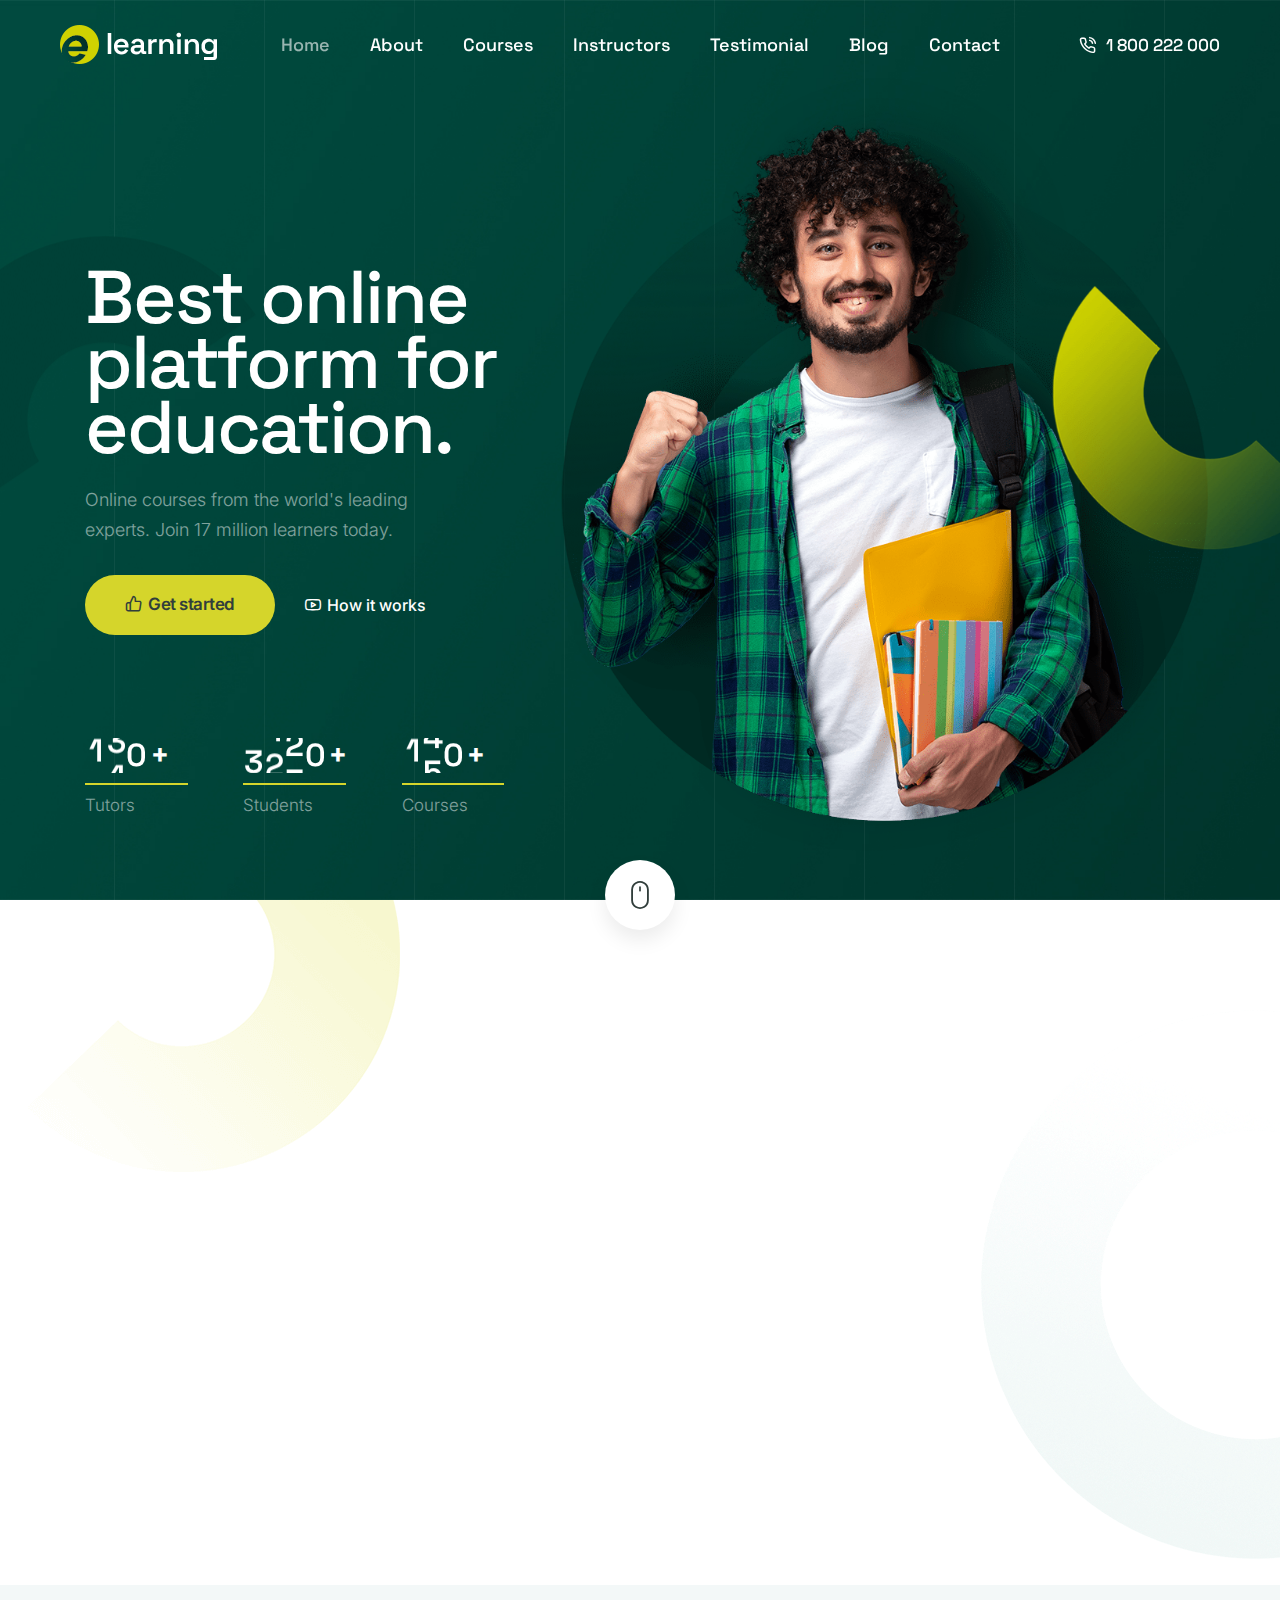
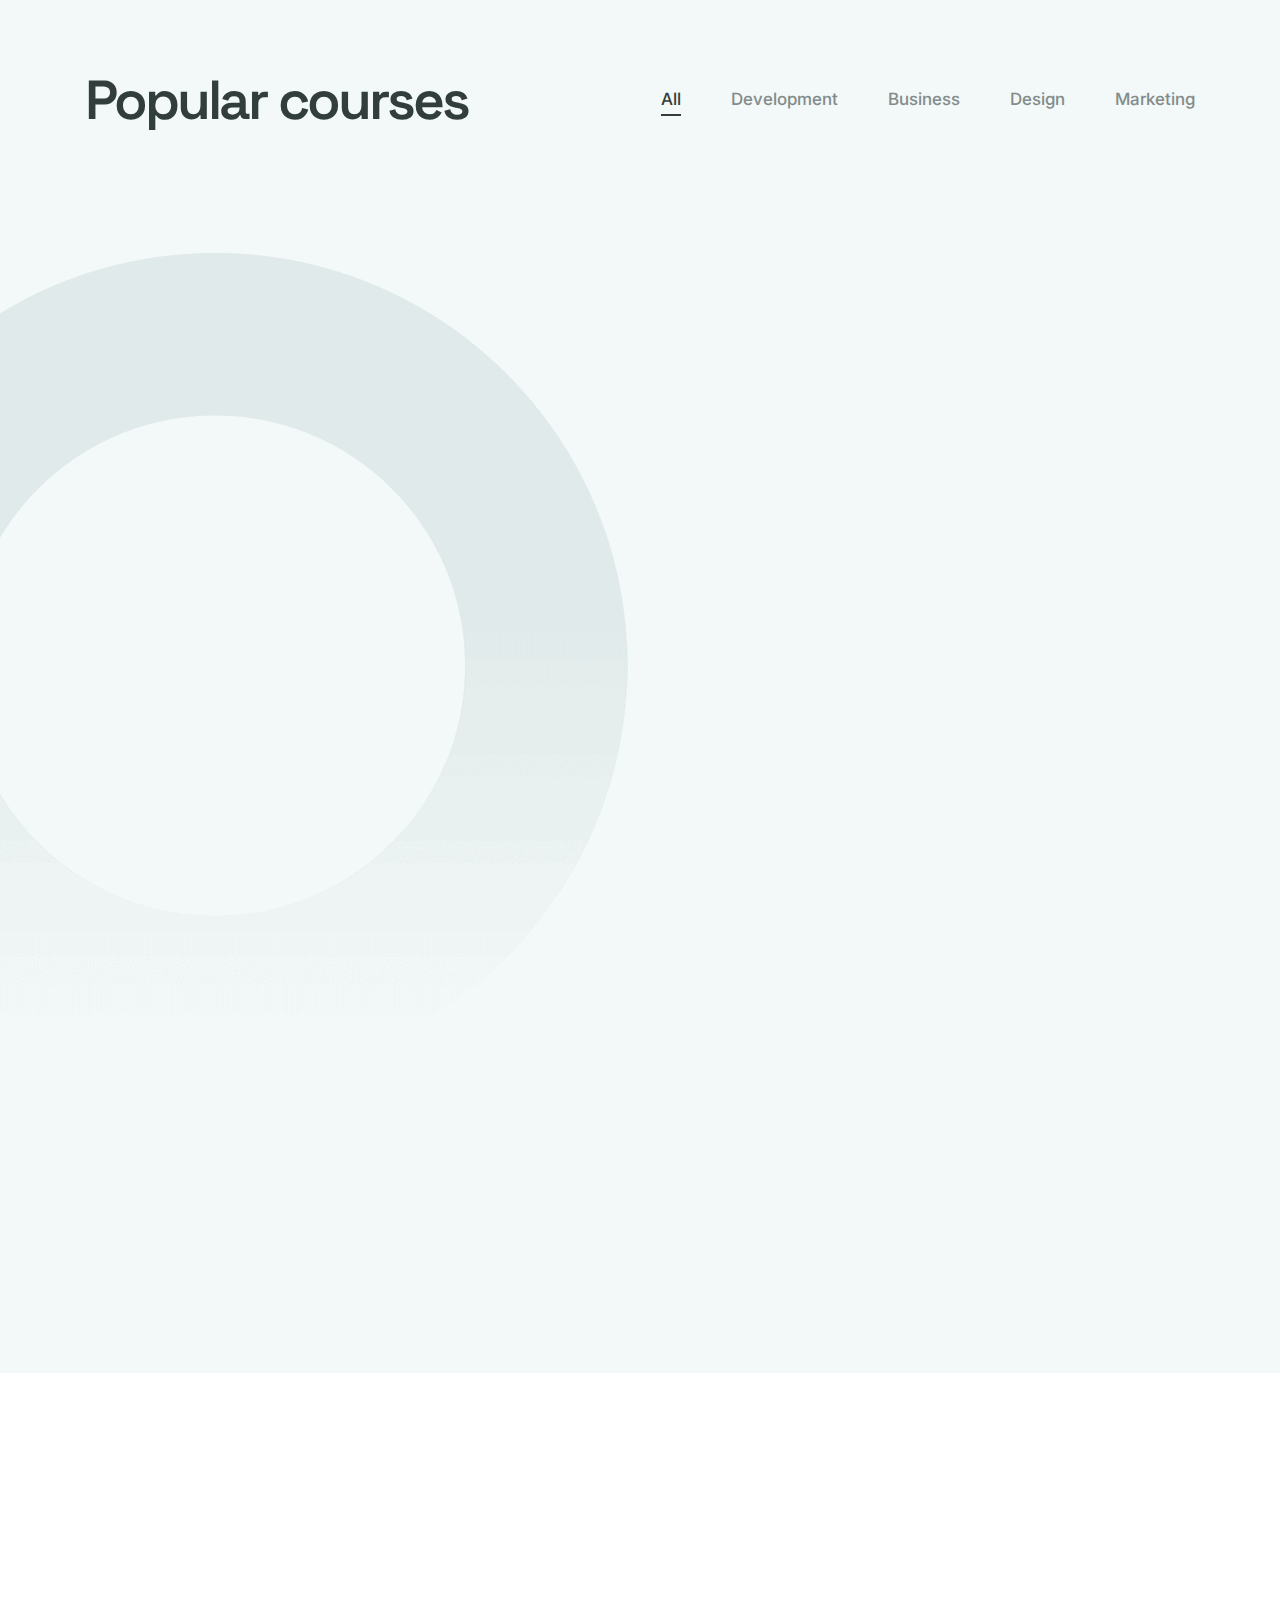
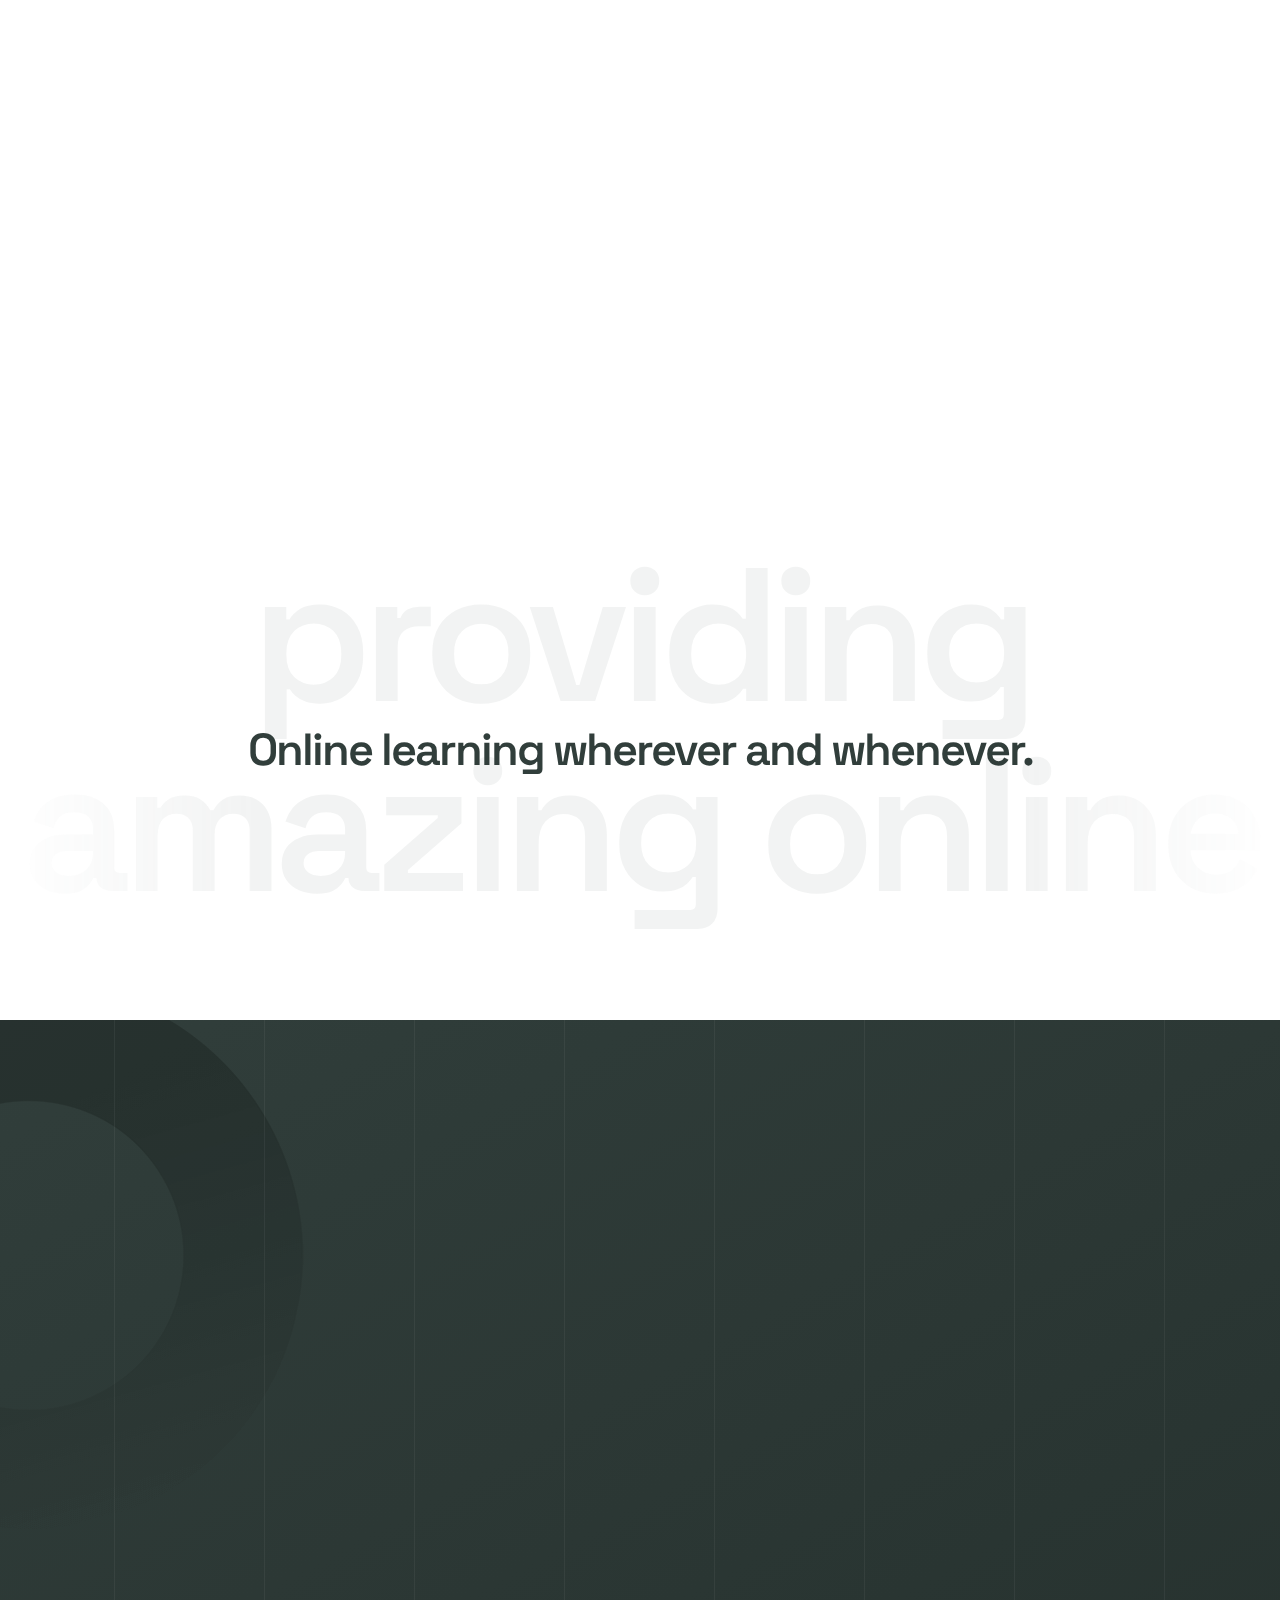
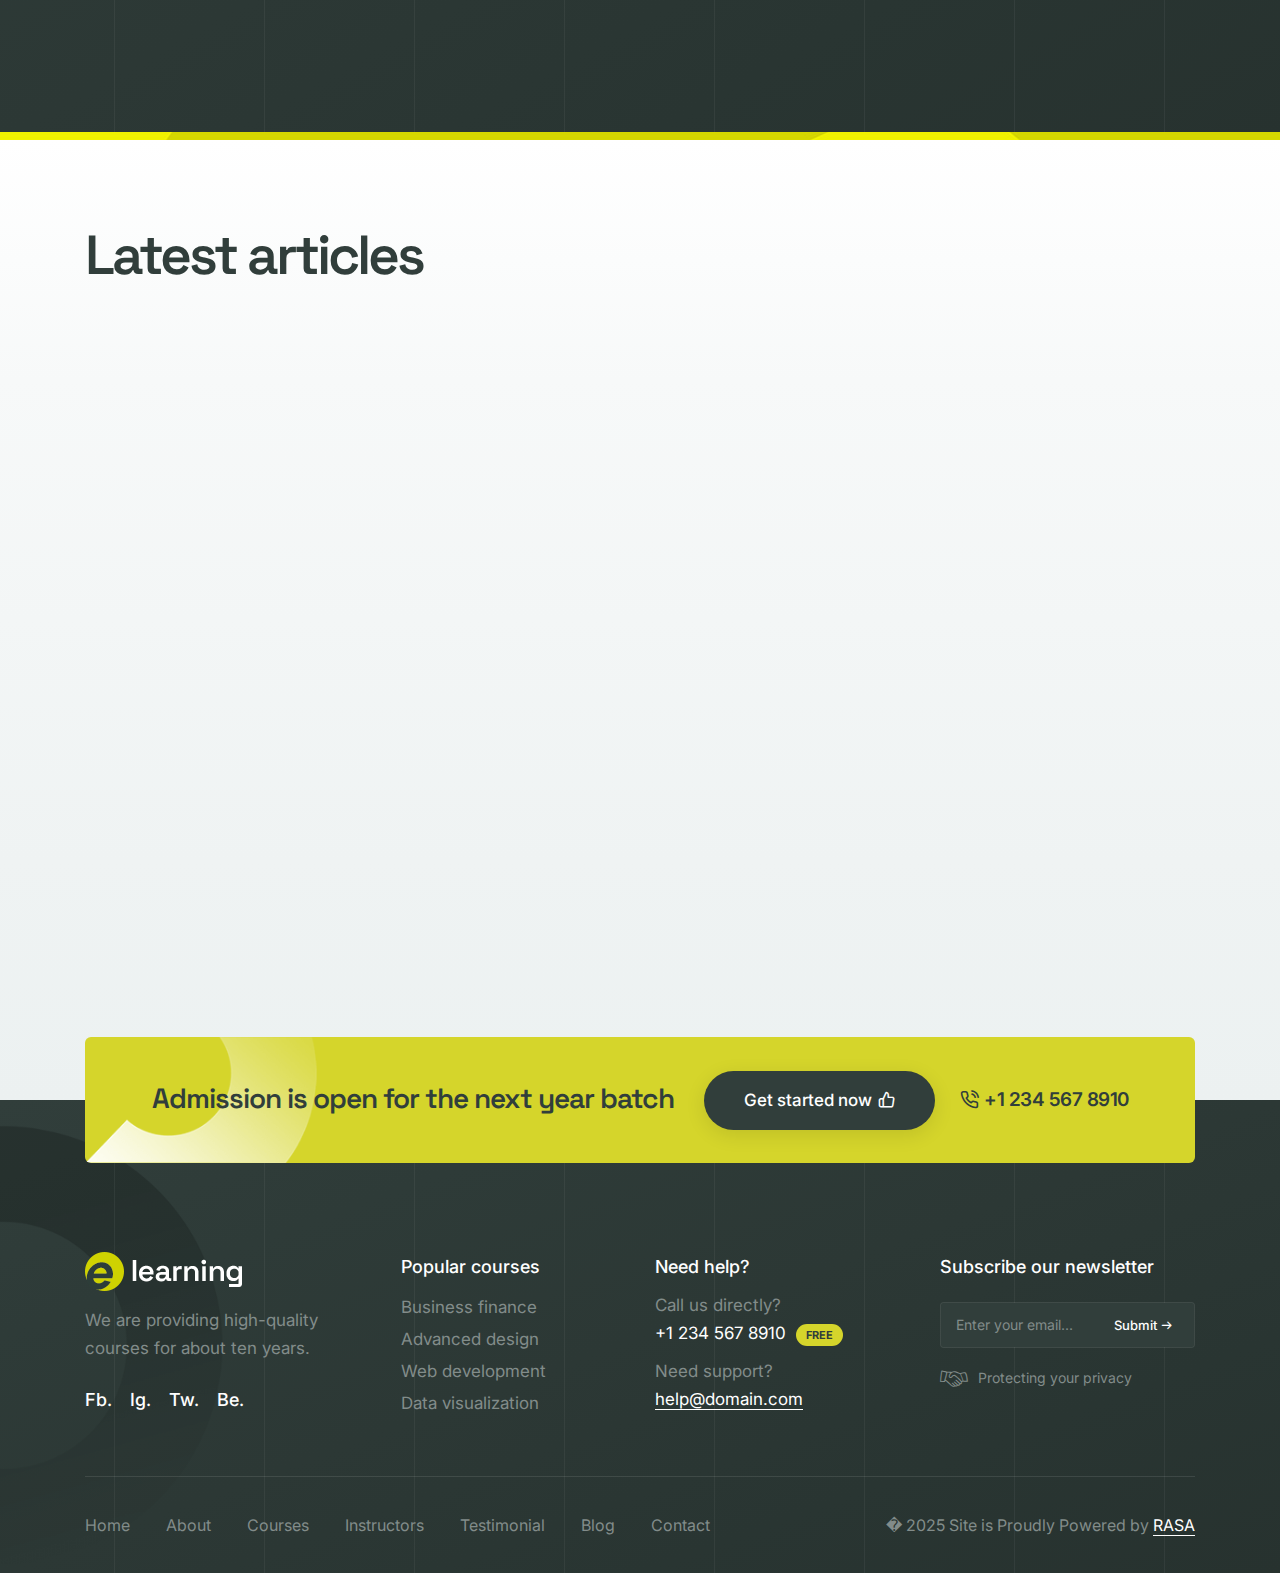
<file: index.html>
<!DOCTYPE html>
<html class="no-js" lang="en">
<head>
    <title>RASA - Research Academy of Science & Astronomy</title>
    <meta charset="utf-8">
    <meta http-equiv="X-UA-Compatible" content="IE=edge">
    <meta name="author" content="RASA">
    <meta name="viewport" content="width=device-width,initial-scale=1.0">
    <meta name="description" content="Elevate your online presence with Crafto - a modern, versatile, multipurpose Bootstrap 5 responsive HTML5, SCSS template using highly creative 56+ ready demos.">
    <!-- favicon icon -->
    <link rel="shortcut icon" href="images/favicon.png">
    <link rel="apple-touch-icon" href="images/apple-touch-icon-57x57.png">
    <link rel="apple-touch-icon" sizes="72x72" href="images/apple-touch-icon-72x72.png">
    <link rel="apple-touch-icon" sizes="114x114" href="images/apple-touch-icon-114x114.png">
    <!-- google fonts preconnect -->
    <link rel="preconnect" href="https://fonts.googleapis.com" crossorigin="">
    <link rel="preconnect" href="https://fonts.gstatic.com" crossorigin="">
    <!-- style sheets and font icons -->
    <link rel="stylesheet" href="css/vendors.min.css">
    <link rel="stylesheet" href="css/icon.min.css">
    <link rel="stylesheet" href="css/style.min.css">
    <link rel="stylesheet" href="css/responsive.min.css">
    <link rel="stylesheet" href="css/elearning.css">
</head>

<body data-mobile-nav-trigger-alignment="right" data-mobile-nav-style="modern" data-mobile-nav-bg-color="#313e3b">

    <!-- start header -->
    <header> 
        <!-- start navigation -->
        <nav class="navbar navbar-expand-lg header-transparent bg-transparent header-reverse" data-header-hover="light">
            <div class="container-fluid">
                <div class="col-auto col-lg-2 me-lg-0 me-auto">
                    <a class="navbar-brand" href="index.html">
                        <img src="images/demo-elearning-logo-white.png" data-at2x="images/demo-elearning-logo-white@2x.png" alt="" class="default-logo">
                        <img src="images/demo-elearning-logo-black.png" data-at2x="images/demo-elearning-logo-black@2x.png" alt="" class="alt-logo">
                        <img src="images/demo-elearning-logo-black.png" data-at2x="images/demo-elearning-logo-black@2x.png" alt="" class="mobile-logo"> 
                    </a>
                </div>
                <div class="col-auto menu-order position-static">
                    <button class="navbar-toggler float-start" type="button" data-bs-toggle="collapse" data-bs-target="#navbarNav" aria-controls="navbarNav" aria-label="Toggle navigation">
                        <span class="navbar-toggler-line"></span>
                        <span class="navbar-toggler-line"></span>
                        <span class="navbar-toggler-line"></span>
                        <span class="navbar-toggler-line"></span>
                    </button>
                    <div class="collapse navbar-collapse" id="navbarNav"> 
                        <ul class="navbar-nav alt-font"> 
                            <li class="nav-item"><a href="index.html" class="nav-link">Home</a></li>
                            <li class="nav-item"><a href="demo-elearning-about.html" class="nav-link">About</a></li>
                            <li class="nav-item dropdown dropdown-with-icon">
                                <a href="demo-elearning-courses.html" class="nav-link">Courses</a>
                                <i class="fa-solid fa-angle-down dropdown-toggle" id="navbarDropdownMenuLink" role="button" data-bs-toggle="dropdown" aria-expanded="false"></i>
                                <ul class="dropdown-menu" aria-labelledby="navbarDropdownMenuLink">
                                    <li>
                                        <a href="demo-elearning-courses-details.html"><i class="bi bi-laptop"></i>
                                            <div class="submenu-icon-content">
                                                <span>Development</span>
                                                <p>Develop professional skills</p>
                                            </div>
                                        </a>
                                    </li>
                                    <li>
                                        <a href="demo-elearning-courses-details.html"><i class="bi bi-briefcase"></i>
                                            <div class="submenu-icon-content">
                                                <span>Business</span>
                                                <p>Advance your business</p>
                                            </div>
                                        </a>
                                    </li>
                                    <li>
                                        <a href="demo-elearning-courses-details.html"><i class="bi bi-vector-pen"></i>
                                            <div class="submenu-icon-content">
                                                <span>Design</span>
                                                <p>Design skills & concepts</p>
                                            </div>
                                        </a>
                                    </li>
                                    <li>
                                        <a href="demo-elearning-courses-details.html"><i class="bi bi-megaphone"></i>
                                            <div class="submenu-icon-content">
                                                <span>Marketing</span>
                                                <p>New age marketing skills</p>
                                            </div>
                                        </a>
                                    </li>
                                </ul>
                            </li>
                            <li class="nav-item"><a href="demo-elearning-instructors.html" class="nav-link">Instructors</a></li>
                            <li class="nav-item"><a href="demo-elearning-testimonial.html" class="nav-link">Testimonial</a></li>
                            <li class="nav-item"><a href="demo-elearning-blog.html" class="nav-link">Blog</a></li>
                            <li class="nav-item"><a href="demo-elearning-contact.html" class="nav-link">Contact</a></li>
                        </ul>
                    </div>
                </div>
                <div class="col-auto col-lg-2 text-end d-none d-sm-flex">
                    <div class="header-icon">
                        <div><div class="alt-font fw-500 lg-fs-15"><a href="tel:1800222000" class="widget-text text-white-hover"><i class="feather icon-feather-phone-call me-10px lg-me-5px"></i>1 800 222 000</a></div></div>
                    </div>  
                </div>
            </div>
        </nav>
        <!-- end navigation -->
    </header>
    <!-- end header --> 
    <!-- start section -->
    <section class="p-0 overflow-hidden bg-dark-gray full-screen ipad-top-space-margin md-h-auto position-relative md-pb-70px sm-pb-40px cover-background" style="background-image: url('images/demo-elearning-hero-bg.jpg')">
        <div class="background-position-center-top h-100 w-100 position-absolute left-0px top-0" style="background-image: url('images/vertical-line-bg-small.svg')"></div>
        <div id="particles-style-01" class="h-100 position-absolute left-0px top-0 w-100"></div> 
        <div class="position-absolute left-minus-80px top-25" data-bottom-top="transform: translateY(-80px)" data-top-bottom="transform: translateY(80px)">
            <img src="images/demo-elearning-01.png" alt="">
        </div>
        <div class="container h-100">
            <div class="row align-items-center justify-content-center h-100">
                <div class="col-xl-5 col-lg-6 col-md-12 text-white text-center text-lg-start position-relative z-index-1 d-flex flex-column justify-content-center h-100 md-mt-50px md-mb-20px xs-mb-10px" data-anime="{ " el":="" "childs",="" "opacity":="" [0,="" 1],="" "rotatey":="" [90,="" 0],="" "rotatez":="" [-10,="" "translatey":="" [80,="" "translatez":="" [50,="" "staggervalue":="" 200,="" "duration":="" 600,="" "delay":="" 100,="" "easing":="" "easeoutcirc"="" }"="">
                    <span class="alt-font fs-75 lh-65 sm-fs-60 fw-500 mb-25px ls-minus-2px">Best online platform for education.</span>
                    <div class="mb-30px w-80 md-w-60 sm-w-100 d-block mx-auto mx-lg-0 overflow-hidden">
                        <span class="fs-18 fw-300 opacity-5 d-inline-block">Online courses from the world's leading experts. Join 17 million learners today.</span>
                    </div>
                    <div class="overflow-hidden">
                        <a href="demo-elearning-contact.html" class="btn btn-extra-large btn-base-color btn-rounded btn-switch-text fw-600 d-inline-block me-25px sm-me-10px align-middle left-icon">
                            <span>
                                <span><i class="feather icon-feather-thumbs-up"></i></span>
                                <span class="btn-double-text ls-minus-05px" data-text="Get started">Get started</span>
                            </span>
                        </a>
                        <a href="https://www.youtube.com/watch?v=cfXHhfNy7tU" class="btn btn-link btn-hover-animation-switch btn-extra-large text-white popup-youtube btn-icon-left">
                            <span>
                                <span class="btn-text">How it works</span>
                                <span class="btn-icon"><i class="feather icon-feather-youtube"></i></span>
                                <span class="btn-icon"><i class="feather icon-feather-youtube"></i></span>
                            </span> 
                        </a>
                    </div>
                    <div class="row row-cols-3 justify-content-center counter-style-04 w-100 md-w-auto position-absolute lg-position-relative bottom-80px lg-bottom-0px lg-mt-50px">
                        <!-- start counter item -->
                        <div class="col text-center text-lg-start">
                            <h5 class="vertical-counter d-inline-flex alt-font text-white fw-600 mb-10px" data-text="+" data-to="260"></h5>
                            <div class="divider-style-03 divider-style-03-01 border-2 border-color-base-color mb-5px w-80 xs-w-90 md-mx-auto"></div>
                            <span class="fw-300 text-white opacity-5">Tutors</span>
                        </div>
                        <!-- end counter item -->
                        <!-- start counter item -->
                        <div class="col text-center text-lg-start">
                            <h5 class="vertical-counter d-inline-flex alt-font text-white fw-600 mb-10px" data-text="+" data-to="5340"></h5>
                            <div class="divider-style-03 divider-style-03-01 border-2 border-color-base-color mb-5px w-80 xs-w-90 md-mx-auto"></div>
                            <span class="fw-300 text-white opacity-5">Students</span>
                        </div>
                        <!-- end counter item -->
                        <!-- start counter item -->
                        <div class="col text-center text-lg-start">
                            <h5 class="vertical-counter d-inline-flex alt-font text-white fw-600 mb-10px" data-text="+" data-to="280"></h5>
                            <div class="divider-style-03 divider-style-03-01 border-2 border-color-base-color mb-5px w-80 xs-w-90 md-mx-auto"></div>
                            <span class="fw-300 text-white opacity-5">Courses</span>
                        </div>
                        <!-- end counter item -->
                    </div>
                </div>
                <div class="col-xl-7 col-lg-6 pt-30px lg-pt-0">
                    <div class="position-relative outside-box-right-10 md-outside-box-right-0 atropos" data-atropos="">
                        <div class="atropos-scale">
                            <div class="atropos-rotate">
                                <div class="atropos-inner text-center w-100">
                                    <div data-atropos-offset="-1" class="position-absolute left-0px right-0px">
                                        <img src="images/demo-elearning-hero-banner-01.png" alt="">
                                    </div>
                                    <img data-atropos-offset="1" class="position-relative z-index-9 animation-float" src="images/demo-elearning-hero-banner-02.png" alt="">
                                </div> 
                            </div>
                        </div>
                    </div>
                </div>
            </div> 
        </div>
    </section>
    <!-- end section -->
    <!-- start section -->
    <section id="down-section" class="background-position-left-top background-no-repeat position-relative" style="background-image: url('images/demo-elearning-02.png')">
        <div class="position-absolute right-0px top-30px" data-bottom-top="transform: translateY(80px)" data-top-bottom="transform: translateY(-80px)">
            <img src="images/demo-elearning-04.png" alt="">
        </div>
        <div class="container">
            <div class="text-center position-absolute top-minus-40px left-0px right-0px z-index-1 d-none d-md-inline-block" data-anime="{ " opacity":="" [0,="" 1],="" "translate":="" 0],="" "staggervalue":="" 100,="" "easing":="" "easeoutquad"="" }"="">
                <a href="#down-section" class="d-block section-link">
                    <div class="d-flex justify-content-center align-items-center mx-auto box-shadow-medium-bottom rounded-circle h-70px w-70px text-dark-gray bg-white">
                        <i class="bi bi-mouse icon-very-medium lh-0px"></i>
                    </div>
                </a>
            </div>
            <div class="row justify-content-center">                    
                <div class="col-lg-5 col-md-10 position-relative md-mb-40px sm-mb-25px" data-anime="{ " opacity":="" [0,1],="" "duration":="" 600,="" "delay":100,="" "staggervalue":="" 300,="" "easing":="" "easeoutquad"="" }"="">
                    <div class="icon-with-text-style-08 mb-20px">
                        <div class="feature-box feature-box-left-icon-middle">
                            <div class="feature-box-icon feature-box-icon-rounded w-55px h-55px rounded-circle bg-yellow me-15px">
                                <i class="bi bi-award d-inline-block icon-extra-medium text-dark-gray"></i> 
                            </div>
                            <div class="feature-box-content last-paragraph-no-margin">
                                <span class="d-inline-block alt-font fs-19 fw-500 ls-minus-05px text-dark-gray">Guaranteed and certified</span>
                            </div>
                        </div>
                    </div>
                    <h2 class="alt-font text-dark-gray fw-600 ls-minus-3px mx-auto">Online learning wherever and whenever.</h2>
                    <a href="demo-elearning-about.html" class="btn btn-large btn-dark-gray btn-box-shadow btn-rounded btn-switch-text">
                        <span>
                            <span class="btn-double-text" data-text="Learn more">Learn more</span>
                            <span><i class="fa-solid fa-arrow-right"></i></span>
                        </span>
                    </a>
                    <div class="d-flex align-items-center fw-500 text-dark-gray w-100 position-absolute md-position-relative bottom-0 left-minus-5px md-mt-15px"><img src="images/demo-elearning-03.png" alt=""><span class="d-inline-block position-relative lh-24">Online courses from <a href="demo-elearning-instructors.html" class="fw-600 text-decoration-line-bottom text-dark-gray ">experts.</a></span></div>
                </div>
                <div class="col-xl-6 col-lg-7 col-md-10 offset-xl-1 position-relative mt-minus-1">
                    <div class="row row-cols-auto row-cols-sm-2" data-anime="{ " el":="" "childs",="" "translatex":="" [30,="" 0],="" "translatey":="" "opacity":="" [0,1],="" "duration":="" 600,="" "delay":100,="" "staggervalue":="" 300,="" "easing":="" "easeoutquad"="" }"="">
                        <!-- start features box item -->
                        <div class="col align-self-start">
                            <div class="feature-box text-start ps-30px pe-30px xl-pe-5px sm-pe-0">
                                <div class="feature-box-icon position-absolute left-0px top-0px">
                                    <h2 class="alt-font fs-100 fw-700 ls-minus-1px opacity-1 mb-0">01</h2>
                                </div>
                                <div class="feature-box-content last-paragraph-no-margin pt-30 md-pt-21 sm-pt-40px">
                                    <span class="text-dark-gray fs-20 d-inline-block fw-600 mb-5px">Flexible schedule</span>
                                    <p>eLearning allows learners to quickly and more easily complete their training.</p>
                                    <span class="w-60px h-3px bg-yellow d-inline-block"></span>
                                </div>
                            </div>
                        </div>
                        <!-- end features box item -->
                        <!-- start features box item -->
                        <div class="col align-self-end mt-25 xs-mt-30px">
                            <div class="feature-box text-start ps-30px pe-30px xl-pe-5px sm-pe-0">
                                <div class="feature-box-icon position-absolute left-0px top-0px">
                                    <h2 class="alt-font fs-100 fw-700 ls-minus-1px opacity-1 mb-0">02</h2>
                                </div>
                                <div class="feature-box-content last-paragraph-no-margin pt-30 md-pt-21 sm-pt-40px">
                                    <span class="text-dark-gray fs-20 d-inline-block fw-600 mb-5px">Pocket friendly</span>
                                    <p>eLearning allows learners to quickly and more easily complete their training.</p>
                                    <span class="w-60px h-3px bg-yellow d-inline-block"></span>
                                </div>
                            </div>
                        </div>
                        <!-- end features box item -->
                        <!-- start features box item -->
                        <div class="col align-self-start mt-minus-12 xs-mt-30px">
                            <div class="feature-box text-start ps-30px pe-30px xl-pe-5px sm-pe-0">
                                <div class="feature-box-icon position-absolute left-0px top-0px">
                                    <h2 class="alt-font fs-100 fw-700 ls-minus-1px opacity-1 mb-0">03</h2>
                                </div>
                                <div class="feature-box-content last-paragraph-no-margin pt-30 md-pt-21 sm-pt-40px">
                                    <span class="text-dark-gray fs-20 d-inline-block fw-600 mb-5px">Expert Instructor</span>
                                    <p>eLearning allows learners to quickly and more easily complete their training.</p>
                                    <span class="w-60px h-3px bg-yellow d-inline-block"></span>
                                </div>
                            </div>
                        </div>
                        <!-- end features box item -->
                    </div>
                </div>
            </div>
        </div>
    </section>
    <!-- end section -->
    <!-- start section -->
    <section class="bg-tranquil position-relative">
        <div class="position-absolute left-minus-200px top-25" data-bottom-top="transform: translateY(-80px)" data-top-bottom="transform: translateY(80px)">
            <img src="images/demo-elearning-bg-04.png" alt="">
        </div>
        <div class="container">
            <div class="row align-items-center mb-4">
                <div class="col-xl-5 lg-mb-30px text-center text-xl-start">
                    <h2 class="alt-font text-dark-gray fw-600 ls-minus-3px mb-0">Popular courses</h2>
                </div>
                <div class="col-xl-7 tab-style-04 text-center text-xl-end">
                    <!-- filter navigation -->
                    <ul class="portfolio-filter fw-500 nav nav-tabs justify-content-center justify-content-xl-end border-0">
                        <li class="nav active"><a data-filter="*" href="#">All</a></li>
                        <li class="nav"><a data-filter=".development" href="#">Development</a></li>
                        <li class="nav"><a data-filter=".business" href="#">Business</a></li>
                        <li class="nav"><a data-filter=".design" href="#">Design</a></li>
                        <li class="nav"><a data-filter=".marketing" href="#">Marketing</a></li>
                    </ul>
                    <!-- end filter navigation --> 
                </div>
            </div> 
            <div class="row" data-anime="{ " translatey":="" [50,="" 0],="" "opacity":="" [0,1],="" "duration":="" 1200,="" "delay":="" 0,="" "staggervalue":="" 150,="" "easing":="" "easeoutquad"="" }"="">
                <div class="col-12 filter-content p-md-0">
                    <ul class="portfolio-wrapper grid-loading grid grid-3col xxl-grid-3col xl-grid-3col lg-grid-2col md-grid-2col sm-grid-1col xs-grid-1col gutter-extra-large">
                        <li class="grid-sizer"></li>
                        <!-- start portfolio item -->
                        <li class="grid-item design transition-inner-all">
                            <div class="services-box-style-06 border-radius-6px hover-box overflow-hidden box-shadow-large">
                                <div class="image">
                                    <a href="demo-elearning-courses-details.html">
                                        <img src="images/demo-elearning-courses-01.jpg" alt="">
                                    </a>
                                </div> 
                                <div class="bg-white position-relative">
                                    <div class="bg-dark-gray w-80px h-80px md-w-75px md-h-75px rounded-circle d-flex justify-content-center align-items-center fw-500 text-white fs-20 position-absolute right-30px top-minus-40px">$55</div>
                                    <div class="ps-35px pe-35px pt-30px pb-30px xl-ps-25px xl-pe-25px border-bottom border-color-transparent-dark-very-light">
                                        <span class="d-block mb-10px"><a href="demo-elearning-courses.html" class="text-dark-gray text-uppercase fs-15 fw-600 services-text">Design</a><span class="fs-16">Matthew taylor</span></span>
                                        <div class="d-flex align-items-center mb-5px">
                                            <a href="demo-elearning-courses-details.html" class="text-dark-gray fw-600 fs-19 md-fs-18 lh-28 w-90">Business accounting and taxation fundamental</a>
                                        </div>
                                        <div class="d-flex align-items-center">
                                            <div class="d-inline-block me-auto">
                                                <div class="review-star-icon float-start">
                                                    <i class="bi bi-star-fill"></i><i class="bi bi-star-fill"></i><i class="bi bi-star-fill"></i><i class="bi bi-star-fill"></i><i class="bi bi-star-fill"></i>
                                                </div>
                                                <div class="fs-15 float-start ms-5px position-relative top-2px">(20 Reviews)</div>
                                            </div>
                                        </div>
                                    </div> 
                                    <div class="d-flex justify-content-center align-items-center ps-35px pe-35px xl-ps-20px xl-pe-20px pt-15px pb-20px">
                                        <div class="me-auto">
                                            <i class="feather icon-feather-clipboard text-dark-gray d-inline-block me-5px"></i><span class="fs-16 text-dark-gray fw-500">10 Lessons</span>
                                        </div>
                                        <div class="d-flex align-items-center">
                                            <i class="feather icon-feather-users text-dark-gray d-inline-block me-5px"></i><span class="fs-16 text-dark-gray fw-500">18 Students</span>
                                        </div>  
                                    </div>
                                </div>
                            </div>
                        </li>
                        <!-- end portfolio item -->
                        <!-- start portfolio item -->
                        <li class="grid-item business marketing transition-inner-all">
                            <div class="services-box-style-06 border-radius-6px hover-box overflow-hidden box-shadow-large">
                                <div class="image">
                                    <a href="demo-elearning-courses-details.html">
                                        <img src="images/demo-elearning-courses-02.jpg" alt="">
                                    </a>
                                </div> 
                                <div class="bg-white position-relative">
                                    <div class="bg-dark-gray w-80px h-80px md-w-75px md-h-75px rounded-circle d-flex justify-content-center align-items-center fw-500 text-white fs-20 position-absolute right-30px top-minus-40px">$65</div>
                                    <div class="ps-35px pe-35px pt-30px pb-30px xl-ps-25px xl-pe-25px border-bottom border-color-transparent-dark-very-light">
                                        <span class="d-block mb-10px"><a href="demo-elearning-courses.html" class="text-dark-gray text-uppercase fs-15 fw-600 services-text">Finance</a><span class="fs-16">Leonel mooney</span></span>
                                        <div class="d-flex align-items-center mb-5px">
                                            <a href="demo-elearning-courses-details.html" class="text-dark-gray fw-600 fs-19 md-fs-18 lh-28 w-90">Finance fundamentals of management and planning</a>
                                        </div>
                                        <div class="d-flex align-items-center">
                                            <div class="d-inline-block me-auto">
                                                <div class="review-star-icon float-start">
                                                    <i class="bi bi-star-fill"></i><i class="bi bi-star-fill"></i><i class="bi bi-star-fill"></i><i class="bi bi-star-fill"></i><i class="bi bi-star-fill"></i>
                                                </div>
                                                <div class="fs-15 float-start ms-5px position-relative top-2px">(39 Reviews)</div>
                                            </div>
                                        </div>
                                    </div> 
                                    <div class="d-flex justify-content-center align-items-center ps-35px pe-35px xl-ps-25px xl-pe-25px pt-15px pb-20px">
                                        <div class="me-auto">
                                            <i class="feather icon-feather-clipboard text-dark-gray d-inline-block me-5px"></i><span class="fs-16 text-dark-gray fw-500">22 Lessons</span>
                                        </div>
                                        <div>
                                            <i class="feather icon-feather-users text-dark-gray d-inline-block me-5px"></i><span class="fs-16 text-dark-gray fw-500">30 Students</span>
                                        </div>  
                                    </div>
                                </div>
                            </div>
                        </li>
                        <!-- end portfolio item -->
                        <!-- start portfolio item -->
                        <li class="grid-item development marketing transition-inner-all">
                            <div class="services-box-style-06 border-radius-6px hover-box overflow-hidden box-shadow-large">
                                <div class="image">
                                    <a href="demo-elearning-courses-details.html">
                                        <img src="images/demo-elearning-courses-03.jpg" alt="">
                                    </a>
                                </div> 
                                <div class="bg-white position-relative">
                                    <div class="bg-dark-gray w-80px h-80px md-w-75px md-h-75px rounded-circle d-flex justify-content-center align-items-center fw-500 text-white fs-20 position-absolute right-30px top-minus-40px">$80</div>
                                    <div class="ps-35px pe-35px pt-30px pb-30px xl-ps-25px xl-pe-25px border-bottom border-color-transparent-dark-very-light">
                                        <span class="d-block mb-10px"><a href="demo-elearning-courses.html" class="text-dark-gray text-uppercase fs-15 fw-600 services-text">Design</a><span class="fs-16">Herman miller</span></span>
                                        <div class="d-flex align-items-center mb-5px">
                                            <a href="demo-elearning-courses-details.html" class="text-dark-gray fw-600 fs-19 md-fs-18 lh-28 w-90">Introduction to application design and development</a>
                                        </div>
                                        <div class="d-flex align-items-center">
                                            <div class="d-inline-block me-auto">
                                                <div class="review-star-icon float-start">
                                                    <i class="bi bi-star-fill"></i><i class="bi bi-star-fill"></i><i class="bi bi-star-fill"></i><i class="bi bi-star-fill"></i><i class="bi bi-star-fill"></i>
                                                </div>
                                                <div class="fs-15 float-start ms-5px position-relative top-2px">(55 Reviews)</div>
                                            </div>
                                        </div>
                                    </div> 
                                    <div class="d-flex justify-content-center align-items-center ps-35px pe-35px xl-ps-25px xl-pe-25px pt-15px pb-20px">
                                        <div class="me-auto">
                                            <i class="feather icon-feather-clipboard text-dark-gray d-inline-block me-5px"></i><span class="fs-16 text-dark-gray fw-500">15 Lessons</span>
                                        </div>
                                        <div>
                                            <i class="feather icon-feather-users text-dark-gray d-inline-block me-5px"></i><span class="fs-16 text-dark-gray fw-500">55 Students</span>
                                        </div>  
                                    </div>
                                </div>
                            </div>
                        </li>
                        <!-- end portfolio item -->
                        <!-- start portfolio item -->
                        <li class="grid-item business design transition-inner-all">
                            <div class="services-box-style-06 border-radius-6px hover-box overflow-hidden box-shadow-large">
                                <div class="image">
                                    <a href="demo-elearning-courses-details.html">
                                        <img src="images/demo-elearning-courses-04.jpg" alt="">
                                    </a>
                                </div> 
                                <div class="bg-white position-relative">
                                    <div class="bg-dark-gray w-80px h-80px md-w-75px md-h-75px rounded-circle d-flex justify-content-center align-items-center fw-500 text-white fs-20 position-absolute right-30px top-minus-40px">$60</div>
                                    <div class="ps-35px pe-35px pt-30px pb-30px xl-ps-25px xl-pe-25px border-bottom border-color-transparent-dark-very-light">
                                        <span class="d-block mb-10px"><a href="demo-elearning-courses.html" class="text-dark-gray text-uppercase fs-15 fw-600 services-text">Medicine</a><span class="fs-16">Shoko mugikura</span></span>
                                        <div class="d-flex align-items-center mb-5px">
                                            <a href="demo-elearning-courses-details.html" class="text-dark-gray fw-600 fs-19 md-fs-18 lh-28 w-90">Genetic testing and sequencing technique</a>
                                        </div>
                                        <div class="d-flex align-items-center">
                                            <div class="d-inline-block me-auto">
                                                <div class="review-star-icon float-start">
                                                    <i class="bi bi-star-fill"></i><i class="bi bi-star-fill"></i><i class="bi bi-star-fill"></i><i class="bi bi-star-fill"></i><i class="bi bi-star-fill"></i>
                                                </div>
                                                <div class="fs-15 float-start ms-5px position-relative top-2px">(42 Reviews)</div>
                                            </div>
                                        </div>
                                    </div> 
                                    <div class="d-flex justify-content-center align-items-center ps-35px pe-35px xl-ps-25px xl-pe-25px pt-15px pb-20px">
                                        <div class="me-auto">
                                            <i class="feather icon-feather-clipboard text-dark-gray d-inline-block me-5px"></i><span class="fs-16 text-dark-gray fw-500">10 Lessons</span>
                                        </div>
                                        <div>
                                            <i class="feather icon-feather-users text-dark-gray d-inline-block me-5px"></i><span class="fs-16 text-dark-gray fw-500">34 Students</span>
                                        </div>  
                                    </div>
                                </div>
                            </div>
                        </li>
                        <!-- end portfolio item -->
                        <!-- start portfolio item -->
                        <li class="grid-item development design transition-inner-all">
                            <div class="services-box-style-06 border-radius-6px hover-box overflow-hidden box-shadow-large">
                                <div class="image">
                                    <a href="demo-elearning-courses-details.html">
                                        <img src="images/demo-elearning-courses-05.jpg" alt="">
                                    </a>
                                </div> 
                                <div class="bg-white position-relative">
                                    <div class="bg-dark-gray w-80px h-80px md-w-75px md-h-75px rounded-circle d-flex justify-content-center align-items-center fw-500 text-white fs-20 position-absolute right-30px top-minus-40px">$70</div>
                                    <div class="ps-35px pe-35px pt-30px pb-30px xl-ps-25px xl-pe-25px border-bottom border-color-transparent-dark-very-light">
                                        <span class="d-block mb-10px"><a href="demo-elearning-courses.html" class="text-dark-gray text-uppercase fs-15 fw-600 services-text">Design</a><span class="fs-16">Alexa harvard</span></span>
                                        <div class="d-flex align-items-center mb-5px">
                                            <a href="demo-elearning-courses-details.html" class="text-dark-gray fw-600 fs-19 md-fs-18 lh-28 w-90">Introduction to web design and visualization</a>
                                        </div>
                                        <div class="d-flex align-items-center">
                                            <div class="d-inline-block me-auto">
                                                <div class="review-star-icon float-start">
                                                    <i class="bi bi-star-fill"></i><i class="bi bi-star-fill"></i><i class="bi bi-star-fill"></i><i class="bi bi-star-fill"></i><i class="bi bi-star-fill"></i>
                                                </div>
                                                <div class="fs-15 float-start ms-5px position-relative top-2px">(56 Reviews)</div>
                                            </div>
                                        </div>
                                    </div> 
                                    <div class="d-flex justify-content-center align-items-center ps-35px pe-35px xl-ps-25px xl-pe-25px pt-15px pb-20px">
                                        <div class="me-auto">
                                            <i class="feather icon-feather-clipboard text-dark-gray d-inline-block me-5px"></i><span class="fs-16 text-dark-gray fw-500">20 Lessons</span>
                                        </div>
                                        <div>
                                            <i class="feather icon-feather-users text-dark-gray d-inline-block me-5px"></i><span class="fs-16 text-dark-gray fw-500">59 Students</span>
                                        </div>  
                                    </div>
                                </div>
                            </div>
                        </li>
                        <!-- end portfolio item -->
                        <!-- start portfolio item -->
                        <li class="grid-item development business marketing transition-inner-all">
                            <div class="services-box-style-06 border-radius-6px hover-box overflow-hidden box-shadow-large">
                                <div class="image">
                                    <a href="demo-elearning-courses-details.html">
                                        <img src="images/demo-elearning-courses-06.jpg" alt="">
                                    </a>
                                </div> 
                                <div class="bg-white position-relative">
                                    <div class="bg-dark-gray w-80px h-80px md-w-75px md-h-75px rounded-circle d-flex justify-content-center align-items-center fw-500 text-white fs-20 position-absolute right-30px top-minus-40px">$45</div>
                                    <div class="ps-35px pe-35px pt-30px pb-30px xl-ps-25px xl-pe-25px border-bottom border-color-transparent-dark-very-light">
                                        <span class="d-block mb-10px"><a href="demo-elearning-courses.html" class="text-dark-gray text-uppercase fs-15 fw-600 services-text">Business</a><span class="fs-16">Leonel mooney</span></span>
                                        <div class="d-flex align-items-center mb-5px">
                                            <a href="demo-elearning-courses-details.html" class="text-dark-gray fw-600 fs-19 md-fs-18 lh-28 w-90">Improve your english vocabulary and language</a>
                                        </div>
                                        <div class="d-flex align-items-center">
                                            <div class="d-inline-block me-auto">
                                                <div class="review-star-icon float-start">
                                                    <i class="bi bi-star-fill"></i><i class="bi bi-star-fill"></i><i class="bi bi-star-fill"></i><i class="bi bi-star-fill"></i><i class="bi bi-star-fill"></i>
                                                </div>
                                                <div class="fs-15 float-start ms-5px position-relative top-2px">(76 Reviews)</div>
                                            </div>
                                        </div>
                                    </div> 
                                    <div class="d-flex justify-content-center align-items-center ps-35px pe-35px xl-ps-25px xl-pe-25px pt-15px pb-20px">
                                        <div class="me-auto">
                                            <i class="feather icon-feather-clipboard text-dark-gray d-inline-block me-5px"></i><span class="fs-16 text-dark-gray fw-500">18 Lessons</span>
                                        </div>
                                        <div>
                                            <i class="feather icon-feather-users text-dark-gray d-inline-block me-5px"></i><span class="fs-16 text-dark-gray fw-500">80 Students</span>
                                        </div>  
                                    </div>
                                </div>
                            </div>
                        </li>
                        <!-- end portfolio item --> 
                    </ul>
                </div>
            </div>
            <div class="row justify-content-center" data-anime="{ " opacity":="" [0,="" 1],="" "translate":="" 0],="" "staggervalue":="" 100,="" "easing":="" "easeoutquad"="" }"="">
                <div class="col-12 text-center mt-5"> 
                    <span class="fs-20 text-dark-gray fw-500 ls-minus-05px">We help you find the perfect tutor. It's completely free. <a href="demo-elearning-courses.html" class="fw-600 text-dark-gray">Explore all courses<i class="fa-solid fa-arrow-right ms-5px icon-very-small"></i></a></span>
                </div>
            </div>
        </div>
    </section>
    <!-- end section -->
    <!-- start section -->
    <section class="overflow-hidden">
        <div class="container">
            <div class="row justify-content-center align-items-center">
                <div class="col-xl-7 col-lg-6 text-center md-mb-50px sm-mb-30px" data-anime="{ " el":="" "childs",="" "opacity":="" [0,="" 1],="" "duration":="" 600,="" "delay":="" 0,="" "staggervalue":="" 300,="" "easing":="" "easeoutquad"="" }"="">
                    <div class="position-relative pe-50px lg-pe-0 outside-box-left-10 md-outside-box-left-0 atropos" data-atropos="">
                        <div class="atropos-scale">
                            <div class="atropos-rotate">
                                <div class="atropos-inner text-center w-100 overflow-visible">
                                    <div data-atropos-offset="-5" class="position-absolute left-0px">
                                        <img src="images/demo-elearning-05.png" alt="">
                                    </div>
                                    <img data-atropos-offset="5" class="position-relative z-index-9" src="images/demo-elearning-06.png" alt="">
                                </div> 
                            </div>
                        </div>
                    </div>
                </div>
                <div class="col-xl-5 col-lg-6 col-md-11 position-relative" data-anime="{ " el":="" "childs",="" "translatex":="" [30,="" 0],="" "translatey":="" "opacity":="" [0,1],="" "duration":="" 600,="" "delay":="" 100,="" "staggervalue":="" 300,="" "easing":="" "easeoutquad"="" }"="">
                    <div class="icon-with-text-style-08 mb-20px">
                        <div class="feature-box feature-box-left-icon-middle">
                            <div class="feature-box-icon feature-box-icon-rounded w-55px h-55px rounded-circle bg-yellow me-15px">
                                <i class="bi bi-briefcase d-inline-block icon-extra-medium text-dark-gray"></i> 
                            </div>
                            <div class="feature-box-content last-paragraph-no-margin">
                                <span class="d-inline-block alt-font fs-19 fw-500 ls-minus-05px text-dark-gray">Premium learning experience</span>
                            </div>
                        </div>
                    </div>
                    <h2 class="alt-font text-dark-gray fw-600 ls-minus-3px mb-40px sm-mb-25px mx-auto">Providing amazing online courses.</h2>
                    <div class="accordion accordion-style-06 text-start" id="accordion-style-07">
                        <!-- start accordion item -->
                        <div class="accordion-item active-accordion">
                            <div class="accordion-header">
                                <a href="#" data-bs-toggle="collapse" data-bs-target="#accordion-style-07-01" aria-expanded="true" data-bs-parent="#accordion-style-07">
                                    <div class="accordion-title fs-18 position-relative pe-0 xs-lh-28px text-dark-gray fw-600 mb-0">Master the skills that matter to you</div>
                                </a>
                            </div>
                            <div id="accordion-style-07-01" class="accordion-collapse collapse show" data-bs-parent="#accordion-style-07">
                                <div class="accordion-body last-paragraph-no-margin">
                                    <p>Web-based training you can consume at your own pace. Courses are interactive.</p>
                                    <i class="line-icon-Address-Book icon-extra-double-large opacity-2"></i>
                                </div>
                            </div>
                        </div>
                        <!-- end accordion item -->
                        <!-- start accordion item -->
                        <div class="accordion-item">
                            <div class="accordion-header">
                                <a href="#" data-bs-toggle="collapse" data-bs-target="#accordion-style-07-02" aria-expanded="false" data-bs-parent="#accordion-style-07">
                                    <div class="accordion-title fs-18 position-relative pe-0 text-dark-gray fw-600 mb-0">Connect with effective methods</div>
                                </a>
                            </div>
                            <div id="accordion-style-07-02" class="accordion-collapse collapse" data-bs-parent="#accordion-style-07">
                                <div class="accordion-body last-paragraph-no-margin">
                                    <p>Web-based training you can consume at your own pace. Courses are interactive.</p>
                                    <i class="line-icon-Sand-watch icon-extra-double-large opacity-2"></i>
                                </div>
                            </div>
                        </div>
                        <!-- end accordion item -->
                        <!-- start accordion item -->
                        <div class="accordion-item">
                            <div class="accordion-header">
                                <a href="#" data-bs-toggle="collapse" data-bs-target="#accordion-style-07-03" aria-expanded="false" data-bs-parent="#accordion-style-07">
                                    <div class="accordion-title fs-18 position-relative pe-0 text-dark-gray fw-600 mb-0">Increase your learning skills</div>
                                </a>
                            </div>
                            <div id="accordion-style-07-03" class="accordion-collapse collapse" data-bs-parent="#accordion-style-07">
                                <div class="accordion-body last-paragraph-no-margin">
                                    <p>Web-based training you can consume at your own pace. Courses are interactive.</p>
                                    <i class="line-icon-Gear-2 icon-extra-double-large opacity-2"></i>
                                </div>
                            </div>
                        </div>
                        <!-- end accordion item -->
                    </div>
                    <a href="demo-elearning-courses.html" class="btn btn-extra-large btn-dark-gray btn-box-shadow btn-rounded btn-switch-text mt-30px">
                        <span>
                            <span class="btn-double-text" data-text="Explore courses">Explore courses</span>
                            <span><i class="fa-solid fa-arrow-right"></i></span>
                        </span>
                    </a>
                </div>
            </div>
        </div>
        <div class="container-fluid">
            <div class="row position-relative mt-40px xs-mt-20px">
                <div class="col swiper swiper-width-auto feather-shadow text-center" data-slider-options="{ " slidesperview":="" "auto",="" "spacebetween":80,="" "centeredslides":="" true,="" "speed":="" 30000,="" "loop":="" "pagination":="" {="" "el":="" ".slider-four-slide-pagination-2",="" "clickable":="" false="" },="" "allowtouchmove":="" false,="" "autoplay":="" "delay":1,="" "disableoninteraction":="" "navigation":="" "nextel":="" ".slider-four-slide-next-2",="" "prevel":="" ".slider-four-slide-prev-2"="" "keyboard":="" "enabled":="" "onlyinviewport":="" true="" "effect":="" "slide"="" }"="">
                    <div class="swiper-wrapper marquee-slide">
                        <!-- start slider item -->
                        <div class="swiper-slide">
                            <div class="fs-190 ls-minus-10px pt-10px pb-10px alt-font fw-600 opacity-1">providing amazing online</div>
                        </div>
                        <!-- end slider item -->
                        <!-- start slider item -->
                        <div class="swiper-slide">
                            <div class="fs-190 ls-minus-10px pt-10px pb-10px alt-font fw-600 opacity-1">courses bringing you</div>
                        </div>
                        <!-- end slider item -->
                        <!-- start slider item -->
                        <div class="swiper-slide">
                            <div class="fs-190 ls-minus-10px pt-10px pb-10px alt-font fw-600 opacity-1">outstanding online learning</div>
                        </div>
                        <!-- end slider item -->
                    </div> 
                </div>  
                <div class="col-12 position-absolute top-0 h-100 d-flex justify-content-center align-items-center left-0px z-index-1 text-center">
                    <h4 class="alt-font text-dark-gray fs-45 fw-600 ls-minus-2px xs-ls-minus-1px mb-0 mt-40px xs-mt-15px">Online learning wherever and whenever.</h4>
                </div>
            </div>
        </div>
    </section>
    <!-- end section -->
    <!-- start section -->
    <section class="position-relative bg-gradient-aztec-green overflow-hidden">
        <div class="position-absolute left-minus-100px top-40px" data-bottom-top="transform: translateY(-80px)" data-top-bottom="transform: translateY(80px)">
            <img src="images/demo-elearning-bg-05.png" alt="">
        </div>
        <div class="background-position-center-top h-100 w-100 position-absolute left-0px top-0" style="background-image: url('images/vertical-line-bg-small.svg')"></div>
        <div class="background-position-center-top h-8px w-100 position-absolute left-0px bottom-0" style="background-image: url('images/demo-elearning-border.jpg')"></div>
        <div class="container">
            <div class="row justify-content-center align-items-center" data-anime="{ " el":="" "childs",="" "opacity":="" [0,="" 1],="" "duration":="" 600,="" "delay":="" 0,="" "staggervalue":="" 300,="" "easing":="" "easeoutquad"="" }"="">
                <div class="col-lg-5 position-relative md-mb-50px sm-mb-25px">
                    <div class="icon-with-text-style-08 mb-20px">
                        <div class="feature-box feature-box-left-icon-middle">
                            <div class="feature-box-icon feature-box-icon-rounded w-55px h-55px rounded-circle bg-yellow me-15px">
                                <i class="bi bi-chat-quote d-inline-block icon-extra-medium text-dark-gray"></i>
                            </div>
                            <div class="feature-box-content last-paragraph-no-margin">
                                <span class="d-inline-block alt-font fs-19 ls-minus-05px text-white">Students feedback</span>
                            </div>
                        </div>
                    </div>
                    <h2 class="alt-font text-white fw-600 ls-minus-3px w-85 lg-w-100">Trusted by genius people.</h2>
                    <p class="w-80 lg-w-100 text-white opacity-4">Lorem ipsum dolor sit amet consectetur adipiscing elit venenatis dictum nec.</p>
                    <div class="d-flex align-items-center">
                        <div class="col-auto text-center border-end border-color-transparent-white-very-light border-1 me-25px pe-25px"><h2 class="alt-font lh-44 fw-600 text-white mb-0">99%</h2></div>
                        <div class="col">
                            <span class="d-block w-55 lh-26 text-white xl-w-60 lg-w-100">Student's complete course successfully.</span>
                        </div>
                    </div>
                </div>
                <div class="col-lg-7 position-relative testimonials-style-12"> 
                    <div 1="" class="swiper magic-cursor" data-slider-options="{ " slidesperview":="" 1,="" "spacebetween":="" 50,="" "loop":="" true,="" "autoplay":="" {="" "delay":="" 4000,="" "disableoninteraction":="" false="" },="" "keyboard":="" "enabled":="" "onlyinviewport":="" true="" "breakpoints":="" "1200":="" "slidesperview":="" "768":="" "320":="" "effect":="" "slide"="" "navigation":="" "nextel":="" ".swiper-button-next-nav",="" "prevel":="" ".swiper-button-previous-nav",="" "fade"="" }="" }"="">
                        <div class="swiper-wrapper pt-20px pb-20px">
                            <!-- start slider item --> 
                            <div class="swiper-slide">
                                <div class="row g-0 border-radius-6px overflow-hidden"> 
                                    <div class="col-sm-5 services-box-img xs-h-350px">
                                        <div class="h-100 cover-background" style="background-image: url(images/demo-elearning-04.jpg)"></div>
                                    </div>
                                    <div class="col-sm-7 testimonials-box bg-white p-9 sm-p-7 box-shadow-extra-large">
                                        <div class="d-inline-block bg-orange text-white border-radius-50px ps-20px pe-20px fs-15 lh-34 sm-lh-30 ls-minus-1px mb-25px align-middle">
                                            <i class="bi bi-star-fill"></i>
                                            <i class="bi bi-star-fill"></i>
                                            <i class="bi bi-star-fill"></i>
                                            <i class="bi bi-star-fill"></i>
                                            <i class="bi bi-star-fill"></i>
                                        </div>
                                        <div class="testimonials-box-content">
                                            <p class="mb-20px">Course materials were good, the mentoring approach was good and working with other people via the internet was good.</p>
                                            <div class="fs-18 lh-20 fw-600 text-dark-gray">Charlotte smith</div>
                                            <span class="fs-16 lh-20">Business owner</span>
                                        </div> 
                                    </div> 
                                </div>
                            </div>
                            <!-- end slider item -->
                            <!-- start slider item --> 
                            <div class="swiper-slide">
                                <div class="row g-0 border-radius-6px overflow-hidden"> 
                                    <div class="col-sm-5 services-box-img xs-h-350px">
                                        <div class="h-100 cover-background" style="background-image: url(images/demo-elearning-05.jpg)"></div>
                                    </div>
                                    <div class="col-sm-7 testimonials-box bg-white p-9 sm-p-7 box-shadow-extra-large">
                                        <div class="d-inline-block bg-orange text-white border-radius-50px ps-20px pe-20px fs-15 lh-34 sm-lh-30 ls-minus-1px mb-25px align-middle">
                                            <i class="bi bi-star-fill"></i>
                                            <i class="bi bi-star-fill"></i>
                                            <i class="bi bi-star-fill"></i>
                                            <i class="bi bi-star-fill"></i>
                                            <i class="bi bi-star-fill"></i>
                                        </div>
                                        <div class="testimonials-box-content">
                                            <p class="mb-20px">Course materials were good, the mentoring approach was good and working with other people via the internet was good.</p>
                                            <div class="fs-18 lh-20 fw-600 text-dark-gray">Herman miller</div>
                                            <span class="fs-16 lh-20">Behavioral science</span>
                                        </div> 
                                    </div> 
                                </div>
                            </div>
                            <!-- end slider item -->
                            <!-- start slider item --> 
                            <div class="swiper-slide">
                                <div class="row g-0 border-radius-6px overflow-hidden"> 
                                    <div class="col-sm-5 services-box-img xs-h-350px">
                                        <div class="h-100 cover-background" style="background-image: url(images/demo-elearning-06.jpg)"></div>
                                    </div>
                                    <div class="col-sm-7 testimonials-box bg-white p-9 sm-p-7 box-shadow-extra-large">
                                        <div class="d-inline-block bg-orange text-white border-radius-50px ps-20px pe-20px fs-15 lh-34 sm-lh-30 ls-minus-1px mb-25px align-middle">
                                            <i class="bi bi-star-fill"></i>
                                            <i class="bi bi-star-fill"></i>
                                            <i class="bi bi-star-fill"></i>
                                            <i class="bi bi-star-fill"></i>
                                            <i class="bi bi-star-fill"></i>
                                        </div>
                                        <div class="testimonials-box-content">
                                            <p class="mb-20px">Course materials were good, the mentoring approach was good and working with other people via the internet was good.</p>
                                            <div class="fs-18 lh-20 fw-600 text-dark-gray">Matthew taylor</div>
                                            <span class="fs-16 lh-20">Network security</span>
                                        </div> 
                                    </div> 
                                </div>
                            </div>
                            <!-- end slider item -->
                        </div>
                    </div>
                    <!-- start slider navigation -->
                    <div class="swiper-button-next-nav border-radius-100px swiper-button-next bg-white box-shadow-small"><i class="feather icon-feather-chevron-right icon-extra-medium"></i></div>
                    <div class="swiper-button-previous-nav border-radius-100px swiper-button-prev bg-white box-shadow-small"><i class="feather icon-feather-chevron-left icon-extra-medium"></i></div>
                    <!-- end slider pagination -->
                </div> 
            </div>
            <div class="row row-cols-1 row-cols-lg-5 row-cols-md-3 row-cols-sm-3 text-center justify-content-center clients-style-05 mt-6" data-anime="{ " el":="" "childs",="" "opacity":="" [0,="" 1],="" "duration":="" 600,="" "delay":="" 0,="" "staggervalue":="" 300,="" "easing":="" "easeoutquad"="" }"="">
                <!-- start client item -->
                <div class="col md-mb-40px">
                    <div class="client-box">
                        <a href="#"><img src="images/logo-walmart-white.svg" class="h-40px" alt=""></a> 
                    </div>
                </div>
                <!-- end client item -->
                <!-- start client item -->
                <div class="col md-mb-40px">
                    <div class="client-box">
                        <a href="#"><img src="images/logo-logitech-white.svg" class="h-40px" alt=""></a> 
                    </div>
                </div>
                <!-- end client item -->
                <!-- start client item -->
                <div class="col md-mb-40px">
                    <div class="client-box">
                        <a href="#"><img src="images/logo-invision-white.svg" class="h-40px" alt=""></a> 
                    </div>
                </div>
                <!-- end client item -->
                <!-- start client item -->
                <div class="col xs-mb-40px">
                    <div class="client-box">
                        <a href="#"><img src="images/logo-yahoo-white.svg" class="h-40px" alt=""></a> 
                    </div>
                </div>
                <!-- end client item -->
                <!-- start client item -->
                <div class="col">
                    <div class="client-box">
                        <a href="#"><img src="images/logo-monday-white.svg" class="h-40px" alt=""></a> 
                    </div>
                </div>
                <!-- end client item -->
            </div>
        </div>
    </section>
    <!-- end section -->
    <!-- start section -->
    <section class="bg-gradient-tranquil-white overflow-hidden position-relative overlap-height pb-5 md-pb-7 xs-pb-50px">
        <div class="container overlap-gap-section">
            <div class="row justify-content-center align-items-center mb-4 text-center text-md-start">
                <div class="col-xxl-8 col-md-7 sm-mb-10px">
                    <h2 class="alt-font text-dark-gray fw-600 ls-minus-3px mb-0">Latest articles</h2>
                </div>
                <div class="col-xxl-4 col-md-5 text-center text-md-end" data-anime="{ " translatex":="" [-50,="" 0],="" "opacity":="" [0,1],="" "duration":="" 600,="" "delay":="" 0,="" "staggervalue":="" 300,="" "easing":="" "easeoutquad"="" }"="">
                    <a href="demo-elearning-blog.html" class="btn btn-link btn-hover-animation-switch btn-extra-large text-dark-gray fw-600">
                        <span>
                            <span class="btn-text">Explore all articles</span>
                            <span class="btn-icon"><i class="fa-solid fa-arrow-right"></i></span>
                            <span class="btn-icon"><i class="fa-solid fa-arrow-right"></i></span>
                        </span> 
                    </a>
                </div>
            </div>
            <div class="row">  
                <div class="col-12">
                    <ul class="blog-masonry blog-wrapper grid-loading grid grid-3col xl-grid-3col lg-grid-3col md-grid-2col sm-grid-1col xs-grid-1col gutter-extra-large" data-anime="{ " el":="" "childs",="" "translatey":="" [50,="" 0],="" "opacity":="" [0,1],="" "duration":="" 1200,="" "delay":="" 0,="" "staggervalue":="" 150,="" "easing":="" "easeoutquad"="" }"="">
                        <li class="grid-sizer"></li>
                        <!-- start blog item -->
                        <li class="grid-item">
                            <div class="card border-0 border-radius-4px overflow-hidden box-shadow-large box-shadow-extra-large-hover">
                                <div class="card-top d-flex align-items-center">
                                    <a href="demo-elearning-blog.html"><img src="images/avtar-05.jpg" class="avtar" alt=""></a>
                                    <span class="fs-16">By <a href="demo-elearning-blog.html" class="text-dark-gray fw-600">Andy glamer</a></span>
                                    <div class="like-count ms-auto fs-14">
                                        <a href="#"><i class="fa-regular fa-heart text-red d-inline-block"></i><span class="text-dark-gray fw-600">65</span></a>
                                    </div>
                                </div>
                                <div class="blog-image position-relative overflow-hidden">
                                    <a href="demo-elearning-blog-single-simple.html"><img src="images/demo-elearning-07.jpg" alt=""></a>
                                </div>
                                <div class="card-body p-0">
                                    <div class="post-content p-11 md-p-9">
                                        <a href="demo-elearning-blog-single-simple.html" class="card-title mb-10px fw-600 fs-19 lh-28 text-dark-gray d-inline-block">How to evaluate the effective of training programs.</a>
                                        <p class="mb-0">Lorem ipsum has been industry standard dummy text ever...</p>
                                    </div>
                                </div>
                            </div>
                        </li>
                        <!-- end blog item -->
                        <!-- start blog item -->
                        <li class="grid-item">
                            <div class="card border-0 border-radius-4px overflow-hidden box-shadow-large box-shadow-extra-large-hover">
                                <div class="card-top d-flex align-items-center">
                                    <a href="demo-elearning-blog.html"><img src="images/avtar-04.jpg" class="avtar" alt=""></a>
                                    <span class="fs-16">By <a href="demo-elearning-blog.html" class="text-dark-gray fw-600">Den viliamson</a></span>
                                    <div class="like-count ms-auto fs-14">
                                        <a href="#"><i class="fa-regular fa-heart text-red d-inline-block"></i><span class="text-dark-gray fw-600">35</span></a>
                                    </div>
                                </div>
                                <div class="blog-image position-relative overflow-hidden">
                                    <a href="demo-elearning-blog-single-simple.html"><img src="images/demo-elearning-08.jpg" alt=""></a>
                                </div>
                                <div class="card-body p-0">
                                    <div class="post-content p-11 md-p-9">
                                        <a href="demo-elearning-blog-single-simple.html" class="card-title mb-10px fw-600 fs-19 lh-28 text-dark-gray d-inline-block">Experience the breathtaking views and perspectives.</a>
                                        <p class="mb-0">Lorem ipsum has been industry standard dummy text ever...</p>
                                    </div>
                                </div>
                            </div>
                        </li>
                        <!-- end blog item -->
                        <!-- start blog item -->
                        <li class="grid-item">
                            <div class="card border-0 border-radius-4px overflow-hidden box-shadow-large box-shadow-extra-large-hover">
                                <div class="card-top d-flex align-items-center">
                                    <a href="demo-elearning-blog.html"><img src="images/avtar-03.jpg" class="avtar" alt=""></a>
                                    <span class="fs-16">By <a href="demo-elearning-blog.html" class="text-dark-gray fw-600">Jones robbert</a></span>
                                    <div class="like-count ms-auto fs-14">
                                        <a href="#"><i class="fa-regular fa-heart text-red d-inline-block"></i><span class="text-dark-gray fw-600">58</span></a>
                                    </div>
                                </div>
                                <div class="blog-image position-relative overflow-hidden">
                                    <a href="demo-elearning-blog-single-simple.html"><img src="images/demo-elearning-09.jpg" alt=""></a>
                                </div>
                                <div class="card-body p-0">
                                    <div class="post-content p-11 md-p-9">
                                        <a href="demo-elearning-blog-single-simple.html" class="card-title mb-10px fw-600 fs-19 lh-28 text-dark-gray d-inline-block">Build up healthy habits and strong peaceful life.</a>
                                        <p class="mb-0">Lorem ipsum has been industry standard dummy text ever...</p>
                                    </div>
                                </div>
                            </div>
                        </li>
                        <!-- end blog item -->
                    </ul>
                </div>
            </div>
            <div class="row justify-content-center mt-5">
                <!-- start features box item -->
                <div class="col-auto icon-with-text-style-08 md-mb-10px xs-mb-15px pe-25px md-pe-15px" data-anime="{ " translatex":="" [-50,="" 0],="" "opacity":="" [0,1],="" "duration":="" 600,="" "delay":="" 0,="" "staggervalue":="" 300,="" "easing":="" "easeoutquad"="" }"="">
                    <div class="feature-box feature-box-left-icon-middle xs-lh-28">
                        <div class="feature-box-icon me-10px">
                            <i class="feather icon-feather-mail fs-20 text-dark-gray"></i>
                        </div>
                        <div class="feature-box-content">
                            <span class="text-dark-gray fw-500 fs-20 xs-fs-18 ls-minus-05px">Looking for help? <a href="demo-elearning-contact.html" class="text-decoration-line-bottom-medium text-dark-gray fw-600">Contact us today</a></span>
                        </div>
                    </div>
                </div>
                <!-- end features box item -->
                <!-- start features box item -->
                <div class="col-auto icon-with-text-style-08 ps-25px md-ps-15px md-pe-15px" data-anime="{ " translatex":="" [50,="" 0],="" "opacity":="" [0,1],="" "duration":="" 600,="" "delay":="" 0,="" "staggervalue":="" 300,="" "easing":="" "easeoutquad"="" }"="">
                    <div class="feature-box feature-box-left-icon-middle xs-lh-28">
                        <div class="feature-box-icon me-10px">
                            <i class="feather icon-feather-thumbs-up fs-20 text-dark-gray"></i>
                        </div>
                        <div class="feature-box-content">
                            <span class="text-dark-gray fw-500 fs-20 xs-fs-18 ls-minus-05px">Keep in Touch. <a href="#" class="text-decoration-line-bottom-medium text-dark-gray fw-600">Like us on Facebook</a></span>
                        </div>
                    </div>
                </div>
                <!-- end features box item -->
            </div>
        </div>
    </section>
    <!-- end section -->
    <!-- start footer -->
    <footer class="bg-gradient-aztec-green position-relative">
        <div class="position-absolute left-minus-100px top-25px">
            <img src="images/demo-elearning-bg-05.png" alt="" class="w-80">
        </div>
        <div class="background-position-center-top h-100 w-100 position-absolute left-0px top-0" style="background-image: url('images/vertical-line-bg-small.svg')"></div>
        <div class="container overlap-section">
            <div class="row g-0 justify-content-center align-items-center text-center bg-base-color border-radius-6px ps-5 pe-5 pt-3 pb-3 mb-8 sm-p-25px background-position-left-bottom background-no-repeat contain-background position-relative" style="background-image: url('images/demo-elearning-bg-06.png')">
                <!-- start footer column -->
                <div class="col-lg-auto lg-mb-20px">
                    <h6 class="alt-font fw-600 text-dark-gray m-0 ls-minus-1px d-inline-block me-30px lg-me-0">Admission is open for the next year batch</h6>
                </div>
                <!-- end footer column -->
                <!-- start footer column -->
                <div class="col-auto">
                    <a href="demo-elearning-contact.html" class="btn btn-extra-large btn-dark-gray btn-rounded btn-box-shadow btn-switch-text d-inline-block me-20px align-middle xs-m-0">
                        <span>
                            <span class="btn-double-text" data-text="Get started now">Get started now</span>
                            <span><i class="feather icon-feather-thumbs-up"></i></span>
                        </span>
                    </a>
                    <span class="d-block d-sm-inline-block text-dark-gray fs-19 fw-600 left-icon d-inline-block align-middle xs-mt-10px ls-minus-05px"><a href="tel:12345678910"><i class="feather icon-feather-phone-call"></i>+1 234 567 8910</a></span>
                </div>
                <!-- end footer column -->
            </div>
        </div>
        <div class="container footer-dark text-center text-sm-start position-relative"> 
            <div class="row mb-5 sm-mb-7 xs-mb-30px">
                <!-- start footer column -->
                <div class="col-lg-3 col-md-4 col-sm-6 d-flex flex-column last-paragraph-no-margin md-mb-40px xs-mb-30px">
                    <a href="index.html" class="footer-logo mb-15px d-inline-block">
                        <img src="images/demo-elearning-footer-logo.png" data-at2x="images/demo-elearning-footer-logo@2x.png" alt="">
                    </a>
                    <p class="lh-28">We are providing high-quality courses for about ten years.</p>
                    <div class="elements-social social-text-style-01 mt-9 xs-mt-15px">
                        <ul class="small-icon light fw-500">
                            <li><a class="facebook" href="https://www.facebook.com/" target="_blank">Fb.</a></li>
                            <li><a class="instagram" href="https://www.instagram.com" target="_blank">Ig.</a></li> 
                            <li><a class="twitter" href="https://www.twitter.com" target="_blank">Tw.</a></li> 
                            <li><a class="behance" href="http://www.behance.com/" target="_blank">Be.</a></li> 
                        </ul>
                    </div>
                </div>
                <!-- end footer column -->  
                <!-- start footer column -->
                <div class="col-lg-3 col-md-4 col-sm-6 ps-4 last-paragraph-no-margin md-mb-40px xs-mb-30px"> 
                    <span class="fw-500 fs-18 d-block text-white mb-10px">Popular courses</span>
                    <ul>
                        <li><a href="demo-elearning-courses.html">Business finance</a></li>
                        <li><a href="demo-elearning-courses.html">Advanced design</a></li>
                        <li><a href="demo-elearning-courses.html">Web development</a></li>
                        <li><a href="demo-elearning-courses.html">Data visualization</a></li>
                    </ul> 
                </div>
                <!-- end footer column -->
                <!-- start footer column -->
                <div class="col-lg-3 col-md-4 col-sm-6 last-paragraph-no-margin xs-mb-30px"> 
                    <span class="fw-500 fs-18 d-block text-white mb-10px">Need help?</span>
                    <span class="lh-26 d-block">Call us directly?</span>
                    <span class="text-white d-block mb-10px"><a href="tel:12345678910">+1 234 567 8910 </a><span class="bg-base-color fw-700 text-dark-gray lh-22 text-uppercase border-radius-30px ps-10px pe-10px fs-11 ms-5px d-inline-block align-middle">Free</span></span>
                    <span class="lh-26 d-block">Need support?</span>
                    <a href="/cdn-cgi/l/email-protection#650d00091525010a08040c0b4b060a08" class="text-white text-decoration-line-bottom"><span class="__cf_email__" data-cfemail="deb6bbb2ae9ebab1b3bfb7b0f0bdb1b3">[email�protected]</span></a>
                </div>
                <!-- end footer column -->
                <!-- start footer column -->
                <div class="col-lg-3 col-md-12 col-sm-6 text-md-center text-lg-start">
                    <span class="fs-18 fw-500 d-block text-white mb-20px">Subscribe our newsletter</span> 
                    <div class="d-inline-block w-100 newsletter-style-02 position-relative mb-15px">
                        <form action="email-templates/subscribe-newsletter.php" method="post" class="position-relative w-100">
                            <input class="input-small bg-dark-gray border-color-transparent-white-light w-100 form-control required" type="email" name="email" placeholder="Enter your email...">
                            <input type="hidden" name="redirect" value="">
                            <button type="submit" aria-label="submit" class="btn pe-20px text-white fs-13 fw-500 lg-ps-15px lg-pe-15px submit">Submit <i class="feather icon-feather-arrow-right submit"></i></button>
                            <div class="form-results border-radius-4px pt-5px pb-5px ps-15px pe-15px fs-14 lh-22 mt-10px w-100 text-center position-absolute d-none"></div>
                        </form>
                    </div>
                    <div class="d-flex align-items-center justify-content-center justify-content-md-center justify-content-sm-start justify-content-lg-start fs-14">
                        <div class="d-inline-block"><i class="line-icon-Handshake me-10px align-middle icon-very-medium"></i>Protecting your privacy</div> 
                    </div>
                </div>
                <!-- end footer column -->
            </div> 
            <div class="row align-items-center footer-bottom border-top border-color-transparent-white-light pt-30px g-0">
                <!-- start footer menu -->
                <div class="col-xl-7 ps-0 text-center text-xl-start lg-mb-10px"> 
                    <ul class="footer-navbar fs-16 lh-normal"> 
                        <li class="nav-item active"><a href="index.html" class="nav-link ps-0">Home</a></li>
                        <li class="nav-item"><a href="demo-elearning-about.html" class="nav-link">About</a></li>
                        <li class="nav-item"><a href="demo-elearning-courses.html" class="nav-link">Courses</a></li>
                        <li class="nav-item"><a href="demo-elearning-instructors.html" class="nav-link">Instructors</a></li>
                        <li class="nav-item"><a href="demo-elearning-testimonial.html" class="nav-link">Testimonial</a></li>
                        <li class="nav-item"><a href="demo-elearning-blog.html" class="nav-link">Blog</a></li>
                        <li class="nav-item"><a href="demo-elearning-contact.html" class="nav-link">Contact</a></li>
                    </ul>
                </div> 
                <!-- end footer menu -->
                <!-- start copyright -->
                <div class="col-xl-5 last-paragraph-no-margin text-center text-xl-end">
                    <p class="fs-16">� 2025 Site is Proudly Powered by <a href="https://www.RASA.com/" target="_blank" class="text-white text-decoration-line-bottom">RASA</a></p>
                </div>
                <!-- start copyright -->
            </div>
        </div> 
    </footer>
    <!-- end footer -->
    <!-- start scroll progress -->
    <div class="scroll-progress d-none d-xxl-block">
        <a href="#" class="scroll-top" aria-label="scroll">
            <span class="scroll-text">Scroll</span><span class="scroll-line"><span class="scroll-point"></span></span>
        </a>
    </div>
    <!-- end scroll progress -->
    <!-- javascript libraries -->
    <script data-cfasync="false" src="js/email-decode.min.js"></script>
    <script type="text/javascript" src="js/jquery.js"></script>
    <script type="text/javascript" src="js/vendors.min.js"></script>
    <script type="text/javascript" src="js/main.js"></script>
    
</body>
</html>
</file>
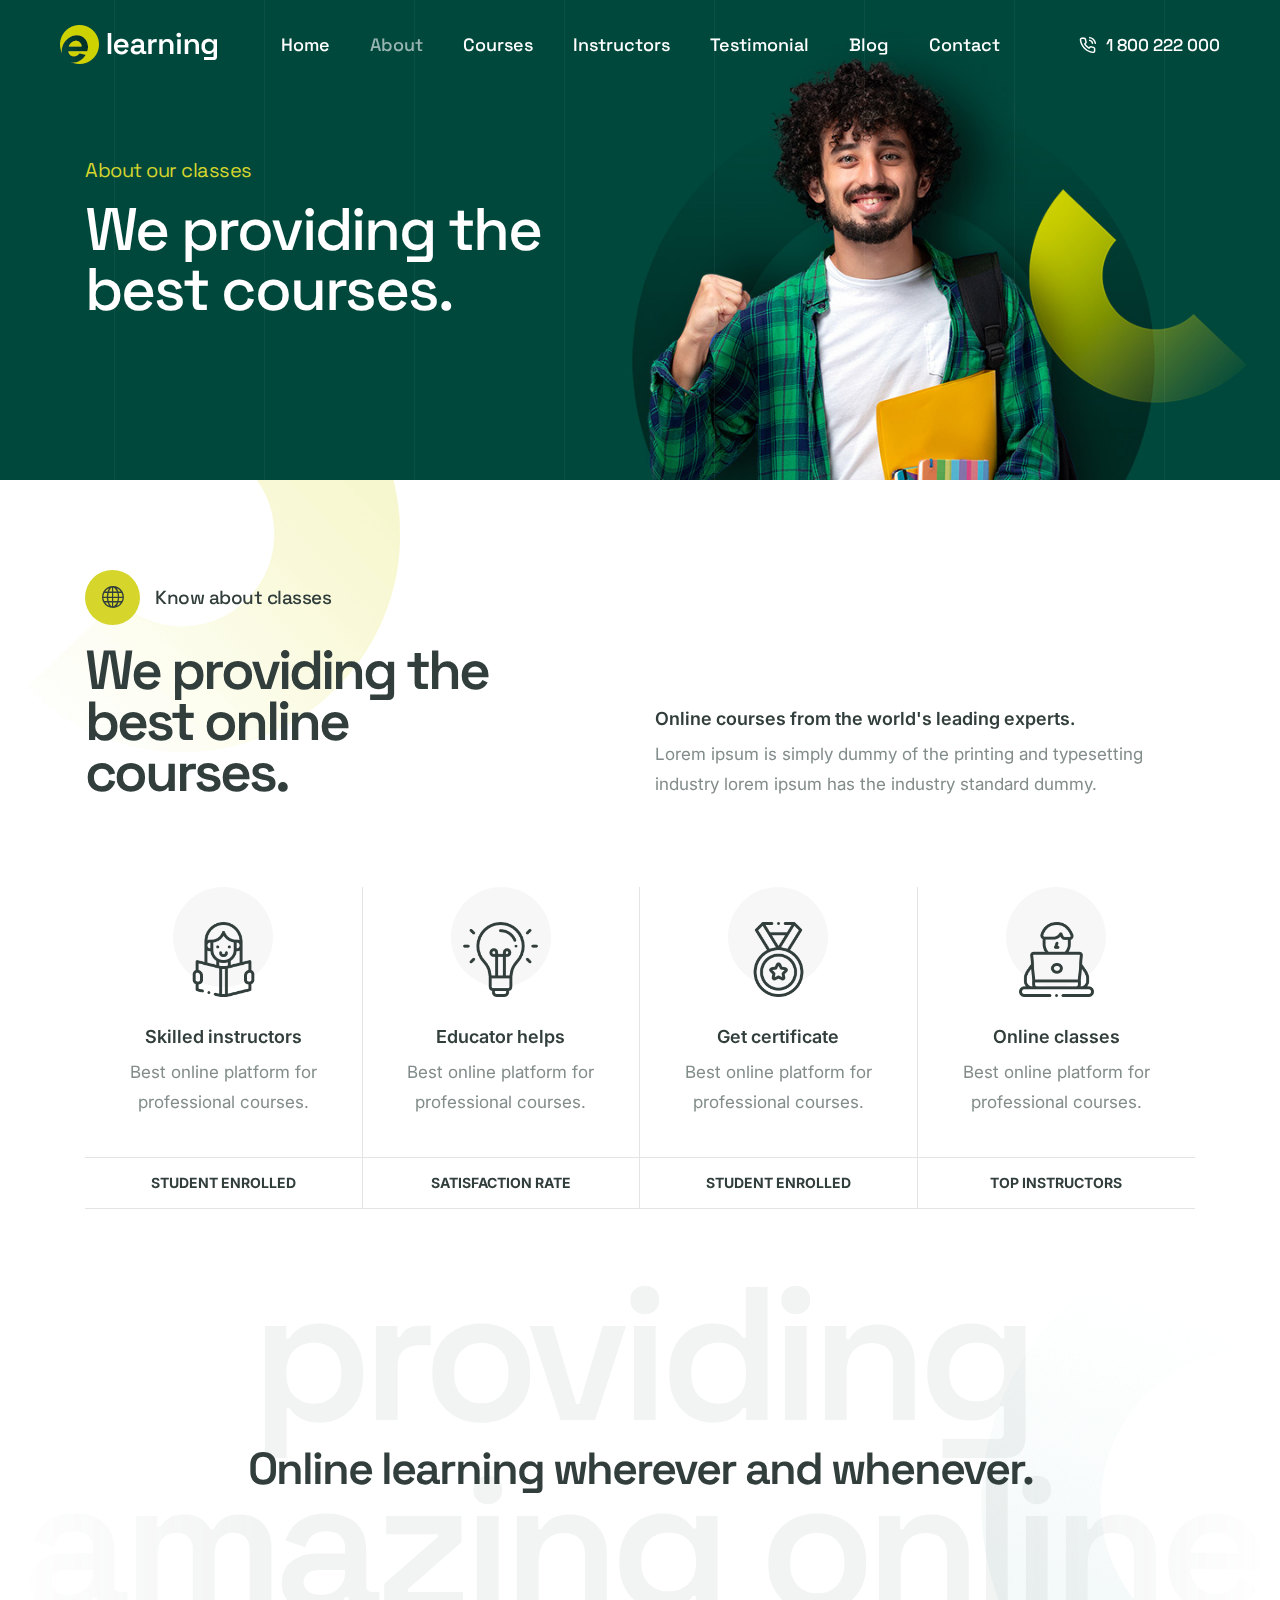
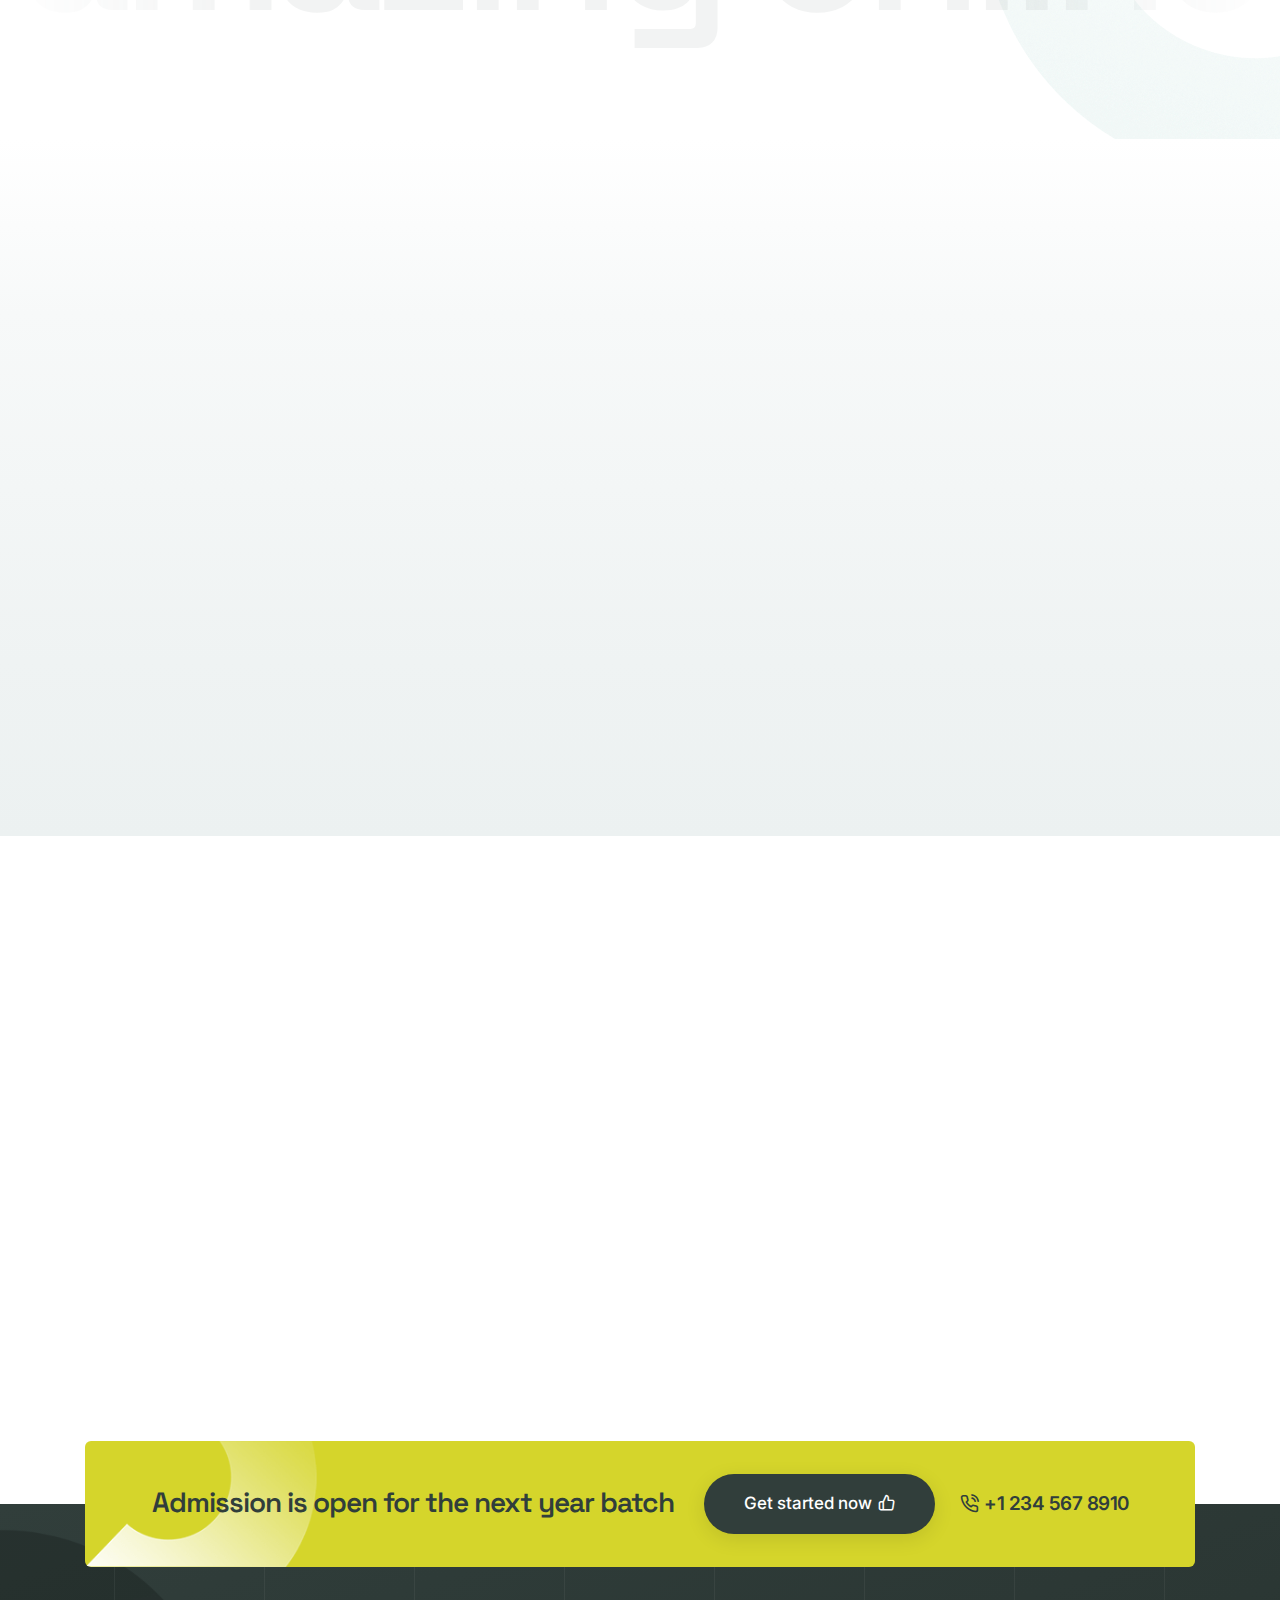
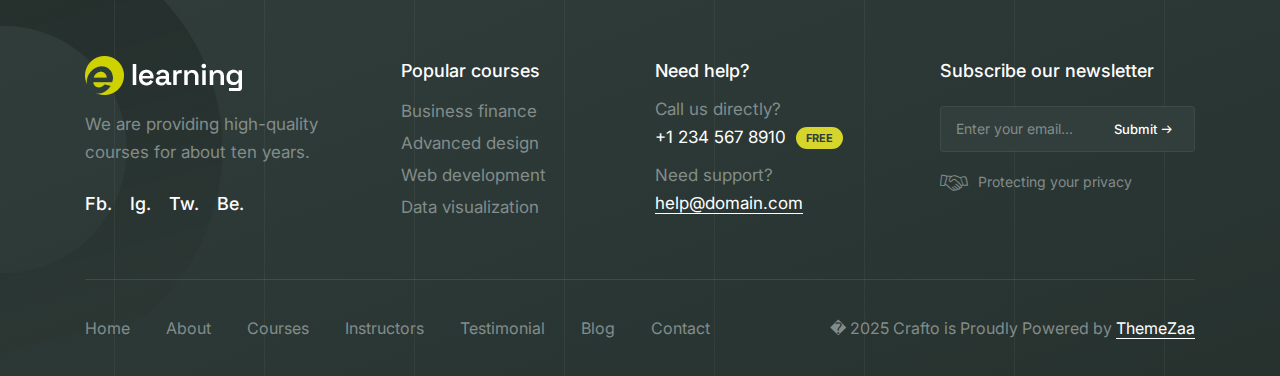
<file: demo-elearning-about.html>
<!DOCTYPE html><html class="no-js" lang="en"><head>
        <title>Crafto - The Multipurpose HTML5 Template</title>
        <meta charset="utf-8">
        <meta http-equiv="X-UA-Compatible" content="IE=edge">
        <meta name="author" content="ThemeZaa">
        <meta name="viewport" content="width=device-width,initial-scale=1.0">
        <meta name="description" content="Elevate your online presence with Crafto - a modern, versatile, multipurpose Bootstrap 5 responsive HTML5, SCSS template using highly creative 56+ ready demos.">
        <!-- favicon icon -->
        <link rel="shortcut icon" href="images/favicon.png">
        <link rel="apple-touch-icon" href="images/apple-touch-icon-57x57.png">
        <link rel="apple-touch-icon" sizes="72x72" href="images/apple-touch-icon-72x72.png">
        <link rel="apple-touch-icon" sizes="114x114" href="images/apple-touch-icon-114x114.png">
        <!-- google fonts preconnect -->
        <link rel="preconnect" href="https://fonts.googleapis.com" crossorigin="">
        <link rel="preconnect" href="https://fonts.gstatic.com" crossorigin="">
        <!-- style sheets and font icons -->
        <link rel="stylesheet" href="css/vendors.min.css">
        <link rel="stylesheet" href="css/icon.min.css">
        <link rel="stylesheet" href="css/style.min.css">
        <link rel="stylesheet" href="css/responsive.min.css">
        <link rel="stylesheet" href="css/elearning.css">
    </head>
    <body data-mobile-nav-trigger-alignment="right" data-mobile-nav-style="modern" data-mobile-nav-bg-color="#313e3b">  
        <!-- start header -->
        <header> 
            <!-- start navigation -->
            <nav class="navbar navbar-expand-lg header-transparent bg-transparent header-reverse" data-header-hover="light">
                <div class="container-fluid">
                    <div class="col-auto col-lg-2 me-lg-0 me-auto">
                        <a class="navbar-brand" href="demo-elearning.html">
                            <img src="images/demo-elearning-logo-white.png" data-at2x="images/demo-elearning-logo-white@2x.png" alt="" class="default-logo">
                            <img src="images/demo-elearning-logo-black.png" data-at2x="images/demo-elearning-logo-black@2x.png" alt="" class="alt-logo">
                            <img src="images/demo-elearning-logo-black.png" data-at2x="images/demo-elearning-logo-black@2x.png" alt="" class="mobile-logo"> 
                        </a>
                    </div>
                    <div class="col-auto menu-order position-static">
                        <button class="navbar-toggler float-start" type="button" data-bs-toggle="collapse" data-bs-target="#navbarNav" aria-controls="navbarNav" aria-label="Toggle navigation">
                            <span class="navbar-toggler-line"></span>
                            <span class="navbar-toggler-line"></span>
                            <span class="navbar-toggler-line"></span>
                            <span class="navbar-toggler-line"></span>
                        </button>
                        <div class="collapse navbar-collapse" id="navbarNav"> 
                            <ul class="navbar-nav alt-font"> 
                                <li class="nav-item"><a href="demo-elearning.html" class="nav-link">Home</a></li>
                                <li class="nav-item"><a href="demo-elearning-about.html" class="nav-link">About</a></li>
                                <li class="nav-item dropdown dropdown-with-icon">
                                    <a href="demo-elearning-courses.html" class="nav-link">Courses</a>
                                    <i class="fa-solid fa-angle-down dropdown-toggle" id="navbarDropdownMenuLink" role="button" data-bs-toggle="dropdown" aria-expanded="false"></i>
                                    <ul class="dropdown-menu" aria-labelledby="navbarDropdownMenuLink">
                                        <li>
                                            <a href="demo-elearning-courses-details.html"><i class="bi bi-laptop"></i>
                                                <div class="submenu-icon-content">
                                                    <span>Development</span>
                                                    <p>Develop professional skills</p>
                                                </div>
                                            </a>
                                        </li>
                                        <li>
                                            <a href="demo-elearning-courses-details.html"><i class="bi bi-briefcase"></i>
                                                <div class="submenu-icon-content">
                                                    <span>Business</span>
                                                    <p>Advance your business</p>
                                                </div>
                                            </a>
                                        </li>
                                        <li>
                                            <a href="demo-elearning-courses-details.html"><i class="bi bi-vector-pen"></i>
                                                <div class="submenu-icon-content">
                                                    <span>Design</span>
                                                    <p>Design skills & concepts</p>
                                                </div>
                                            </a>
                                        </li>
                                        <li>
                                            <a href="demo-elearning-courses-details.html"><i class="bi bi-megaphone"></i>
                                                <div class="submenu-icon-content">
                                                    <span>Marketing</span>
                                                    <p>New age marketing skills</p>
                                                </div>
                                            </a>
                                        </li>
                                    </ul>
                                </li>
                                <li class="nav-item"><a href="demo-elearning-instructors.html" class="nav-link">Instructors</a></li>
                                <li class="nav-item"><a href="demo-elearning-testimonial.html" class="nav-link">Testimonial</a></li>
                                <li class="nav-item"><a href="demo-elearning-blog.html" class="nav-link">Blog</a></li>
                                <li class="nav-item"><a href="demo-elearning-contact.html" class="nav-link">Contact</a></li>
                            </ul>
                        </div>
                    </div>
                    <div class="col-auto col-lg-2 text-end d-none d-sm-flex">
                        <div class="header-icon">
                            <div><div class="alt-font fw-500 lg-fs-15"><a href="tel:1800222000" class="widget-text text-white-hover"><i class="feather icon-feather-phone-call me-10px lg-me-5px"></i>1 800 222 000</a></div></div>
                        </div>  
                    </div>
                </div>
            </nav>
            <!-- end navigation -->
        </header>
        <!-- end header --> 
        <!-- start page title -->
        <section class="ipad-top-space-margin bg-dark-gray cover-background page-title-big-typography" style="background-image: url(images/demo-elearning-about-title-bg.jpg)">
            <div class="background-position-center-top h-100 w-100 position-absolute left-0px top-0" style="background-image: url('images/vertical-line-bg-small.svg')"></div>
            <div id="particles-style-01" class="h-100 position-absolute left-0px top-0 w-100" data-particle="true" data-particle-options="{" particles":="" {"number":="" {"value":="" 8,"density":="" {"enable":="" true,"value_area":="" 2000}},"color":="" ["#d5d52b",="" "#d5d52b",="" "#d5d52b"]},"shape":="" {"type":="" "circle","stroke":{"width":0,"color":"#000000"}},"opacity":="" 1,"random":="" false,"anim":="" false,"speed":="" 1,"sync":="" false}},"size":="" 8,"random":="" true,"anim":="" false,"sync":="" true}},"line_linked":{"enable":false,"distance":0,"color":"#ffffff","opacity":1,"width":1},"move":="" true,"speed":1,"direction":="" "right","random":="" false,"straight":="" false}},"interactivity":="" {"detect_on":="" "canvas","events":="" {"onhover":="" false,"mode":="" "repulse"},"onclick":="" "push"},"resize":="" true}},"retina_detect":="" false}"=""></div>
            <div class="container">
                <div class="row align-items-center extra-small-screen">
                    <div class="col-xl-6 col-lg-7 col-md-8 col-sm-9 position-relative page-title-extra-small" data-anime="{ " el":="" "childs",="" "translatey":="" [-15,="" 0],="" "perspective":="" [1200,1200],="" "scale":="" [1.1,="" 1],="" "rotatex":="" [50,="" "opacity":="" [0,1],="" "duration":="" 800,="" "delay":="" 200,="" "staggervalue":="" 300,="" "easing":="" "easeoutquad"="" }"="">
                        <h1 class="mb-20px alt-font text-yellow">About our classes</h1>
                        <h2 class="fw-500 m-0 ls-minus-2px text-white alt-font">We providing the best courses.</h2>
                    </div>
                </div>
            </div>
        </section>
        <!-- end page title -->
        <!-- start section -->
        <section class="position-relative z-index-1 background-position-left-top background-no-repeat overflow-hidden" style="background-image: url('images/demo-elearning-02.png')">
            <div class="position-absolute right-0px bottom-minus-90px z-index-minus-1 d-none d-md-inline-block" data-bottom-top="transform: translateY(-50px)" data-top-bottom="transform: translateY(50px)">
                <img src="images/demo-elearning-04.png" alt="">
            </div>
            <div class="container">
                <div class="row align-items-end justify-content-center mb-8 xs-mb-12">                    
                    <div class="col-xl-5 col-lg-6 col-md-10 position-relative md-mb-20px text-center text-lg-start" data-anime="{ " el":="" "childs",="" "translatey":="" [30,="" 0],="" "opacity":="" [0,1],="" "duration":="" 600,="" "delay":0,="" "staggervalue":="" 300,="" "easing":="" "easeoutquad"="" }"="">
                        <div class="icon-with-text-style-08 mb-20px d-inline-block">
                            <div class="feature-box feature-box-left-icon-middle">
                                <div class="feature-box-icon feature-box-icon-rounded w-55px h-55px rounded-circle bg-yellow me-15px">
                                    <i class="bi bi-globe d-inline-block icon-extra-medium text-dark-gray"></i>
                                </div>
                                <div class="feature-box-content last-paragraph-no-margin">
                                    <span class="d-inline-block alt-font fs-19 fw-500 ls-minus-05px text-dark-gray">Know about classes</span>
                                </div>
                            </div>
                        </div>
                        <h2 class="alt-font text-dark-gray fw-600 ls-minus-3px mb-0">We providing the best online courses.</h2>
                    </div>
                    <div class="col-xl-6 col-lg-6 col-md-10 offset-xl-1 text-center text-lg-start last-paragraph-no-margin" data-anime="{ " el":="" "childs",="" "translatey":="" [30,="" 0],="" "opacity":="" [0,1],="" "duration":="" 600,="" "delay":0,="" "staggervalue":="" 300,="" "easing":="" "easeoutquad"="" }"="">
                        <span class="fw-600 mb-5px text-dark-gray d-block fs-18">Online courses from the world's leading experts.</span>
                        <p class="w-85 xl-w-95 lg-w-100">Lorem ipsum is simply dummy of the printing and typesetting industry lorem ipsum has the industry standard dummy.</p>
                    </div>
                </div>
                <div class="row g-0 row-cols-1 row-cols-lg-4 row-cols-sm-2 g-0 align-items-center mb-3" data-anime="{ " el":="" "childs",="" "translatex":="" [-15,="" 0],="" "opacity":="" [0,1],="" "duration":="" 600,="" "delay":0,="" "staggervalue":="" 300,="" "easing":="" "easeoutquad"="" }"="">
                    <!-- start features box item -->
                    <div class="col services-box-style-07 text-center last-paragraph-no-margin border-end border-color-transparent-dark-very-light md-mb-50px xs-border-end-0">
                        <div class="pe-50px ps-50px pb-40px xl-ps-30px xl-pe-30px">
                            <div class="position-relative ms-auto me-auto mb-25px">
                                <img src="images/demo-elearning-about-icon-01.png" class="h-75px position-relative z-index-1 mt-35px" alt="">
                                <div class="h-100px w-100px rounded-circle bg-very-light-gray position-absolute top-0 start-50 translate-middle-x"></div>
                            </div>
                            <span class="fs-18 fw-600 text-dark-gray d-block mb-5px">Skilled instructors</span>
                            <p class="lh-30">Best online platform for professional courses.</p>
                        </div>
                        <div class="d-flex flex-column overflow-hidden w-100 justify-content-center position-relative">
                            <div class="fs-14 fw-700 text-uppercase text-dark-gray border-top border-bottom border-color-transparent-dark-very-light pt-10px pb-10px "><span class="text-down d-block">Student enrolled</span></div>
                            <div class="btn-hover d-flex align-items-center justify-content-center bg-dark-gray">
                                <a href="demo-elearning-instructors.html" class="inner-link btn btn-link btn-hover-animation-switch btn-extra-large text-white">
                                    <span>
                                        <span class="btn-text">Great instructors</span>
                                        <span class="btn-icon"><i class="feather icon-feather-arrow-right"></i></span>
                                        <span class="btn-icon"><i class="feather icon-feather-arrow-right"></i></span>
                                    </span> 
                                </a>
                            </div>
                        </div>
                    </div>
                    <!-- end features box item -->
                    <!-- start features box item -->
                    <div class="col services-box-style-07 text-center last-paragraph-no-margin border-end border-color-transparent-dark-very-light md-mb-50px md-border-end-0">
                        <div class="pe-50px ps-50px pb-40px xl-ps-30px xl-pe-30px">
                            <div class="position-relative ms-auto me-auto mb-25px">
                                <img src="images/demo-elearning-about-icon-02.png" class="h-75px position-relative z-index-1 mt-35px" alt="">
                                <div class="h-100px w-100px rounded-circle bg-very-light-gray position-absolute top-0 start-50 translate-middle-x"></div>
                            </div>
                            <span class="fs-18 fw-600 text-dark-gray d-block mb-5px">Educator helps</span>
                            <p class="lh-30">Best online platform for professional courses.</p>
                        </div>
                        <div class="d-flex flex-column overflow-hidden w-100 justify-content-center position-relative">
                            <div class="fs-14 fw-700 text-uppercase text-dark-gray border-top border-bottom border-color-transparent-dark-very-light pt-10px pb-10px "><span class="text-down d-block">Satisfaction rate</span></div>
                            <div class="btn-hover d-flex align-items-center justify-content-center bg-dark-gray">
                                <a href="demo-elearning-testimonial.html" class="inner-link btn btn-link btn-hover-animation-switch btn-extra-large text-white">
                                    <span>
                                        <span class="btn-text">Students feedback</span>
                                        <span class="btn-icon"><i class="feather icon-feather-arrow-right"></i></span>
                                        <span class="btn-icon"><i class="feather icon-feather-arrow-right"></i></span>
                                    </span> 
                                </a>
                            </div>
                        </div>
                    </div>
                    <!-- end features box item -->
                    <!-- start features box item -->
                    <div class="col services-box-style-07 text-center last-paragraph-no-margin border-end border-color-transparent-dark-very-light xs-mb-50px xs-border-end-0">
                        <div class="pe-50px ps-50px pb-40px xl-ps-30px xl-pe-30px">
                            <div class="position-relative ms-auto me-auto mb-25px">
                                <img src="images/demo-elearning-about-icon-03.png" class="h-75px position-relative z-index-1 mt-35px" alt="">
                                <div class="h-100px w-100px rounded-circle bg-very-light-gray position-absolute top-0 start-50 translate-middle-x"></div>
                            </div>
                            <span class="fs-18 fw-600 text-dark-gray d-block mb-5px">Get certificate</span>
                            <p class="lh-30">Best online platform for professional courses.</p>
                        </div>
                        <div class="d-flex flex-column overflow-hidden w-100 justify-content-center position-relative">
                            <div class="fs-14 fw-700 text-uppercase text-dark-gray border-top border-bottom border-color-transparent-dark-very-light pt-10px pb-10px "><span class="text-down d-block">Student enrolled</span></div>
                            <div class="btn-hover d-flex align-items-center justify-content-center bg-dark-gray">
                                <a href="demo-elearning-courses.html" class="inner-link btn btn-link btn-hover-animation-switch btn-extra-large text-white">
                                    <span>
                                        <span class="btn-text">Explore courses</span>
                                        <span class="btn-icon"><i class="feather icon-feather-arrow-right"></i></span>
                                        <span class="btn-icon"><i class="feather icon-feather-arrow-right"></i></span>
                                    </span> 
                                </a>
                            </div>
                        </div>
                    </div>
                    <!-- end features box item -->
                    <!-- start features box item -->
                    <div class="col services-box-style-07 text-center last-paragraph-no-margin">
                        <div class="pe-50px ps-50px pb-40px xl-ps-30px xl-pe-30px">
                            <div class="position-relative ms-auto me-auto mb-25px">
                                <img src="images/demo-elearning-about-icon-04.png" class="h-75px position-relative z-index-1 mt-35px" alt="">
                                <div class="h-100px w-100px rounded-circle bg-very-light-gray position-absolute top-0 start-50 translate-middle-x"></div>
                            </div>
                            <span class="fs-18 fw-600 text-dark-gray d-block mb-5px">Online classes</span>
                            <p class="lh-30">Best online platform for professional courses.</p>
                        </div>
                        <div class="d-flex flex-column overflow-hidden w-100 justify-content-center position-relative">
                            <div class="fs-14 fw-700 text-uppercase text-dark-gray border-top border-bottom border-color-transparent-dark-very-light pt-10px pb-10px "><span class="text-down d-block">Top instructors</span></div>
                            <div class="btn-hover d-flex align-items-center justify-content-center bg-dark-gray">
                                <a href="demo-elearning-courses.html" class="inner-link btn btn-link btn-hover-animation-switch btn-extra-large text-white">
                                    <span>
                                        <span class="btn-text">Popular courses</span>
                                        <span class="btn-icon"><i class="feather icon-feather-arrow-right"></i></span>
                                        <span class="btn-icon"><i class="feather icon-feather-arrow-right"></i></span>
                                    </span> 
                                </a>
                            </div>
                        </div>
                    </div>
                    <!-- end features box item -->
                </div>
            </div>
            <div class="container-fluid">
                <div class="row position-relative mt-40px xs-mt-20px">
                    <div class="col swiper swiper-width-auto feather-shadow text-center" data-slider-options="{ " slidesperview":="" "auto",="" "spacebetween":80,="" "centeredslides":="" true,="" "speed":="" 30000,="" "loop":="" "pagination":="" {="" "el":="" ".slider-four-slide-pagination-2",="" "clickable":="" false="" },="" "allowtouchmove":="" false,="" "autoplay":="" "delay":0,="" "disableoninteraction":="" "navigation":="" "nextel":="" ".slider-four-slide-next-2",="" "prevel":="" ".slider-four-slide-prev-2"="" "keyboard":="" "enabled":="" "onlyinviewport":="" true="" "effect":="" "slide"="" }"="">
                        <div class="swiper-wrapper marquee-slide">
                            <!-- start slider item -->
                            <div class="swiper-slide">
                                <div class="fs-190 ls-minus-10px pt-10px pb-10px alt-font fw-600 opacity-1">providing amazing online</div>
                            </div>
                            <!-- end slider item -->
                            <!-- start slider item -->
                            <div class="swiper-slide">
                                <div class="fs-190 ls-minus-10px pt-10px pb-10px alt-font fw-600 opacity-1">courses bringing you</div>
                            </div>
                            <!-- end slider item -->
                            <!-- start slider item -->
                            <div class="swiper-slide">
                                <div class="fs-190 ls-minus-10px pt-10px pb-10px alt-font fw-600 opacity-1">outstanding online learning</div>
                            </div>
                            <!-- end slider item -->
                        </div> 
                    </div>  
                    <div class="col-12 position-absolute top-0 h-100 d-flex justify-content-center align-items-center left-0px z-index-1 text-center">
                        <h4 class="alt-font text-dark-gray fs-45 fw-600 ls-minus-2px xs-ls-minus-1px mb-0 mt-40px xs-mt-15px">Online learning wherever and whenever.</h4>
                    </div>
                </div>
            </div>
        </section>
        <!-- end section -->
        <!-- start section -->
        <section class="bg-gradient-tranquil-white pt-0 position-relative align-items-center">
            <div class="container">
                <div class="row justify-content-center align-items-center">
                    <div class="col-xl-7 col-lg-6 text-center" data-anime="{ " el":="" "childs",="" "opacity":="" [0,1],="" "duration":="" 600,="" "delay":="" 100,="" "staggervalue":="" 300,="" "easing":="" "easeoutquad"="" }"="">
                        <div class="position-relative md-mb-50px xs-mb-30px pe-50px outside-box-left-10 md-outside-box-left-0 lg-pe-0 atropos" data-atropos="">
                            <div class="atropos-scale">
                                <div class="atropos-rotate">
                                    <div class="atropos-inner text-center w-100 overflow-visible">
                                        <div data-atropos-offset="-1" class="position-absolute left-0px">
                                            <img src="images/demo-elearning-about-01.png" alt="">
                                        </div>
                                        <img data-atropos-offset="1" class="position-relative z-index-9" src="images/demo-elearning-06.png" alt="">
                                    </div> 
                                </div>
                            </div>
                        </div>
                    </div>
                    <div class="col-xl-5 col-lg-6 position-relative z-index-1">
                        <div class="icon-with-text-style-08 mb-20px" data-anime="{ " el":="" "childs",="" "translatey":="" [-30,="" 0],="" "perspective":="" [1200,1200],="" "scale":="" [1.1,="" 1],="" "rotatex":="" [50,="" "opacity":="" [0,1],="" "duration":="" 800,="" "delay":="" 200,="" "staggervalue":="" 300,="" "easing":="" "easeoutquad"="" }"="">
                            <div class="feature-box feature-box-left-icon-middle">
                                <div class="feature-box-icon feature-box-icon-rounded w-55px h-55px rounded-circle bg-yellow me-15px">
                                    <i class="bi bi-award d-inline-block icon-extra-medium text-dark-gray"></i> 
                                </div>
                                <div class="feature-box-content last-paragraph-no-margin">
                                    <span class="d-inline-block alt-font fs-19 fw-500 ls-minus-05px text-dark-gray">Why you choose us?</span>
                                </div>
                            </div>
                        </div>
                        <h2 class="alt-font text-dark-gray fw-600 ls-minus-3px mb-40px sm-mb-30px" data-anime="{ " translatey":="" [-30,="" 0],="" "perspective":="" [1200,1200],="" "scale":="" [1.1,="" 1],="" "rotatex":="" [50,="" "opacity":="" [0,1],="" "duration":="" 800,="" "delay":="" 200,="" "staggervalue":="" 300,="" "easing":="" "easeoutquad"="" }"="">Teaching makes you productive.</h2>
                        <div class="accordion accordion-style-05" id="accordion-style-05" data-anime="{ " el":="" "childs",="" "translatey":="" [-30,="" 0],="" "perspective":="" [1200,1200],="" "scale":="" [1.1,="" 1],="" "rotatex":="" [50,="" "opacity":="" [0,1],="" "duration":="" 800,="" "delay":="" 200,="" "staggervalue":="" 300,="" "easing":="" "easeoutquad"="" }"="">
                            <!-- start accordion item -->
                            <div class="accordion-item bg-white active-accordion">
                                <h3 class="number alt-font mb-0 text-base-color fw-400 text-outline text-outline-color-base-color">01</h3>
                                <div class="accordion-header">
                                    <a href="#" data-bs-toggle="collapse" data-bs-target="#accordion-style-05-01" aria-expanded="true" data-bs-parent="#accordion-style-05">
                                        <div class="accordion-title fs-18 position-relative pe-0 text-dark-gray fw-600 mb-0">Learn with experts instructors</div>
                                    </a>
                                </div>
                                <div id="accordion-style-05-01" class="accordion-collapse collapse show" data-bs-parent="#accordion-style-05">
                                    <div class="accordion-body last-paragraph-no-margin">
                                        <p>Lorem ipsum is simply dummy of the printing and typesetting industry.</p>
                                    </div>
                                </div>
                            </div>
                            <!-- end accordion item -->
                            <!-- start accordion item -->
                            <div class="accordion-item bg-white">
                                <h3 class="number alt-font mb-0 text-base-color fw-400 text-outline text-outline-color-base-color">02</h3>
                                <div class="accordion-header">
                                    <a href="#" data-bs-toggle="collapse" data-bs-target="#accordion-style-05-02" aria-expanded="false" data-bs-parent="#accordion-style-05">
                                        <div class="accordion-title fs-18 position-relative pe-0 text-dark-gray fw-600 mb-0">Highly flexible learning time</div>
                                    </a>
                                </div>
                                <div id="accordion-style-05-02" class="accordion-collapse collapse" data-bs-parent="#accordion-style-05">
                                    <div class="accordion-body last-paragraph-no-margin">
                                        <p>Lorem ipsum is simply dummy of the printing and typesetting industry.</p>
                                    </div>
                                </div>
                            </div>
                            <!-- end accordion item -->
                            <!-- start accordion item -->
                            <div class="accordion-item bg-white">
                                <h3 class="number alt-font mb-0 text-base-color fw-400 text-outline text-outline-color-base-color">03</h3>
                                <div class="accordion-header">
                                    <a href="#" data-bs-toggle="collapse" data-bs-target="#accordion-style-05-03" aria-expanded="false" data-bs-parent="#accordion-style-05">
                                        <div class="accordion-title fs-18 position-relative pe-0 text-dark-gray fw-600 mb-0">Amazing skills for teaching</div>
                                    </a>
                                </div>
                                <div id="accordion-style-05-03" class="accordion-collapse collapse" data-bs-parent="#accordion-style-05">
                                    <div class="accordion-body last-paragraph-no-margin">
                                        <p>Lorem ipsum is simply dummy of the printing and typesetting industry.</p>
                                    </div>
                                </div>
                            </div>
                            <!-- end accordion item -->
                        </div>
                    </div>
                </div>
            </div>
        </section>
        <!-- end section -->
        <!-- start section -->
        <section class="overlap-height">
            <div class="container overlap-gap-section">
                <div class="row justify-content-center align-items-center mb-3 text-center">
                    <div class="col-12" data-anime="{ " el":="" "childs",="" "opacity":="" [0,1],="" "duration":="" 600,="" "delay":="" 100,="" "staggervalue":="" 300,="" "easing":="" "easeoutquad"="" }"="">
                        <h2 class="alt-font text-dark-gray fw-600 ls-minus-3px">Great achievements</h2>
                    </div>
                </div>
                <div class="row row-cols-1 row-cols-lg-4 row-cols-sm-2 justify-content-center g-0 mb-5 xs-mb-40px" data-anime="{ " translatey":="" [30,="" 0],="" "perspective":="" [1200,1200],="" "scale":="" [1.1,="" 1],="" "rotatex":="" [50,="" "opacity":="" [0,1],="" "duration":="" 800,="" "delay":="" 200,="" "staggervalue":="" 300,="" "easing":="" "easeoutquad"="" }"="">
                    <!-- start features box item -->
                    <div class="col icon-with-text-style-07">
                        <div class="hover-box dark-hover will-change-inherit feature-box p-25 xl-p-17 md-p-19 overflow-hidden border-top border-start border-bottom xs-border-end xs-border-bottom-0 border-color-extra-medium-gray">
                            <div class="feature-box-icon">
                                <span class="alt-font fw-600 fs-17 text-uppercase text-dark-gray position-absolute right-25px top-20px lg-right-15px lg-top-10px">2017</span>
                                <i class="fa-brands fa-google icon-double-large text-dark-gray mb-20px"></i>
                            </div>
                            <div class="feature-box-content">
                                <span class="fs-18 lh-24 text-dark-gray fw-500 d-block">Best teaching of the year</span>
                            </div>
                            <div class="feature-box-overlay bg-dark-gray"></div>
                        </div>
                    </div>
                    <!-- end features box item --> 
                    <!-- start features box item -->
                    <div class="col icon-with-text-style-07">
                        <div class="hover-box dark-hover will-change-inherit feature-box p-25 xl-p-17 md-p-19 overflow-hidden border-top md-border-end border-start border-bottom border-color-extra-medium-gray">
                            <div class="feature-box-icon">
                                <span class="alt-font fw-600 fs-17 text-uppercase text-dark-gray position-absolute right-25px top-20px lg-right-15px lg-top-10px">2019</span>
                                <i class="fa-brands fa-google-play icon-double-large text-dark-gray mb-20px"></i>
                            </div>
                            <div class="feature-box-content">
                                <span class="fs-18 lh-24 text-dark-gray fw-500 d-block">Downloaded app on play store</span>
                            </div>
                            <div class="feature-box-overlay bg-dark-gray"></div>
                        </div>
                    </div>
                    <!-- end features box item --> 
                    <!-- start features box item -->
                    <div class="col icon-with-text-style-07">
                        <div class="hover-box dark-hover will-change-inherit feature-box p-25 xl-p-17 md-p-19 overflow-hidden border-top border-start border-bottom md-border-top-0 xs-border-end border-color-extra-medium-gray">
                            <div class="feature-box-icon">
                                <span class="alt-font fw-600 fs-17 text-uppercase text-dark-gray position-absolute right-25px top-20px lg-right-15px lg-top-10px">2020</span>
                                <i class="fa-brands fa-microblog icon-double-large text-dark-gray mb-20px"></i>
                            </div>
                            <div class="feature-box-content">
                                <span class="fs-18 lh-24 text-dark-gray fw-500 d-block">Achievements of instructors</span>
                            </div>
                            <div class="feature-box-overlay bg-dark-gray"></div>
                        </div>
                    </div>
                    <!-- end features box item --> 
                    <!-- start features box item -->
                    <div class="col icon-with-text-style-07">
                        <div class="hover-box dark-hover will-change-inherit feature-box p-25 xl-p-17 md-p-19 overflow-hidden border border-color-extra-medium-gray md-border-top-0">
                            <div class="feature-box-icon">
                                <span class="alt-font fw-600 fs-17 text-uppercase text-dark-gray position-absolute right-25px top-20px lg-right-15px lg-top-10px">2021</span>
                                <i class="fa-brands fa-youtube icon-double-large text-dark-gray mb-20px"></i>
                            </div>
                            <div class="feature-box-content">
                                <span class="fs-18 lh-24 text-dark-gray fw-500 d-block">1 million views on youtube</span>
                            </div>
                            <div class="feature-box-overlay bg-dark-gray"></div>
                        </div>
                    </div>
                    <!-- end features box item --> 
                </div>
                <div class="row justify-content-center">
                    <!-- start features box item -->
                    <div class="col-auto icon-with-text-style-08 md-mb-10px pe-25px md-pe-15px" data-anime="{ " translatex":="" [-50,="" 0],="" "opacity":="" [0,1],="" "duration":="" 600,="" "delay":="" 0,="" "staggervalue":="" 300,="" "easing":="" "easeoutquad"="" }"="">
                        <div class="feature-box feature-box-left-icon-middle xs-lh-28">
                            <div class="feature-box-icon me-10px">
                                <i class="feather icon-feather-mail fs-20 text-dark-gray"></i>
                            </div>
                            <div class="feature-box-content">
                                <span class="text-dark-gray fw-500 fs-20 xs-fs-18 ls-minus-05px">Looking for help? <a href="demo-elearning-contact.html" class="text-decoration-line-bottom-medium text-dark-gray fw-600">Contact us today</a></span>
                            </div>
                        </div>
                    </div>
                    <!-- end features box item -->
                    <!-- start features box item -->
                    <div class="col-auto icon-with-text-style-08 ps-25px md-ps-15px md-pe-15px" data-anime="{ " translatex":="" [50,="" 0],="" "opacity":="" [0,1],="" "duration":="" 600,="" "delay":="" 0,="" "staggervalue":="" 300,="" "easing":="" "easeoutquad"="" }"="">
                        <div class="feature-box feature-box-left-icon-middle xs-lh-28">
                            <div class="feature-box-icon me-10px">
                                <i class="feather icon-feather-thumbs-up fs-20 text-dark-gray"></i>
                            </div>
                            <div class="feature-box-content">
                                <span class="text-dark-gray fw-500 fs-20 xs-fs-18 ls-minus-05px">Keep in Touch. <a href="#" class="text-decoration-line-bottom-medium text-dark-gray fw-600">Like us on Facebook</a></span>
                            </div>
                        </div>
                    </div>
                    <!-- end features box item -->
                </div>
            </div>
        </section>
        <!-- end section -->
        <!-- start footer -->
        <footer class="bg-gradient-aztec-green position-relative">
            <div class="position-absolute left-minus-100px top-25px">
                <img src="images/demo-elearning-bg-05.png" alt="" class="w-80">
            </div>
            <div class="background-position-center-top h-100 w-100 position-absolute left-0px top-0" style="background-image: url('images/vertical-line-bg-small.svg')"></div>
            <div class="container overlap-section">
                <div class="row g-0 justify-content-center align-items-center text-center bg-base-color border-radius-6px ps-5 pe-5 pt-3 pb-3 mb-8 sm-p-25px background-position-left-bottom background-no-repeat contain-background position-relative" style="background-image: url('images/demo-elearning-bg-06.png')">
                    <!-- start footer column -->
                    <div class="col-lg-auto lg-mb-20px">
                        <h6 class="alt-font fw-600 text-dark-gray m-0 ls-minus-1px d-inline-block me-30px lg-me-0">Admission is open for the next year batch</h6>
                    </div>
                    <!-- end footer column -->
                    <!-- start footer column -->
                    <div class="col-auto">
                        <a href="demo-elearning-contact.html" class="btn btn-extra-large btn-dark-gray btn-rounded btn-box-shadow btn-switch-text d-inline-block me-20px align-middle xs-m-0">
                            <span>
                                <span class="btn-double-text" data-text="Get started now">Get started now</span>
                                <span><i class="feather icon-feather-thumbs-up"></i></span>
                            </span>
                        </a>
                        <span class="d-block d-sm-inline-block text-dark-gray fs-19 fw-600 left-icon d-inline-block align-middle xs-mt-10px ls-minus-05px"><a href="tel:12345678910"><i class="feather icon-feather-phone-call"></i>+1 234 567 8910</a></span>
                    </div>
                    <!-- end footer column -->
                </div>
            </div>
            <div class="container footer-dark text-center text-sm-start position-relative"> 
                <div class="row mb-5 sm-mb-7 xs-mb-30px">
                    <!-- start footer column -->
                    <div class="col-lg-3 col-md-4 col-sm-6 d-flex flex-column last-paragraph-no-margin md-mb-40px xs-mb-30px">
                        <a href="demo-elearning.html" class="footer-logo mb-15px d-inline-block">
                            <img src="images/demo-elearning-footer-logo.png" data-at2x="images/demo-elearning-footer-logo@2x.png" alt="">
                        </a>
                        <p class="lh-28">We are providing high-quality courses for about ten years.</p>
                        <div class="elements-social social-text-style-01 mt-9 xs-mt-15px">
                            <ul class="small-icon light fw-500">
                                <li><a class="facebook" href="https://www.facebook.com/" target="_blank">Fb.</a></li>
                                <li><a class="instagram" href="https://www.instagram.com" target="_blank">Ig.</a></li> 
                                <li><a class="twitter" href="https://www.twitter.com" target="_blank">Tw.</a></li> 
                                <li><a class="behance" href="http://www.behance.com/" target="_blank">Be.</a></li> 
                            </ul>
                        </div>
                    </div>
                    <!-- end footer column -->  
                    <!-- start footer column -->
                    <div class="col-lg-3 col-md-4 col-sm-6 ps-4 last-paragraph-no-margin md-mb-40px xs-mb-30px"> 
                        <span class="fw-500 fs-18 d-block text-white mb-10px">Popular courses</span>
                        <ul>
                            <li><a href="demo-elearning-courses.html">Business finance</a></li>
                            <li><a href="demo-elearning-courses.html">Advanced design</a></li>
                            <li><a href="demo-elearning-courses.html">Web development</a></li>
                            <li><a href="demo-elearning-courses.html">Data visualization</a></li>
                        </ul> 
                    </div>
                    <!-- end footer column -->
                    <!-- start footer column -->
                    <div class="col-lg-3 col-md-4 col-sm-6 last-paragraph-no-margin xs-mb-30px"> 
                        <span class="fw-500 fs-18 d-block text-white mb-10px">Need help?</span>
                        <span class="lh-26 d-block">Call us directly?</span>
                        <span class="text-white d-block mb-10px"><a href="tel:12345678910">+1 234 567 8910 </a><span class="bg-base-color fw-700 text-dark-gray lh-22 text-uppercase border-radius-30px ps-10px pe-10px fs-11 ms-5px d-inline-block align-middle">Free</span></span>
                        <span class="lh-26 d-block">Need support?</span>
                        <a href="/cdn-cgi/l/email-protection#137b767f6353777c7e727a7d3d707c7e" class="text-white text-decoration-line-bottom"><span class="__cf_email__" data-cfemail="6109040d1121050e0c00080f4f020e0c">[email�protected]</span></a>
                    </div>
                    <!-- end footer column -->
                    <!-- start footer column -->
                    <div class="col-lg-3 col-md-12 col-sm-6 text-md-center text-lg-start">
                        <span class="fs-18 fw-500 d-block text-white mb-20px">Subscribe our newsletter</span> 
                        <div class="d-inline-block w-100 newsletter-style-02 position-relative mb-15px">
                            <form action="email-templates/subscribe-newsletter.php" method="post" class="position-relative w-100">
                                <input class="input-small bg-dark-gray border-color-transparent-white-light w-100 form-control required" type="email" name="email" placeholder="Enter your email...">
                                <input type="hidden" name="redirect" value="">
                                <button type="submit" aria-label="submit" class="btn pe-20px text-white fs-13 fw-500 lg-ps-15px lg-pe-15px submit">Submit <i class="feather icon-feather-arrow-right submit"></i></button>
                                <div class="form-results border-radius-4px pt-5px pb-5px ps-15px pe-15px fs-14 lh-22 mt-10px w-100 text-center position-absolute d-none"></div>
                            </form>
                        </div>
                        <div class="d-flex align-items-center justify-content-center justify-content-md-center justify-content-sm-start justify-content-lg-start fs-14">
                            <div class="d-inline-block"><i class="line-icon-Handshake me-10px align-middle icon-very-medium"></i>Protecting your privacy</div> 
                        </div>
                    </div>
                    <!-- end footer column -->
                </div> 
                <div class="row align-items-center footer-bottom border-top border-color-transparent-white-light pt-30px g-0">
                    <!-- start footer menu -->
                    <div class="col-xl-7 ps-0 text-center text-xl-start lg-mb-10px"> 
                        <ul class="footer-navbar fs-16 lh-normal"> 
                            <li class="nav-item active"><a href="demo-elearning.html" class="nav-link ps-0">Home</a></li>
                            <li class="nav-item"><a href="demo-elearning-about.html" class="nav-link">About</a></li>
                            <li class="nav-item"><a href="demo-elearning-courses.html" class="nav-link">Courses</a></li>
                            <li class="nav-item"><a href="demo-elearning-instructors.html" class="nav-link">Instructors</a></li>
                            <li class="nav-item"><a href="demo-elearning-testimonial.html" class="nav-link">Testimonial</a></li>
                            <li class="nav-item"><a href="demo-elearning-blog.html" class="nav-link">Blog</a></li>
                            <li class="nav-item"><a href="demo-elearning-contact.html" class="nav-link">Contact</a></li>
                        </ul>
                    </div> 
                    <!-- end footer menu -->
                    <!-- start copyright -->
                    <div class="col-xl-5 last-paragraph-no-margin text-center text-xl-end">
                        <p class="fs-16">� 2025 Crafto is Proudly Powered by <a href="https://www.themezaa.com/" target="_blank" class="text-white text-decoration-line-bottom">ThemeZaa</a></p>
                    </div>
                    <!-- start copyright -->
                </div>
            </div> 
        </footer>
        <!-- end footer -->
        <!-- start scroll progress -->
        <div class="scroll-progress d-none d-xxl-block">
            <a href="#" class="scroll-top" aria-label="scroll">
                <span class="scroll-text">Scroll</span><span class="scroll-line"><span class="scroll-point"></span></span>
            </a>
        </div>
        <!-- end scroll progress -->
        <!-- javascript libraries -->
        <script data-cfasync="false" src="js/email-decode.min.js"></script><script type="text/javascript" src="js/jquery.js"></script>
        <script type="text/javascript" src="js/vendors.min.js"></script>
        <script type="text/javascript" src="js/main.js"></script>
    
</body></html>
</file>
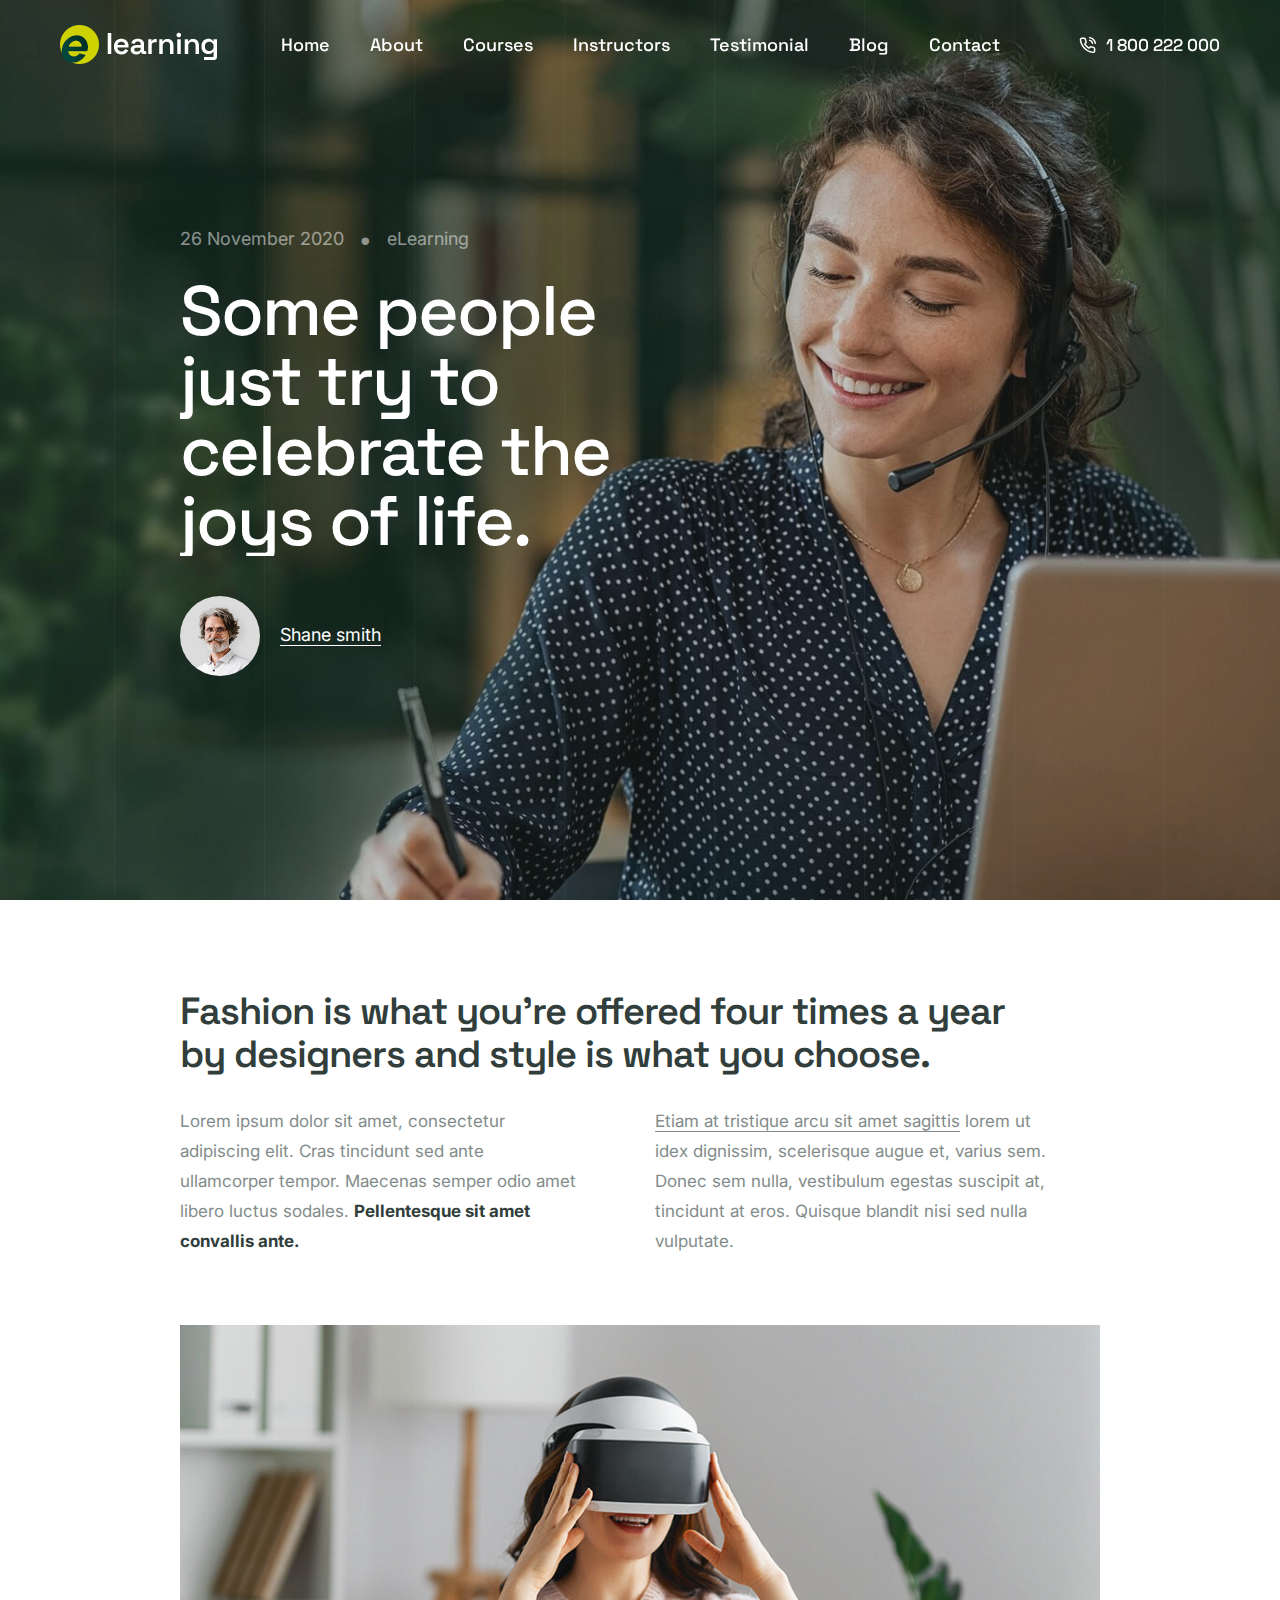
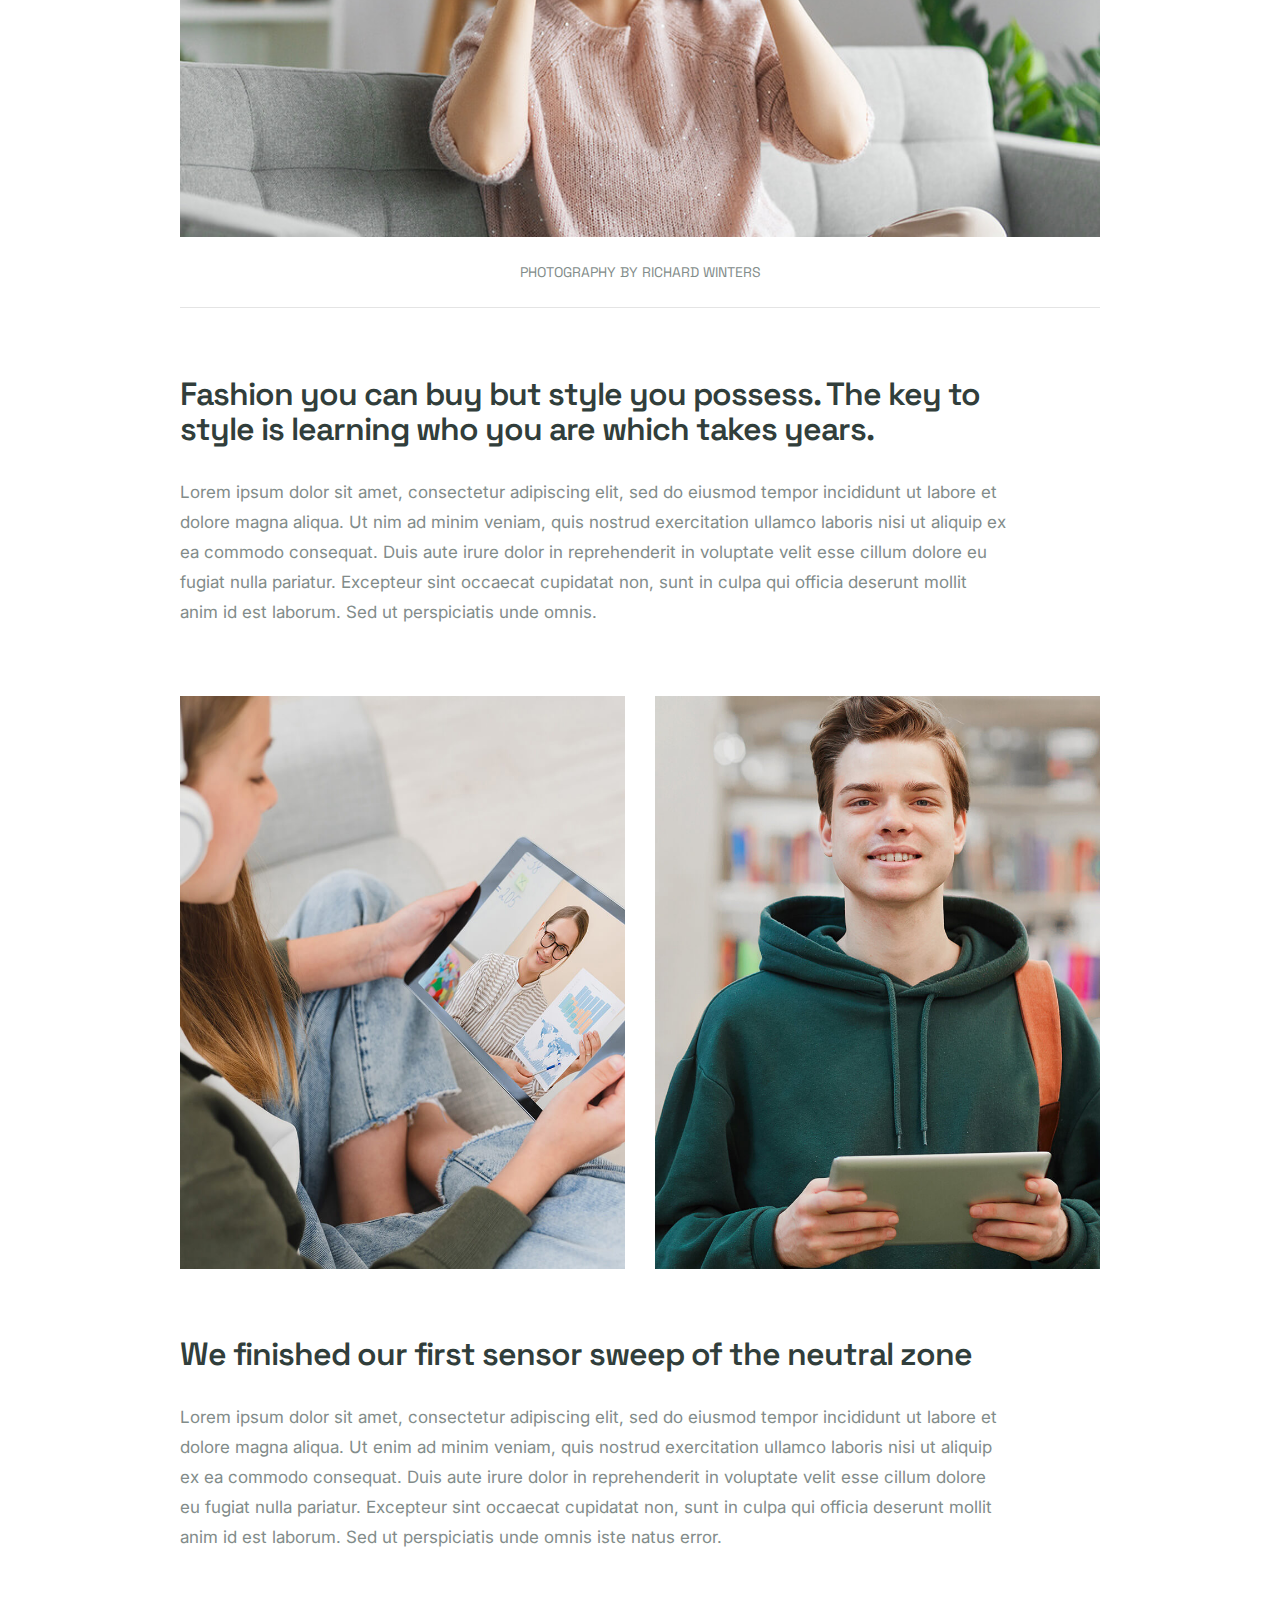
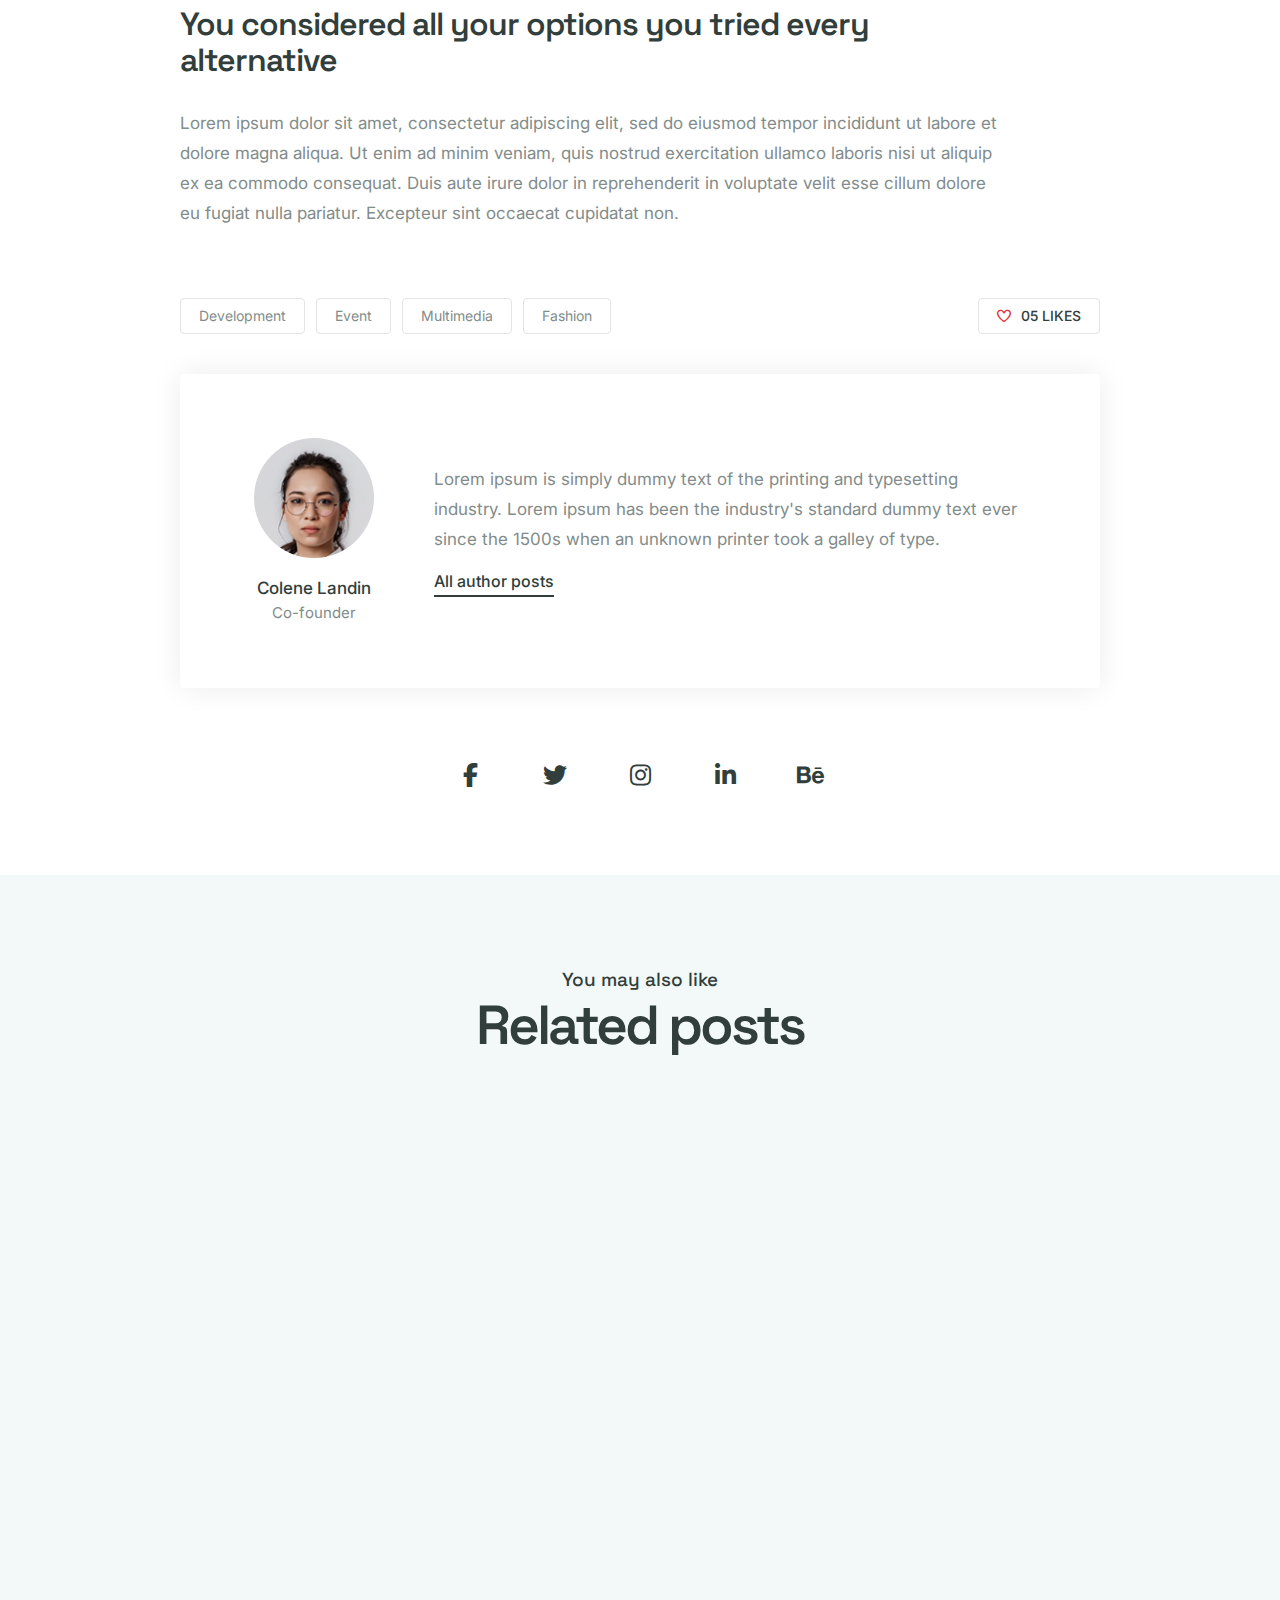
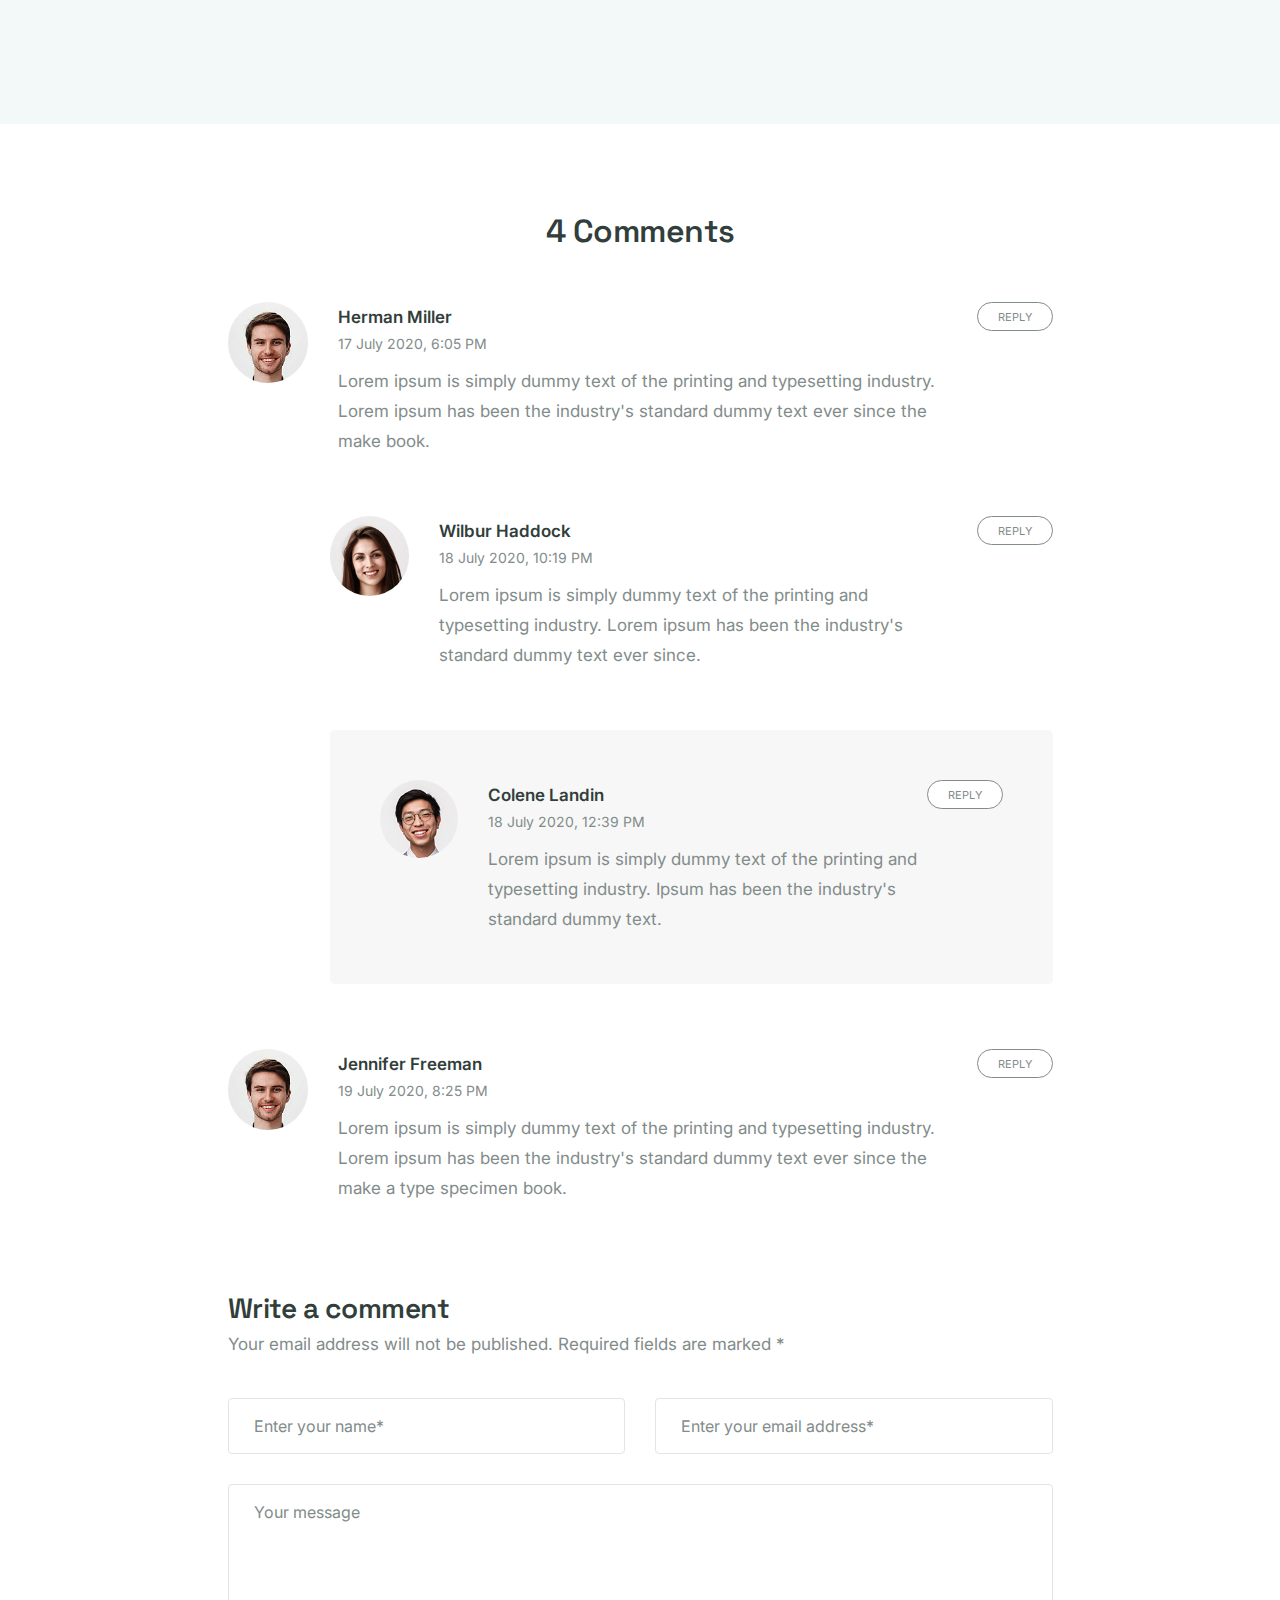
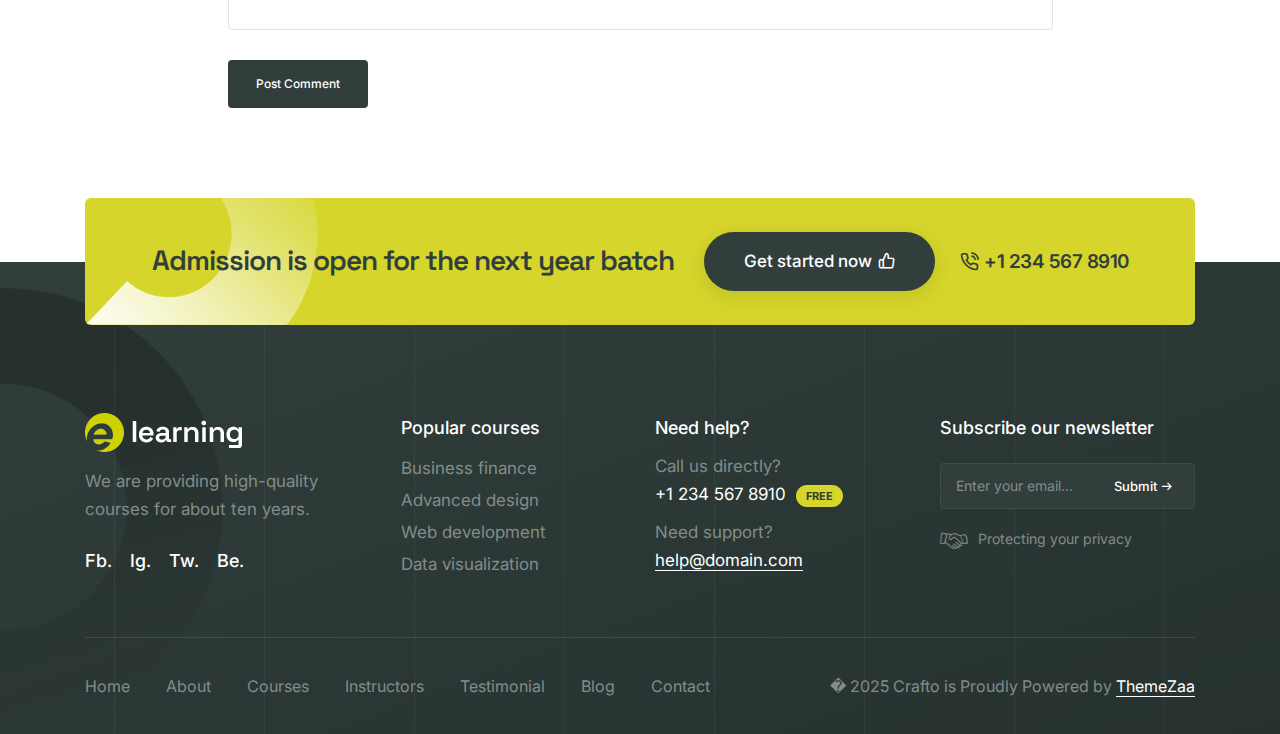
<file: demo-elearning-blog-single-simple.html>
<!DOCTYPE html><html class="no-js" lang="en"><head>
        <title>Crafto - The Multipurpose HTML5 Template</title>
        <meta charset="utf-8">
        <meta http-equiv="X-UA-Compatible" content="IE=edge">
        <meta name="author" content="ThemeZaa">
        <meta name="viewport" content="width=device-width,initial-scale=1.0">
        <meta name="description" content="Elevate your online presence with Crafto - a modern, versatile, multipurpose Bootstrap 5 responsive HTML5, SCSS template using highly creative 56+ ready demos.">
        <!-- favicon icon -->
        <link rel="shortcut icon" href="images/favicon.png">
        <link rel="apple-touch-icon" href="images/apple-touch-icon-57x57.png">
        <link rel="apple-touch-icon" sizes="72x72" href="images/apple-touch-icon-72x72.png">
        <link rel="apple-touch-icon" sizes="114x114" href="images/apple-touch-icon-114x114.png">
        <!-- google fonts preconnect -->
        <link rel="preconnect" href="https://fonts.googleapis.com" crossorigin="">
        <link rel="preconnect" href="https://fonts.gstatic.com" crossorigin="">
        <!-- style sheets and font icons -->
        <link rel="stylesheet" href="css/vendors.min.css">
        <link rel="stylesheet" href="css/icon.min.css">
        <link rel="stylesheet" href="css/style.min.css">
        <link rel="stylesheet" href="css/responsive.min.css">
        <link rel="stylesheet" href="css/elearning.css">
    </head>
    <body data-mobile-nav-trigger-alignment="right" data-mobile-nav-style="modern" data-mobile-nav-bg-color="#313e3b">  
        <!-- start header -->
        <header> 
            <!-- start navigation -->
            <nav class="navbar navbar-expand-lg header-transparent bg-transparent header-reverse" data-header-hover="light">
                <div class="container-fluid">
                    <div class="col-auto col-lg-2 me-lg-0 me-auto">
                        <a class="navbar-brand" href="demo-elearning.html">
                            <img src="images/demo-elearning-logo-white.png" data-at2x="images/demo-elearning-logo-white@2x.png" alt="" class="default-logo">
                            <img src="images/demo-elearning-logo-black.png" data-at2x="images/demo-elearning-logo-black@2x.png" alt="" class="alt-logo">
                            <img src="images/demo-elearning-logo-black.png" data-at2x="images/demo-elearning-logo-black@2x.png" alt="" class="mobile-logo"> 
                        </a>
                    </div>
                    <div class="col-auto menu-order position-static">
                        <button class="navbar-toggler float-start" type="button" data-bs-toggle="collapse" data-bs-target="#navbarNav" aria-controls="navbarNav" aria-label="Toggle navigation">
                            <span class="navbar-toggler-line"></span>
                            <span class="navbar-toggler-line"></span>
                            <span class="navbar-toggler-line"></span>
                            <span class="navbar-toggler-line"></span>
                        </button>
                        <div class="collapse navbar-collapse" id="navbarNav"> 
                            <ul class="navbar-nav alt-font"> 
                                <li class="nav-item"><a href="demo-elearning.html" class="nav-link">Home</a></li>
                                <li class="nav-item"><a href="demo-elearning-about.html" class="nav-link">About</a></li>
                                <li class="nav-item dropdown dropdown-with-icon">
                                    <a href="demo-elearning-courses.html" class="nav-link">Courses</a>
                                    <i class="fa-solid fa-angle-down dropdown-toggle" id="navbarDropdownMenuLink" role="button" data-bs-toggle="dropdown" aria-expanded="false"></i>
                                    <ul class="dropdown-menu" aria-labelledby="navbarDropdownMenuLink">
                                        <li>
                                            <a href="demo-elearning-courses-details.html"><i class="bi bi-laptop"></i>
                                                <div class="submenu-icon-content">
                                                    <span>Development</span>
                                                    <p>Develop professional skills</p>
                                                </div>
                                            </a>
                                        </li>
                                        <li>
                                            <a href="demo-elearning-courses-details.html"><i class="bi bi-briefcase"></i>
                                                <div class="submenu-icon-content">
                                                    <span>Business</span>
                                                    <p>Advance your business</p>
                                                </div>
                                            </a>
                                        </li>
                                        <li>
                                            <a href="demo-elearning-courses-details.html"><i class="bi bi-vector-pen"></i>
                                                <div class="submenu-icon-content">
                                                    <span>Design</span>
                                                    <p>Design skills & concepts</p>
                                                </div>
                                            </a>
                                        </li>
                                        <li>
                                            <a href="demo-elearning-courses-details.html"><i class="bi bi-megaphone"></i>
                                                <div class="submenu-icon-content">
                                                    <span>Marketing</span>
                                                    <p>New age marketing skills</p>
                                                </div>
                                            </a>
                                        </li>
                                    </ul>
                                </li>
                                <li class="nav-item"><a href="demo-elearning-instructors.html" class="nav-link">Instructors</a></li>
                                <li class="nav-item"><a href="demo-elearning-testimonial.html" class="nav-link">Testimonial</a></li>
                                <li class="nav-item"><a href="demo-elearning-blog.html" class="nav-link">Blog</a></li>
                                <li class="nav-item"><a href="demo-elearning-contact.html" class="nav-link">Contact</a></li>
                            </ul>
                        </div>
                    </div>
                    <div class="col-auto col-lg-2 text-end d-none d-sm-flex">
                        <div class="header-icon">
                            <div><div class="alt-font fw-500 lg-fs-15"><a href="tel:1800222000" class="widget-text text-white-hover"><i class="feather icon-feather-phone-call me-10px lg-me-5px"></i>1 800 222 000</a></div></div>
                        </div>  
                    </div>
                </div>
            </nav>
            <!-- end navigation -->
        </header>
        <!-- end header --> 
        <!-- start page title -->
        <section class="ipad-top-space-margin bg-dark-gray cover-background one-fifth-screen d-flex align-items-center" style="background-image: url(images/demo-elearning-blog-single-simple-bg.jpg)">
            <div class="background-position-center-top h-100 w-100 position-absolute left-0px top-0" style="background-image: url('images/vertical-line-bg-small.svg')"></div>
            <div id="particles-style-01" class="h-100 position-absolute left-0px top-0 w-100" data-particle="true" data-particle-options="{" particles":="" {"number":="" {"value":="" 12,"density":="" {"enable":="" true,"value_area":="" 2000}},"color":="" ["#d5d52b",="" "#d5d52b",="" "#d5d52b"]},"shape":="" {"type":="" "circle","stroke":{"width":0,"color":"#000000"}},"opacity":="" 1,"random":="" false,"anim":="" false,"speed":="" 1,"sync":="" false}},"size":="" 8,"random":="" true,"anim":="" false,"sync":="" true}},"line_linked":{"enable":false,"distance":0,"color":"#ffffff","opacity":1,"width":1},"move":="" true,"speed":1,"direction":="" "right","random":="" false,"straight":="" false}},"interactivity":="" {"detect_on":="" "canvas","events":="" {"onhover":="" false,"mode":="" "repulse"},"onclick":="" "push"},"resize":="" true}},"retina_detect":="" false}"=""></div>
            <div class="opacity-light bg-dark-gray"></div>
            <div class="container">
                <div class="row justify-content-center">
                    <div class="col-lg-10 position-relative" data-anime="{ " el":="" "childs",="" "opacity":="" [0,="" 1],="" "translatex":="" [50,="" 0],="" "staggervalue":="" 100,="" "easing":="" "easeoutquad"="" }"="">
                        <div class="d-inline-block mb-20px sm-mb-25px">
                            <span class="text-white fs-18 opacity-5">
                                <a href="demo-elearning-blog.html" class="text-white">26 November 2020</a>
                                <span class="d-inline-block fs-24 align-top ms-10px me-10px">•</span>
                                <a href="demo-elearning-blog.html" class="text-white">eLearning</a>
                            </span>
                        </div>
                        <h1 class="text-white w-60 lg-w-80 md-w-70 sm-w-100 fw-500 ls-minus-2px text-white alt-font mb-30px overflow-hidden mb-0">Some people just try to celebrate the joys of life.</h1>
                        <div class="text-white fs-18 mt-40px">
                            <img class="w-80px h-80px rounded-circle me-15px" src="images/avtar-24.jpg" alt="">
                            <a href="demo-elearning-blog.html" class="text-white text-decoration-line-bottom">Shane smith</a>
                        </div>
                    </div>
                </div>
            </div>
        </section>
        <!-- end page title -->
        <!-- start section -->
        <section class="pb-0"> 
            <div class="container">
                <div class="row justify-content-center">
                    <div class="col-lg-10"> 
                        <h4 class="alt-font text-dark-gray fw-600 ls-minus-1px w-90 md-w-100">Fashion is what you're offered four times a year by designers and style is what you choose.</h4>
                    </div> 
                    <div class="col-lg-10 mb-6 sm-mb-35px"> 
                        <div class="row">
                            <div class="col-lg-6 last-paragraph-no-margin md-mb-30px"> 
                                <p class="w-90 lg-w-100">Lorem ipsum dolor sit amet, consectetur adipiscing elit. Cras tincidunt sed ante ullamcorper tempor. Maecenas semper odio amet libero luctus sodales. <strong class="text-dark-gray">Pellentesque sit amet convallis ante.</strong></p>
                            </div> 
                            <div class="col-lg-6 last-paragraph-no-margin"> 
                                <p class="w-90 lg-w-100"><span class="text-decoration-line-bottom">Etiam at tristique arcu sit amet sagittis</span> lorem ut idex dignissim, scelerisque augue et, varius sem. Donec sem nulla, vestibulum egestas suscipit at, tincidunt at eros. Quisque blandit nisi sed nulla vulputate.</p>
                            </div>
                        </div>
                    </div> 
                    <div class="col-lg-10 mb-6 sm-mb-35px last-paragraph-no-margin text-center">
                        <img src="images/demo-elearning-blog-single-simple-01.jpg" class="mb-20px" alt="">
                        <p class="pb-20px alt-font fs-14 text-uppercase">Photography by Richard winters</p>
                        <div class="h-1px w-100 bg-extra-medium-gray"></div>
                    </div>
                    <div class="col-lg-10 mb-6 sm-mb-35px last-paragraph-no-margin"> 
                        <h5 class="alt-font text-dark-gray fw-600 ls-minus-1px w-95 md-w-100">Fashion you can buy but style you possess. The key to style is learning who you are which takes years.</h5>
                        <p class="w-90 lg-w-100">Lorem ipsum dolor sit amet, consectetur adipiscing elit, sed do eiusmod tempor incididunt ut labore et dolore magna aliqua. Ut nim ad minim veniam, quis nostrud exercitation ullamco laboris nisi ut aliquip ex ea commodo consequat. Duis aute irure dolor in reprehenderit in voluptate velit esse cillum dolore eu fugiat nulla pariatur. Excepteur sint occaecat cupidatat non, sunt in culpa qui officia deserunt mollit anim id est laborum. Sed ut perspiciatis unde omnis.</p>
                    </div> 
                    <div class="col-lg-10 mb-6 sm-mb-35px">
                        <div class="row">
                            <div class="col-md-6 sm-mb-30px">
                                <img src="images/demo-elearning-blog-single-simple-02.jpg" alt="">
                            </div>
                            <div class="col-md-6">
                                <img src="images/demo-elearning-blog-single-simple-03.jpg" alt="">
                            </div>
                        </div>
                    </div> 
                    <div class="col-lg-10 last-paragraph-no-margin">
                        <h5 class="alt-font text-dark-gray fw-600 ls-minus-1px w-90 md-w-100">We finished our first sensor sweep of the neutral zone</h5>
                        <p class="mb-6 w-90 lg-w-100">Lorem ipsum dolor sit amet, consectetur adipiscing elit, sed do eiusmod tempor incididunt ut labore et dolore magna aliqua. Ut enim ad minim veniam, quis nostrud exercitation ullamco laboris nisi ut aliquip ex ea commodo consequat. Duis aute irure dolor in reprehenderit in voluptate velit esse cillum dolore eu fugiat nulla pariatur. Excepteur sint occaecat cupidatat non, sunt in culpa qui officia deserunt mollit anim id est laborum. Sed ut perspiciatis unde omnis iste natus error.</p>
                        <h5 class="alt-font text-dark-gray fw-600 ls-minus-1px w-90 md-w-100">You considered all your options you tried every alternative</h5>
                        <p class="w-90 lg-w-100">Lorem ipsum dolor sit amet, consectetur adipiscing elit, sed do eiusmod tempor incididunt ut labore et dolore magna aliqua. Ut enim ad minim veniam, quis nostrud exercitation ullamco laboris nisi ut aliquip ex ea commodo consequat. Duis aute irure dolor in reprehenderit in voluptate velit esse cillum dolore eu fugiat nulla pariatur. Excepteur sint occaecat cupidatat non.</p>
                    </div>
                </div>
            </div>
        </section> 
        <!-- end section -->
        <!-- start section -->
        <section class="half-section"> 
            <div class="container">
                <div class="row justify-content-center">
                    <div class="col-lg-10">
                        <div class="row mb-30px">
                            <div class="tag-cloud col-md-9 text-center text-md-start sm-mb-15px">
                                <a href="demo-elearning-blog.html">Development</a> 
                                <a href="demo-elearning-blog.html">Event</a>
                                <a href="demo-elearning-blog.html">Multimedia </a>
                                <a href="demo-elearning-blog.html">Fashion</a>
                            </div> 
                            <div class="tag-cloud col-md-3 text-uppercase text-center text-md-end">
                                <a class="likes-count fw-500 mx-0" href="#"><i class="fa-regular fa-heart text-red me-10px"></i><span class="text-dark-gray text-dark-gray-hover">05 Likes</span></a>
                            </div>
                        </div>
                        <div class="row">
                            <div class="col-12 mb-6">
                                <div class="d-block d-md-flex w-100 box-shadow-extra-large align-items-center border-radius-4px p-7 sm-p-35px">
                                    <div class="w-140px text-center me-50px sm-mx-auto">
                                        <img src="images/avtar-07.jpg" class="rounded-circle w-120px" alt="">
                                        <a href="demo-elearning-blog.html" class="text-dark-gray fw-500 mt-20px d-inline-block lh-20">Colene Landin</a>
                                        <span class="fs-15 lh-20 d-block sm-mb-15px">Co-founder</span>
                                    </div>
                                    <div class="w-75 sm-w-100 text-center text-md-start last-paragraph-no-margin">
                                        <p>Lorem ipsum is simply dummy text of the printing and typesetting industry. Lorem ipsum has been the industry's standard dummy text ever since the 1500s when an unknown printer took a galley of type.</p>
                                        <a href="demo-elearning-blog.html" class="btn btn-link btn-extra-large text-dark-gray mt-15px">All author posts</a>
                                    </div>
                                </div>
                            </div>
                        </div>
                        <div class="row justify-content-center">
                            <div class="col-12 text-center elements-social social-icon-style-04">
                                <ul class="large-icon dark">
                                    <li><a class="facebook" href="https://www.facebook.com/" target="_blank"><i class="fa-brands fa-facebook-f"></i><span></span></a></li>
                                    <li><a class="twitter" href="https://www.twitter.com" target="_blank"><i class="fa-brands fa-twitter"></i><span></span></a></li>
                                    <li><a class="instagram" href="https://www.instagram.com" target="_blank"><i class="fa-brands fa-instagram"></i><span></span></a></li>
                                    <li><a class="linkedin" href="http://www.linkedin.com" target="_blank"><i class="fa-brands fa-linkedin-in"></i><span></span></a></li> 
                                    <li><a class="behance" href="http://www.behance.com/" target="_blank"><i class="fa-brands fa-behance"></i><span></span></a></li>
                                </ul>
                            </div>
                        </div>
                    </div>
                </div>
            </div>
        </section>
        <!-- end section -->
        <!-- start section -->
        <section class="bg-tranquil"> 
            <div class="container">
                <div class="row justify-content-center mb-1">
                    <div class="col-lg-7 text-center">
                        <span class="alt-font text-dark-gray fs-19 fw-500 mb-5px d-inline-block ls-minus-05p">You may also like</span>
                        <h2 class="alt-font text-dark-gray fw-600 ls-minus-3px">Related posts</h2>
                    </div>
                </div>
                <div class="row">  
                    <div class="col-12 px-0 xs-ps-15px xs-pe-15px">
                        <ul class="blog-masonry blog-wrapper grid grid-3col xl-grid-3col lg-grid-3col md-grid-2col sm-grid-1col xs-grid-1col gutter-extra-large" data-anime="{ " el":="" "childs",="" "translatey":="" [50,="" 0],="" "opacity":="" [0,1],="" "duration":="" 1200,="" "delay":="" 0,="" "staggervalue":="" 150,="" "easing":="" "easeoutquad"="" }"="">
                            <li class="grid-sizer"></li>
                            <!-- start blog item -->
                            <li class="grid-item">
                                <div class="card border-0 border-radius-4px overflow-hidden box-shadow-large box-shadow-extra-large-hover">
                                    <div class="card-top d-flex align-items-center">
                                        <a href="demo-elearning-blog.html"><img src="images/avtar-05.jpg" class="avtar" alt=""></a>
                                        <span class="fs-16">By <a href="demo-elearning-blog.html" class="text-dark-gray fw-600">Andy glamer</a></span>
                                        <div class="like-count ms-auto fs-14">
                                            <a href="#"><i class="fa-regular fa-heart text-red d-inline-block"></i><span class="text-dark-gray fw-600">65</span></a>
                                        </div>
                                    </div>
                                    <div class="blog-image position-relative overflow-hidden">
                                        <a href="demo-elearning-blog-single-simple.html"><img src="images/demo-elearning-07.jpg" alt=""></a>
                                    </div>
                                    <div class="card-body p-0">
                                        <div class="post-content p-11 md-p-9">
                                            <a href="demo-elearning-blog-single-simple.html" class="card-title mb-10px fw-600 fs-19 lh-28 text-dark-gray d-inline-block">How to evaluate the effective of training programs.</a>
                                            <p class="mb-0">Lorem ipsum has been industry standard dummy text ever...</p>
                                        </div>
                                    </div>
                                </div>
                            </li>
                            <!-- end blog item -->
                            <!-- start blog item -->
                            <li class="grid-item">
                                <div class="card border-0 border-radius-4px overflow-hidden box-shadow-large box-shadow-extra-large-hover">
                                    <div class="card-top d-flex align-items-center">
                                        <a href="demo-elearning-blog.html"><img src="images/avtar-04.jpg" class="avtar" alt=""></a>
                                        <span class="fs-16">By <a href="demo-elearning-blog.html" class="text-dark-gray fw-600">Den viliamson</a></span>
                                        <div class="like-count ms-auto fs-14">
                                            <a href="#"><i class="fa-regular fa-heart text-red d-inline-block"></i><span class="text-dark-gray fw-600">35</span></a>
                                        </div>
                                    </div>
                                    <div class="blog-image position-relative overflow-hidden">
                                        <a href="demo-elearning-blog-single-simple.html"><img src="images/demo-elearning-08.jpg" alt=""></a>
                                    </div>
                                    <div class="card-body p-0">
                                        <div class="post-content p-11 md-p-9">
                                            <a href="demo-elearning-blog-single-simple.html" class="card-title mb-10px fw-600 fs-19 lh-28 text-dark-gray d-inline-block">Experience the breathtaking views and perspectives.</a>
                                            <p class="mb-0">Lorem ipsum has been industry standard dummy text ever...</p>
                                        </div>
                                    </div>
                                </div>
                            </li>
                            <!-- end blog item -->
                            <!-- start blog item -->
                            <li class="grid-item">
                                <div class="card border-0 border-radius-4px overflow-hidden box-shadow-large box-shadow-extra-large-hover">
                                    <div class="card-top d-flex align-items-center">
                                        <a href="demo-elearning-blog.html"><img src="images/avtar-03.jpg" class="avtar" alt=""></a>
                                        <span class="fs-16">By <a href="demo-elearning-blog.html" class="text-dark-gray fw-600">Jones robbert</a></span>
                                        <div class="like-count ms-auto fs-14">
                                            <a href="#"><i class="fa-regular fa-heart text-red d-inline-block"></i><span class="text-dark-gray fw-600">58</span></a>
                                        </div>
                                    </div>
                                    <div class="blog-image position-relative overflow-hidden">
                                        <a href="demo-elearning-blog-single-simple.html"><img src="images/demo-elearning-09.jpg" alt=""></a>
                                    </div>
                                    <div class="card-body p-0">
                                        <div class="post-content p-11 md-p-9">
                                            <a href="demo-elearning-blog-single-simple.html" class="card-title mb-10px fw-600 fs-19 lh-28 text-dark-gray d-inline-block">Build up healthy habits and strong peaceful life.</a>
                                            <p class="mb-0">Lorem ipsum has been industry standard dummy text ever...</p>
                                        </div>
                                    </div>
                                </div>
                            </li>
                            <!-- end blog item -->
                        </ul>
                    </div>
                </div>
            </div>
        </section>
        <!-- end section -->
        <!-- start section -->
        <section>
            <div class="container">
                <div class="row justify-content-center">
                    <div class="col-lg-9 text-center mb-2"> 
                        <h5 class="alt-font text-dark-gray fw-600 ls-minus-05px">4 Comments</h5>
                    </div>
                </div>
                <div class="row justify-content-center">
                    <div class="col-lg-9">
                        <ul class="blog-comment">
                            <li>
                                <div class="d-block d-md-flex w-100 align-items-center align-items-md-start ">
                                    <div class="w-90px sm-w-65px sm-mb-10px">
                                        <img src="images/avtar-18.jpg" class="rounded-circle" alt="">
                                    </div>
                                    <div class="w-100 ps-30px last-paragraph-no-margin sm-ps-0">
                                        <a href="#" class="text-dark-gray fw-600">Herman Miller</a>
                                        <a href="#comments" class="btn-reply text-uppercase section-link">Reply</a>
                                        <div class="fs-14 lh-24 mb-10px">17 July 2020, 6:05 PM</div>
                                        <p class="w-85 sm-w-100">Lorem ipsum is simply dummy text of the printing and typesetting industry. Lorem ipsum has been the industry's standard dummy text ever since the make book.</p>
                                    </div>
                                </div>
                                <ul class="child-comment">
                                    <li>
                                        <div class="d-block d-md-flex w-100 align-items-center align-items-md-start ">
                                            <div class="w-90px sm-w-65px sm-mb-10px">
                                                <img src="images/avtar-19.jpg" class="rounded-circle" alt="">
                                            </div>
                                            <div class="w-100 ps-30px last-paragraph-no-margin sm-ps-0">
                                                <a href="#" class="text-dark-gray fw-600">Wilbur Haddock</a>
                                                <a href="#comments" class="btn-reply text-uppercase section-link">Reply</a>
                                                <div class="fs-14 lh-24 mb-10px">18 July 2020, 10:19 PM</div>
                                                <p class="w-85 sm-w-100">Lorem ipsum is simply dummy text of the printing and typesetting industry. Lorem ipsum has been the industry's standard dummy text ever since.</p>
                                            </div>
                                        </div>
                                    </li>
                                    <li>
                                        <div class="d-block d-md-flex w-100 align-items-center align-items-md-start border-radius-5px p-50px md-p-30px sm-p-20px bg-very-light-gray">
                                            <div class="w-90px sm-w-65px sm-mb-10px">
                                                <img src="images/avtar-17.jpg" class="rounded-circle" alt="">
                                            </div>
                                            <div class="w-100 ps-30px last-paragraph-no-margin sm-ps-0">
                                                <a href="#" class="text-dark-gray fw-600">Colene Landin</a>
                                                <a href="#comments" class="btn-reply text-uppercase section-link">Reply</a>
                                                <div class="fs-14 lh-24 mb-10px">18 July 2020, 12:39 PM</div>
                                                <p class="w-85 sm-w-100">Lorem ipsum is simply dummy text of the printing and typesetting industry. Ipsum has been the industry's standard dummy text.</p>
                                            </div>
                                        </div>
                                    </li>
                                </ul>
                            </li>
                            <li>
                                <div class="d-block d-md-flex w-100 align-items-center align-items-md-start ">
                                    <div class="w-90px sm-w-65px sm-mb-10px">
                                        <img src="images/avtar-18.jpg" class="rounded-circle" alt="">
                                    </div>
                                    <div class="w-100 ps-30px last-paragraph-no-margin sm-ps-0">
                                        <a href="#" class="text-dark-gray fw-600">Jennifer Freeman</a>
                                        <a href="#comments" class="btn-reply text-uppercase section-link">Reply</a>
                                        <div class="fs-14 lh-24 mb-10px">19 July 2020, 8:25 PM</div>
                                        <p class="w-85 sm-w-100">Lorem ipsum is simply dummy text of the printing and typesetting industry. Lorem ipsum has been the industry's standard dummy text ever since the make a type specimen book.</p>
                                    </div>
                                </div>
                            </li>
                        </ul> 
                    </div>
                </div>
            </div>
        </section>
        <!-- end section -->
        <!-- start section -->
        <section id="comments" class="pt-0 overflow-hidden position-relative overlap-height">
            <div class="container overlap-gap-section">
                <div class="row justify-content-center">
                    <div class="col-lg-9 mb-3">
                        <h6 class="alt-font text-dark-gray fw-600 ls-minus-05p mb-5px">Write a comment</h6>
                        <div class="mb-5px">Your email address will not be published. Required fields are marked *</div>
                    </div>
                </div>
                <div class="row justify-content-center">
                    <div class="col-lg-9">
                        <form action="email-templates/contact-form.php" method="post" class="row contact-form-style-02">
                            <div class="col-md-6 mb-30px">
                                <input class="input-name border-radius-4px form-control required" type="text" name="name" placeholder="Enter your name*">
                            </div> 
                            <div class="col-md-6 mb-30px">
                                <input class="border-radius-4px form-control required" type="email" name="email" placeholder="Enter your email address*">
                            </div> 
                            <div class="col-md-12 mb-30px">
                                <textarea class="border-radius-4px form-control" cols="40" rows="4" name="comment" placeholder="Your message"></textarea>
                            </div> 
                            <div class="col-12">
                                <input type="hidden" name="redirect" value="">
                                <button class="btn btn-dark-gray btn-small btn-round-edge submit" type="submit">Post Comment</button>
                                <div class="form-results mt-20px d-none"></div>
                            </div>
                        </form>
                    </div>
                </div>
            </div>
        </section>
        <!-- end section -->
        <!-- start footer -->
        <footer class="bg-gradient-aztec-green position-relative">
            <div class="position-absolute left-minus-100px top-25px">
                <img src="images/demo-elearning-bg-05.png" alt="" class="w-80">
            </div>
            <div class="background-position-center-top h-100 w-100 position-absolute left-0px top-0" style="background-image: url('images/vertical-line-bg-small.svg')"></div>
            <div class="container overlap-section">
                <div class="row g-0 justify-content-center align-items-center text-center bg-base-color border-radius-6px ps-5 pe-5 pt-3 pb-3 mb-8 sm-p-25px background-position-left-bottom background-no-repeat contain-background position-relative" style="background-image: url('images/demo-elearning-bg-06.png')">
                    <!-- start footer column -->
                    <div class="col-lg-auto lg-mb-20px">
                        <h6 class="alt-font fw-600 text-dark-gray m-0 ls-minus-1px d-inline-block me-30px lg-me-0">Admission is open for the next year batch</h6>
                    </div>
                    <!-- end footer column -->
                    <!-- start footer column -->
                    <div class="col-auto">
                        <a href="demo-elearning-contact.html" class="btn btn-extra-large btn-dark-gray btn-rounded btn-box-shadow btn-switch-text d-inline-block me-20px align-middle xs-m-0">
                            <span>
                                <span class="btn-double-text" data-text="Get started now">Get started now</span>
                                <span><i class="feather icon-feather-thumbs-up"></i></span>
                            </span>
                        </a>
                        <span class="d-block d-sm-inline-block text-dark-gray fs-19 fw-600 left-icon d-inline-block align-middle xs-mt-10px ls-minus-05px"><a href="tel:12345678910"><i class="feather icon-feather-phone-call"></i>+1 234 567 8910</a></span>
                    </div>
                    <!-- end footer column -->
                </div>
            </div>
            <div class="container footer-dark text-center text-sm-start position-relative"> 
                <div class="row mb-5 sm-mb-7 xs-mb-30px">
                    <!-- start footer column -->
                    <div class="col-lg-3 col-md-4 col-sm-6 d-flex flex-column last-paragraph-no-margin md-mb-40px xs-mb-30px">
                        <a href="demo-elearning.html" class="footer-logo mb-15px d-inline-block">
                            <img src="images/demo-elearning-footer-logo.png" data-at2x="images/demo-elearning-footer-logo@2x.png" alt="">
                        </a>
                        <p class="lh-28">We are providing high-quality courses for about ten years.</p>
                        <div class="elements-social social-text-style-01 mt-9 xs-mt-15px">
                            <ul class="small-icon light fw-500">
                                <li><a class="facebook" href="https://www.facebook.com/" target="_blank">Fb.</a></li>
                                <li><a class="instagram" href="https://www.instagram.com" target="_blank">Ig.</a></li> 
                                <li><a class="twitter" href="https://www.twitter.com" target="_blank">Tw.</a></li> 
                                <li><a class="behance" href="http://www.behance.com/" target="_blank">Be.</a></li> 
                            </ul>
                        </div>
                    </div>
                    <!-- end footer column -->  
                    <!-- start footer column -->
                    <div class="col-lg-3 col-md-4 col-sm-6 ps-4 last-paragraph-no-margin md-mb-40px xs-mb-30px"> 
                        <span class="fw-500 fs-18 d-block text-white mb-10px">Popular courses</span>
                        <ul>
                            <li><a href="demo-elearning-courses.html">Business finance</a></li>
                            <li><a href="demo-elearning-courses.html">Advanced design</a></li>
                            <li><a href="demo-elearning-courses.html">Web development</a></li>
                            <li><a href="demo-elearning-courses.html">Data visualization</a></li>
                        </ul> 
                    </div>
                    <!-- end footer column -->
                    <!-- start footer column -->
                    <div class="col-lg-3 col-md-4 col-sm-6 last-paragraph-no-margin xs-mb-30px"> 
                        <span class="fw-500 fs-18 d-block text-white mb-10px">Need help?</span>
                        <span class="lh-26 d-block">Call us directly?</span>
                        <span class="text-white d-block mb-10px"><a href="tel:12345678910">+1 234 567 8910 </a><span class="bg-base-color fw-700 text-dark-gray lh-22 text-uppercase border-radius-30px ps-10px pe-10px fs-11 ms-5px d-inline-block align-middle">Free</span></span>
                        <span class="lh-26 d-block">Need support?</span>
                        <a href="/cdn-cgi/l/email-protection#0c6469607c4c6863616d6562226f6361" class="text-white text-decoration-line-bottom"><span class="__cf_email__" data-cfemail="5d3538312d1d3932303c3433733e3230">[email�protected]</span></a>
                    </div>
                    <!-- end footer column -->
                    <!-- start footer column -->
                    <div class="col-lg-3 col-md-12 col-sm-6 text-md-center text-lg-start">
                        <span class="fs-18 fw-500 d-block text-white mb-20px">Subscribe our newsletter</span> 
                        <div class="d-inline-block w-100 newsletter-style-02 position-relative mb-15px">
                            <form action="email-templates/subscribe-newsletter.php" method="post" class="position-relative w-100">
                                <input class="input-small bg-dark-gray border-color-transparent-white-light w-100 form-control required" type="email" name="email" placeholder="Enter your email...">
                                <input type="hidden" name="redirect" value="">
                                <button type="submit" aria-label="submit" class="btn pe-20px text-white fs-13 fw-500 lg-ps-15px lg-pe-15px submit">Submit <i class="feather icon-feather-arrow-right submit"></i></button>
                                <div class="form-results border-radius-4px pt-5px pb-5px ps-15px pe-15px fs-14 lh-22 mt-10px w-100 text-center position-absolute d-none"></div>
                            </form>
                        </div>
                        <div class="d-flex align-items-center justify-content-center justify-content-md-center justify-content-sm-start justify-content-lg-start fs-14">
                            <div class="d-inline-block"><i class="line-icon-Handshake me-10px align-middle icon-very-medium"></i>Protecting your privacy</div> 
                        </div>
                    </div>
                    <!-- end footer column -->
                </div> 
                <div class="row align-items-center footer-bottom border-top border-color-transparent-white-light pt-30px g-0">
                    <!-- start footer menu -->
                    <div class="col-xl-7 ps-0 text-center text-xl-start lg-mb-10px"> 
                        <ul class="footer-navbar fs-16 lh-normal"> 
                            <li class="nav-item active"><a href="demo-elearning.html" class="nav-link ps-0">Home</a></li>
                            <li class="nav-item"><a href="demo-elearning-about.html" class="nav-link">About</a></li>
                            <li class="nav-item"><a href="demo-elearning-courses.html" class="nav-link">Courses</a></li>
                            <li class="nav-item"><a href="demo-elearning-instructors.html" class="nav-link">Instructors</a></li>
                            <li class="nav-item"><a href="demo-elearning-testimonial.html" class="nav-link">Testimonial</a></li>
                            <li class="nav-item"><a href="demo-elearning-blog.html" class="nav-link">Blog</a></li>
                            <li class="nav-item"><a href="demo-elearning-contact.html" class="nav-link">Contact</a></li>
                        </ul>
                    </div> 
                    <!-- end footer menu -->
                    <!-- start copyright -->
                    <div class="col-xl-5 last-paragraph-no-margin text-center text-xl-end">
                        <p class="fs-16">� 2025 Crafto is Proudly Powered by <a href="https://www.themezaa.com/" target="_blank" class="text-white text-decoration-line-bottom">ThemeZaa</a></p>
                    </div>
                    <!-- start copyright -->
                </div>
            </div> 
        </footer>
        <!-- end footer -->
        <!-- start scroll progress -->
        <div class="scroll-progress d-none d-xxl-block">
            <a href="#" class="scroll-top" aria-label="scroll">
                <span class="scroll-text">Scroll</span><span class="scroll-line"><span class="scroll-point"></span></span>
            </a>
        </div>
        <!-- end scroll progress -->
        <!-- javascript libraries -->
        <script data-cfasync="false" src="js/email-decode.min.js"></script><script type="text/javascript" src="js/jquery.js"></script>
        <script type="text/javascript" src="js/vendors.min.js"></script>
        <script type="text/javascript" src="js/main.js"></script>
    
</body></html>
</file>
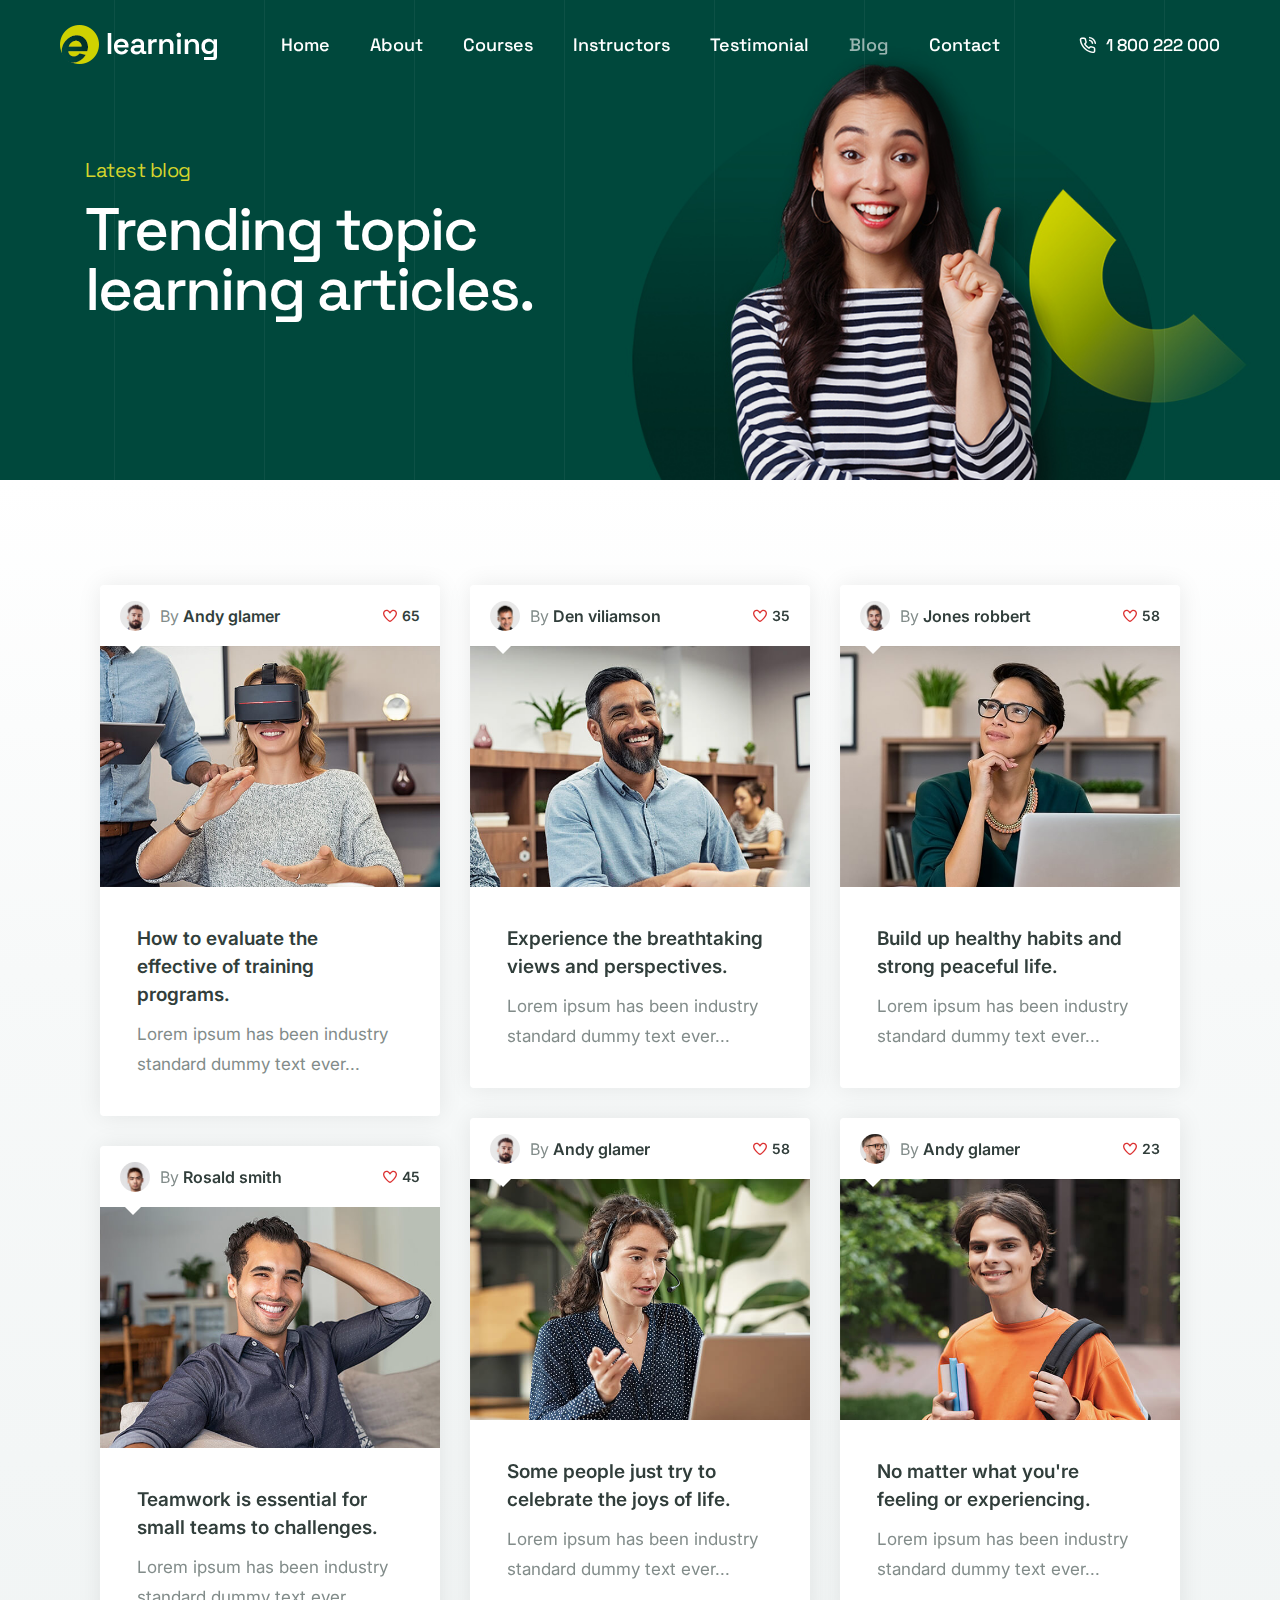
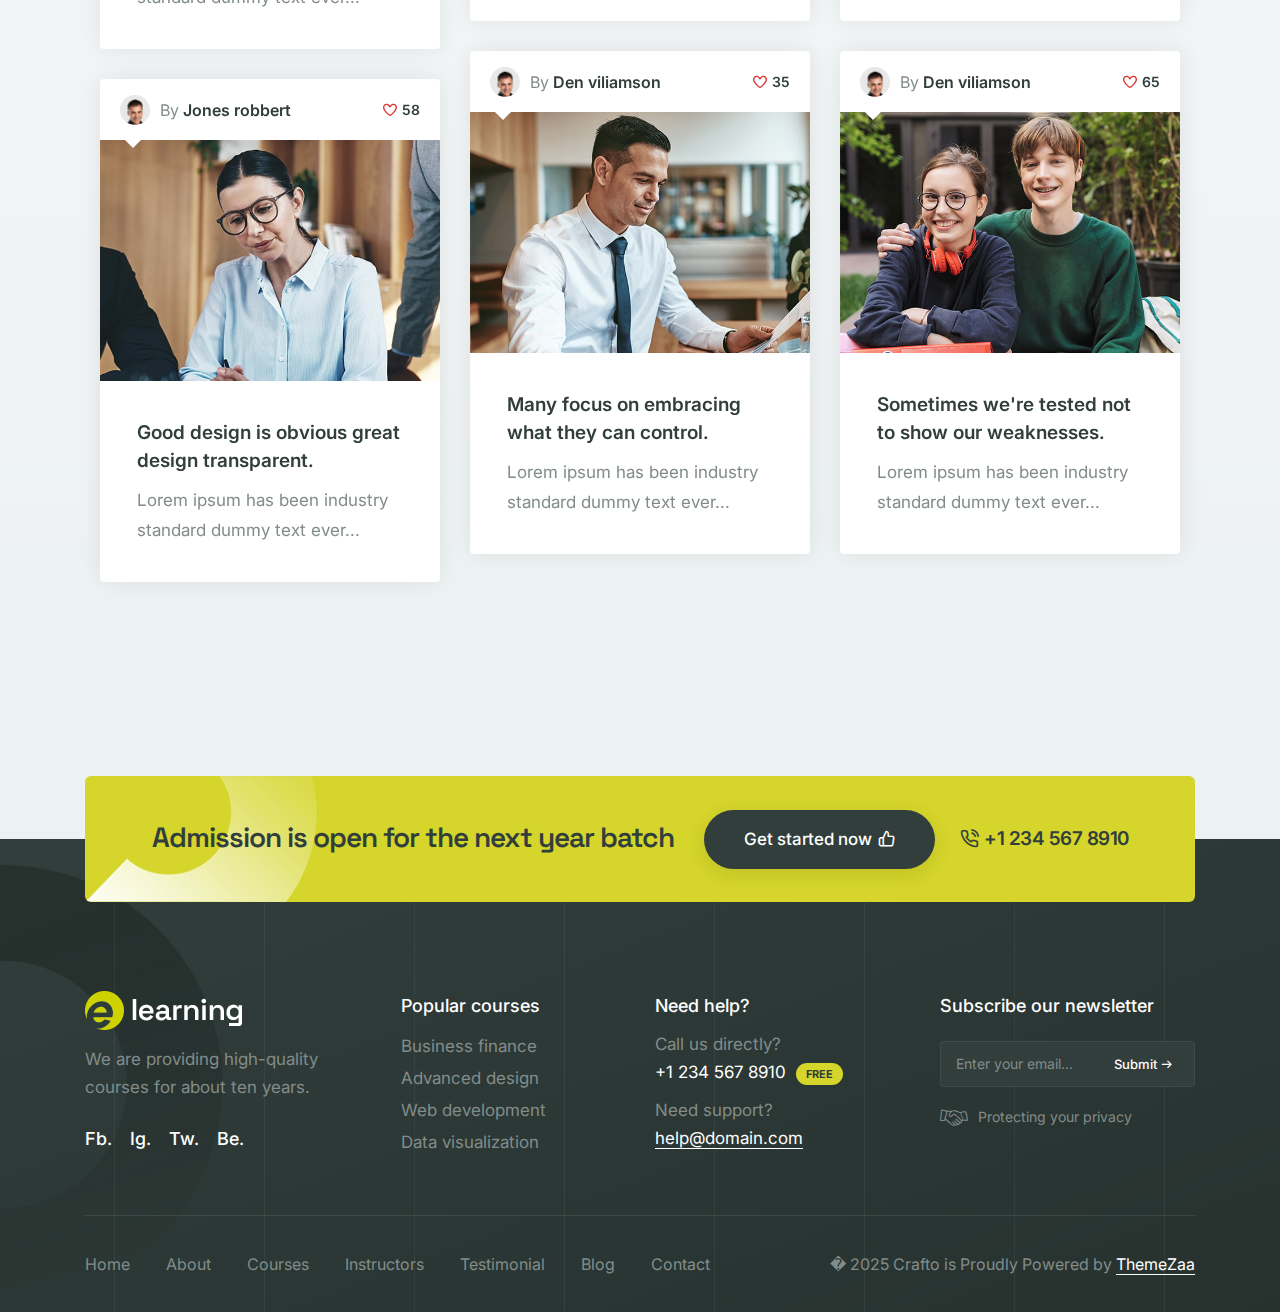
<file: demo-elearning-blog.html>
<!DOCTYPE html><html class="no-js" lang="en"><head>
        <title>Crafto - The Multipurpose HTML5 Template</title>
        <meta charset="utf-8">
        <meta http-equiv="X-UA-Compatible" content="IE=edge">
        <meta name="author" content="ThemeZaa">
        <meta name="viewport" content="width=device-width,initial-scale=1.0">
        <meta name="description" content="Elevate your online presence with Crafto - a modern, versatile, multipurpose Bootstrap 5 responsive HTML5, SCSS template using highly creative 56+ ready demos.">
        <!-- favicon icon -->
        <link rel="shortcut icon" href="images/favicon.png">
        <link rel="apple-touch-icon" href="images/apple-touch-icon-57x57.png">
        <link rel="apple-touch-icon" sizes="72x72" href="images/apple-touch-icon-72x72.png">
        <link rel="apple-touch-icon" sizes="114x114" href="images/apple-touch-icon-114x114.png">
        <!-- google fonts preconnect -->
        <link rel="preconnect" href="https://fonts.googleapis.com" crossorigin="">
        <link rel="preconnect" href="https://fonts.gstatic.com" crossorigin="">
        <!-- style sheets and font icons -->
        <link rel="stylesheet" href="css/vendors.min.css">
        <link rel="stylesheet" href="css/icon.min.css">
        <link rel="stylesheet" href="css/style.min.css">
        <link rel="stylesheet" href="css/responsive.min.css">
        <link rel="stylesheet" href="css/elearning.css">
    </head>
    <body data-mobile-nav-trigger-alignment="right" data-mobile-nav-style="modern" data-mobile-nav-bg-color="#313e3b">  
        <!-- start header -->
        <header> 
            <!-- start navigation -->
            <nav class="navbar navbar-expand-lg header-transparent bg-transparent header-reverse" data-header-hover="light">
                <div class="container-fluid">
                    <div class="col-auto col-lg-2 me-lg-0 me-auto">
                        <a class="navbar-brand" href="demo-elearning.html">
                            <img src="images/demo-elearning-logo-white.png" data-at2x="images/demo-elearning-logo-white@2x.png" alt="" class="default-logo">
                            <img src="images/demo-elearning-logo-black.png" data-at2x="images/demo-elearning-logo-black@2x.png" alt="" class="alt-logo">
                            <img src="images/demo-elearning-logo-black.png" data-at2x="images/demo-elearning-logo-black@2x.png" alt="" class="mobile-logo"> 
                        </a>
                    </div>
                    <div class="col-auto menu-order position-static">
                        <button class="navbar-toggler float-start" type="button" data-bs-toggle="collapse" data-bs-target="#navbarNav" aria-controls="navbarNav" aria-label="Toggle navigation">
                            <span class="navbar-toggler-line"></span>
                            <span class="navbar-toggler-line"></span>
                            <span class="navbar-toggler-line"></span>
                            <span class="navbar-toggler-line"></span>
                        </button>
                        <div class="collapse navbar-collapse" id="navbarNav"> 
                            <ul class="navbar-nav alt-font"> 
                                <li class="nav-item"><a href="demo-elearning.html" class="nav-link">Home</a></li>
                                <li class="nav-item"><a href="demo-elearning-about.html" class="nav-link">About</a></li>
                                <li class="nav-item dropdown dropdown-with-icon">
                                    <a href="demo-elearning-courses.html" class="nav-link">Courses</a>
                                    <i class="fa-solid fa-angle-down dropdown-toggle" id="navbarDropdownMenuLink" role="button" data-bs-toggle="dropdown" aria-expanded="false"></i>
                                    <ul class="dropdown-menu" aria-labelledby="navbarDropdownMenuLink">
                                        <li>
                                            <a href="demo-elearning-courses-details.html"><i class="bi bi-laptop"></i>
                                                <div class="submenu-icon-content">
                                                    <span>Development</span>
                                                    <p>Develop professional skills</p>
                                                </div>
                                            </a>
                                        </li>
                                        <li>
                                            <a href="demo-elearning-courses-details.html"><i class="bi bi-briefcase"></i>
                                                <div class="submenu-icon-content">
                                                    <span>Business</span>
                                                    <p>Advance your business</p>
                                                </div>
                                            </a>
                                        </li>
                                        <li>
                                            <a href="demo-elearning-courses-details.html"><i class="bi bi-vector-pen"></i>
                                                <div class="submenu-icon-content">
                                                    <span>Design</span>
                                                    <p>Design skills & concepts</p>
                                                </div>
                                            </a>
                                        </li>
                                        <li>
                                            <a href="demo-elearning-courses-details.html"><i class="bi bi-megaphone"></i>
                                                <div class="submenu-icon-content">
                                                    <span>Marketing</span>
                                                    <p>New age marketing skills</p>
                                                </div>
                                            </a>
                                        </li>
                                    </ul>
                                </li>
                                <li class="nav-item"><a href="demo-elearning-instructors.html" class="nav-link">Instructors</a></li>
                                <li class="nav-item"><a href="demo-elearning-testimonial.html" class="nav-link">Testimonial</a></li>
                                <li class="nav-item"><a href="demo-elearning-blog.html" class="nav-link">Blog</a></li>
                                <li class="nav-item"><a href="demo-elearning-contact.html" class="nav-link">Contact</a></li>
                            </ul>
                        </div>
                    </div>
                    <div class="col-auto col-lg-2 text-end d-none d-sm-flex">
                        <div class="header-icon">
                            <div><div class="alt-font fw-500 lg-fs-15"><a href="tel:1800222000" class="widget-text text-white-hover"><i class="feather icon-feather-phone-call me-10px lg-me-5px"></i>1 800 222 000</a></div></div>
                        </div>  
                    </div>
                </div>
            </nav>
            <!-- end navigation -->
        </header>
        <!-- end header --> 
        <!-- start page title -->
        <section class="ipad-top-space-margin bg-dark-gray cover-background page-title-big-typography" style="background-image: url(images/demo-elearning-instructors-title-bg.jpg)">
            <div class="background-position-center-top h-100 w-100 position-absolute left-0px top-0" style="background-image: url('images/vertical-line-bg-small.svg')"></div>
            <div id="particles-style-01" class="h-100 position-absolute left-0px top-0 w-100" data-particle="true" data-particle-options="{" particles":="" {"number":="" {"value":="" 8,"density":="" {"enable":="" true,"value_area":="" 2000}},"color":="" ["#d5d52b",="" "#d5d52b",="" "#d5d52b"]},"shape":="" {"type":="" "circle","stroke":{"width":0,"color":"#000000"}},"opacity":="" 1,"random":="" false,"anim":="" false,"speed":="" 1,"sync":="" false}},"size":="" 8,"random":="" true,"anim":="" false,"sync":="" true}},"line_linked":{"enable":false,"distance":0,"color":"#ffffff","opacity":1,"width":1},"move":="" true,"speed":1,"direction":="" "right","random":="" false,"straight":="" false}},"interactivity":="" {"detect_on":="" "canvas","events":="" {"onhover":="" false,"mode":="" "repulse"},"onclick":="" "push"},"resize":="" true}},"retina_detect":="" false}"=""></div>
            <div class="container">
                <div class="row align-items-center extra-small-screen">
                    <div class="col-xl-6 col-lg-7 col-md-8 col-sm-9 position-relative page-title-extra-small" data-anime="{ " el":="" "childs",="" "translatey":="" [-15,="" 0],="" "perspective":="" [1200,1200],="" "scale":="" [1.1,="" 1],="" "rotatex":="" [50,="" "opacity":="" [0,1],="" "duration":="" 800,="" "delay":="" 200,="" "staggervalue":="" 300,="" "easing":="" "easeoutquad"="" }"="">
                        <h1 class="mb-20px alt-font text-yellow">Latest blog</h1>
                        <h2 class="fw-500 m-0 ls-minus-2px text-white alt-font">Trending topic learning articles.</h2>
                    </div>
                </div>
            </div>
        </section>
        <!-- end page title -->
        <!-- start section -->
        <section class="bg-gradient-tranquil-white overflow-hidden overlap-height position-relative">
            <div class="container overlap-gap-section">
                <div class="row mb-4 md-mb-6">
                    <div class="col-12">
                        <ul class="blog-masonry blog-wrapper grid-loading grid grid-3col xl-grid-3col lg-grid-3col md-grid-2col sm-grid-1col xs-grid-1col gutter-extra-large" data-anime="{ " el":="" "childs",="" "translatey":="" [50,="" 0],="" "opacity":="" [0,1],="" "duration":="" 1200,="" "delay":="" 0,="" "staggervalue":="" 150,="" "easing":="" "easeoutquad"="" }"="">
                            <li class="grid-sizer"></li>
                            <!-- start blog item -->
                            <li class="grid-item">
                                <div class="card border-0 border-radius-4px overflow-hidden box-shadow-large box-shadow-extra-large-hover">
                                    <div class="card-top d-flex align-items-center">
                                        <a href="demo-elearning-blog.html"><img src="images/avtar-05.jpg" class="avtar" alt=""></a>
                                        <span class="fs-16">By <a href="demo-elearning-blog.html" class="text-dark-gray fw-600">Andy glamer</a></span>
                                        <div class="like-count ms-auto fs-14">
                                            <a href="#"><i class="fa-regular fa-heart text-red d-inline-block"></i><span class="text-dark-gray fw-600">65</span></a>
                                        </div>
                                    </div>
                                    <div class="blog-image position-relative overflow-hidden">
                                        <a href="demo-elearning-blog-single-simple.html"><img src="images/demo-elearning-07.jpg" alt=""></a>
                                    </div>
                                    <div class="card-body p-0">
                                        <div class="post-content p-11 md-p-9">
                                            <a href="demo-elearning-blog-single-simple.html" class="card-title mb-10px fw-600 fs-19 lh-28 text-dark-gray d-inline-block">How to evaluate the effective of training programs.</a>
                                            <p class="mb-0">Lorem ipsum has been industry standard dummy text ever...</p>
                                        </div>
                                    </div>
                                </div>
                            </li>
                            <!-- end blog item -->
                            <!-- start blog item -->
                            <li class="grid-item">
                                <div class="card border-0 border-radius-4px overflow-hidden box-shadow-large box-shadow-extra-large-hover">
                                    <div class="card-top d-flex align-items-center">
                                        <a href="demo-elearning-blog.html"><img src="images/avtar-04.jpg" class="avtar" alt=""></a>
                                        <span class="fs-16">By <a href="demo-elearning-blog.html" class="text-dark-gray fw-600">Den viliamson</a></span>
                                        <div class="like-count ms-auto fs-14">
                                            <a href="#"><i class="fa-regular fa-heart text-red d-inline-block"></i><span class="text-dark-gray fw-600">35</span></a>
                                        </div>
                                    </div>
                                    <div class="blog-image position-relative overflow-hidden">
                                        <a href="demo-elearning-blog-single-simple.html"><img src="images/demo-elearning-08.jpg" alt=""></a>
                                    </div>
                                    <div class="card-body p-0">
                                        <div class="post-content p-11 md-p-9">
                                            <a href="demo-elearning-blog-single-simple.html" class="card-title mb-10px fw-600 fs-19 lh-28 text-dark-gray d-inline-block">Experience the breathtaking views and perspectives.</a>
                                            <p class="mb-0">Lorem ipsum has been industry standard dummy text ever...</p>
                                        </div>
                                    </div>
                                </div>
                            </li>
                            <!-- end blog item -->
                            <!-- start blog item -->
                            <li class="grid-item">
                                <div class="card border-0 border-radius-4px overflow-hidden box-shadow-large box-shadow-extra-large-hover">
                                    <div class="card-top d-flex align-items-center">
                                        <a href="demo-elearning-blog.html"><img src="images/avtar-03.jpg" class="avtar" alt=""></a>
                                        <span class="fs-16">By <a href="demo-elearning-blog.html" class="text-dark-gray fw-600">Jones robbert</a></span>
                                        <div class="like-count ms-auto fs-14">
                                            <a href="#"><i class="fa-regular fa-heart text-red d-inline-block"></i><span class="text-dark-gray fw-600">58</span></a>
                                        </div>
                                    </div>
                                    <div class="blog-image position-relative overflow-hidden">
                                        <a href="demo-elearning-blog-single-simple.html"><img src="images/demo-elearning-09.jpg" alt=""></a>
                                    </div>
                                    <div class="card-body p-0">
                                        <div class="post-content p-11 md-p-9">
                                            <a href="demo-elearning-blog-single-simple.html" class="card-title mb-10px fw-600 fs-19 lh-28 text-dark-gray d-inline-block">Build up healthy habits and strong peaceful life.</a>
                                            <p class="mb-0">Lorem ipsum has been industry standard dummy text ever...</p>
                                        </div>
                                    </div>
                                </div>
                            </li>
                            <!-- end blog item -->
                            <!-- start blog item -->
                            <li class="grid-item">
                                <div class="card border-0 border-radius-4px overflow-hidden box-shadow-large box-shadow-extra-large-hover">
                                    <div class="card-top d-flex align-items-center">
                                        <a href="demo-elearning-blog.html"><img src="images/avtar-05.jpg" class="avtar" alt=""></a>
                                        <span class="fs-16">By <a href="demo-elearning-blog.html" class="text-dark-gray fw-600">Andy glamer</a></span>
                                        <div class="like-count ms-auto fs-14">
                                            <a href="#"><i class="fa-regular fa-heart text-red d-inline-block"></i><span class="text-dark-gray fw-600">58</span></a>
                                        </div>
                                    </div>
                                    <div class="blog-image position-relative overflow-hidden">
                                        <a href="demo-elearning-blog-single-simple.html"><img src="images/demo-elearning-blog-01.jpg" alt=""></a>
                                    </div>
                                    <div class="card-body p-0">
                                        <div class="post-content p-11 md-p-9">
                                            <a href="demo-elearning-blog-single-simple.html" class="card-title mb-10px fw-600 fs-19 lh-28 text-dark-gray d-inline-block">Some people just try to celebrate the joys of life.</a>
                                            <p class="mb-0">Lorem ipsum has been industry standard dummy text ever...</p>
                                        </div>
                                    </div>
                                </div>
                            </li>
                            <!-- end blog item -->
                            <!-- start blog item -->
                            <li class="grid-item">
                                <div class="card border-0 border-radius-4px overflow-hidden box-shadow-large box-shadow-extra-large-hover">
                                    <div class="card-top d-flex align-items-center">
                                        <a href="demo-elearning-blog.html"><img src="images/avtar-01.jpg" class="avtar" alt=""></a>
                                        <span class="fs-16">By <a href="demo-elearning-blog.html" class="text-dark-gray fw-600">Andy glamer</a></span>
                                        <div class="like-count ms-auto fs-14">
                                            <a href="#"><i class="fa-regular fa-heart text-red d-inline-block"></i><span class="text-dark-gray fw-600">23</span></a>
                                        </div>
                                    </div>
                                    <div class="blog-image position-relative overflow-hidden">
                                        <a href="demo-elearning-blog-single-simple.html"><img src="images/demo-elearning-blog-02.jpg" alt=""></a>
                                    </div>
                                    <div class="card-body p-0">
                                        <div class="post-content p-11 md-p-9">
                                            <a href="demo-elearning-blog-single-simple.html" class="card-title mb-10px fw-600 fs-19 lh-28 text-dark-gray d-inline-block">No matter what you're feeling or experiencing.</a>
                                            <p class="mb-0">Lorem ipsum has been industry standard dummy text ever...</p>
                                        </div>
                                    </div>
                                </div>
                            </li>
                            <!-- end blog item -->
                            <!-- start blog item -->
                            <li class="grid-item">
                                <div class="card border-0 border-radius-4px overflow-hidden box-shadow-large box-shadow-extra-large-hover">
                                    <div class="card-top d-flex align-items-center">
                                        <a href="demo-elearning-blog.html"><img src="images/avtar-02.jpg" class="avtar" alt=""></a>
                                        <span class="fs-16">By <a href="demo-elearning-blog.html" class="text-dark-gray fw-600">Rosald smith</a></span>
                                        <div class="like-count ms-auto fs-14">
                                            <a href="#"><i class="fa-regular fa-heart text-red d-inline-block"></i><span class="text-dark-gray fw-600">45</span></a>
                                        </div>
                                    </div>
                                    <div class="blog-image position-relative overflow-hidden">
                                        <a href="demo-elearning-blog-single-simple.html"><img src="images/demo-elearning-blog-03.jpg" alt=""></a>
                                    </div>
                                    <div class="card-body p-0">
                                        <div class="post-content p-11 md-p-9">
                                            <a href="demo-elearning-blog-single-simple.html" class="card-title mb-10px fw-600 fs-19 lh-28 text-dark-gray d-inline-block">Teamwork is essential for small teams to challenges.</a>
                                            <p class="mb-0">Lorem ipsum has been industry standard dummy text ever...</p>
                                        </div>
                                    </div>
                                </div>
                            </li>
                            <!-- end blog item -->
                            <!-- start blog item -->
                            <li class="grid-item">
                                <div class="card border-0 border-radius-4px overflow-hidden box-shadow-large box-shadow-extra-large-hover">
                                    <div class="card-top d-flex align-items-center">
                                        <a href="demo-elearning-blog.html"><img src="images/avtar-04.jpg" class="avtar" alt=""></a>
                                        <span class="fs-16">By <a href="demo-elearning-blog.html" class="text-dark-gray fw-600">Den viliamson</a></span>
                                        <div class="like-count ms-auto fs-14">
                                            <a href="#"><i class="fa-regular fa-heart text-red d-inline-block"></i><span class="text-dark-gray fw-600">35</span></a>
                                        </div>
                                    </div>
                                    <div class="blog-image position-relative overflow-hidden">
                                        <a href="demo-elearning-blog-single-simple.html"><img src="images/demo-elearning-blog-04.jpg" alt=""></a>
                                    </div>
                                    <div class="card-body p-0">
                                        <div class="post-content p-11 md-p-9">
                                            <a href="demo-elearning-blog-single-simple.html" class="card-title mb-10px fw-600 fs-19 lh-28 text-dark-gray d-inline-block">Many focus on embracing what they can control.</a>
                                            <p class="mb-0">Lorem ipsum has been industry standard dummy text ever...</p>
                                        </div>
                                    </div>
                                </div>
                            </li>
                            <!-- end blog item -->
                            <!-- start blog item -->
                            <li class="grid-item">
                                <div class="card border-0 border-radius-4px overflow-hidden box-shadow-large box-shadow-extra-large-hover">
                                    <div class="card-top d-flex align-items-center">
                                        <a href="demo-elearning-blog.html"><img src="images/avtar-04.jpg" class="avtar" alt=""></a>
                                        <span class="fs-16">By <a href="demo-elearning-blog.html" class="text-dark-gray fw-600">Den viliamson</a></span>
                                        <div class="like-count ms-auto fs-14">
                                            <a href="#"><i class="fa-regular fa-heart text-red d-inline-block"></i><span class="text-dark-gray fw-600">65</span></a>
                                        </div>
                                    </div>
                                    <div class="blog-image position-relative overflow-hidden">
                                        <a href="demo-elearning-blog-single-simple.html"><img src="images/demo-elearning-blog-05.jpg" alt=""></a>
                                    </div>
                                    <div class="card-body p-0">
                                        <div class="post-content p-11 md-p-9">
                                            <a href="demo-elearning-blog-single-simple.html" class="card-title mb-10px fw-600 fs-19 lh-28 text-dark-gray d-inline-block">Sometimes we're tested not to show our weaknesses.</a>
                                            <p class="mb-0">Lorem ipsum has been industry standard dummy text ever...</p>
                                        </div>
                                    </div>
                                </div>
                            </li>
                            <!-- end blog item -->
                            <!-- start blog item -->
                            <li class="grid-item">
                                <div class="card border-0 border-radius-4px overflow-hidden box-shadow-large box-shadow-extra-large-hover">
                                    <div class="card-top d-flex align-items-center">
                                        <a href="demo-elearning-blog.html"><img src="images/avtar-04.jpg" class="avtar" alt=""></a>
                                        <span class="fs-16">By <a href="demo-elearning-blog.html" class="text-dark-gray fw-600">Jones robbert</a></span>
                                        <div class="like-count ms-auto fs-14">
                                            <a href="#"><i class="fa-regular fa-heart text-red d-inline-block"></i><span class="text-dark-gray fw-600">58</span></a>
                                        </div>
                                    </div>
                                    <div class="blog-image position-relative overflow-hidden">
                                        <a href="demo-elearning-blog-single-simple.html"><img src="images/demo-elearning-blog-06.jpg" alt=""></a>
                                    </div>
                                    <div class="card-body p-0">
                                        <div class="post-content p-11 md-p-9">
                                            <a href="demo-elearning-blog-single-simple.html" class="card-title mb-10px fw-600 fs-19 lh-28 text-dark-gray d-inline-block">Good design is obvious great design transparent.</a>
                                            <p class="mb-0">Lorem ipsum has been industry standard dummy text ever...</p>
                                        </div>
                                    </div>
                                </div>
                            </li>
                            <!-- end blog item -->
                        </ul>
                    </div>
                </div>
                <div class="row">
                    <div class="col-12 d-flex justify-content-center">
                        <!-- start pagination -->
                        <ul class="pagination pagination-style-01 fs-13 mb-0 fw-500" data-anime="{ " translate":="" [0,="" 0],="" "opacity":="" [0,1],="" "duration":="" 600,="" "delay":="" 0,="" "staggervalue":="" 100,="" "easing":="" "easeoutquad"="" }"="">
                            <li class="page-item"><a class="page-link" href="#"><i class="feather icon-feather-arrow-left fs-18 d-xs-none"></i></a></li>
                            <li class="page-item"><a class="page-link" href="#">01</a></li>
                            <li class="page-item active"><a class="page-link" href="#">02</a></li>
                            <li class="page-item"><a class="page-link" href="#">03</a></li>
                            <li class="page-item"><a class="page-link" href="#">04</a></li>
                            <li class="page-item"><a class="page-link" href="#"><i class="feather icon-feather-arrow-right fs-18 d-xs-none"></i></a></li>
                        </ul>
                        <!-- end pagination -->
                    </div> 
                </div>
            </div>
        </section>
        <!-- end section -->
        <!-- start footer -->
        <footer class="bg-gradient-aztec-green position-relative">
            <div class="position-absolute left-minus-100px top-25px">
                <img src="images/demo-elearning-bg-05.png" alt="" class="w-80">
            </div>
            <div class="background-position-center-top h-100 w-100 position-absolute left-0px top-0" style="background-image: url('images/vertical-line-bg-small.svg')"></div>
            <div class="container overlap-section">
                <div class="row g-0 justify-content-center align-items-center text-center bg-base-color border-radius-6px ps-5 pe-5 pt-3 pb-3 mb-8 sm-p-25px background-position-left-bottom background-no-repeat contain-background position-relative" style="background-image: url('images/demo-elearning-bg-06.png')">
                    <!-- start footer column -->
                    <div class="col-lg-auto lg-mb-20px">
                        <h6 class="alt-font fw-600 text-dark-gray m-0 ls-minus-1px d-inline-block me-30px lg-me-0">Admission is open for the next year batch</h6>
                    </div>
                    <!-- end footer column -->
                    <!-- start footer column -->
                    <div class="col-auto">
                        <a href="demo-elearning-contact.html" class="btn btn-extra-large btn-dark-gray btn-rounded btn-box-shadow btn-switch-text d-inline-block me-20px align-middle xs-m-0">
                            <span>
                                <span class="btn-double-text" data-text="Get started now">Get started now</span>
                                <span><i class="feather icon-feather-thumbs-up"></i></span>
                            </span>
                        </a>
                        <span class="d-block d-sm-inline-block text-dark-gray fs-19 fw-600 left-icon d-inline-block align-middle xs-mt-10px ls-minus-05px"><a href="tel:12345678910"><i class="feather icon-feather-phone-call"></i>+1 234 567 8910</a></span>
                    </div>
                    <!-- end footer column -->
                </div>
            </div>
            <div class="container footer-dark text-center text-sm-start position-relative"> 
                <div class="row mb-5 sm-mb-7 xs-mb-30px">
                    <!-- start footer column -->
                    <div class="col-lg-3 col-md-4 col-sm-6 d-flex flex-column last-paragraph-no-margin md-mb-40px xs-mb-30px">
                        <a href="demo-elearning.html" class="footer-logo mb-15px d-inline-block">
                            <img src="images/demo-elearning-footer-logo.png" data-at2x="images/demo-elearning-footer-logo@2x.png" alt="">
                        </a>
                        <p class="lh-28">We are providing high-quality courses for about ten years.</p>
                        <div class="elements-social social-text-style-01 mt-9 xs-mt-15px">
                            <ul class="small-icon light fw-500">
                                <li><a class="facebook" href="https://www.facebook.com/" target="_blank">Fb.</a></li>
                                <li><a class="instagram" href="https://www.instagram.com" target="_blank">Ig.</a></li> 
                                <li><a class="twitter" href="https://www.twitter.com" target="_blank">Tw.</a></li> 
                                <li><a class="behance" href="http://www.behance.com/" target="_blank">Be.</a></li> 
                            </ul>
                        </div>
                    </div>
                    <!-- end footer column -->  
                    <!-- start footer column -->
                    <div class="col-lg-3 col-md-4 col-sm-6 ps-4 last-paragraph-no-margin md-mb-40px xs-mb-30px"> 
                        <span class="fw-500 fs-18 d-block text-white mb-10px">Popular courses</span>
                        <ul>
                            <li><a href="demo-elearning-courses.html">Business finance</a></li>
                            <li><a href="demo-elearning-courses.html">Advanced design</a></li>
                            <li><a href="demo-elearning-courses.html">Web development</a></li>
                            <li><a href="demo-elearning-courses.html">Data visualization</a></li>
                        </ul> 
                    </div>
                    <!-- end footer column -->
                    <!-- start footer column -->
                    <div class="col-lg-3 col-md-4 col-sm-6 last-paragraph-no-margin xs-mb-30px"> 
                        <span class="fw-500 fs-18 d-block text-white mb-10px">Need help?</span>
                        <span class="lh-26 d-block">Call us directly?</span>
                        <span class="text-white d-block mb-10px"><a href="tel:12345678910">+1 234 567 8910 </a><span class="bg-base-color fw-700 text-dark-gray lh-22 text-uppercase border-radius-30px ps-10px pe-10px fs-11 ms-5px d-inline-block align-middle">Free</span></span>
                        <span class="lh-26 d-block">Need support?</span>
                        <a href="/cdn-cgi/l/email-protection#d2bab7bea292b6bdbfb3bbbcfcb1bdbf" class="text-white text-decoration-line-bottom"><span class="__cf_email__" data-cfemail="f39b969f83b3979c9e929a9ddd909c9e">[email�protected]</span></a>
                    </div>
                    <!-- end footer column -->
                    <!-- start footer column -->
                    <div class="col-lg-3 col-md-12 col-sm-6 text-md-center text-lg-start">
                        <span class="fs-18 fw-500 d-block text-white mb-20px">Subscribe our newsletter</span> 
                        <div class="d-inline-block w-100 newsletter-style-02 position-relative mb-15px">
                            <form action="email-templates/subscribe-newsletter.php" method="post" class="position-relative w-100">
                                <input class="input-small bg-dark-gray border-color-transparent-white-light w-100 form-control required" type="email" name="email" placeholder="Enter your email...">
                                <input type="hidden" name="redirect" value="">
                                <button type="submit" aria-label="submit" class="btn pe-20px text-white fs-13 fw-500 lg-ps-15px lg-pe-15px submit">Submit <i class="feather icon-feather-arrow-right submit"></i></button>
                                <div class="form-results border-radius-4px pt-5px pb-5px ps-15px pe-15px fs-14 lh-22 mt-10px w-100 text-center position-absolute d-none"></div>
                            </form>
                        </div>
                        <div class="d-flex align-items-center justify-content-center justify-content-md-center justify-content-sm-start justify-content-lg-start fs-14">
                            <div class="d-inline-block"><i class="line-icon-Handshake me-10px align-middle icon-very-medium"></i>Protecting your privacy</div> 
                        </div>
                    </div>
                    <!-- end footer column -->
                </div> 
                <div class="row align-items-center footer-bottom border-top border-color-transparent-white-light pt-30px g-0">
                    <!-- start footer menu -->
                    <div class="col-xl-7 ps-0 text-center text-xl-start lg-mb-10px"> 
                        <ul class="footer-navbar fs-16 lh-normal"> 
                            <li class="nav-item active"><a href="demo-elearning.html" class="nav-link ps-0">Home</a></li>
                            <li class="nav-item"><a href="demo-elearning-about.html" class="nav-link">About</a></li>
                            <li class="nav-item"><a href="demo-elearning-courses.html" class="nav-link">Courses</a></li>
                            <li class="nav-item"><a href="demo-elearning-instructors.html" class="nav-link">Instructors</a></li>
                            <li class="nav-item"><a href="demo-elearning-testimonial.html" class="nav-link">Testimonial</a></li>
                            <li class="nav-item"><a href="demo-elearning-blog.html" class="nav-link">Blog</a></li>
                            <li class="nav-item"><a href="demo-elearning-contact.html" class="nav-link">Contact</a></li>
                        </ul>
                    </div> 
                    <!-- end footer menu -->
                    <!-- start copyright -->
                    <div class="col-xl-5 last-paragraph-no-margin text-center text-xl-end">
                        <p class="fs-16">� 2025 Crafto is Proudly Powered by <a href="https://www.themezaa.com/" target="_blank" class="text-white text-decoration-line-bottom">ThemeZaa</a></p>
                    </div>
                    <!-- start copyright -->
                </div>
            </div> 
        </footer>
        <!-- end footer -->
        <!-- start scroll progress -->
        <div class="scroll-progress d-none d-xxl-block">
            <a href="#" class="scroll-top" aria-label="scroll">
                <span class="scroll-text">Scroll</span><span class="scroll-line"><span class="scroll-point"></span></span>
            </a>
        </div>
        <!-- end scroll progress -->
        <!-- javascript libraries -->
        <script data-cfasync="false" src="js/email-decode.min.js"></script><script type="text/javascript" src="js/jquery.js"></script>
        <script type="text/javascript" src="js/vendors.min.js"></script>
        <script type="text/javascript" src="js/main.js"></script>
    
</body></html>
</file>
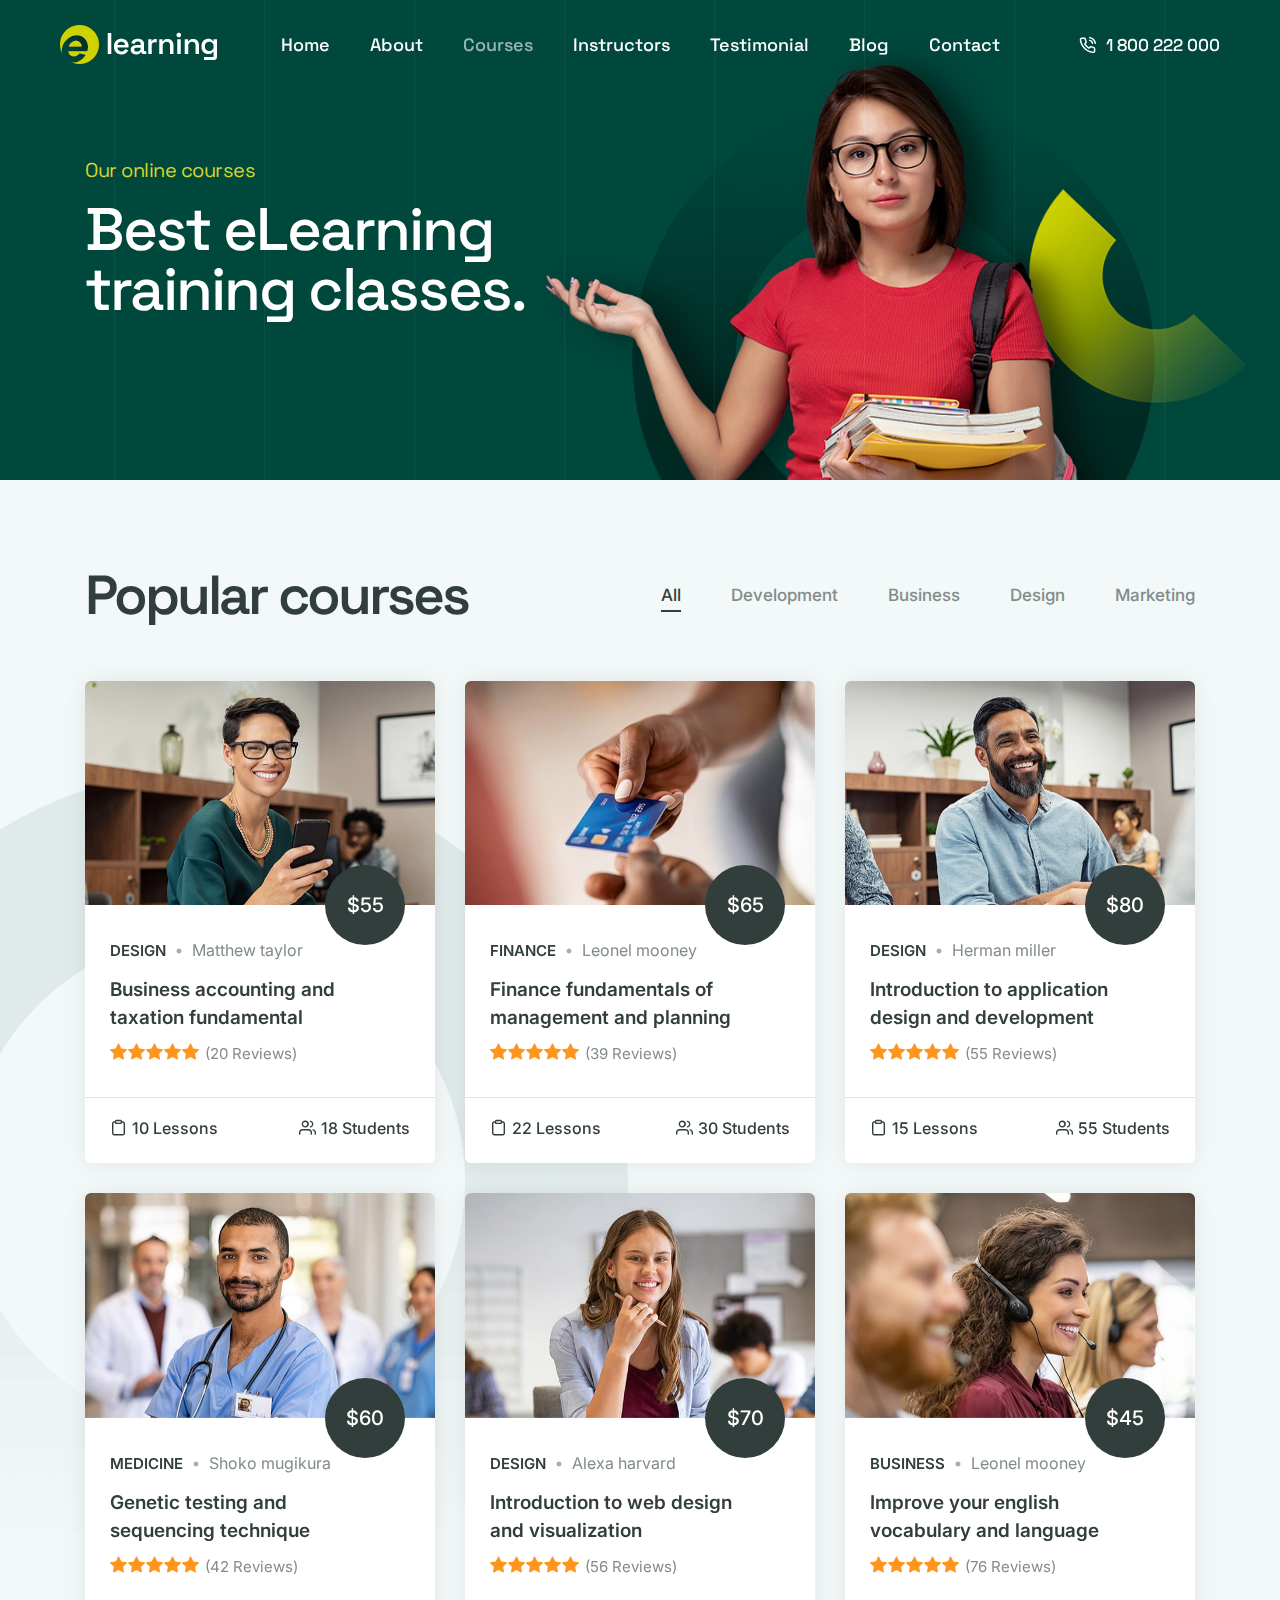
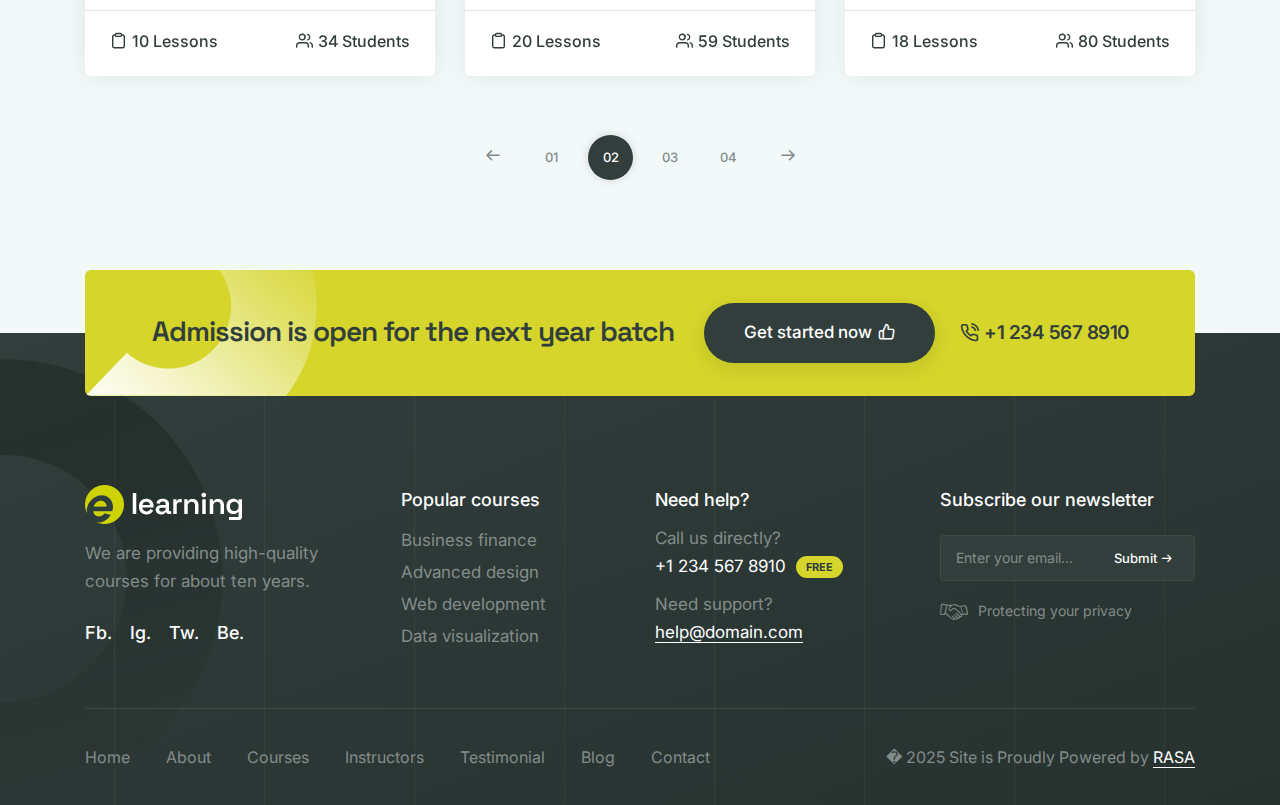
<file: demo-elearning-courses.html>
<!DOCTYPE html><html class="no-js" lang="en"><head>
        <title>RASA - Research Academy of Science & Astronomy</title>
        <meta charset="utf-8">
        <meta http-equiv="X-UA-Compatible" content="IE=edge">
        <meta name="author" content="RASA">
        <meta name="viewport" content="width=device-width,initial-scale=1.0">
        <meta name="description" content="Elevate your online presence with Crafto - a modern, versatile, multipurpose Bootstrap 5 responsive HTML5, SCSS template using highly creative 56+ ready demos.">
        <!-- favicon icon -->
        <link rel="shortcut icon" href="images/favicon.png">
        <link rel="apple-touch-icon" href="images/apple-touch-icon-57x57.png">
        <link rel="apple-touch-icon" sizes="72x72" href="images/apple-touch-icon-72x72.png">
        <link rel="apple-touch-icon" sizes="114x114" href="images/apple-touch-icon-114x114.png">
        <!-- google fonts preconnect -->
        <link rel="preconnect" href="https://fonts.googleapis.com" crossorigin="">
        <link rel="preconnect" href="https://fonts.gstatic.com" crossorigin="">
        <!-- style sheets and font icons -->
        <link rel="stylesheet" href="css/vendors.min.css">
        <link rel="stylesheet" href="css/icon.min.css">
        <link rel="stylesheet" href="css/style.min.css">
        <link rel="stylesheet" href="css/responsive.min.css">
        <link rel="stylesheet" href="css/elearning.css">
    </head>
    <body data-mobile-nav-trigger-alignment="right" data-mobile-nav-style="modern" data-mobile-nav-bg-color="#313e3b">
        <!-- start header -->
        <header> 
            <!-- start navigation -->
            <nav class="navbar navbar-expand-lg header-transparent bg-transparent header-reverse" data-header-hover="light">
                <div class="container-fluid">
                    <div class="col-auto col-lg-2 me-lg-0 me-auto">
                        <a class="navbar-brand" href="demo-elearning.html">
                            <img src="images/demo-elearning-logo-white.png" data-at2x="images/demo-elearning-logo-white@2x.png" alt="" class="default-logo">
                            <img src="images/demo-elearning-logo-black.png" data-at2x="images/demo-elearning-logo-black@2x.png" alt="" class="alt-logo">
                            <img src="images/demo-elearning-logo-black.png" data-at2x="images/demo-elearning-logo-black@2x.png" alt="" class="mobile-logo"> 
                        </a>
                    </div>
                    <div class="col-auto menu-order position-static">
                        <button class="navbar-toggler float-start" type="button" data-bs-toggle="collapse" data-bs-target="#navbarNav" aria-controls="navbarNav" aria-label="Toggle navigation">
                            <span class="navbar-toggler-line"></span>
                            <span class="navbar-toggler-line"></span>
                            <span class="navbar-toggler-line"></span>
                            <span class="navbar-toggler-line"></span>
                        </button>
                        <div class="collapse navbar-collapse" id="navbarNav"> 
                            <ul class="navbar-nav alt-font"> 
                                <li class="nav-item"><a href="demo-elearning.html" class="nav-link">Home</a></li>
                                <li class="nav-item"><a href="demo-elearning-about.html" class="nav-link">About</a></li>
                                <li class="nav-item dropdown dropdown-with-icon">
                                    <a href="demo-elearning-courses.html" class="nav-link">Courses</a>
                                    <i class="fa-solid fa-angle-down dropdown-toggle" id="navbarDropdownMenuLink" role="button" data-bs-toggle="dropdown" aria-expanded="false"></i>
                                    <ul class="dropdown-menu" aria-labelledby="navbarDropdownMenuLink">
                                        <li>
                                            <a href="demo-elearning-courses-details.html"><i class="bi bi-laptop"></i>
                                                <div class="submenu-icon-content">
                                                    <span>Development</span>
                                                    <p>Develop professional skills</p>
                                                </div>
                                            </a>
                                        </li>
                                        <li>
                                            <a href="demo-elearning-courses-details.html"><i class="bi bi-briefcase"></i>
                                                <div class="submenu-icon-content">
                                                    <span>Business</span>
                                                    <p>Advance your business</p>
                                                </div>
                                            </a>
                                        </li>
                                        <li>
                                            <a href="demo-elearning-courses-details.html"><i class="bi bi-vector-pen"></i>
                                                <div class="submenu-icon-content">
                                                    <span>Design</span>
                                                    <p>Design skills & concepts</p>
                                                </div>
                                            </a>
                                        </li>
                                        <li>
                                            <a href="demo-elearning-courses-details.html"><i class="bi bi-megaphone"></i>
                                                <div class="submenu-icon-content">
                                                    <span>Marketing</span>
                                                    <p>New age marketing skills</p>
                                                </div>
                                            </a>
                                        </li>
                                    </ul>
                                </li>
                                <li class="nav-item"><a href="demo-elearning-instructors.html" class="nav-link">Instructors</a></li>
                                <li class="nav-item"><a href="demo-elearning-testimonial.html" class="nav-link">Testimonial</a></li>
                                <li class="nav-item"><a href="demo-elearning-blog.html" class="nav-link">Blog</a></li>
                                <li class="nav-item"><a href="demo-elearning-contact.html" class="nav-link">Contact</a></li>
                            </ul>
                        </div>
                    </div>
                    <div class="col-auto col-lg-2 text-end d-none d-sm-flex">
                        <div class="header-icon">
                            <div><div class="alt-font fw-500 lg-fs-15"><a href="tel:1800222000" class="widget-text text-white-hover"><i class="feather icon-feather-phone-call me-10px lg-me-5px"></i>1 800 222 000</a></div></div>
                        </div>  
                    </div>
                </div>
            </nav>
            <!-- end navigation -->
        </header>
        <!-- end header --> 
        <!-- start page title -->
        <section class="ipad-top-space-margin bg-dark-gray cover-background page-title-big-typography" style="background-image: url(images/demo-elearning-courses-title-bg.jpg)">
            <div class="background-position-center-top h-100 w-100 position-absolute left-0px top-0" style="background-image: url('images/vertical-line-bg-small.svg')"></div>
            <div id="particles-style-01" class="h-100 position-absolute left-0px top-0 w-100" data-particle="true" data-particle-options="{" particles":="" {"number":="" {"value":="" 8,"density":="" {"enable":="" true,"value_area":="" 2000}},"color":="" ["#d5d52b",="" "#d5d52b",="" "#d5d52b"]},"shape":="" {"type":="" "circle","stroke":{"width":0,"color":"#000000"}},"opacity":="" 1,"random":="" false,"anim":="" false,"speed":="" 1,"sync":="" false}},"size":="" 8,"random":="" true,"anim":="" false,"sync":="" true}},"line_linked":{"enable":false,"distance":0,"color":"#ffffff","opacity":1,"width":1},"move":="" true,"speed":1,"direction":="" "right","random":="" false,"straight":="" false}},"interactivity":="" {"detect_on":="" "canvas","events":="" {"onhover":="" false,"mode":="" "repulse"},"onclick":="" "push"},"resize":="" true}},"retina_detect":="" false}"=""></div>
            <div class="container">
                <div class="row align-items-center extra-small-screen">
                    <div class="col-xl-6 col-lg-7 col-md-8 col-sm-9 position-relative page-title-extra-small" data-anime="{ " el":="" "childs",="" "translatey":="" [-15,="" 0],="" "perspective":="" [1200,1200],="" "scale":="" [1.1,="" 1],="" "rotatex":="" [50,="" "opacity":="" [0,1],="" "duration":="" 800,="" "delay":="" 200,="" "staggervalue":="" 300,="" "easing":="" "easeoutquad"="" }"="">
                        <h1 class="mb-20px alt-font text-yellow">Our online courses</h1>
                        <h2 class="fw-500 m-0 ls-minus-2px text-white alt-font">Best eLearning training classes.</h2>
                    </div>
                </div>
            </div>
        </section>
        <!-- end page title -->
        <!-- start section -->
        <section class="bg-tranquil position-relative overlap-height">
            <div class="position-absolute left-minus-200px top-25" data-bottom-top="transform: translateY(-80px)" data-top-bottom="transform: translateY(80px)">
                <img src="images/demo-elearning-bg-04.png" alt="">
            </div>
            <div class="container overlap-gap-section">
                <div class="row align-items-center mb-4">
                    <div class="col-xl-5 lg-mb-30px text-center text-xl-start">
                        <h2 class="alt-font text-dark-gray fw-600 ls-minus-3px mb-0">Popular courses</h2>
                    </div>
                    <div class="col-xl-7 tab-style-04 text-center text-xl-end">
                        <!-- filter navigation -->
                        <ul class="portfolio-filter fw-500 nav nav-tabs justify-content-center justify-content-xl-end border-0">
                            <li class="nav active"><a data-filter="*" href="#">All</a></li>
                            <li class="nav"><a data-filter=".development" href="#">Development</a></li>
                            <li class="nav"><a data-filter=".business" href="#">Business</a></li>
                            <li class="nav"><a data-filter=".design" href="#">Design</a></li>
                            <li class="nav"><a data-filter=".marketing" href="#">Marketing</a></li>
                        </ul>
                        <!-- end filter navigation --> 
                    </div>
                </div> 
                <div class="row">
                    <div class="col-12 filter-content p-md-0">
                        <ul class="portfolio-wrapper grid-loading grid grid-3col xxl-grid-3col xl-grid-3col lg-grid-2col md-grid-2col sm-grid-1col xs-grid-1col gutter-extra-large">
                            <li class="grid-sizer"></li>
                            <!-- start portfolio item -->
                            <li class="grid-item design transition-inner-all">
                                <div class="services-box-style-06 border-radius-6px hover-box overflow-hidden box-shadow-large">
                                    <div class="image">
                                        <a href="demo-elearning-courses-details.html">
                                            <img src="images/demo-elearning-courses-01.jpg" alt="">
                                        </a>
                                    </div> 
                                    <div class="bg-white position-relative">
                                        <div class="bg-dark-gray w-80px h-80px md-w-75px md-h-75px rounded-circle d-flex justify-content-center align-items-center fw-500 text-white fs-20 position-absolute right-30px top-minus-40px">$55</div>
                                        <div class="ps-35px pe-35px pt-30px pb-30px border-bottom border-color-transparent-dark-very-light xl-ps-25px xl-pe-25px">
                                            <span class="d-block mb-10px"><a href="demo-elearning-courses.html" class="text-dark-gray text-uppercase fs-15 fw-600 services-text">Design</a><span class="fs-16">Matthew taylor</span></span>
                                            <div class="d-flex align-items-center mb-5px">
                                                <a href="demo-elearning-courses-details.html" class="text-dark-gray fw-600 fs-19 md-fs-18 lh-28 w-90">Business accounting and taxation fundamental</a>
                                            </div>
                                            <div class="d-flex align-items-center">
                                                <div class="d-inline-block me-auto">
                                                    <div class="review-star-icon float-start">
                                                        <i class="bi bi-star-fill"></i><i class="bi bi-star-fill"></i><i class="bi bi-star-fill"></i><i class="bi bi-star-fill"></i><i class="bi bi-star-fill"></i>
                                                    </div>
                                                    <div class="fs-15 float-start ms-5px position-relative top-2px">(20 Reviews)</div>
                                                </div>
                                            </div>
                                        </div> 
                                        <div class="d-flex justify-content-center align-items-center ps-35px pe-35px xl-ps-25px xl-pe-25px pt-15px pb-20px">
                                            <div class="me-auto">
                                                <i class="feather icon-feather-clipboard text-dark-gray d-inline-block me-5px"></i><span class="fs-16 text-dark-gray fw-500">10 Lessons</span>
                                            </div>
                                            <div>
                                                <i class="feather icon-feather-users text-dark-gray d-inline-block me-5px"></i><span class="fs-16 text-dark-gray fw-500">18 Students</span>
                                            </div>  
                                        </div>
                                    </div>
                                </div>
                            </li>
                            <!-- end portfolio item -->
                            <!-- start portfolio item -->
                            <li class="grid-item business marketing transition-inner-all">
                                <div class="services-box-style-06 border-radius-6px hover-box overflow-hidden box-shadow-large">
                                    <div class="image">
                                        <a href="demo-elearning-courses-details.html">
                                            <img src="images/demo-elearning-courses-02.jpg" alt="">
                                        </a>
                                    </div> 
                                    <div class="bg-white position-relative">
                                        <div class="bg-dark-gray w-80px h-80px md-w-75px md-h-75px rounded-circle d-flex justify-content-center align-items-center fw-500 text-white fs-20 position-absolute right-30px top-minus-40px">$65</div>
                                        <div class="ps-35px pe-35px pt-30px pb-30px border-bottom border-color-transparent-dark-very-light xl-ps-25px xl-pe-25px">
                                            <span class="d-block mb-10px"><a href="demo-elearning-courses.html" class="text-dark-gray text-uppercase fs-15 fw-600 services-text">Finance</a><span class="fs-16">Leonel mooney</span></span>
                                            <div class="d-flex align-items-center mb-5px">
                                                <a href="demo-elearning-courses-details.html" class="text-dark-gray fw-600 fs-19 md-fs-18 lh-28 w-90">Finance fundamentals of management and planning</a>
                                            </div>
                                            <div class="d-flex align-items-center">
                                                <div class="d-inline-block me-auto">
                                                    <div class="review-star-icon float-start">
                                                        <i class="bi bi-star-fill"></i><i class="bi bi-star-fill"></i><i class="bi bi-star-fill"></i><i class="bi bi-star-fill"></i><i class="bi bi-star-fill"></i>
                                                    </div>
                                                    <div class="fs-15 float-start ms-5px position-relative top-2px">(39 Reviews)</div>
                                                </div>
                                            </div>
                                        </div> 
                                        <div class="d-flex justify-content-center align-items-center ps-35px pe-35px xl-ps-25px xl-pe-25px pt-15px pb-20px">
                                            <div class="me-auto">
                                                <i class="feather icon-feather-clipboard text-dark-gray d-inline-block me-5px"></i><span class="fs-16 text-dark-gray fw-500">22 Lessons</span>
                                            </div>
                                            <div>
                                                <i class="feather icon-feather-users text-dark-gray d-inline-block me-5px"></i><span class="fs-16 text-dark-gray fw-500">30 Students</span>
                                            </div>  
                                        </div>
                                    </div>
                                </div>
                            </li>
                            <!-- end portfolio item -->
                            <!-- start portfolio item -->
                            <li class="grid-item development marketing transition-inner-all">
                                <div class="services-box-style-06 border-radius-6px hover-box overflow-hidden box-shadow-large">
                                    <div class="image">
                                        <a href="demo-elearning-courses-details.html">
                                            <img src="images/demo-elearning-courses-03.jpg" alt="">
                                        </a>
                                    </div> 
                                    <div class="bg-white position-relative">
                                        <div class="bg-dark-gray w-80px h-80px md-w-75px md-h-75px rounded-circle d-flex justify-content-center align-items-center fw-500 text-white fs-20 position-absolute right-30px top-minus-40px">$80</div>
                                        <div class="ps-35px pe-35px pt-30px pb-30px border-bottom border-color-transparent-dark-very-light xl-ps-25px xl-pe-25px">
                                            <span class="d-block mb-10px"><a href="demo-elearning-courses.html" class="text-dark-gray text-uppercase fs-15 fw-600 services-text">Design</a><span class="fs-16">Herman miller</span></span>
                                            <div class="d-flex align-items-center mb-5px">
                                                <a href="demo-elearning-courses-details.html" class="text-dark-gray fw-600 fs-19 md-fs-18 lh-28 w-90">Introduction to application design and development</a>
                                            </div>
                                            <div class="d-flex align-items-center">
                                                <div class="d-inline-block me-auto">
                                                    <div class="review-star-icon float-start">
                                                        <i class="bi bi-star-fill"></i><i class="bi bi-star-fill"></i><i class="bi bi-star-fill"></i><i class="bi bi-star-fill"></i><i class="bi bi-star-fill"></i>
                                                    </div>
                                                    <div class="fs-15 float-start ms-5px position-relative top-2px">(55 Reviews)</div>
                                                </div>
                                            </div>
                                        </div> 
                                        <div class="d-flex justify-content-center align-items-center ps-35px pe-35px pt-15px pb-20px xl-ps-25px xl-pe-25px">
                                            <div class="me-auto">
                                                <i class="feather icon-feather-clipboard text-dark-gray d-inline-block me-5px"></i><span class="fs-16 text-dark-gray fw-500">15 Lessons</span>
                                            </div>
                                            <div>
                                                <i class="feather icon-feather-users text-dark-gray d-inline-block me-5px"></i><span class="fs-16 text-dark-gray fw-500">55 Students</span>
                                            </div>  
                                        </div>
                                    </div>
                                </div>
                            </li>
                            <!-- end portfolio item -->
                            <!-- start portfolio item -->
                            <li class="grid-item business design transition-inner-all">
                                <div class="services-box-style-06 border-radius-6px hover-box overflow-hidden box-shadow-large">
                                    <div class="image">
                                        <a href="demo-elearning-courses-details.html">
                                            <img src="images/demo-elearning-courses-04.jpg" alt="">
                                        </a>
                                    </div> 
                                    <div class="bg-white position-relative">
                                        <div class="bg-dark-gray w-80px h-80px md-w-75px md-h-75px rounded-circle d-flex justify-content-center align-items-center fw-500 text-white fs-20 position-absolute right-30px top-minus-40px">$60</div>
                                        <div class="ps-35px pe-35px pt-30px pb-30px border-bottom border-color-transparent-dark-very-light xl-ps-25px xl-pe-25px">
                                            <span class="d-block mb-10px"><a href="demo-elearning-courses.html" class="text-dark-gray text-uppercase fs-15 fw-600 services-text">Medicine</a><span class="fs-16">Shoko mugikura</span></span>
                                            <div class="d-flex align-items-center mb-5px">
                                                <a href="demo-elearning-courses-details.html" class="text-dark-gray fw-600 fs-19 md-fs-18 lh-28 w-90">Genetic testing and sequencing technique</a>
                                            </div>
                                            <div class="d-flex align-items-center">
                                                <div class="d-inline-block me-auto">
                                                    <div class="review-star-icon float-start">
                                                        <i class="bi bi-star-fill"></i><i class="bi bi-star-fill"></i><i class="bi bi-star-fill"></i><i class="bi bi-star-fill"></i><i class="bi bi-star-fill"></i>
                                                    </div>
                                                    <div class="fs-15 float-start ms-5px position-relative top-2px">(42 Reviews)</div>
                                                </div>
                                            </div>
                                        </div> 
                                        <div class="d-flex justify-content-center align-items-center ps-35px pe-35px pt-15px pb-20px xl-ps-25px xl-pe-25px">
                                            <div class="me-auto">
                                                <i class="feather icon-feather-clipboard text-dark-gray d-inline-block me-5px"></i><span class="fs-16 text-dark-gray fw-500">10 Lessons</span>
                                            </div>
                                            <div>
                                                <i class="feather icon-feather-users text-dark-gray d-inline-block me-5px"></i><span class="fs-16 text-dark-gray fw-500">34 Students</span>
                                            </div>  
                                        </div>
                                    </div>
                                </div>
                            </li>
                            <!-- end portfolio item -->
                            <!-- start portfolio item -->
                            <li class="grid-item development design transition-inner-all">
                                <div class="services-box-style-06 border-radius-6px hover-box overflow-hidden box-shadow-large">
                                    <div class="image">
                                        <a href="demo-elearning-courses-details.html">
                                            <img src="images/demo-elearning-courses-05.jpg" alt="">
                                        </a>
                                    </div> 
                                    <div class="bg-white position-relative">
                                        <div class="bg-dark-gray w-80px h-80px md-w-75px md-h-75px rounded-circle d-flex justify-content-center align-items-center fw-500 text-white fs-20 position-absolute right-30px top-minus-40px">$70</div>
                                        <div class="ps-35px pe-35px pt-30px pb-30px border-bottom border-color-transparent-dark-very-light xl-ps-25px xl-pe-25px">
                                            <span class="d-block mb-10px"><a href="demo-elearning-courses.html" class="text-dark-gray text-uppercase fs-15 fw-600 services-text">Design</a><span class="fs-16">Alexa harvard</span></span>
                                            <div class="d-flex align-items-center mb-5px">
                                                <a href="demo-elearning-courses-details.html" class="text-dark-gray fw-600 fs-19 md-fs-18 lh-28 w-90">Introduction to web design and visualization</a>
                                            </div>
                                            <div class="d-flex align-items-center">
                                                <div class="d-inline-block me-auto">
                                                    <div class="review-star-icon float-start">
                                                        <i class="bi bi-star-fill"></i><i class="bi bi-star-fill"></i><i class="bi bi-star-fill"></i><i class="bi bi-star-fill"></i><i class="bi bi-star-fill"></i>
                                                    </div>
                                                    <div class="fs-15 float-start ms-5px position-relative top-2px">(56 Reviews)</div>
                                                </div>
                                            </div>
                                        </div> 
                                        <div class="d-flex justify-content-center align-items-center ps-35px pe-35px pt-15px pb-20px xl-ps-25px xl-pe-25px">
                                            <div class="me-auto">
                                                <i class="feather icon-feather-clipboard text-dark-gray d-inline-block me-5px"></i><span class="fs-16 text-dark-gray fw-500">20 Lessons</span>
                                            </div>
                                            <div>
                                                <i class="feather icon-feather-users text-dark-gray d-inline-block me-5px"></i><span class="fs-16 text-dark-gray fw-500">59 Students</span>
                                            </div>  
                                        </div>
                                    </div>
                                </div>
                            </li>
                            <!-- end portfolio item -->
                            <!-- start portfolio item -->
                            <li class="grid-item development business marketing transition-inner-all">
                                <div class="services-box-style-06 border-radius-6px hover-box overflow-hidden box-shadow-large">
                                    <div class="image">
                                        <a href="demo-elearning-courses-details.html">
                                            <img src="images/demo-elearning-courses-06.jpg" alt="">
                                        </a>
                                    </div> 
                                    <div class="bg-white position-relative">
                                        <div class="bg-dark-gray w-80px h-80px md-w-75px md-h-75px rounded-circle d-flex justify-content-center align-items-center fw-500 text-white fs-20 position-absolute right-30px top-minus-40px">$45</div>
                                        <div class="ps-35px pe-35px pt-30px pb-30px border-bottom border-color-transparent-dark-very-light xl-ps-25px xl-pe-25px">
                                            <span class="d-block mb-10px"><a href="demo-elearning-courses.html" class="text-dark-gray text-uppercase fs-15 fw-600 services-text">Business</a><span class="fs-16">Leonel mooney</span></span>
                                            <div class="d-flex align-items-center mb-5px">
                                                <a href="demo-elearning-courses-details.html" class="text-dark-gray fw-600 fs-19 md-fs-18 lh-28 w-90">Improve your english vocabulary and language</a>
                                            </div>
                                            <div class="d-flex align-items-center">
                                                <div class="d-inline-block me-auto">
                                                    <div class="review-star-icon float-start">
                                                        <i class="bi bi-star-fill"></i><i class="bi bi-star-fill"></i><i class="bi bi-star-fill"></i><i class="bi bi-star-fill"></i><i class="bi bi-star-fill"></i>
                                                    </div>
                                                    <div class="fs-15 float-start ms-5px position-relative top-2px">(76 Reviews)</div>
                                                </div>
                                            </div>
                                        </div> 
                                        <div class="d-flex justify-content-center align-items-center ps-35px pe-35px pt-15px pb-20px xl-ps-25px xl-pe-25px">
                                            <div class="me-auto">
                                                <i class="feather icon-feather-clipboard text-dark-gray d-inline-block me-5px"></i><span class="fs-16 text-dark-gray fw-500">18 Lessons</span>
                                            </div>
                                            <div>
                                                <i class="feather icon-feather-users text-dark-gray d-inline-block me-5px"></i><span class="fs-16 text-dark-gray fw-500">80 Students</span>
                                            </div>  
                                        </div>
                                    </div>
                                </div>
                            </li>
                            <!-- end portfolio item --> 
                        </ul>
                    </div>
                </div>
                <div class="row mt-4">
                    <div class="col-12 d-flex justify-content-center">
                        <!-- start pagination -->
                        <ul class="pagination pagination-style-01 fs-13 mb-0 fw-500">
                            <li class="page-item"><a class="page-link" href="#"><i class="feather icon-feather-arrow-left fs-18 d-xs-none"></i></a></li>
                            <li class="page-item"><a class="page-link" href="#">01</a></li>
                            <li class="page-item active"><a class="page-link" href="#">02</a></li>
                            <li class="page-item"><a class="page-link" href="#">03</a></li>
                            <li class="page-item"><a class="page-link" href="#">04</a></li>
                            <li class="page-item"><a class="page-link" href="#"><i class="feather icon-feather-arrow-right fs-18 d-xs-none"></i></a></li>
                        </ul>
                        <!-- end pagination -->
                    </div> 
                </div>
            </div>
        </section>
        <!-- end section -->
        <!-- start footer -->
        <footer class="bg-gradient-aztec-green position-relative">
            <div class="position-absolute left-minus-100px top-25px">
                <img src="images/demo-elearning-bg-05.png" alt="" class="w-80">
            </div>
            <div class="background-position-center-top h-100 w-100 position-absolute left-0px top-0" style="background-image: url('images/vertical-line-bg-small.svg')"></div>
            <div class="container overlap-section">
                <div class="row g-0 justify-content-center align-items-center text-center bg-base-color border-radius-6px ps-5 pe-5 pt-3 pb-3 mb-8 sm-p-25px background-position-left-bottom background-no-repeat contain-background position-relative" style="background-image: url('images/demo-elearning-bg-06.png')">
                    <!-- start footer column -->
                    <div class="col-lg-auto lg-mb-20px">
                        <h6 class="alt-font fw-600 text-dark-gray m-0 ls-minus-1px d-inline-block me-30px lg-me-0">Admission is open for the next year batch</h6>
                    </div>
                    <!-- end footer column -->
                    <!-- start footer column -->
                    <div class="col-auto">
                        <a href="demo-elearning-contact.html" class="btn btn-extra-large btn-dark-gray btn-rounded btn-box-shadow btn-switch-text d-inline-block me-20px align-middle xs-m-0">
                            <span>
                                <span class="btn-double-text" data-text="Get started now">Get started now</span>
                                <span><i class="feather icon-feather-thumbs-up"></i></span>
                            </span>
                        </a>
                        <span class="d-block d-sm-inline-block text-dark-gray fs-19 fw-600 left-icon d-inline-block align-middle xs-mt-10px ls-minus-05px"><a href="tel:12345678910"><i class="feather icon-feather-phone-call"></i>+1 234 567 8910</a></span>
                    </div>
                    <!-- end footer column -->
                </div>
            </div>
            <div class="container footer-dark text-center text-sm-start position-relative"> 
                <div class="row mb-5 sm-mb-7 xs-mb-30px">
                    <!-- start footer column -->
                    <div class="col-lg-3 col-md-4 col-sm-6 d-flex flex-column last-paragraph-no-margin md-mb-40px xs-mb-30px">
                        <a href="demo-elearning.html" class="footer-logo mb-15px d-inline-block">
                            <img src="images/demo-elearning-footer-logo.png" data-at2x="images/demo-elearning-footer-logo@2x.png" alt="">
                        </a>
                        <p class="lh-28">We are providing high-quality courses for about ten years.</p>
                        <div class="elements-social social-text-style-01 mt-9 xs-mt-15px">
                            <ul class="small-icon light fw-500">
                                <li><a class="facebook" href="https://www.facebook.com/" target="_blank">Fb.</a></li>
                                <li><a class="instagram" href="https://www.instagram.com" target="_blank">Ig.</a></li> 
                                <li><a class="twitter" href="https://www.twitter.com" target="_blank">Tw.</a></li> 
                                <li><a class="behance" href="http://www.behance.com/" target="_blank">Be.</a></li> 
                            </ul>
                        </div>
                    </div>
                    <!-- end footer column -->  
                    <!-- start footer column -->
                    <div class="col-lg-3 col-md-4 col-sm-6 ps-4 last-paragraph-no-margin md-mb-40px xs-mb-30px"> 
                        <span class="fw-500 fs-18 d-block text-white mb-10px">Popular courses</span>
                        <ul>
                            <li><a href="demo-elearning-courses.html">Business finance</a></li>
                            <li><a href="demo-elearning-courses.html">Advanced design</a></li>
                            <li><a href="demo-elearning-courses.html">Web development</a></li>
                            <li><a href="demo-elearning-courses.html">Data visualization</a></li>
                        </ul> 
                    </div>
                    <!-- end footer column -->
                    <!-- start footer column -->
                    <div class="col-lg-3 col-md-4 col-sm-6 last-paragraph-no-margin xs-mb-30px"> 
                        <span class="fw-500 fs-18 d-block text-white mb-10px">Need help?</span>
                        <span class="lh-26 d-block">Call us directly?</span>
                        <span class="text-white d-block mb-10px"><a href="tel:12345678910">+1 234 567 8910 </a><span class="bg-base-color fw-700 text-dark-gray lh-22 text-uppercase border-radius-30px ps-10px pe-10px fs-11 ms-5px d-inline-block align-middle">Free</span></span>
                        <span class="lh-26 d-block">Need support?</span>
                        <a href="/cdn-cgi/l/email-protection#eb838e879bab8f84868a8285c5888486" class="text-white text-decoration-line-bottom"><span class="__cf_email__" data-cfemail="ea828f869aaa8e85878b8384c4898587">[email�protected]</span></a>
                    </div>
                    <!-- end footer column -->
                    <!-- start footer column -->
                    <div class="col-lg-3 col-md-12 col-sm-6 text-md-center text-lg-start">
                        <span class="fs-18 fw-500 d-block text-white mb-20px">Subscribe our newsletter</span> 
                        <div class="d-inline-block w-100 newsletter-style-02 position-relative mb-15px">
                            <form action="email-templates/subscribe-newsletter.php" method="post" class="position-relative w-100">
                                <input class="input-small bg-dark-gray border-color-transparent-white-light w-100 form-control required" type="email" name="email" placeholder="Enter your email...">
                                <input type="hidden" name="redirect" value="">
                                <button type="submit" aria-label="submit" class="btn pe-20px text-white fs-13 fw-500 lg-ps-15px lg-pe-15px submit">Submit <i class="feather icon-feather-arrow-right submit"></i></button>
                                <div class="form-results border-radius-4px pt-5px pb-5px ps-15px pe-15px fs-14 lh-22 mt-10px w-100 text-center position-absolute d-none"></div>
                            </form>
                        </div>
                        <div class="d-flex align-items-center justify-content-center justify-content-md-center justify-content-sm-start justify-content-lg-start fs-14">
                            <div class="d-inline-block"><i class="line-icon-Handshake me-10px align-middle icon-very-medium"></i>Protecting your privacy</div> 
                        </div>
                    </div>
                    <!-- end footer column -->
                </div> 
                <div class="row align-items-center footer-bottom border-top border-color-transparent-white-light pt-30px g-0">
                    <!-- start footer menu -->
                    <div class="col-xl-7 ps-0 text-center text-xl-start lg-mb-10px"> 
                        <ul class="footer-navbar fs-16 lh-normal"> 
                            <li class="nav-item active"><a href="demo-elearning.html" class="nav-link ps-0">Home</a></li>
                            <li class="nav-item"><a href="demo-elearning-about.html" class="nav-link">About</a></li>
                            <li class="nav-item"><a href="demo-elearning-courses.html" class="nav-link">Courses</a></li>
                            <li class="nav-item"><a href="demo-elearning-instructors.html" class="nav-link">Instructors</a></li>
                            <li class="nav-item"><a href="demo-elearning-testimonial.html" class="nav-link">Testimonial</a></li>
                            <li class="nav-item"><a href="demo-elearning-blog.html" class="nav-link">Blog</a></li>
                            <li class="nav-item"><a href="demo-elearning-contact.html" class="nav-link">Contact</a></li>
                        </ul>
                    </div> 
                    <!-- end footer menu -->
                    <!-- start copyright -->
                    <div class="col-xl-5 last-paragraph-no-margin text-center text-xl-end">
                        <p class="fs-16">� 2025 Site is Proudly Powered by <a href="https://www.RASA.com/" target="_blank" class="text-white text-decoration-line-bottom">RASA</a></p>
                    </div>
                    <!-- start copyright -->
                </div>
            </div> 
        </footer>
        <!-- end footer -->
        <!-- start scroll progress -->
        <div class="scroll-progress d-none d-xxl-block">
            <a href="#" class="scroll-top" aria-label="scroll">
                <span class="scroll-text">Scroll</span><span class="scroll-line"><span class="scroll-point"></span></span>
            </a>
        </div>
        <!-- end scroll progress -->
        <!-- javascript libraries -->
        <script data-cfasync="false" src="js/email-decode.min.js"></script><script type="text/javascript" src="js/jquery.js"></script>
        <script type="text/javascript" src="js/vendors.min.js"></script>
        <script type="text/javascript" src="js/main.js"></script>
    
</body></html>
</file>
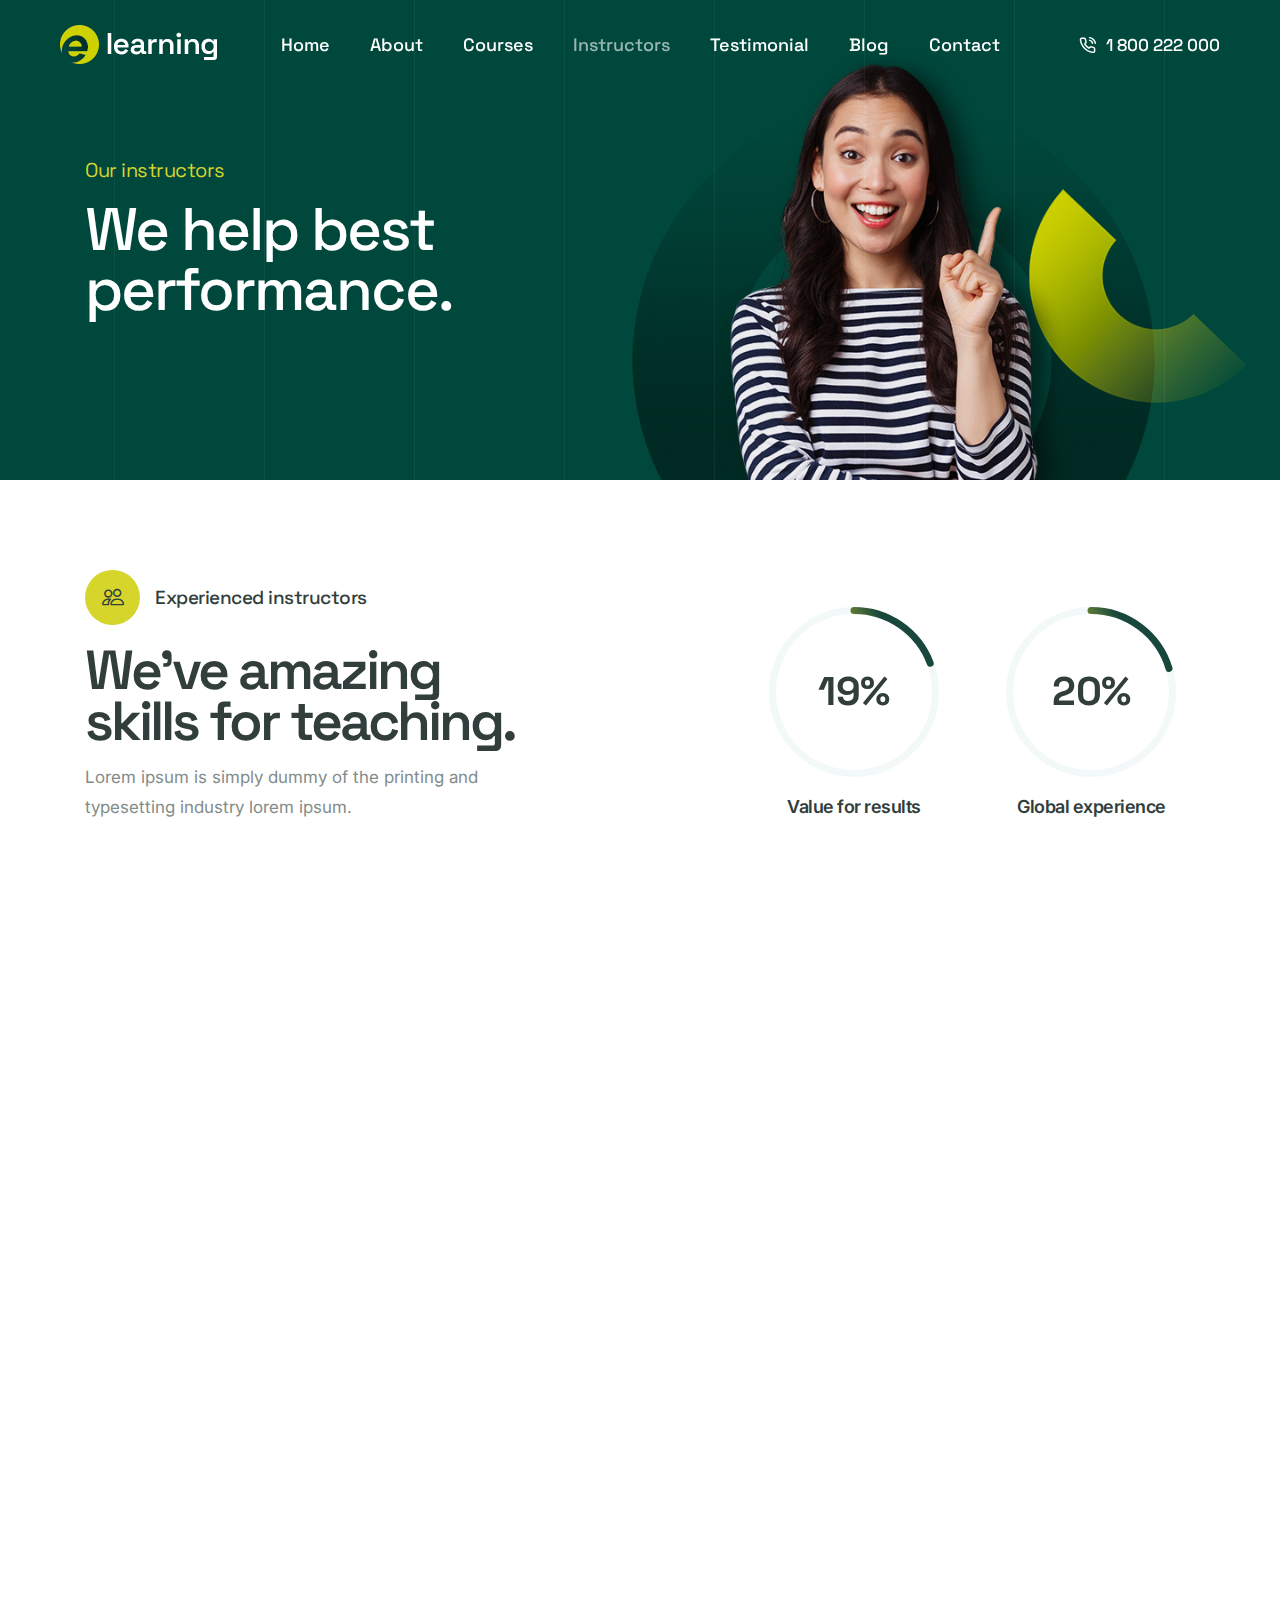
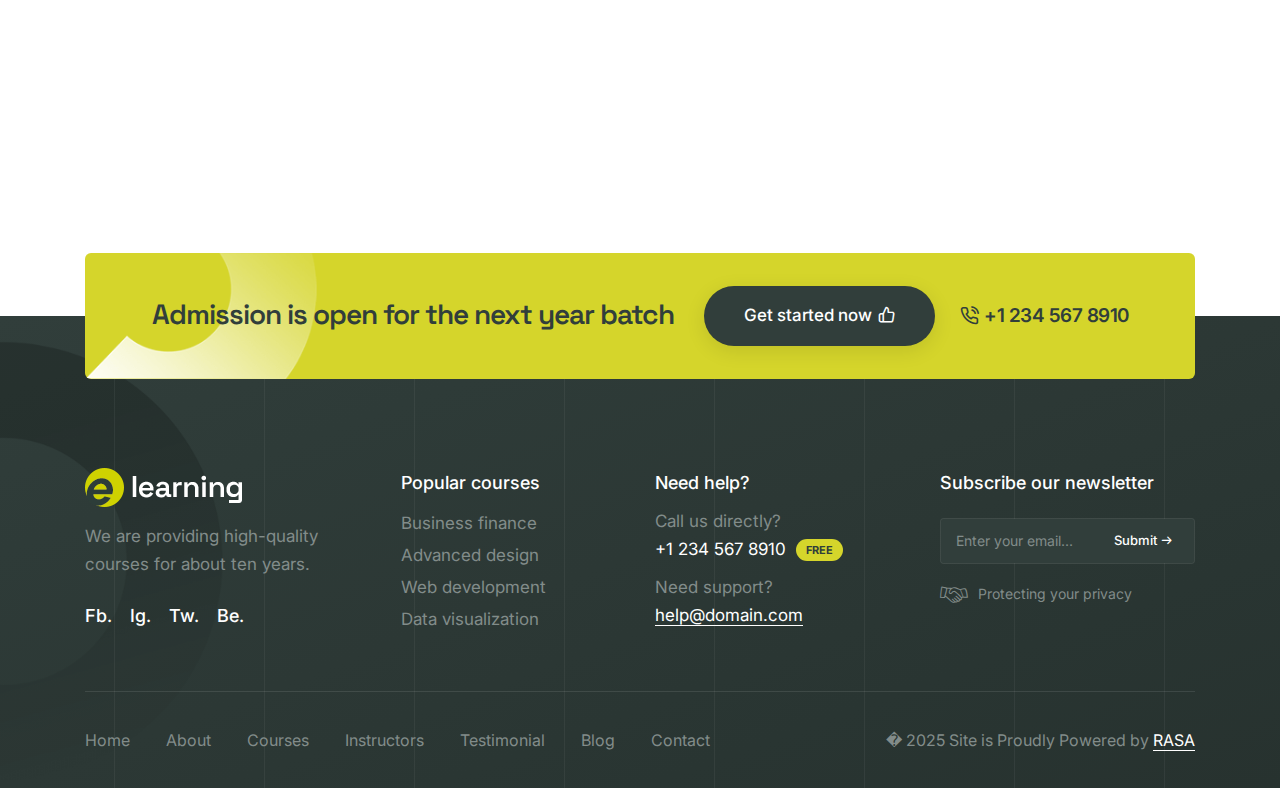
<file: demo-elearning-instructors.html>
<!DOCTYPE html><html class="no-js" lang="en"><head>
        <title>RASA - Research Academy of Science & Astronomy</title>
        <meta charset="utf-8">
        <meta http-equiv="X-UA-Compatible" content="IE=edge">
        <meta name="author" content="RASA">
        <meta name="viewport" content="width=device-width,initial-scale=1.0">
        <meta name="description" content="Elevate your online presence with Crafto - a modern, versatile, multipurpose Bootstrap 5 responsive HTML5, SCSS template using highly creative 56+ ready demos.">
        <!-- favicon icon -->
        <link rel="shortcut icon" href="images/favicon.png">
        <link rel="apple-touch-icon" href="images/apple-touch-icon-57x57.png">
        <link rel="apple-touch-icon" sizes="72x72" href="images/apple-touch-icon-72x72.png">
        <link rel="apple-touch-icon" sizes="114x114" href="images/apple-touch-icon-114x114.png">
        <!-- google fonts preconnect -->
        <link rel="preconnect" href="https://fonts.googleapis.com" crossorigin="">
        <link rel="preconnect" href="https://fonts.gstatic.com" crossorigin="">
        <!-- style sheets and font icons -->
        <link rel="stylesheet" href="css/vendors.min.css">
        <link rel="stylesheet" href="css/icon.min.css">
        <link rel="stylesheet" href="css/style.min.css">
        <link rel="stylesheet" href="css/responsive.min.css">
        <link rel="stylesheet" href="css/elearning.css">
    </head>
    <body data-mobile-nav-trigger-alignment="right" data-mobile-nav-style="modern" data-mobile-nav-bg-color="#313e3b">  
        <!-- start header -->
        <header> 
            <!-- start navigation -->
            <nav class="navbar navbar-expand-lg header-transparent bg-transparent header-reverse" data-header-hover="light">
                <div class="container-fluid">
                    <div class="col-auto col-lg-2 me-lg-0 me-auto">
                        <a class="navbar-brand" href="index.html">
                            <img src="images/demo-elearning-logo-white.png" data-at2x="images/demo-elearning-logo-white@2x.png" alt="" class="default-logo">
                            <img src="images/demo-elearning-logo-black.png" data-at2x="images/demo-elearning-logo-black@2x.png" alt="" class="alt-logo">
                            <img src="images/demo-elearning-logo-black.png" data-at2x="images/demo-elearning-logo-black@2x.png" alt="" class="mobile-logo"> 
                        </a>
                    </div>
                    <div class="col-auto menu-order position-static">
                        <button class="navbar-toggler float-start" type="button" data-bs-toggle="collapse" data-bs-target="#navbarNav" aria-controls="navbarNav" aria-label="Toggle navigation">
                            <span class="navbar-toggler-line"></span>
                            <span class="navbar-toggler-line"></span>
                            <span class="navbar-toggler-line"></span>
                            <span class="navbar-toggler-line"></span>
                        </button>
                        <div class="collapse navbar-collapse" id="navbarNav"> 
                            <ul class="navbar-nav alt-font"> 
                                <li class="nav-item"><a href="index.html" class="nav-link">Home</a></li>
                                <li class="nav-item"><a href="demo-elearning-about.html" class="nav-link">About</a></li>
                                <li class="nav-item dropdown dropdown-with-icon">
                                    <a href="demo-elearning-courses.html" class="nav-link">Courses</a>
                                    <i class="fa-solid fa-angle-down dropdown-toggle" id="navbarDropdownMenuLink" role="button" data-bs-toggle="dropdown" aria-expanded="false"></i>
                                    <ul class="dropdown-menu" aria-labelledby="navbarDropdownMenuLink">
                                        <li>
                                            <a href="demo-elearning-courses-details.html"><i class="bi bi-laptop"></i>
                                                <div class="submenu-icon-content">
                                                    <span>Development</span>
                                                    <p>Develop professional skills</p>
                                                </div>
                                            </a>
                                        </li>
                                        <li>
                                            <a href="demo-elearning-courses-details.html"><i class="bi bi-briefcase"></i>
                                                <div class="submenu-icon-content">
                                                    <span>Business</span>
                                                    <p>Advance your business</p>
                                                </div>
                                            </a>
                                        </li>
                                        <li>
                                            <a href="demo-elearning-courses-details.html"><i class="bi bi-vector-pen"></i>
                                                <div class="submenu-icon-content">
                                                    <span>Design</span>
                                                    <p>Design skills & concepts</p>
                                                </div>
                                            </a>
                                        </li>
                                        <li>
                                            <a href="demo-elearning-courses-details.html"><i class="bi bi-megaphone"></i>
                                                <div class="submenu-icon-content">
                                                    <span>Marketing</span>
                                                    <p>New age marketing skills</p>
                                                </div>
                                            </a>
                                        </li>
                                    </ul>
                                </li>
                                <li class="nav-item"><a href="demo-elearning-instructors.html" class="nav-link">Instructors</a></li>
                                <li class="nav-item"><a href="demo-elearning-testimonial.html" class="nav-link">Testimonial</a></li>
                                <li class="nav-item"><a href="demo-elearning-blog.html" class="nav-link">Blog</a></li>
                                <li class="nav-item"><a href="demo-elearning-contact.html" class="nav-link">Contact</a></li>
                            </ul>
                        </div>
                    </div>
                    <div class="col-auto col-lg-2 text-end d-none d-sm-flex">
                        <div class="header-icon">
                            <div><div class="alt-font fw-500 lg-fs-15"><a href="tel:1800222000" class="widget-text text-white-hover"><i class="feather icon-feather-phone-call me-10px lg-me-5px"></i>1 800 222 000</a></div></div>
                        </div>  
                    </div>
                </div>
            </nav>
            <!-- end navigation -->
        </header>
        <!-- end header --> 
        <!-- start page title -->
        <section class="ipad-top-space-margin bg-dark-gray cover-background page-title-big-typography" style="background-image: url(images/demo-elearning-instructors-title-bg.jpg)">
            <div class="background-position-center-top h-100 w-100 position-absolute left-0px top-0" style="background-image: url('images/vertical-line-bg-small.svg')"></div>
            <div id="particles-style-01" class="h-100 position-absolute left-0px top-0 w-100" data-particle="true" data-particle-options="{" particles":="" {"number":="" {"value":="" 8,"density":="" {"enable":="" true,"value_area":="" 2000}},"color":="" ["#d5d52b",="" "#d5d52b",="" "#d5d52b"]},"shape":="" {"type":="" "circle","stroke":{"width":0,"color":"#000000"}},"opacity":="" 1,"random":="" false,"anim":="" false,"speed":="" 1,"sync":="" false}},"size":="" 8,"random":="" true,"anim":="" false,"sync":="" true}},"line_linked":{"enable":false,"distance":0,"color":"#ffffff","opacity":1,"width":1},"move":="" true,"speed":1,"direction":="" "right","random":="" false,"straight":="" false}},"interactivity":="" {"detect_on":="" "canvas","events":="" {"onhover":="" false,"mode":="" "repulse"},"onclick":="" "push"},"resize":="" true}},"retina_detect":="" false}"=""></div>
            <div class="container">
                <div class="row align-items-center extra-small-screen">
                    <div class="col-xl-6 col-lg-7 col-md-8 col-sm-9 position-relative page-title-extra-small" data-anime="{ " el":="" "childs",="" "translatey":="" [-15,="" 0],="" "perspective":="" [1200,1200],="" "scale":="" [1.1,="" 1],="" "rotatex":="" [50,="" "opacity":="" [0,1],="" "duration":="" 800,="" "delay":="" 200,="" "staggervalue":="" 300,="" "easing":="" "easeoutquad"="" }"="">
                        <h1 class="mb-20px alt-font text-yellow">Our instructors</h1>
                        <h2 class="fw-500 m-0 ls-minus-2px text-white alt-font">We help best performance.</h2>
                    </div>
                </div>
            </div>
        </section>
        <!-- end page title -->
        <!-- start section -->
        <section class="overflow-hidden position-relative overlap-height">
            <div class="container overlap-gap-section">
                <div class="row align-items-end justify-content-center mb-8 sm-mb-50px">                    
                    <div class="col-xl-5 col-lg-6 col-md-9 position-relative md-mb-50px sm-mb-35px text-center text-lg-start" data-anime="{ " translatex":="" [-30,="" 0],="" "opacity":="" [0,1],="" "duration":="" 600,="" "delay":="" 0,="" "staggervalue":="" 300,="" "easing":="" "easeoutquad"="" }"="">
                        <div class="icon-with-text-style-08 mb-20px d-inline-block">
                            <div class="feature-box feature-box-left-icon-middle">
                                <div class="feature-box-icon feature-box-icon-rounded w-55px h-55px rounded-circle bg-yellow me-15px">
                                    <i class="bi bi-people d-inline-block icon-extra-medium text-dark-gray"></i>
                                </div>
                                <div class="feature-box-content last-paragraph-no-margin">
                                    <span class="d-inline-block alt-font fs-19 fw-500 ls-minus-05px text-dark-gray">Experienced instructors</span>
                                </div>
                            </div>
                        </div>
                        <h2 class="alt-font text-dark-gray fw-600 ls-minus-3px w-90 mb-15px xl-w-100">We've amazing skills for teaching.</h2>
                        <p class="m-0 w-80 xl-w-100">Lorem ipsum is simply dummy of the printing and typesetting industry lorem ipsum.</p>
                    </div>
                    <div class="col-xl-5 col-lg-6 col-md-10 offset-xl-2 position-relative text-center text-lg-start mt-minus-1">
                        <div class="row row-cols-1 row-cols-sm-2" data-anime="{ " el":="" "childs",="" "translatex":="" [30,="" 0],="" "opacity":="" [0,1],="" "duration":="" 600,="" "delay":="" 0,="" "staggervalue":="" 300,="" "easing":="" "easeoutquad"="" }"="">
                            <!-- start pie chart item -->
                            <div class="col xs-mb-40px">
                                <div class="chart-percent mb-15px">
                                    <span class="pie-chart-style-01 d-flex align-items-center justify-content-center text-center" data-size="170" data-line-width="7" data-percent="90" data-track-color="#f3f8f8" data-start-color="#18473c" data-end-color="#d5d52b">
                                        <span class="percent d-flex align-items-center justify-content-center alt-font fs-40 ls-minus-05px text-dark-gray fw-700"></span>
                                    </span>
                                </div>
                                <div class="chart-text text-center fs-18 ls-minus-05px text-dark-gray fw-600">Value for results</div>
                            </div>
                            <!-- end pie chart item -->
                            <!-- start pie chart item -->
                            <div class="col">
                                <div class="chart-percent mb-15px">
                                    <span class="pie-chart-style-01 d-flex align-items-center justify-content-center text-center" data-size="170" data-line-width="7" data-percent="95" data-track-color="#f3f8f8" data-start-color="#18473c" data-end-color="#d5d52b">
                                        <span class="percent d-flex align-items-center justify-content-center alt-font fs-40 ls-minus-05px text-dark-gray fw-700"></span>
                                    </span>
                                </div>
                                <div class="chart-text text-center fs-18 ls-minus-05px text-dark-gray fw-600">Global experience</div>
                            </div>
                            <!-- end pie chart item -->
                        </div>
                    </div>
                </div>
                <div class="row row-cols-1 row-cols-lg-4 row-cols-md-3 row-cols-sm-2" data-anime="{ " el":="" "childs",="" "translatey":="" [0,="" 0],="" "perspective":="" [800,800],="" "scale":="" [1.1,="" 1],="" "rotatex":="" [30,="" "opacity":="" [0,1],="" "duration":="" 800,="" "delay":="" 200,="" "staggervalue":="" 300,="" "easing":="" "easeoutquad"="" }"="">
                    <!-- start team member item --> 
                    <div class="col text-center team-style-05 mb-45px">
                        <div class="position-relative mb-30px last-paragraph-no-margin border-radius-4px overflow-hidden">
                            <img src="images/team-08.jpg" alt="">
                            <div class="w-100 h-100 d-flex flex-column justify-content-end align-items-center p-35px lg-p-20px team-content bg-gradient-dark-transparent">
                                <div class="social-icon fs-19">
                                    <a href="https://www.facebook.com/" target="_blank" class="text-white"><i class="fa-brands fa-facebook-f"></i></a>
                                    <a href="https://www.instagram.com/" target="_blank" class="text-white"><i class="fa-brands fa-instagram"></i></a>
                                    <a href="https://www.twitter.com/" target="_blank" class="text-white"><i class="fa-brands fa-twitter"></i></a>
                                    <a href="http://www.dribbble.com" target="_blank" class="text-white"><i class="fa-brands fa-dribbble"></i></a>
                                </div>                               
                            </div>
                        </div>
                        <div class="fw-600 text-dark-gray lh-22 fs-18 ls-minus-05px">Jessica dover</div>
                        <span class="fs-16">Director</span>
                    </div>
                    <!-- end team member item -->   
                    <!-- start team member item --> 
                    <div class="col text-center team-style-05 mb-45px">
                        <div class="position-relative mb-30px last-paragraph-no-margin border-radius-4px overflow-hidden">
                            <img src="images/team-09.jpg" alt="">
                            <div class="w-100 h-100 d-flex flex-column justify-content-end align-items-center p-35px lg-p-20px team-content bg-gradient-dark-transparent">
                                <div class="social-icon fs-19">
                                    <a href="https://www.facebook.com/" target="_blank" class="text-white"><i class="fa-brands fa-facebook-f"></i></a>
                                    <a href="https://www.instagram.com/" target="_blank" class="text-white"><i class="fa-brands fa-instagram"></i></a>
                                    <a href="https://www.twitter.com/" target="_blank" class="text-white"><i class="fa-brands fa-twitter"></i></a>
                                    <a href="http://www.dribbble.com" target="_blank" class="text-white"><i class="fa-brands fa-dribbble"></i></a>
                                </div>                               
                            </div>
                        </div>
                        <div class="fw-600 text-dark-gray lh-22 fs-18 ls-minus-05px">Jeremy dupont</div>
                        <span class="fs-16">Researcher</span>
                    </div>
                    <!-- end team member item -->   
                    <!-- start team member item --> 
                    <div class="col text-center team-style-05 mb-45px">
                        <div class="position-relative mb-30px last-paragraph-no-margin border-radius-4px overflow-hidden">
                            <img src="images/team-10.jpg" alt="">
                            <div class="w-100 h-100 d-flex flex-column justify-content-end align-items-center p-35px lg-p-20px team-content bg-gradient-dark-transparent">
                                <div class="social-icon fs-19">
                                    <a href="https://www.facebook.com/" target="_blank" class="text-white"><i class="fa-brands fa-facebook-f"></i></a>
                                    <a href="https://www.instagram.com/" target="_blank" class="text-white"><i class="fa-brands fa-instagram"></i></a>
                                    <a href="https://www.twitter.com/" target="_blank" class="text-white"><i class="fa-brands fa-twitter"></i></a>
                                    <a href="http://www.dribbble.com" target="_blank" class="text-white"><i class="fa-brands fa-dribbble"></i></a>
                                </div>                               
                            </div>
                        </div>
                        <div class="fw-600 text-dark-gray lh-22 fs-18 ls-minus-05px">Johncy parker</div>
                        <span class="fs-16">English teacher</span>
                    </div>
                    <!-- end team member item -->   
                    <!-- start team member item --> 
                    <div class="col text-center team-style-05 md-mb-45px">
                        <div class="position-relative mb-30px last-paragraph-no-margin border-radius-4px overflow-hidden">
                            <img src="images/team-11.jpg" alt="">
                            <div class="w-100 h-100 d-flex flex-column justify-content-end align-items-center p-35px lg-p-20px team-content bg-gradient-dark-transparent">
                                <div class="social-icon fs-19">
                                    <a href="https://www.facebook.com/" target="_blank" class="text-white"><i class="fa-brands fa-facebook-f"></i></a>
                                    <a href="https://www.instagram.com/" target="_blank" class="text-white"><i class="fa-brands fa-instagram"></i></a>
                                    <a href="https://www.twitter.com/" target="_blank" class="text-white"><i class="fa-brands fa-twitter"></i></a>
                                    <a href="http://www.dribbble.com" target="_blank" class="text-white"><i class="fa-brands fa-dribbble"></i></a>
                                </div>                               
                            </div>
                        </div>
                        <div class="fw-600 text-dark-gray lh-22 fs-18 ls-minus-05px">Matthew taylor</div>
                        <span class="fs-16">Design teacher</span>
                    </div>
                    <!-- end team member item -->
                    <!-- start team member item --> 
                    <div class="col text-center team-style-05 md-mb-45px">
                        <div class="position-relative mb-30px last-paragraph-no-margin border-radius-4px overflow-hidden">
                            <img src="images/team-26.jpg" alt="">
                            <div class="w-100 h-100 d-flex flex-column justify-content-end align-items-center p-35px lg-p-20px team-content bg-gradient-dark-transparent">
                                <div class="social-icon fs-19">
                                    <a href="https://www.facebook.com/" target="_blank" class="text-white"><i class="fa-brands fa-facebook-f"></i></a>
                                    <a href="https://www.instagram.com/" target="_blank" class="text-white"><i class="fa-brands fa-instagram"></i></a>
                                    <a href="https://www.twitter.com/" target="_blank" class="text-white"><i class="fa-brands fa-twitter"></i></a>
                                    <a href="http://www.dribbble.com" target="_blank" class="text-white"><i class="fa-brands fa-dribbble"></i></a>
                                </div>                               
                            </div>
                        </div>
                        <div class="fw-600 text-dark-gray lh-22 fs-18 ls-minus-05px">Michal ruheen</div>
                        <span class="fs-16">Assistant teacher</span>
                    </div>
                    <!-- end team member item -->
                    <!-- start team member item --> 
                    <div class="col text-center team-style-05 md-mb-45px">
                        <div class="position-relative mb-30px last-paragraph-no-margin border-radius-4px overflow-hidden">
                            <img src="images/team-27.jpg" alt="">
                            <div class="w-100 h-100 d-flex flex-column justify-content-end align-items-center p-35px lg-p-20px team-content bg-gradient-dark-transparent">
                                <div class="social-icon fs-19">
                                    <a href="https://www.facebook.com/" target="_blank" class="text-white"><i class="fa-brands fa-facebook-f"></i></a>
                                    <a href="https://www.instagram.com/" target="_blank" class="text-white"><i class="fa-brands fa-instagram"></i></a>
                                    <a href="https://www.twitter.com/" target="_blank" class="text-white"><i class="fa-brands fa-twitter"></i></a>
                                    <a href="http://www.dribbble.com" target="_blank" class="text-white"><i class="fa-brands fa-dribbble"></i></a>
                                </div>                               
                            </div>
                        </div>
                        <div class="fw-600 text-dark-gray lh-22 fs-18 ls-minus-05px">Jeremy smith</div>
                        <span class="fs-16">Spanish teacher</span>
                    </div>
                    <!-- end team member item -->
                    <!-- start team member item --> 
                    <div class="col text-center team-style-05 xs-mb-45px">
                        <div class="position-relative mb-30px last-paragraph-no-margin border-radius-4px overflow-hidden">
                            <img src="images/team-28.jpg" alt="">
                            <div class="w-100 h-100 d-flex flex-column justify-content-end align-items-center p-35px lg-p-20px team-content bg-gradient-dark-transparent">
                                <div class="social-icon fs-19">
                                    <a href="https://www.facebook.com/" target="_blank" class="text-white"><i class="fa-brands fa-facebook-f"></i></a>
                                    <a href="https://www.instagram.com/" target="_blank" class="text-white"><i class="fa-brands fa-instagram"></i></a>
                                    <a href="https://www.twitter.com/" target="_blank" class="text-white"><i class="fa-brands fa-twitter"></i></a>
                                    <a href="http://www.dribbble.com" target="_blank" class="text-white"><i class="fa-brands fa-dribbble"></i></a>
                                </div>                               
                            </div>
                        </div>
                        <div class="fw-600 text-dark-gray lh-22 fs-18 ls-minus-05px">Herman miller</div>
                        <span class="fs-16">Financial expert</span>
                    </div>
                    <!-- end team member item -->
                    <!-- start team member item --> 
                    <div class="col text-center team-style-05">
                        <div class="position-relative mb-30px last-paragraph-no-margin border-radius-4px overflow-hidden">
                            <img src="images/team-29.jpg" alt="">
                            <div class="w-100 h-100 d-flex flex-column justify-content-end align-items-center p-35px lg-p-20px team-content bg-gradient-dark-transparent">
                                <div class="social-icon fs-19">
                                    <a href="https://www.facebook.com/" target="_blank" class="text-white"><i class="fa-brands fa-facebook-f"></i></a>
                                    <a href="https://www.instagram.com/" target="_blank" class="text-white"><i class="fa-brands fa-instagram"></i></a>
                                    <a href="https://www.twitter.com/" target="_blank" class="text-white"><i class="fa-brands fa-twitter"></i></a>
                                    <a href="http://www.dribbble.com" target="_blank" class="text-white"><i class="fa-brands fa-dribbble"></i></a>
                                </div>                               
                            </div>
                        </div>
                        <div class="fw-600 text-dark-gray lh-22 fs-18 ls-minus-05px">Bryan jonhson</div>
                        <span class="fs-16">Personal consultant</span>
                    </div>
                    <!-- end team member item -->
                </div>
            </div>
        </section>
        <!-- end section -->
        <!-- start footer -->
        <footer class="bg-gradient-aztec-green position-relative">
            <div class="position-absolute left-minus-100px top-25px">
                <img src="images/demo-elearning-bg-05.png" alt="" class="w-80">
            </div>
            <div class="background-position-center-top h-100 w-100 position-absolute left-0px top-0" style="background-image: url('images/vertical-line-bg-small.svg')"></div>
            <div class="container overlap-section">
                <div class="row g-0 justify-content-center align-items-center text-center bg-base-color border-radius-6px ps-5 pe-5 pt-3 pb-3 mb-8 sm-p-25px background-position-left-bottom background-no-repeat contain-background position-relative" style="background-image: url('images/demo-elearning-bg-06.png')">
                    <!-- start footer column -->
                    <div class="col-lg-auto lg-mb-20px">
                        <h6 class="alt-font fw-600 text-dark-gray m-0 ls-minus-1px d-inline-block me-30px lg-me-0">Admission is open for the next year batch</h6>
                    </div>
                    <!-- end footer column -->
                    <!-- start footer column -->
                    <div class="col-auto">
                        <a href="demo-elearning-contact.html" class="btn btn-extra-large btn-dark-gray btn-rounded btn-box-shadow btn-switch-text d-inline-block me-20px align-middle xs-m-0">
                            <span>
                                <span class="btn-double-text" data-text="Get started now">Get started now</span>
                                <span><i class="feather icon-feather-thumbs-up"></i></span>
                            </span>
                        </a>
                        <span class="d-block d-sm-inline-block text-dark-gray fs-19 fw-600 left-icon d-inline-block align-middle xs-mt-10px ls-minus-05px"><a href="tel:12345678910"><i class="feather icon-feather-phone-call"></i>+1 234 567 8910</a></span>
                    </div>
                    <!-- end footer column -->
                </div>
            </div>
            <div class="container footer-dark text-center text-sm-start position-relative"> 
                <div class="row mb-5 sm-mb-7 xs-mb-30px">
                    <!-- start footer column -->
                    <div class="col-lg-3 col-md-4 col-sm-6 d-flex flex-column last-paragraph-no-margin md-mb-40px xs-mb-30px">
                        <a href="index.html" class="footer-logo mb-15px d-inline-block">
                            <img src="images/demo-elearning-footer-logo.png" data-at2x="images/demo-elearning-footer-logo@2x.png" alt="">
                        </a>
                        <p class="lh-28">We are providing high-quality courses for about ten years.</p>
                        <div class="elements-social social-text-style-01 mt-9 xs-mt-15px">
                            <ul class="small-icon light fw-500">
                                <li><a class="facebook" href="https://www.facebook.com/" target="_blank">Fb.</a></li>
                                <li><a class="instagram" href="https://www.instagram.com" target="_blank">Ig.</a></li> 
                                <li><a class="twitter" href="https://www.twitter.com" target="_blank">Tw.</a></li> 
                                <li><a class="behance" href="http://www.behance.com/" target="_blank">Be.</a></li> 
                            </ul>
                        </div>
                    </div>
                    <!-- end footer column -->  
                    <!-- start footer column -->
                    <div class="col-lg-3 col-md-4 col-sm-6 ps-4 last-paragraph-no-margin md-mb-40px xs-mb-30px"> 
                        <span class="fw-500 fs-18 d-block text-white mb-10px">Popular courses</span>
                        <ul>
                            <li><a href="demo-elearning-courses.html">Business finance</a></li>
                            <li><a href="demo-elearning-courses.html">Advanced design</a></li>
                            <li><a href="demo-elearning-courses.html">Web development</a></li>
                            <li><a href="demo-elearning-courses.html">Data visualization</a></li>
                        </ul> 
                    </div>
                    <!-- end footer column -->
                    <!-- start footer column -->
                    <div class="col-lg-3 col-md-4 col-sm-6 last-paragraph-no-margin xs-mb-30px"> 
                        <span class="fw-500 fs-18 d-block text-white mb-10px">Need help?</span>
                        <span class="lh-26 d-block">Call us directly?</span>
                        <span class="text-white d-block mb-10px"><a href="tel:12345678910">+1 234 567 8910 </a><span class="bg-base-color fw-700 text-dark-gray lh-22 text-uppercase border-radius-30px ps-10px pe-10px fs-11 ms-5px d-inline-block align-middle">Free</span></span>
                        <span class="lh-26 d-block">Need support?</span>
                        <a href="/cdn-cgi/l/email-protection#b8d0ddd4c8f8dcd7d5d9d1d696dbd7d5" class="text-white text-decoration-line-bottom"><span class="__cf_email__" data-cfemail="076f626b774763686a666e692964686a">[email�protected]</span></a>
                    </div>
                    <!-- end footer column -->
                    <!-- start footer column -->
                    <div class="col-lg-3 col-md-12 col-sm-6 text-md-center text-lg-start">
                        <span class="fs-18 fw-500 d-block text-white mb-20px">Subscribe our newsletter</span> 
                        <div class="d-inline-block w-100 newsletter-style-02 position-relative mb-15px">
                            <form action="email-templates/subscribe-newsletter.php" method="post" class="position-relative w-100">
                                <input class="input-small bg-dark-gray border-color-transparent-white-light w-100 form-control required" type="email" name="email" placeholder="Enter your email...">
                                <input type="hidden" name="redirect" value="">
                                <button type="submit" aria-label="submit" class="btn pe-20px text-white fs-13 fw-500 lg-ps-15px lg-pe-15px submit">Submit <i class="feather icon-feather-arrow-right submit"></i></button>
                                <div class="form-results border-radius-4px pt-5px pb-5px ps-15px pe-15px fs-14 lh-22 mt-10px w-100 text-center position-absolute d-none"></div>
                            </form>
                        </div>
                        <div class="d-flex align-items-center justify-content-center justify-content-md-center justify-content-sm-start justify-content-lg-start fs-14">
                            <div class="d-inline-block"><i class="line-icon-Handshake me-10px align-middle icon-very-medium"></i>Protecting your privacy</div> 
                        </div>
                    </div>
                    <!-- end footer column -->
                </div> 
                <div class="row align-items-center footer-bottom border-top border-color-transparent-white-light pt-30px g-0">
                    <!-- start footer menu -->
                    <div class="col-xl-7 ps-0 text-center text-xl-start lg-mb-10px"> 
                        <ul class="footer-navbar fs-16 lh-normal"> 
                            <li class="nav-item active"><a href="index.html" class="nav-link ps-0">Home</a></li>
                            <li class="nav-item"><a href="demo-elearning-about.html" class="nav-link">About</a></li>
                            <li class="nav-item"><a href="demo-elearning-courses.html" class="nav-link">Courses</a></li>
                            <li class="nav-item"><a href="demo-elearning-instructors.html" class="nav-link">Instructors</a></li>
                            <li class="nav-item"><a href="demo-elearning-testimonial.html" class="nav-link">Testimonial</a></li>
                            <li class="nav-item"><a href="demo-elearning-blog.html" class="nav-link">Blog</a></li>
                            <li class="nav-item"><a href="demo-elearning-contact.html" class="nav-link">Contact</a></li>
                        </ul>
                    </div> 
                    <!-- end footer menu -->
                    <!-- start copyright -->
                    <div class="col-xl-5 last-paragraph-no-margin text-center text-xl-end">
                        <p class="fs-16">� 2025 Site is Proudly Powered by <a href="https://www.RASA.com/" target="_blank" class="text-white text-decoration-line-bottom">RASA</a></p>
                    </div>
                    <!-- start copyright -->
                </div>
            </div> 
        </footer>
        <!-- end footer -->
        <!-- start scroll progress -->
        <div class="scroll-progress d-none d-xxl-block">
            <a href="#" class="scroll-top" aria-label="scroll">
                <span class="scroll-text">Scroll</span><span class="scroll-line"><span class="scroll-point"></span></span>
            </a>
        </div>
        <!-- end scroll progress -->
        <!-- javascript libraries -->
        <script data-cfasync="false" src="js/email-decode.min.js"></script><script type="text/javascript" src="js/jquery.js"></script>
        <script type="text/javascript" src="js/vendors.min.js"></script>
        <script type="text/javascript" src="js/main.js"></script>
    
</body></html>
</file>
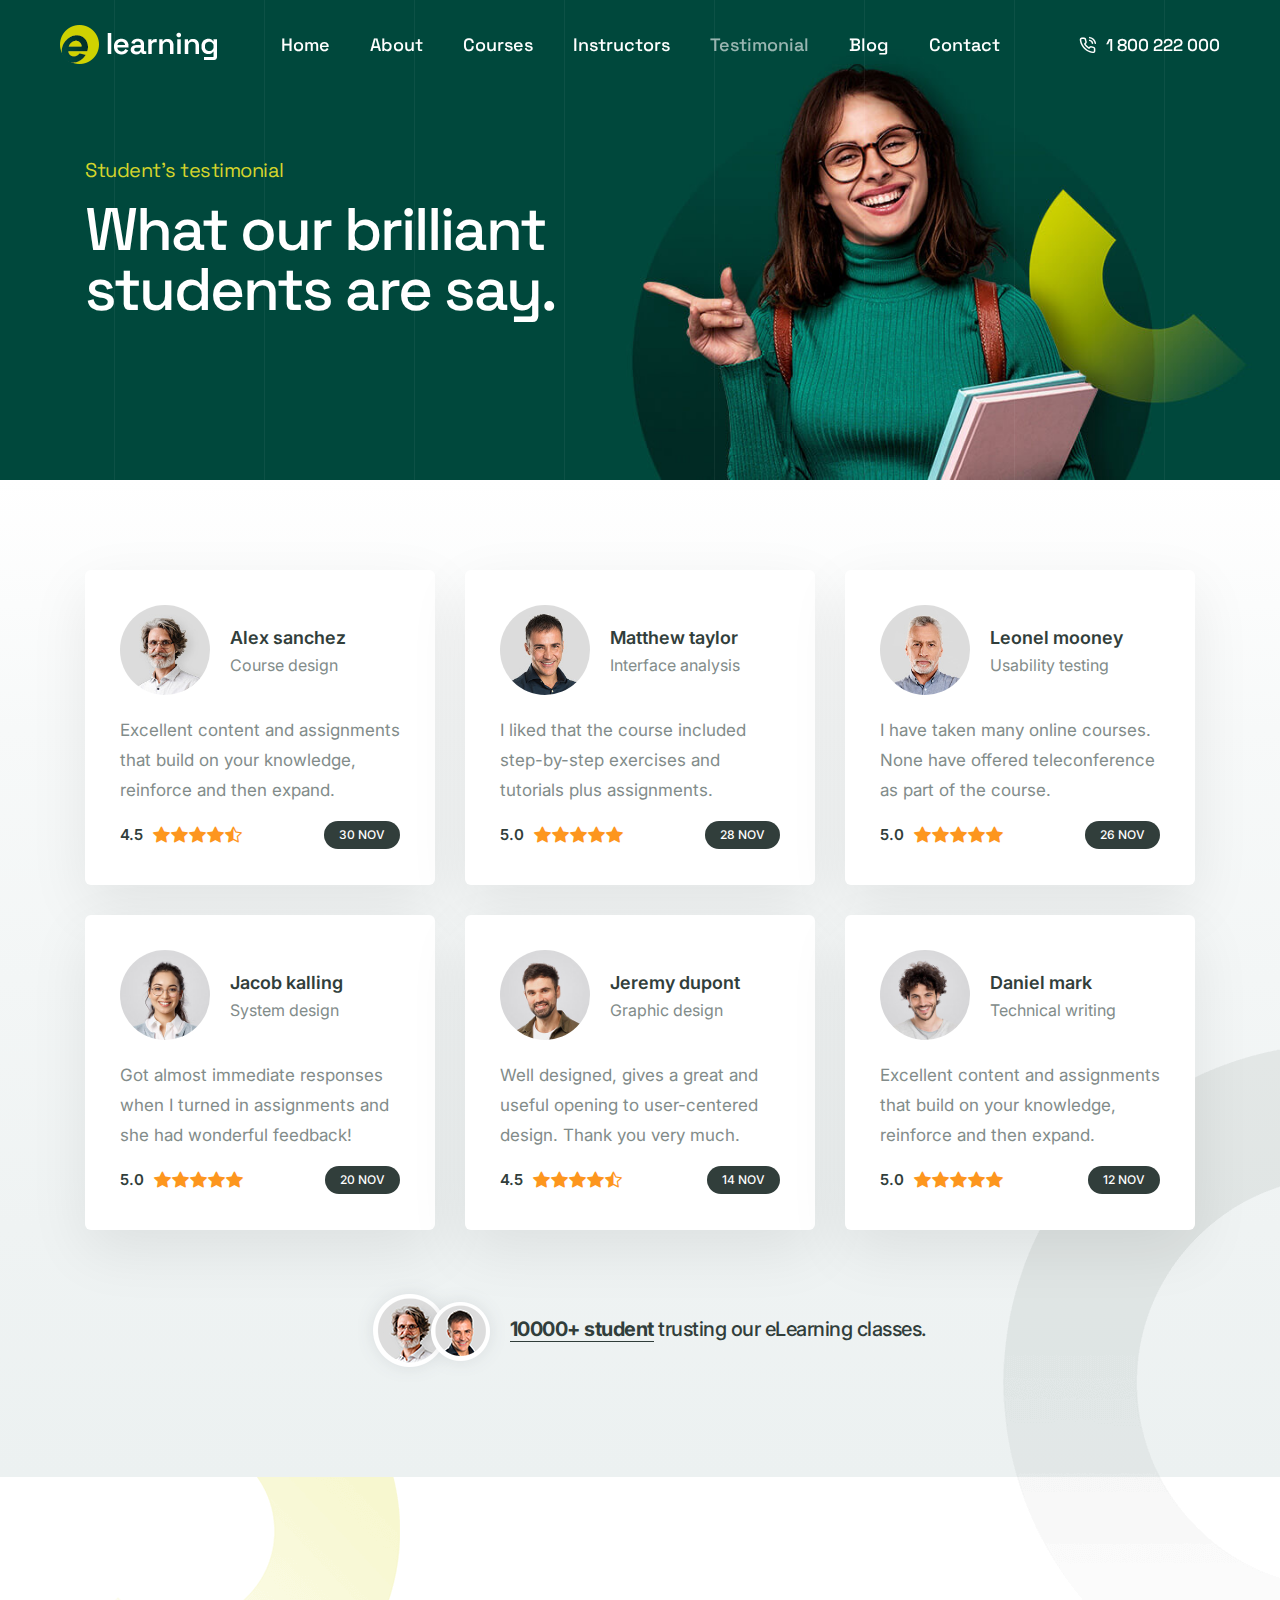
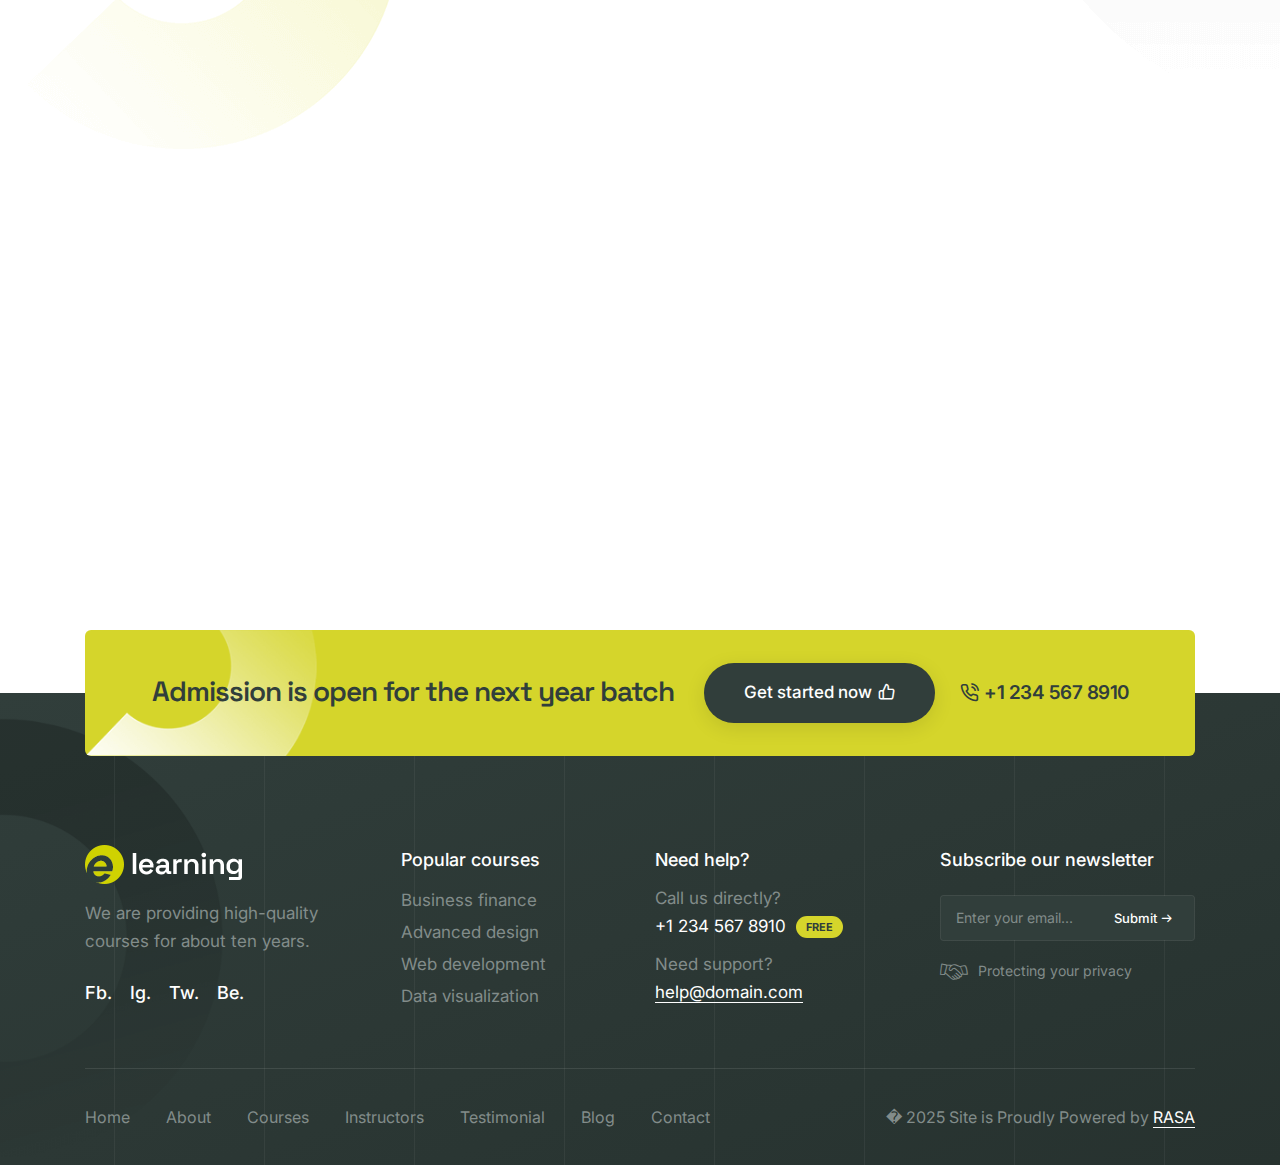
<file: demo-elearning-testimonial.html>
<!DOCTYPE html><html class="no-js" lang="en"><head>
        <title>RASA - Research Academy of Science & Astronomy</title>
        <meta charset="utf-8">
        <meta http-equiv="X-UA-Compatible" content="IE=edge">
        <meta name="author" content="RASA">
        <meta name="viewport" content="width=device-width,initial-scale=1.0">
        <meta name="description" content="Elevate your online presence with Crafto - a modern, versatile, multipurpose Bootstrap 5 responsive HTML5, SCSS template using highly creative 56+ ready demos.">
        <!-- favicon icon -->
        <link rel="shortcut icon" href="images/favicon.png">
        <link rel="apple-touch-icon" href="images/apple-touch-icon-57x57.png">
        <link rel="apple-touch-icon" sizes="72x72" href="images/apple-touch-icon-72x72.png">
        <link rel="apple-touch-icon" sizes="114x114" href="images/apple-touch-icon-114x114.png">
        <!-- google fonts preconnect -->
        <link rel="preconnect" href="https://fonts.googleapis.com" crossorigin="">
        <link rel="preconnect" href="https://fonts.gstatic.com" crossorigin="">
        <!-- style sheets and font icons -->
        <link rel="stylesheet" href="css/vendors.min.css">
        <link rel="stylesheet" href="css/icon.min.css">
        <link rel="stylesheet" href="css/style.min.css">
        <link rel="stylesheet" href="css/responsive.min.css">
        <link rel="stylesheet" href="css/elearning.css">
    </head>
    <body data-mobile-nav-trigger-alignment="right" data-mobile-nav-style="modern" data-mobile-nav-bg-color="#313e3b">  
        <!-- start header -->
        <header> 
            <!-- start navigation -->
            <nav class="navbar navbar-expand-lg header-transparent bg-transparent header-reverse" data-header-hover="light">
                <div class="container-fluid">
                    <div class="col-auto col-lg-2 me-lg-0 me-auto">
                        <a class="navbar-brand" href="index.html">
                            <img src="images/demo-elearning-logo-white.png" data-at2x="images/demo-elearning-logo-white@2x.png" alt="" class="default-logo">
                            <img src="images/demo-elearning-logo-black.png" data-at2x="images/demo-elearning-logo-black@2x.png" alt="" class="alt-logo">
                            <img src="images/demo-elearning-logo-black.png" data-at2x="images/demo-elearning-logo-black@2x.png" alt="" class="mobile-logo"> 
                        </a>
                    </div>
                    <div class="col-auto menu-order position-static">
                        <button class="navbar-toggler float-start" type="button" data-bs-toggle="collapse" data-bs-target="#navbarNav" aria-controls="navbarNav" aria-label="Toggle navigation">
                            <span class="navbar-toggler-line"></span>
                            <span class="navbar-toggler-line"></span>
                            <span class="navbar-toggler-line"></span>
                            <span class="navbar-toggler-line"></span>
                        </button>
                        <div class="collapse navbar-collapse" id="navbarNav"> 
                            <ul class="navbar-nav alt-font"> 
                                <li class="nav-item"><a href="index.html" class="nav-link">Home</a></li>
                                <li class="nav-item"><a href="demo-elearning-about.html" class="nav-link">About</a></li>
                                <li class="nav-item dropdown dropdown-with-icon">
                                    <a href="demo-elearning-courses.html" class="nav-link">Courses</a>
                                    <i class="fa-solid fa-angle-down dropdown-toggle" id="navbarDropdownMenuLink" role="button" data-bs-toggle="dropdown" aria-expanded="false"></i>
                                    <ul class="dropdown-menu" aria-labelledby="navbarDropdownMenuLink">
                                        <li>
                                            <a href="demo-elearning-courses-details.html"><i class="bi bi-laptop"></i>
                                                <div class="submenu-icon-content">
                                                    <span>Development</span>
                                                    <p>Develop professional skills</p>
                                                </div>
                                            </a>
                                        </li>
                                        <li>
                                            <a href="demo-elearning-courses-details.html"><i class="bi bi-briefcase"></i>
                                                <div class="submenu-icon-content">
                                                    <span>Business</span>
                                                    <p>Advance your business</p>
                                                </div>
                                            </a>
                                        </li>
                                        <li>
                                            <a href="demo-elearning-courses-details.html"><i class="bi bi-vector-pen"></i>
                                                <div class="submenu-icon-content">
                                                    <span>Design</span>
                                                    <p>Design skills & concepts</p>
                                                </div>
                                            </a>
                                        </li>
                                        <li>
                                            <a href="demo-elearning-courses-details.html"><i class="bi bi-megaphone"></i>
                                                <div class="submenu-icon-content">
                                                    <span>Marketing</span>
                                                    <p>New age marketing skills</p>
                                                </div>
                                            </a>
                                        </li>
                                    </ul>
                                </li>
                                <li class="nav-item"><a href="demo-elearning-instructors.html" class="nav-link">Instructors</a></li>
                                <li class="nav-item"><a href="demo-elearning-testimonial.html" class="nav-link">Testimonial</a></li>
                                <li class="nav-item"><a href="demo-elearning-blog.html" class="nav-link">Blog</a></li>
                                <li class="nav-item"><a href="demo-elearning-contact.html" class="nav-link">Contact</a></li>
                            </ul>
                        </div>
                    </div>
                    <div class="col-auto col-lg-2 text-end d-none d-sm-flex">
                        <div class="header-icon">
                            <div><div class="alt-font fw-500 lg-fs-15"><a href="tel:1800222000" class="widget-text text-white-hover"><i class="feather icon-feather-phone-call me-10px lg-me-5px"></i>1 800 222 000</a></div></div>
                        </div>  
                    </div>
                </div>
            </nav>
            <!-- end navigation -->
        </header>
        <!-- end header --> 
        <!-- start page title -->
        <section class="ipad-top-space-margin bg-dark-gray cover-background page-title-big-typography" style="background-image: url(images/demo-elearning-testimonial-title-bg.jpg)">
            <div class="background-position-center-top h-100 w-100 position-absolute left-0px top-0" style="background-image: url('images/vertical-line-bg-small.svg')"></div>
            <div id="particles-style-01" class="h-100 position-absolute left-0px top-0 w-100" data-particle="true" data-particle-options="{" particles":="" {"number":="" {"value":="" 8,"density":="" {"enable":="" true,"value_area":="" 2000}},"color":="" ["#d5d52b",="" "#d5d52b",="" "#d5d52b"]},"shape":="" {"type":="" "circle","stroke":{"width":0,"color":"#000000"}},"opacity":="" 1,"random":="" false,"anim":="" false,"speed":="" 1,"sync":="" false}},"size":="" 8,"random":="" true,"anim":="" false,"sync":="" true}},"line_linked":{"enable":false,"distance":0,"color":"#ffffff","opacity":1,"width":1},"move":="" true,"speed":1,"direction":="" "right","random":="" false,"straight":="" false}},"interactivity":="" {"detect_on":="" "canvas","events":="" {"onhover":="" false,"mode":="" "repulse"},"onclick":="" "push"},"resize":="" true}},"retina_detect":="" false}"=""></div>
            <div class="container">
                <div class="row align-items-center extra-small-screen">
                    <div class="col-xl-6 col-lg-7 col-md-8 col-sm-9 position-relative page-title-extra-small" data-anime="{ " el":="" "childs",="" "translatey":="" [-15,="" 0],="" "perspective":="" [1200,1200],="" "scale":="" [1.1,="" 1],="" "rotatex":="" [50,="" "opacity":="" [0,1],="" "duration":="" 800,="" "delay":="" 200,="" "staggervalue":="" 300,="" "easing":="" "easeoutquad"="" }"="">
                        <h1 class="mb-20px alt-font text-yellow">Student's testimonial</h1>
                        <h2 class="fw-500 m-0 ls-minus-2px text-white alt-font">What our brilliant students are say.</h2>
                    </div>
                </div>
            </div>
        </section>
        <!-- end page title -->
        <!-- start section -->
        <section class="bg-gradient-tranquil-white position-relative">
            <div class="position-absolute right-0px bottom-minus-320px d-none d-md-block" data-bottom-top="transform: translateY(-80px)" data-top-bottom="transform: translateY(80px)">
                <img src="images/demo-elearning-testimonials-bg.png" alt="">
            </div>
            <div class="container position-relative z-index-1">
                <div class="row row-cols-1 row-cols-lg-3 row-cols-md-2 align-items-center mb-4 xs-mb-25px" data-anime="{ " el":="" "childs",="" "translatey":="" [50,="" 0],="" "opacity":="" [0,1],="" "duration":="" 1200,="" "delay":="" 0,="" "staggervalue":="" 150,="" "easing":="" "easeoutquad"="" }"="">
                    <!-- start review item -->
                    <div class="col review-style-07 mb-30px"> 
                        <div class="d-flex justify-content-center h-100 flex-column border-radius-6px p-12 xl-p-10 bg-white box-shadow-quadruple-large">
                            <div class="mb-20px">
                                <img src="images/avtar-24.jpg" class="rounded-circle w-90px lg-w-65px me-15px" alt="">
                                <div class="d-inline-block align-middle"> 
                                    <div class="text-dark-gray fs-18 fw-600">Alex sanchez</div>
                                    <div class="lh-24 fs-16">Course design</div>
                                </div>
                            </div>
                            <p class="mb-15px md-w-85 sm-w-100">Excellent content and assignments that build on your knowledge, reinforce and then expand.</p>
                            <div class="d-flex align-items-center">
                                <div class="d-inline-block me-auto">
                                    <div class="text-dark-gray fw-600 float-start fs-15 me-10px">4.5</div>
                                    <div class="review-star-icon float-start">
                                        <i class="bi bi-star-fill"></i><i class="bi bi-star-fill"></i><i class="bi bi-star-fill"></i><i class="bi bi-star-fill"></i><i class="bi bi-star-half"></i>
                                    </div> 
                                </div>
                                <div class="d-inline-block fw-500 text-uppercase border-radius-30px ps-15px pe-15px fs-12 lh-28 bg-dark-gray text-white">30 Nov</div>
                            </div>
                        </div>
                    </div>
                    <!-- end review item -->
                    <!-- start review item -->
                    <div class="col review-style-07 mb-30px"> 
                        <div class="d-flex justify-content-center h-100 flex-column border-radius-6px p-12 xl-p-10 bg-white box-shadow-quadruple-large">
                            <div class="mb-20px">
                                <img src="images/avtar-25.jpg" class="rounded-circle w-90px lg-w-65px me-15px" alt="">
                                <div class="d-inline-block align-middle"> 
                                    <div class="text-dark-gray fs-18 fw-600">Matthew taylor</div>
                                    <div class="lh-24 fs-16">Interface analysis</div>
                                </div>
                            </div>
                            <p class="mb-15px md-w-85 sm-w-100">I liked that the course included step-by-step exercises and tutorials plus assignments.</p>
                            <div class="d-flex align-items-center">
                                <div class="d-inline-block me-auto">
                                    <div class="text-dark-gray fw-600 float-start fs-15 me-10px">5.0</div>
                                    <div class="review-star-icon float-start">
                                        <i class="bi bi-star-fill"></i><i class="bi bi-star-fill"></i><i class="bi bi-star-fill"></i><i class="bi bi-star-fill"></i><i class="bi bi-star-fill"></i>
                                    </div> 
                                </div>
                                <div class="d-inline-block fw-500 text-uppercase border-radius-30px ps-15px pe-15px fs-12 lh-28 bg-dark-gray text-white">28 Nov</div>
                            </div>
                        </div>
                    </div>
                    <!-- end review item -->
                    <!-- start review item -->
                    <div class="col review-style-07 mb-30px"> 
                        <div class="d-flex justify-content-center h-100 flex-column border-radius-6px p-12 xl-p-10 bg-white box-shadow-quadruple-large">
                            <div class="mb-20px">
                                <img src="images/avtar-26.jpg" class="rounded-circle w-90px lg-w-65px me-15px" alt="">
                                <div class="d-inline-block align-middle"> 
                                    <div class="text-dark-gray fs-18 fw-600">Leonel mooney</div>
                                    <div class="lh-24 fs-16">Usability testing</div>
                                </div>
                            </div>
                            <p class="mb-15px md-w-85 sm-w-100">I have taken many online courses. None have offered teleconference as part of the course.</p>
                            <div class="d-flex align-items-center">
                                <div class="d-inline-block me-auto">
                                    <div class="text-dark-gray fw-600 float-start fs-15 me-10px">5.0</div>
                                    <div class="review-star-icon float-start">
                                        <i class="bi bi-star-fill"></i><i class="bi bi-star-fill"></i><i class="bi bi-star-fill"></i><i class="bi bi-star-fill"></i><i class="bi bi-star-fill"></i>
                                    </div> 
                                </div>
                                <div class="d-inline-block fw-500 text-uppercase border-radius-30px ps-15px pe-15px fs-12 lh-28 bg-dark-gray text-white">26 Nov</div>
                            </div>
                        </div>
                    </div>
                    <!-- end review item -->
                    <!-- start review item -->
                    <div class="col review-style-07 md-mb-30px"> 
                        <div class="d-flex justify-content-center h-100 flex-column border-radius-6px p-12 xl-p-10 bg-white box-shadow-quadruple-large">
                            <div class="mb-20px">
                                <img src="images/avtar-27.jpg" class="rounded-circle w-90px lg-w-65px me-15px" alt="">
                                <div class="d-inline-block align-middle"> 
                                    <div class="text-dark-gray fs-18 fw-600">Jacob kalling</div>
                                    <div class="lh-24 fs-16">System design</div>
                                </div>
                            </div>
                            <p class="mb-15px md-w-85 sm-w-100">Got almost immediate responses when I turned in assignments and she had wonderful feedback!</p>
                            <div class="d-flex align-items-center">
                                <div class="d-inline-block me-auto">
                                    <div class="text-dark-gray fw-600 float-start fs-15 me-10px">5.0</div>
                                    <div class="review-star-icon float-start">
                                        <i class="bi bi-star-fill"></i><i class="bi bi-star-fill"></i><i class="bi bi-star-fill"></i><i class="bi bi-star-fill"></i><i class="bi bi-star-fill"></i>
                                    </div> 
                                </div>
                                <div class="d-inline-block fw-500 text-uppercase border-radius-30px ps-15px pe-15px fs-12 lh-28 bg-dark-gray text-white">20 Nov</div>
                            </div>
                        </div>
                    </div>
                    <!-- end review item -->
                    <!-- start review item -->
                    <div class="col review-style-07 sm-mb-30px"> 
                        <div class="d-flex justify-content-center h-100 flex-column border-radius-6px p-12 xl-p-10 bg-white box-shadow-quadruple-large">
                            <div class="mb-20px">
                                <img src="images/avtar-28.jpg" class="rounded-circle w-90px lg-w-65px me-15px" alt="">
                                <div class="d-inline-block align-middle"> 
                                    <div class="text-dark-gray fs-18 fw-600">Jeremy dupont</div>
                                    <div class="lh-24 fs-16">Graphic design</div>
                                </div>
                            </div>
                            <p class="mb-15px md-w-85 sm-w-100">Well designed, gives a great and useful opening to user-centered design. Thank you very much.</p>
                            <div class="d-flex align-items-center">
                                <div class="d-inline-block me-auto">
                                    <div class="text-dark-gray fw-600 float-start fs-15 me-10px">4.5</div>
                                    <div class="review-star-icon float-start">
                                        <i class="bi bi-star-fill"></i><i class="bi bi-star-fill"></i><i class="bi bi-star-fill"></i><i class="bi bi-star-fill"></i><i class="bi bi-star-half"></i>
                                    </div> 
                                </div>
                                <div class="d-inline-block fw-500 text-uppercase border-radius-30px ps-15px pe-15px fs-12 lh-28 bg-dark-gray text-white">14 Nov</div>
                            </div>
                        </div>
                    </div>
                    <!-- end review item -->
                    <!-- start review item -->
                    <div class="col review-style-07"> 
                        <div class="d-flex justify-content-center h-100 flex-column border-radius-6px p-12 xl-p-10 bg-white box-shadow-quadruple-large">
                            <div class="mb-20px">
                                <img src="images/avtar-29.jpg" class="rounded-circle w-90px lg-w-65px me-15px" alt="">
                                <div class="d-inline-block align-middle"> 
                                    <div class="text-dark-gray fs-18 fw-600">Daniel mark</div>
                                    <div class="lh-24 fs-16">Technical writing</div>
                                </div>
                            </div>
                            <p class="mb-15px md-w-85 sm-w-100">Excellent content and assignments that build on your knowledge, reinforce and then expand.</p>
                            <div class="d-flex align-items-center">
                                <div class="d-inline-block me-auto">
                                    <div class="text-dark-gray fw-600 float-start fs-15 me-10px">5.0</div>
                                    <div class="review-star-icon float-start">
                                        <i class="bi bi-star-fill"></i><i class="bi bi-star-fill"></i><i class="bi bi-star-fill"></i><i class="bi bi-star-fill"></i><i class="bi bi-star-fill"></i>
                                    </div> 
                                </div>
                                <div class="d-inline-block fw-500 text-uppercase border-radius-30px ps-15px pe-15px fs-12 lh-28 bg-dark-gray text-white">12 Nov</div>
                            </div>
                        </div>
                    </div>
                    <!-- end review item -->
                </div> 
                <div class="fs-20 ls-minus-05px fw-500 text-dark-gray w-100 text-center"><img src="images/demo-elearning-03.png" alt=""><span class="d-block d-sm-inline-block position-relative xs-top-minus-10px"><span class="fw-700 text-decoration-line-bottom">10000+ student</span> trusting our eLearning classes.</span></div>
            </div>
        </section>
        <!-- end section -->
        <!-- start section -->
        <section class="position-relative overlap-height background-position-left-top background-no-repeat " style="background-image: url('images/demo-elearning-02.png')">
            <div class="container overlap-gap-section">
                <div class="row justify-content-center align-items-center">
                    <div class="col-md-6 text-center text-lg-start sm-mb-30px" data-anime="{ " opacity":="" [0,1],="" "duration":="" 600,="" "delay":="" 100,="" "staggervalue":="" 300,="" "easing":="" "easeoutquad"="" }"=""> 
                        <figure class="position-relative m-0">
                            <img class="border-radius-6px" src="images/demo-elearning-testimonials-01.png" alt="">
                            <figcaption class="position-absolute bg-white border-radius-100px p-10px box-shadow-double-large bottom-100px md-bottom-70px xs-bottom-40px left-minus-30px sm-left-0px w-350px md-w-300px text-start last-paragraph-no-margin animation-float">
                                <div class="row align-items-center">
                                    <div class="col-auto pe-0">
                                        <img class="rounded-circle w-80px me-20px md-w-50px xs-w-50px" src="images/avtar-24.jpg" alt="">
                                    </div>
                                    <div class="col ps-0">
                                        <span class="fs-18 text-dark-gray fw-500 ls-minus-05px d-block lh-26 md-fs-17"><span class="fw-800">Rachel</span> has liked this classes!</span>
                                    </div>
                                    <div class="col-auto">
                                        <img class="me-20px mt-minus-4 md-w-30px" src="images/demo-elearning-testimonials-icon.png" alt="">
                                    </div>
                                </div>
                            </figcaption>
                        </figure>
                    </div> 
                    <div class="col-xl-5 col-md-6 offset-xl-1 position-relative" data-anime="{ " el":="" "childs",="" "opacity":="" [0,="" 1],="" "rotatey":="" [90,="" 0],="" "rotatez":="" [-10,="" "translatey":="" [80,="" "translatez":="" [50,="" "staggervalue":="" 200,="" "duration":="" 600,="" "delay":="" 100,="" "easing":="" "easeoutcirc"="" }"="">
                        <div class="icon-with-text-style-08 mb-20px">
                            <div class="feature-box feature-box-left-icon-middle">
                                <div class="feature-box-icon feature-box-icon-rounded w-55px h-55px rounded-circle bg-yellow me-15px">
                                    <i class="bi bi-chat-quote d-inline-block icon-extra-medium text-dark-gray"></i>
                                </div>
                                <div class="feature-box-content last-paragraph-no-margin">
                                    <span class="d-inline-block alt-font fs-19 fw-500 ls-minus-05px text-dark-gray">Students feedback</span>
                                </div>
                            </div>
                        </div>
                        <h2 class="alt-font text-dark-gray fw-600 ls-minus-3px">Genius people to say positive words.</h2>
                        <p class="mb-30px xs-mb-20px">Lorem ipsum is simply dummy text of the printing and typesetting industry an unknown printer. Lorem ipsum is simply dummy text of the printing and typesetting.</p>
                        <div class="d-flex align-items-center">
                            <div class="col-auto text-center border-end border-color-extra-medium-gray border-1 me-25px pe-25px"><h2 class="alt-font lh-44 fw-600 text-dark-gray mb-0">99%</h2></div>
                            <div class="col">
                                <span class="d-block w-60 lh-26 text-dark-gray fw-600 lg-w-100">Student's complete course successfully.</span>
                            </div>
                        </div>
                    </div>
                </div>
            </div>
        </section>
        <!-- end section -->
        <!-- start footer -->
        <footer class="bg-gradient-aztec-green position-relative">
            <div class="position-absolute left-minus-100px top-25px">
                <img src="images/demo-elearning-bg-05.png" alt="" class="w-80">
            </div>
            <div class="background-position-center-top h-100 w-100 position-absolute left-0px top-0" style="background-image: url('images/vertical-line-bg-small.svg')"></div>
            <div class="container overlap-section">
                <div class="row g-0 justify-content-center align-items-center text-center bg-base-color border-radius-6px ps-5 pe-5 pt-3 pb-3 mb-8 sm-p-25px background-position-left-bottom background-no-repeat contain-background position-relative" style="background-image: url('images/demo-elearning-bg-06.png')">
                    <!-- start footer column -->
                    <div class="col-lg-auto lg-mb-20px">
                        <h6 class="alt-font fw-600 text-dark-gray m-0 ls-minus-1px d-inline-block me-30px lg-me-0">Admission is open for the next year batch</h6>
                    </div>
                    <!-- end footer column -->
                    <!-- start footer column -->
                    <div class="col-auto">
                        <a href="demo-elearning-contact.html" class="btn btn-extra-large btn-dark-gray btn-rounded btn-box-shadow btn-switch-text d-inline-block me-20px align-middle xs-m-0">
                            <span>
                                <span class="btn-double-text" data-text="Get started now">Get started now</span>
                                <span><i class="feather icon-feather-thumbs-up"></i></span>
                            </span>
                        </a>
                        <span class="d-block d-sm-inline-block text-dark-gray fs-19 fw-600 left-icon d-inline-block align-middle xs-mt-10px ls-minus-05px"><a href="tel:12345678910"><i class="feather icon-feather-phone-call"></i>+1 234 567 8910</a></span>
                    </div>
                    <!-- end footer column -->
                </div>
            </div>
            <div class="container footer-dark text-center text-sm-start position-relative"> 
                <div class="row mb-5 sm-mb-7 xs-mb-30px">
                    <!-- start footer column -->
                    <div class="col-lg-3 col-md-4 col-sm-6 d-flex flex-column last-paragraph-no-margin md-mb-40px xs-mb-30px">
                        <a href="index.html" class="footer-logo mb-15px d-inline-block">
                            <img src="images/demo-elearning-footer-logo.png" data-at2x="images/demo-elearning-footer-logo@2x.png" alt="">
                        </a>
                        <p class="lh-28">We are providing high-quality courses for about ten years.</p>
                        <div class="elements-social social-text-style-01 mt-9 xs-mt-15px">
                            <ul class="small-icon light fw-500">
                                <li><a class="facebook" href="https://www.facebook.com/" target="_blank">Fb.</a></li>
                                <li><a class="instagram" href="https://www.instagram.com" target="_blank">Ig.</a></li> 
                                <li><a class="twitter" href="https://www.twitter.com" target="_blank">Tw.</a></li> 
                                <li><a class="behance" href="http://www.behance.com/" target="_blank">Be.</a></li> 
                            </ul>
                        </div>
                    </div>
                    <!-- end footer column -->  
                    <!-- start footer column -->
                    <div class="col-lg-3 col-md-4 col-sm-6 ps-4 last-paragraph-no-margin md-mb-40px xs-mb-30px"> 
                        <span class="fw-500 fs-18 d-block text-white mb-10px">Popular courses</span>
                        <ul>
                            <li><a href="demo-elearning-courses.html">Business finance</a></li>
                            <li><a href="demo-elearning-courses.html">Advanced design</a></li>
                            <li><a href="demo-elearning-courses.html">Web development</a></li>
                            <li><a href="demo-elearning-courses.html">Data visualization</a></li>
                        </ul> 
                    </div>
                    <!-- end footer column -->
                    <!-- start footer column -->
                    <div class="col-lg-3 col-md-4 col-sm-6 last-paragraph-no-margin xs-mb-30px"> 
                        <span class="fw-500 fs-18 d-block text-white mb-10px">Need help?</span>
                        <span class="lh-26 d-block">Call us directly?</span>
                        <span class="text-white d-block mb-10px"><a href="tel:12345678910">+1 234 567 8910 </a><span class="bg-base-color fw-700 text-dark-gray lh-22 text-uppercase border-radius-30px ps-10px pe-10px fs-11 ms-5px d-inline-block align-middle">Free</span></span>
                        <span class="lh-26 d-block">Need support?</span>
                        <a href="/cdn-cgi/l/email-protection#4028252c3000242f2d21292e6e232f2d" class="text-white text-decoration-line-bottom"><span class="__cf_email__" data-cfemail="68000d0418280c0705090106460b0705">[email�protected]</span></a>
                    </div>
                    <!-- end footer column -->
                    <!-- start footer column -->
                    <div class="col-lg-3 col-md-12 col-sm-6 text-md-center text-lg-start">
                        <span class="fs-18 fw-500 d-block text-white mb-20px">Subscribe our newsletter</span> 
                        <div class="d-inline-block w-100 newsletter-style-02 position-relative mb-15px">
                            <form action="email-templates/subscribe-newsletter.php" method="post" class="position-relative w-100">
                                <input class="input-small bg-dark-gray border-color-transparent-white-light w-100 form-control required" type="email" name="email" placeholder="Enter your email...">
                                <input type="hidden" name="redirect" value="">
                                <button type="submit" aria-label="submit" class="btn pe-20px text-white fs-13 fw-500 lg-ps-15px lg-pe-15px submit">Submit <i class="feather icon-feather-arrow-right submit"></i></button>
                                <div class="form-results border-radius-4px pt-5px pb-5px ps-15px pe-15px fs-14 lh-22 mt-10px w-100 text-center position-absolute d-none"></div>
                            </form>
                        </div>
                        <div class="d-flex align-items-center justify-content-center justify-content-md-center justify-content-sm-start justify-content-lg-start fs-14">
                            <div class="d-inline-block"><i class="line-icon-Handshake me-10px align-middle icon-very-medium"></i>Protecting your privacy</div> 
                        </div>
                    </div>
                    <!-- end footer column -->
                </div> 
                <div class="row align-items-center footer-bottom border-top border-color-transparent-white-light pt-30px g-0">
                    <!-- start footer menu -->
                    <div class="col-xl-7 ps-0 text-center text-xl-start lg-mb-10px"> 
                        <ul class="footer-navbar fs-16 lh-normal"> 
                            <li class="nav-item active"><a href="index.html" class="nav-link ps-0">Home</a></li>
                            <li class="nav-item"><a href="demo-elearning-about.html" class="nav-link">About</a></li>
                            <li class="nav-item"><a href="demo-elearning-courses.html" class="nav-link">Courses</a></li>
                            <li class="nav-item"><a href="demo-elearning-instructors.html" class="nav-link">Instructors</a></li>
                            <li class="nav-item"><a href="demo-elearning-testimonial.html" class="nav-link">Testimonial</a></li>
                            <li class="nav-item"><a href="demo-elearning-blog.html" class="nav-link">Blog</a></li>
                            <li class="nav-item"><a href="demo-elearning-contact.html" class="nav-link">Contact</a></li>
                        </ul>
                    </div> 
                    <!-- end footer menu -->
                    <!-- start copyright -->
                    <div class="col-xl-5 last-paragraph-no-margin text-center text-xl-end">
                        <p class="fs-16">� 2025 Site is Proudly Powered by <a href="https://www.RASA.com/" target="_blank" class="text-white text-decoration-line-bottom">RASA</a></p>
                    </div>
                    <!-- start copyright -->
                </div>
            </div> 
        </footer>
        <!-- end footer -->
        <!-- start scroll progress -->
        <div class="scroll-progress d-none d-xxl-block">
            <a href="#" class="scroll-top" aria-label="scroll">
                <span class="scroll-text">Scroll</span><span class="scroll-line"><span class="scroll-point"></span></span>
            </a>
        </div>
        <!-- end scroll progress -->
        <!-- javascript libraries -->
        <script data-cfasync="false" src="js/email-decode.min.js"></script><script type="text/javascript" src="js/jquery.js"></script>
        <script type="text/javascript" src="js/vendors.min.js"></script>
        <script type="text/javascript" src="js/main.js"></script>
    
</body></html>
</file>
<file: css/elearning.css>
/* ===================================
    Crafto - Elearning
====================================== */
/* font */
@import url('https://fonts.googleapis.com/css2?family=Space+Grotesk:wght@300;400;500;600;700&display=swap');
@import url('https://fonts.googleapis.com/css2?family=Inter:wght@100;300;400;500;600;700;800;900&display=swap');
/* variable */
:root {     
    --base-color: #d5d52b; 
    --dark-gray: #313e3b;
    --medium-gray: #828c8a;
    --yellow: #d5d52c;
    --extra-medium-gray: #e4e4e4;
    --alt-font: 'Space Grotesk', sans-serif;
    --primary-font: 'Inter', sans-serif;
}
/* reset */
body {
    font-size: 17px;
    line-height: 30px;
    overflow-x: hidden;
}
a:hover { 
    color: var(--dark-gray); 
}
.top-25 {
    top: 25%;
}
.mt-minus-12 {
    margin-top: -12%;
}
.mt-minus-1 {
    margin-top: -1%;
}
.left-minus-200px {
    left: -200px;
}
.mt-minus-4 {
    margin-top: -4px;
}
.bottom-minus-320px {
    bottom: -320px;
}
.terms-condition .box:before {
    border-color: #e4e4e4;
    background-color: var(--white);
    top: 1px;
}
.terms-condition .box:after {
    top: 5px;
}
/* border color */
.border-color-transparent-white-very-light {
    border-color: rgba(255, 255, 255, 0.2) !important;
}
.border-color-transparent-dark-very-light {
    border-color: var(--extra-medium-gray) !important;
}
/* bg gradient color */
.bg-gradient-deep-zuccini-green {
    background-image: linear-gradient(to right bottom, #19493e, #164339, #143e34, #113830, #0f332b);
}
.bg-gradient-aztec-green {
    background-image: linear-gradient(to right bottom, #313e3b, #2e3b38, #2c3835, #293532, #27322f);
}
.bg-gradient-tranquil-white { 
    background-image: linear-gradient(to bottom, #ffffff, #f7f9f9, #f3f6f6, #eff3f3, #ecf1f1);
}
.bg-yellow {
    background-color: var(--yellow);
}
.bg-tranquil {
    background-color: #f3f8f8;
}
.bg-gradient-dark-transparent {
    background: -webkit-gradient(linear, left bottom, left top, color-stop(7%, #36332e), to(transparent));
    background: linear-gradient(to top, #262a29 0%, transparent 100%);
}
/* header */
.navbar .navbar-nav .nav-link {
    font-size: 18px;
}
header .navbar-brand img {
    max-height: 39px;
}
header .navbar-brand {
    padding: 25px 0;
}
.navbar .navbar-nav .dropdown.dropdown-with-icon .dropdown-menu {
    width: 335px;
    padding: 25px 35px;
}
.navbar .navbar-nav .dropdown.dropdown-with-icon .dropdown-menu li a {
    padding: 15px 30px 21px 0;
}
.navbar .navbar-nav .dropdown.dropdown-with-icon .dropdown-menu li a p {
    font-size: 14px;
    line-height: normal;
        font-weight: 400;
}
.navbar .navbar-nav .dropdown.dropdown-with-icon .dropdown-menu li a span {
    font-size: 17px;
}
.navbar .navbar-nav .dropdown.dropdown-with-icon .dropdown-menu li a i {
    color: var(--dark-gray);
    font-size: 34px;
}
.navbar .navbar-nav .dropdown.dropdown-with-icon .dropdown-menu li.active > a {
    opacity: 0.7;
}
/* icon */
.icon-extra-medium {
    font-size: 22px;
}
.video-icon-large .video-icon {
    width: 70px;
    height: 70px;
    font-size: 18px;
}
.video-icon-large .video-icon .video-icon-sonar .video-icon-sonar-bfr {
    width: 120px;
    height: 120px;
}
.video-icon-large .video-icon .video-icon-sonar .video-icon-sonar-afr {
    width: 90px;
    height: 90px;
}
.medium-icon li, .small-icon li {
    margin: 0 3px;
}
/* review  */
.review-star-icon i {
    letter-spacing: 1px;
}
/* btn */
.btn {
    font-family: var(--primary-font);
    text-transform: none;
    letter-spacing: 0;
}
.btn.btn-switch-text.btn-extra-large > span {
    padding: 15px 38px;
    font-size: 17px; 
}
.btn.btn-switch-text.btn-large > span {
    padding: 13px 32px;
    font-size:15px;
}
.btn.btn-switch-text.btn-medium > span {
    padding: 12px 30px;
    font-size:14px;
}
.btn.btn-base-color { 
    color: var(--dark-gray); 
}
.btn.btn-base-color:hover, .btn.btn-box-shadow.btn-base-color:hover {
    background-color:  var(--base-color);
    color: var(--dark-gray);
}
.btn.btn-link {
    padding: 0 0 2px;
}
/* heading */
h2 {
    line-height: 3.2rem;
}
/* tab */
.tab-style-04 .nav-tabs .nav-item {
    padding: 0;
    width: 25%;
}
.tab-style-04 .nav-tabs .nav-item .nav-link {
    color: var(--medium-gray);
}
.tab-style-04 .nav-tabs .nav-item .nav-link .tab-border {
    height: 3px;
}
.tab-style-04 .nav-tabs .nav-item .nav-link.active {
    font-weight: 600;
    border: 0;
   outline: 0;
}
.tab-style-04 .nav-tabs .nav-item .nav-link:focus-visible {
    outline: none;
    box-shadow: none;
}
/* accordion */
.accordion-style-04 .accordion-item .accordion-body {
    padding: 0 35px 25px;
}
.accordion-style-04 .accordion-item .accordion-collapse {
    margin-top: -1px;
}
/* progress bar */
.progress-bar-style-02 .progress {
    height: 10px;
}
/* page title */
.page-title-extra-small h2 {
    font-size: 3.75rem;
    line-height: 3.75rem;
}
.page-title-extra-small h1 {
    font-size: 20px;
}
/* pages */
.contact-form-style-03 > div { 
    border-radius: 6px 0 6px 0;
}
/* newsletter style 02 */
.newsletter-style-02 input { 
    padding-right: 100px !important;
    font-size: 14px;
}
/* footer */
footer {
    padding-bottom: 30px;
}
footer .footer-logo img {
    max-height: 39px;
}
.footer-dark,
.footer-dark .newsletter-style-02 input,
.footer-dark p, .footer-dark a {
    color: var(--medium-gray);
}
.footer-dark a:hover {
    color: var(--base-color);
}
.footer-dark .newsletter-style-02 input::placeholder {
    color: var(--medium-gray) !important;
    opacity: 1; /* Firefox */
}
.footer-dark .newsletter-style-02 input:-ms-input-placeholder {
    color: var(--medium-gray) !important;
}
.footer-dark .newsletter-style-02 input::-ms-input-placeholder {
    color: var(--medium-gray)  !important;
}
.footer-dark .elements-social .light li a:hover {
    color: var(--white);
    opacity: .5;
}
.footer-dark .small-icon li {
    margin: 0 7px;
}
.footer-navbar li {
    line-height: normal;
}
footer ul li {
    margin-bottom: 2px;
}
/* media query responsive */
@media (max-width: 1399px) {
    .accordion-style-06 .accordion-item {
        padding-left: 35px;
    }
}
@media (max-width: 1199px) {
    .navbar .navbar-nav .nav-link {
        font-size: 16px;
    }
    .navbar .navbar-nav .nav-link {
        padding-left: 12px;
        padding-right: 12px;
    }
    .team-style-05 .social-icon a {
        margin: 0 10px;
    }
}
@media (max-width: 991px) {
    .widget-text {
        color: var(--dark-gray);
    }
    .navbar .navbar-nav .nav-link {
        font-size: 18px;
    }
    .team-style-05 .social-icon a {
        margin: 0 10px;
    }
    .navbar .navbar-nav .dropdown.dropdown-with-icon .dropdown-menu {
        padding: 0 15px 6px 15px;
    }
}
@media (max-width: 767px) {
    .accordion-style-05 .accordion-item {
        padding: 20px 35px 22px 55px;
    }
    .contact-form-style-03 > div {
        border-radius: 6px;
    }
    .tab-style-04 .nav-tabs .nav-item:last-child {
        margin-bottom: 0;
    }
    .accordion-style-04 .accordion-item .accordion-body {
        padding: 0 25px 25px;
    }
    .tab-style-04 .nav-tabs .nav-item {
        width: auto;
    }
}
@media (max-width: 575px) {
    .accordion-style-06 .accordion-item {
        padding-left: 20px;
        padding-top: 10px;
        padding-bottom: 10px;
    }
    .accordion-style-06 .accordion-item.active-accordion {
        padding-top: 20px;
        padding-bottom: 20px;
    }
    .accordion-style-05 .accordion-item {
        padding: 17px 20px 17px 45px;
    }
    .accordion-style-05 .accordion-item .accordion-body {
        padding-right: 15px;
    }
    .accordion .accordion-item .accordion-header .accordion-title {
    	line-height: 28px;
	}
}
</file>
<file: css/icon.min.css>
@charset "UTF-8";/*!
    Font Awesome
    Version: 7.0.0
    Plugin URL: https://fontawesome.com
    License: Copyright 2025 Fonticons, Inc. | https://fontawesome.com/license/free (Icons: CC BY 4.0, Fonts: SIL OFL 1.1, Code: MIT License)
!*/.fa,.fa-brands,.fa-classic,.fa-regular,.fa-solid,.fab,.far,.fas{--_fa-family:var(--fa-family, var(--fa-style-family, "Font Awesome 7 Free"));-webkit-font-smoothing:antialiased;-moz-osx-font-smoothing:grayscale;display:var(--fa-display,inline-block);font-family:var(--_fa-family);font-feature-settings:normal;font-style:normal;font-synthesis:none;font-variant:normal;font-weight:var(--fa-style,900);line-height:1;text-align:center;text-rendering:auto;width:auto}:is(.fas,.far,.fab,.fa-solid,.fa-regular,.fa-brands,.fa-classic,.fa)::before{content:var(--fa);content:var(--fa)/""}.fa-1x{font-size:1em}.fa-2x{font-size:2em}.fa-3x{font-size:3em}.fa-4x{font-size:4em}.fa-5x{font-size:5em}.fa-6x{font-size:6em}.fa-7x{font-size:7em}.fa-8x{font-size:8em}.fa-9x{font-size:9em}.fa-10x{font-size:10em}.fa-2xs{font-size:.625em;line-height:.1em;vertical-align:.225em}.fa-xs{font-size:.75em;line-height:.0833333333em;vertical-align:.125em}.fa-sm{font-size:.875em;line-height:.0714285714em;vertical-align:.0535714286em}.fa-lg{font-size:1.25em;line-height:.05em;vertical-align:-.075em}.fa-xl{font-size:1.5em;line-height:.0416666667em;vertical-align:-.125em}.fa-2xl{font-size:2em;line-height:.03125em;vertical-align:-.1875em}.fa-width-auto{--fa-width:auto}.fa-fw,.fa-width-fixed{--fa-width:1.25em}.fa-ul{list-style-type:none;margin-inline-start:var(--fa-li-margin,2.5em);padding-inline-start:0}.fa-ul>li{position:relative}.fa-li{inset-inline-start:calc(-1 * var(--fa-li-width,2em));position:absolute;text-align:center;width:var(--fa-li-width,2em);line-height:inherit}.fa-border{border-color:var(--fa-border-color,#eee);border-radius:var(--fa-border-radius,.1em);border-style:var(--fa-border-style,solid);border-width:var(--fa-border-width,.0625em);box-sizing:var(--fa-border-box-sizing,content-box);padding:var(--fa-border-padding,.1875em .25em)}.fa-pull-left,.fa-pull-start{float:inline-start;margin-inline-end:var(--fa-pull-margin,.3em)}.fa-pull-end,.fa-pull-right{float:inline-end;margin-inline-start:var(--fa-pull-margin,.3em)}.fa-beat{animation-name:fa-beat;animation-delay:var(--fa-animation-delay,0s);animation-direction:var(--fa-animation-direction,normal);animation-duration:var(--fa-animation-duration,1s);animation-iteration-count:var(--fa-animation-iteration-count,infinite);animation-timing-function:var(--fa-animation-timing,ease-in-out)}.fa-bounce{animation-name:fa-bounce;animation-delay:var(--fa-animation-delay,0s);animation-direction:var(--fa-animation-direction,normal);animation-duration:var(--fa-animation-duration,1s);animation-iteration-count:var(--fa-animation-iteration-count,infinite);animation-timing-function:var(--fa-animation-timing,cubic-bezier(.28,.84,.42,1))}.fa-fade{animation-name:fa-fade;animation-delay:var(--fa-animation-delay,0s);animation-direction:var(--fa-animation-direction,normal);animation-duration:var(--fa-animation-duration,1s);animation-iteration-count:var(--fa-animation-iteration-count,infinite);animation-timing-function:var(--fa-animation-timing,cubic-bezier(.4,0,.6,1))}.fa-beat-fade{animation-name:fa-beat-fade;animation-delay:var(--fa-animation-delay,0s);animation-direction:var(--fa-animation-direction,normal);animation-duration:var(--fa-animation-duration,1s);animation-iteration-count:var(--fa-animation-iteration-count,infinite);animation-timing-function:var(--fa-animation-timing,cubic-bezier(.4,0,.6,1))}.fa-flip{animation-name:fa-flip;animation-delay:var(--fa-animation-delay,0s);animation-direction:var(--fa-animation-direction,normal);animation-duration:var(--fa-animation-duration,1s);animation-iteration-count:var(--fa-animation-iteration-count,infinite);animation-timing-function:var(--fa-animation-timing,ease-in-out)}.fa-shake{animation-name:fa-shake;animation-delay:var(--fa-animation-delay,0s);animation-direction:var(--fa-animation-direction,normal);animation-duration:var(--fa-animation-duration,1s);animation-iteration-count:var(--fa-animation-iteration-count,infinite);animation-timing-function:var(--fa-animation-timing,linear)}.fa-spin{animation-name:fa-spin;animation-delay:var(--fa-animation-delay,0s);animation-direction:var(--fa-animation-direction,normal);animation-duration:var(--fa-animation-duration,2s);animation-iteration-count:var(--fa-animation-iteration-count,infinite);animation-timing-function:var(--fa-animation-timing,linear)}.fa-spin-reverse{--fa-animation-direction:reverse}.fa-pulse,.fa-spin-pulse{animation-name:fa-spin;animation-direction:var(--fa-animation-direction,normal);animation-duration:var(--fa-animation-duration,1s);animation-iteration-count:var(--fa-animation-iteration-count,infinite);animation-timing-function:var(--fa-animation-timing,steps(8))}@media (prefers-reduced-motion:reduce){.fa-beat,.fa-beat-fade,.fa-bounce,.fa-fade,.fa-flip,.fa-pulse,.fa-shake,.fa-spin,.fa-spin-pulse{animation:none!important;transition:none!important}}@keyframes fa-beat{0%,90%{transform:scale(1)}45%{transform:scale(var(--fa-beat-scale,1.25))}}@keyframes fa-bounce{0%,100%,64%{transform:scale(1,1) translateY(0)}10%{transform:scale(var(--fa-bounce-start-scale-x,1.1),var(--fa-bounce-start-scale-y,.9)) translateY(0)}30%{transform:scale(var(--fa-bounce-jump-scale-x,.9),var(--fa-bounce-jump-scale-y,1.1)) translateY(var(--fa-bounce-height,-.5em))}50%{transform:scale(var(--fa-bounce-land-scale-x,1.05),var(--fa-bounce-land-scale-y,.95)) translateY(0)}57%{transform:scale(1,1) translateY(var(--fa-bounce-rebound,-.125em))}}@keyframes fa-fade{50%{opacity:var(--fa-fade-opacity,.4)}}@keyframes fa-beat-fade{0%,100%{opacity:var(--fa-beat-fade-opacity,.4);transform:scale(1)}50%{opacity:1;transform:scale(var(--fa-beat-fade-scale,1.125))}}@keyframes fa-flip{50%{transform:rotate3d(var(--fa-flip-x,0),var(--fa-flip-y,1),var(--fa-flip-z,0),var(--fa-flip-angle,-180deg))}}@keyframes fa-shake{0%{transform:rotate(-15deg)}4%{transform:rotate(15deg)}24%,8%{transform:rotate(-18deg)}12%,28%{transform:rotate(18deg)}16%{transform:rotate(-22deg)}20%{transform:rotate(22deg)}32%{transform:rotate(-12deg)}36%{transform:rotate(12deg)}100%,40%{transform:rotate(0)}}@keyframes fa-spin{0%{transform:rotate(0)}100%{transform:rotate(360deg)}}.fa-rotate-90{transform:rotate(90deg)}.fa-rotate-180{transform:rotate(180deg)}.fa-rotate-270{transform:rotate(270deg)}.fa-flip-horizontal{transform:scale(-1,1)}.fa-flip-vertical{transform:scale(1,-1)}.fa-flip-both,.fa-flip-horizontal.fa-flip-vertical{transform:scale(-1,-1)}.fa-rotate-by{transform:rotate(var(--fa-rotate-angle,0))}.fa-stack{display:inline-block;height:2em;line-height:2em;position:relative;vertical-align:middle;width:2.5em}.fa-stack-1x,.fa-stack-2x{left:0;position:absolute;text-align:center;width:100%;z-index:var(--fa-stack-z-index,auto)}.fa-stack-1x{line-height:inherit}.fa-stack-2x{font-size:2em}.fa-inverse{color:var(--fa-inverse,#fff)}.fa-0{--fa:"0"}.fa-1{--fa:"1"}.fa-2{--fa:"2"}.fa-3{--fa:"3"}.fa-4{--fa:"4"}.fa-5{--fa:"5"}.fa-6{--fa:"6"}.fa-7{--fa:"7"}.fa-8{--fa:"8"}.fa-9{--fa:"9"}.fa-exclamation{--fa:"!"}.fa-hashtag{--fa:"#"}.fa-dollar,.fa-dollar-sign,.fa-usd{--fa:"$"}.fa-percent,.fa-percentage{--fa:"%"}.fa-asterisk{--fa:"*"}.fa-add,.fa-plus{--fa:"+"}.fa-less-than{--fa:"<"}.fa-equals{--fa:"="}.fa-greater-than{--fa:">"}.fa-question{--fa:"?"}.fa-at{--fa:"@"}.fa-a{--fa:"A"}.fa-b{--fa:"B"}.fa-c{--fa:"C"}.fa-d{--fa:"D"}.fa-e{--fa:"E"}.fa-f{--fa:"F"}.fa-g{--fa:"G"}.fa-h{--fa:"H"}.fa-i{--fa:"I"}.fa-j{--fa:"J"}.fa-k{--fa:"K"}.fa-l{--fa:"L"}.fa-m{--fa:"M"}.fa-n{--fa:"N"}.fa-o{--fa:"O"}.fa-p{--fa:"P"}.fa-q{--fa:"Q"}.fa-r{--fa:"R"}.fa-s{--fa:"S"}.fa-t{--fa:"T"}.fa-u{--fa:"U"}.fa-v{--fa:"V"}.fa-w{--fa:"W"}.fa-x{--fa:"X"}.fa-y{--fa:"Y"}.fa-z{--fa:"Z"}.fa-faucet{--fa:""}.fa-faucet-drip{--fa:""}.fa-house-chimney-window{--fa:""}.fa-house-signal{--fa:""}.fa-temperature-arrow-down,.fa-temperature-down{--fa:""}.fa-temperature-arrow-up,.fa-temperature-up{--fa:""}.fa-trailer{--fa:""}.fa-bacteria{--fa:""}.fa-bacterium{--fa:""}.fa-box-tissue{--fa:""}.fa-hand-holding-medical{--fa:""}.fa-hand-sparkles{--fa:""}.fa-hands-bubbles,.fa-hands-wash{--fa:""}.fa-handshake-alt-slash,.fa-handshake-simple-slash,.fa-handshake-slash{--fa:""}.fa-head-side-cough{--fa:""}.fa-head-side-cough-slash{--fa:""}.fa-head-side-mask{--fa:""}.fa-head-side-virus{--fa:""}.fa-house-chimney-user{--fa:""}.fa-house-laptop,.fa-laptop-house{--fa:""}.fa-lungs-virus{--fa:""}.fa-people-arrows,.fa-people-arrows-left-right{--fa:""}.fa-plane-slash{--fa:""}.fa-pump-medical{--fa:""}.fa-pump-soap{--fa:""}.fa-shield-virus{--fa:""}.fa-sink{--fa:""}.fa-soap{--fa:""}.fa-stopwatch-20{--fa:""}.fa-shop-slash,.fa-store-alt-slash{--fa:""}.fa-store-slash{--fa:""}.fa-toilet-paper-slash{--fa:""}.fa-users-slash{--fa:""}.fa-virus{--fa:""}.fa-virus-slash{--fa:""}.fa-viruses{--fa:""}.fa-vest{--fa:""}.fa-vest-patches{--fa:""}.fa-arrow-trend-down{--fa:""}.fa-arrow-trend-up{--fa:""}.fa-arrow-up-from-bracket{--fa:""}.fa-austral-sign{--fa:""}.fa-baht-sign{--fa:""}.fa-bitcoin-sign{--fa:""}.fa-bolt-lightning{--fa:""}.fa-book-bookmark{--fa:""}.fa-camera-rotate{--fa:""}.fa-cedi-sign{--fa:""}.fa-chart-column{--fa:""}.fa-chart-gantt{--fa:""}.fa-clapperboard{--fa:""}.fa-clover{--fa:""}.fa-code-compare{--fa:""}.fa-code-fork{--fa:""}.fa-code-pull-request{--fa:""}.fa-colon-sign{--fa:""}.fa-cruzeiro-sign{--fa:""}.fa-display{--fa:""}.fa-dong-sign{--fa:""}.fa-elevator{--fa:""}.fa-filter-circle-xmark{--fa:""}.fa-florin-sign{--fa:""}.fa-folder-closed{--fa:""}.fa-franc-sign{--fa:""}.fa-guarani-sign{--fa:""}.fa-gun{--fa:""}.fa-hands-clapping{--fa:""}.fa-home-user,.fa-house-user{--fa:""}.fa-indian-rupee,.fa-indian-rupee-sign,.fa-inr{--fa:""}.fa-kip-sign{--fa:""}.fa-lari-sign{--fa:""}.fa-litecoin-sign{--fa:""}.fa-manat-sign{--fa:""}.fa-mask-face{--fa:""}.fa-mill-sign{--fa:""}.fa-money-bills{--fa:""}.fa-naira-sign{--fa:""}.fa-notdef{--fa:""}.fa-panorama{--fa:""}.fa-peseta-sign{--fa:""}.fa-peso-sign{--fa:""}.fa-plane-up{--fa:""}.fa-rupiah-sign{--fa:""}.fa-stairs{--fa:""}.fa-timeline{--fa:""}.fa-truck-front{--fa:""}.fa-try,.fa-turkish-lira,.fa-turkish-lira-sign{--fa:""}.fa-vault{--fa:""}.fa-magic-wand-sparkles,.fa-wand-magic-sparkles{--fa:""}.fa-wheat-alt,.fa-wheat-awn{--fa:""}.fa-wheelchair-alt,.fa-wheelchair-move{--fa:""}.fa-bangladeshi-taka-sign{--fa:""}.fa-bowl-rice{--fa:""}.fa-person-pregnant{--fa:""}.fa-home-lg,.fa-house-chimney{--fa:""}.fa-house-crack{--fa:""}.fa-house-medical{--fa:""}.fa-cent-sign{--fa:""}.fa-plus-minus{--fa:""}.fa-sailboat{--fa:""}.fa-section{--fa:""}.fa-shrimp{--fa:""}.fa-brazilian-real-sign{--fa:""}.fa-chart-simple{--fa:""}.fa-diagram-next{--fa:""}.fa-diagram-predecessor{--fa:""}.fa-diagram-successor{--fa:""}.fa-earth-oceania,.fa-globe-oceania{--fa:""}.fa-bug-slash{--fa:""}.fa-file-circle-plus{--fa:""}.fa-shop-lock{--fa:""}.fa-virus-covid{--fa:""}.fa-virus-covid-slash{--fa:""}.fa-anchor-circle-check{--fa:""}.fa-anchor-circle-exclamation{--fa:""}.fa-anchor-circle-xmark{--fa:""}.fa-anchor-lock{--fa:""}.fa-arrow-down-up-across-line{--fa:""}.fa-arrow-down-up-lock{--fa:""}.fa-arrow-right-to-city{--fa:""}.fa-arrow-up-from-ground-water{--fa:""}.fa-arrow-up-from-water-pump{--fa:""}.fa-arrow-up-right-dots{--fa:""}.fa-arrows-down-to-line{--fa:""}.fa-arrows-down-to-people{--fa:""}.fa-arrows-left-right-to-line{--fa:""}.fa-arrows-spin{--fa:""}.fa-arrows-split-up-and-left{--fa:""}.fa-arrows-to-circle{--fa:""}.fa-arrows-to-dot{--fa:""}.fa-arrows-to-eye{--fa:""}.fa-arrows-turn-right{--fa:""}.fa-arrows-turn-to-dots{--fa:""}.fa-arrows-up-to-line{--fa:""}.fa-bore-hole{--fa:""}.fa-bottle-droplet{--fa:""}.fa-bottle-water{--fa:""}.fa-bowl-food{--fa:""}.fa-boxes-packing{--fa:""}.fa-bridge{--fa:""}.fa-bridge-circle-check{--fa:""}.fa-bridge-circle-exclamation{--fa:""}.fa-bridge-circle-xmark{--fa:""}.fa-bridge-lock{--fa:""}.fa-bridge-water{--fa:""}.fa-bucket{--fa:""}.fa-bugs{--fa:""}.fa-building-circle-arrow-right{--fa:""}.fa-building-circle-check{--fa:""}.fa-building-circle-exclamation{--fa:""}.fa-building-circle-xmark{--fa:""}.fa-building-flag{--fa:""}.fa-building-lock{--fa:""}.fa-building-ngo{--fa:""}.fa-building-shield{--fa:""}.fa-building-un{--fa:""}.fa-building-user{--fa:""}.fa-building-wheat{--fa:""}.fa-burst{--fa:""}.fa-car-on{--fa:""}.fa-car-tunnel{--fa:""}.fa-child-combatant,.fa-child-rifle{--fa:""}.fa-children{--fa:""}.fa-circle-nodes{--fa:""}.fa-clipboard-question{--fa:""}.fa-cloud-showers-water{--fa:""}.fa-computer{--fa:""}.fa-cubes-stacked{--fa:""}.fa-envelope-circle-check{--fa:""}.fa-explosion{--fa:""}.fa-ferry{--fa:""}.fa-file-circle-exclamation{--fa:""}.fa-file-circle-minus{--fa:""}.fa-file-circle-question{--fa:""}.fa-file-shield{--fa:""}.fa-fire-burner{--fa:""}.fa-fish-fins{--fa:""}.fa-flask-vial{--fa:""}.fa-glass-water{--fa:""}.fa-glass-water-droplet{--fa:""}.fa-group-arrows-rotate{--fa:""}.fa-hand-holding-hand{--fa:""}.fa-handcuffs{--fa:""}.fa-hands-bound{--fa:""}.fa-hands-holding-child{--fa:""}.fa-hands-holding-circle{--fa:""}.fa-heart-circle-bolt{--fa:""}.fa-heart-circle-check{--fa:""}.fa-heart-circle-exclamation{--fa:""}.fa-heart-circle-minus{--fa:""}.fa-heart-circle-plus{--fa:""}.fa-heart-circle-xmark{--fa:""}.fa-helicopter-symbol{--fa:""}.fa-helmet-un{--fa:""}.fa-hill-avalanche{--fa:""}.fa-hill-rockslide{--fa:""}.fa-house-circle-check{--fa:""}.fa-house-circle-exclamation{--fa:""}.fa-house-circle-xmark{--fa:""}.fa-house-fire{--fa:""}.fa-house-flag{--fa:""}.fa-house-flood-water{--fa:""}.fa-house-flood-water-circle-arrow-right{--fa:""}.fa-house-lock{--fa:""}.fa-house-medical-circle-check{--fa:""}.fa-house-medical-circle-exclamation{--fa:""}.fa-house-medical-circle-xmark{--fa:""}.fa-house-medical-flag{--fa:""}.fa-house-tsunami{--fa:""}.fa-jar{--fa:""}.fa-jar-wheat{--fa:""}.fa-jet-fighter-up{--fa:""}.fa-jug-detergent{--fa:""}.fa-kitchen-set{--fa:""}.fa-land-mine-on{--fa:""}.fa-landmark-flag{--fa:""}.fa-laptop-file{--fa:""}.fa-lines-leaning{--fa:""}.fa-location-pin-lock{--fa:""}.fa-locust{--fa:""}.fa-magnifying-glass-arrow-right{--fa:""}.fa-magnifying-glass-chart{--fa:""}.fa-mars-and-venus-burst{--fa:""}.fa-mask-ventilator{--fa:""}.fa-mattress-pillow{--fa:""}.fa-mobile-retro{--fa:""}.fa-money-bill-transfer{--fa:""}.fa-money-bill-trend-up{--fa:""}.fa-money-bill-wheat{--fa:""}.fa-mosquito{--fa:""}.fa-mosquito-net{--fa:""}.fa-mound{--fa:""}.fa-mountain-city{--fa:""}.fa-mountain-sun{--fa:""}.fa-oil-well{--fa:""}.fa-people-group{--fa:""}.fa-people-line{--fa:""}.fa-people-pulling{--fa:""}.fa-people-robbery{--fa:""}.fa-people-roof{--fa:""}.fa-person-arrow-down-to-line{--fa:""}.fa-person-arrow-up-from-line{--fa:""}.fa-person-breastfeeding{--fa:""}.fa-person-burst{--fa:""}.fa-person-cane{--fa:""}.fa-person-chalkboard{--fa:""}.fa-person-circle-check{--fa:""}.fa-person-circle-exclamation{--fa:""}.fa-person-circle-minus{--fa:""}.fa-person-circle-plus{--fa:""}.fa-person-circle-question{--fa:""}.fa-person-circle-xmark{--fa:""}.fa-person-dress-burst{--fa:""}.fa-person-drowning{--fa:""}.fa-person-falling{--fa:""}.fa-person-falling-burst{--fa:""}.fa-person-half-dress{--fa:""}.fa-person-harassing{--fa:""}.fa-person-military-pointing{--fa:""}.fa-person-military-rifle{--fa:""}.fa-person-military-to-person{--fa:""}.fa-person-rays{--fa:""}.fa-person-rifle{--fa:""}.fa-person-shelter{--fa:""}.fa-person-walking-arrow-loop-left{--fa:""}.fa-person-walking-arrow-right{--fa:""}.fa-person-walking-dashed-line-arrow-right{--fa:""}.fa-person-walking-luggage{--fa:""}.fa-plane-circle-check{--fa:""}.fa-plane-circle-exclamation{--fa:""}.fa-plane-circle-xmark{--fa:""}.fa-plane-lock{--fa:""}.fa-plate-wheat{--fa:""}.fa-plug-circle-bolt{--fa:""}.fa-plug-circle-check{--fa:""}.fa-plug-circle-exclamation{--fa:""}.fa-plug-circle-minus{--fa:""}.fa-plug-circle-plus{--fa:""}.fa-plug-circle-xmark{--fa:""}.fa-ranking-star{--fa:""}.fa-road-barrier{--fa:""}.fa-road-bridge{--fa:""}.fa-road-circle-check{--fa:""}.fa-road-circle-exclamation{--fa:""}.fa-road-circle-xmark{--fa:""}.fa-road-lock{--fa:""}.fa-road-spikes{--fa:""}.fa-rug{--fa:""}.fa-sack-xmark{--fa:""}.fa-school-circle-check{--fa:""}.fa-school-circle-exclamation{--fa:""}.fa-school-circle-xmark{--fa:""}.fa-school-flag{--fa:""}.fa-school-lock{--fa:""}.fa-sheet-plastic{--fa:""}.fa-shield-cat{--fa:""}.fa-shield-dog{--fa:""}.fa-shield-heart{--fa:""}.fa-square-nfi{--fa:""}.fa-square-person-confined{--fa:""}.fa-square-virus{--fa:""}.fa-rod-asclepius,.fa-rod-snake,.fa-staff-aesculapius,.fa-staff-snake{--fa:""}.fa-sun-plant-wilt{--fa:""}.fa-tarp{--fa:""}.fa-tarp-droplet{--fa:""}.fa-tent{--fa:""}.fa-tent-arrow-down-to-line{--fa:""}.fa-tent-arrow-left-right{--fa:""}.fa-tent-arrow-turn-left{--fa:""}.fa-tent-arrows-down{--fa:""}.fa-tents{--fa:""}.fa-toilet-portable{--fa:""}.fa-toilets-portable{--fa:""}.fa-tower-cell{--fa:""}.fa-tower-observation{--fa:""}.fa-tree-city{--fa:""}.fa-trowel{--fa:""}.fa-trowel-bricks{--fa:""}.fa-truck-arrow-right{--fa:""}.fa-truck-droplet{--fa:""}.fa-truck-field{--fa:""}.fa-truck-field-un{--fa:""}.fa-truck-plane{--fa:""}.fa-users-between-lines{--fa:""}.fa-users-line{--fa:""}.fa-users-rays{--fa:""}.fa-users-rectangle{--fa:""}.fa-users-viewfinder{--fa:""}.fa-vial-circle-check{--fa:""}.fa-vial-virus{--fa:""}.fa-wheat-awn-circle-exclamation{--fa:""}.fa-worm{--fa:""}.fa-xmarks-lines{--fa:""}.fa-child-dress{--fa:""}.fa-child-reaching{--fa:""}.fa-file-circle-check{--fa:""}.fa-file-circle-xmark{--fa:""}.fa-person-through-window{--fa:""}.fa-plant-wilt{--fa:""}.fa-stapler{--fa:""}.fa-train-tram{--fa:""}.fa-table-cells-column-lock{--fa:""}.fa-table-cells-row-lock{--fa:""}.fa-thumb-tack-slash,.fa-thumbtack-slash{--fa:""}.fa-table-cells-row-unlock{--fa:""}.fa-chart-diagram{--fa:""}.fa-comment-nodes{--fa:""}.fa-file-fragment{--fa:""}.fa-file-half-dashed{--fa:""}.fa-hexagon-nodes{--fa:""}.fa-hexagon-nodes-bolt{--fa:""}.fa-square-binary{--fa:""}.fa-pentagon{--fa:""}.fa-non-binary{--fa:""}.fa-spiral{--fa:""}.fa-mobile-vibrate{--fa:""}.fa-single-quote-left{--fa:""}.fa-single-quote-right{--fa:""}.fa-bus-side{--fa:""}.fa-heptagon,.fa-septagon{--fa:""}.fa-glass-martini,.fa-martini-glass-empty{--fa:""}.fa-music{--fa:""}.fa-magnifying-glass,.fa-search{--fa:""}.fa-heart{--fa:""}.fa-star{--fa:""}.fa-user,.fa-user-alt,.fa-user-large{--fa:""}.fa-film,.fa-film-alt,.fa-film-simple{--fa:""}.fa-table-cells-large,.fa-th-large{--fa:""}.fa-table-cells,.fa-th{--fa:""}.fa-table-list,.fa-th-list{--fa:""}.fa-check{--fa:""}.fa-close,.fa-multiply,.fa-remove,.fa-times,.fa-xmark{--fa:""}.fa-magnifying-glass-plus,.fa-search-plus{--fa:""}.fa-magnifying-glass-minus,.fa-search-minus{--fa:""}.fa-power-off{--fa:""}.fa-signal,.fa-signal-5,.fa-signal-perfect{--fa:""}.fa-cog,.fa-gear{--fa:""}.fa-home,.fa-home-alt,.fa-home-lg-alt,.fa-house{--fa:""}.fa-clock,.fa-clock-four{--fa:""}.fa-road{--fa:""}.fa-download{--fa:""}.fa-inbox{--fa:""}.fa-arrow-right-rotate,.fa-arrow-rotate-forward,.fa-arrow-rotate-right,.fa-redo{--fa:""}.fa-arrows-rotate,.fa-refresh,.fa-sync{--fa:""}.fa-list-alt,.fa-rectangle-list{--fa:""}.fa-lock{--fa:""}.fa-flag{--fa:""}.fa-headphones,.fa-headphones-alt,.fa-headphones-simple{--fa:""}.fa-volume-off{--fa:""}.fa-volume-down,.fa-volume-low{--fa:""}.fa-volume-high,.fa-volume-up{--fa:""}.fa-qrcode{--fa:""}.fa-barcode{--fa:""}.fa-tag{--fa:""}.fa-tags{--fa:""}.fa-book{--fa:""}.fa-bookmark{--fa:""}.fa-print{--fa:""}.fa-camera,.fa-camera-alt{--fa:""}.fa-font{--fa:""}.fa-bold{--fa:""}.fa-italic{--fa:""}.fa-text-height{--fa:""}.fa-text-width{--fa:""}.fa-align-left{--fa:""}.fa-align-center{--fa:""}.fa-align-right{--fa:""}.fa-align-justify{--fa:""}.fa-list,.fa-list-squares{--fa:""}.fa-dedent,.fa-outdent{--fa:""}.fa-indent{--fa:""}.fa-video,.fa-video-camera{--fa:""}.fa-image{--fa:""}.fa-location-pin,.fa-map-marker{--fa:""}.fa-adjust,.fa-circle-half-stroke{--fa:""}.fa-droplet,.fa-tint{--fa:""}.fa-edit,.fa-pen-to-square{--fa:""}.fa-arrows,.fa-arrows-up-down-left-right{--fa:""}.fa-backward-step,.fa-step-backward{--fa:""}.fa-backward-fast,.fa-fast-backward{--fa:""}.fa-backward{--fa:""}.fa-play{--fa:""}.fa-pause{--fa:""}.fa-stop{--fa:""}.fa-forward{--fa:""}.fa-fast-forward,.fa-forward-fast{--fa:""}.fa-forward-step,.fa-step-forward{--fa:""}.fa-eject{--fa:""}.fa-chevron-left{--fa:""}.fa-chevron-right{--fa:""}.fa-circle-plus,.fa-plus-circle{--fa:""}.fa-circle-minus,.fa-minus-circle{--fa:""}.fa-circle-xmark,.fa-times-circle,.fa-xmark-circle{--fa:""}.fa-check-circle,.fa-circle-check{--fa:""}.fa-circle-question,.fa-question-circle{--fa:""}.fa-circle-info,.fa-info-circle{--fa:""}.fa-crosshairs{--fa:""}.fa-ban,.fa-cancel{--fa:""}.fa-arrow-left{--fa:""}.fa-arrow-right{--fa:""}.fa-arrow-up{--fa:""}.fa-arrow-down{--fa:""}.fa-mail-forward,.fa-share{--fa:""}.fa-expand{--fa:""}.fa-compress{--fa:""}.fa-minus,.fa-subtract{--fa:""}.fa-circle-exclamation,.fa-exclamation-circle{--fa:""}.fa-gift{--fa:""}.fa-leaf{--fa:""}.fa-fire{--fa:""}.fa-eye{--fa:""}.fa-eye-slash{--fa:""}.fa-exclamation-triangle,.fa-triangle-exclamation,.fa-warning{--fa:""}.fa-plane{--fa:""}.fa-calendar-alt,.fa-calendar-days{--fa:""}.fa-random,.fa-shuffle{--fa:""}.fa-comment{--fa:""}.fa-magnet{--fa:""}.fa-chevron-up{--fa:""}.fa-chevron-down{--fa:""}.fa-retweet{--fa:""}.fa-cart-shopping,.fa-shopping-cart{--fa:""}.fa-folder,.fa-folder-blank{--fa:""}.fa-folder-open{--fa:""}.fa-arrows-up-down,.fa-arrows-v{--fa:""}.fa-arrows-h,.fa-arrows-left-right{--fa:""}.fa-bar-chart,.fa-chart-bar{--fa:""}.fa-camera-retro{--fa:""}.fa-key{--fa:""}.fa-cogs,.fa-gears{--fa:""}.fa-comments{--fa:""}.fa-star-half{--fa:""}.fa-arrow-right-from-bracket,.fa-sign-out{--fa:""}.fa-thumb-tack,.fa-thumbtack{--fa:""}.fa-arrow-up-right-from-square,.fa-external-link{--fa:""}.fa-arrow-right-to-bracket,.fa-sign-in{--fa:""}.fa-trophy{--fa:""}.fa-upload{--fa:""}.fa-lemon{--fa:""}.fa-phone{--fa:""}.fa-phone-square,.fa-square-phone{--fa:""}.fa-unlock{--fa:""}.fa-credit-card,.fa-credit-card-alt{--fa:""}.fa-feed,.fa-rss{--fa:""}.fa-hard-drive,.fa-hdd{--fa:""}.fa-bullhorn{--fa:""}.fa-certificate{--fa:""}.fa-hand-point-right{--fa:""}.fa-hand-point-left{--fa:""}.fa-hand-point-up{--fa:""}.fa-hand-point-down{--fa:""}.fa-arrow-circle-left,.fa-circle-arrow-left{--fa:""}.fa-arrow-circle-right,.fa-circle-arrow-right{--fa:""}.fa-arrow-circle-up,.fa-circle-arrow-up{--fa:""}.fa-arrow-circle-down,.fa-circle-arrow-down{--fa:""}.fa-globe{--fa:""}.fa-wrench{--fa:""}.fa-list-check,.fa-tasks{--fa:""}.fa-filter{--fa:""}.fa-briefcase{--fa:""}.fa-arrows-alt,.fa-up-down-left-right{--fa:""}.fa-users{--fa:""}.fa-chain,.fa-link{--fa:""}.fa-cloud{--fa:""}.fa-flask{--fa:""}.fa-cut,.fa-scissors{--fa:""}.fa-copy{--fa:""}.fa-paperclip{--fa:""}.fa-floppy-disk,.fa-save{--fa:""}.fa-square{--fa:""}.fa-bars,.fa-navicon{--fa:""}.fa-list-dots,.fa-list-ul{--fa:""}.fa-list-1-2,.fa-list-numeric,.fa-list-ol{--fa:""}.fa-strikethrough{--fa:""}.fa-underline{--fa:""}.fa-table{--fa:""}.fa-magic,.fa-wand-magic{--fa:""}.fa-truck{--fa:""}.fa-money-bill{--fa:""}.fa-caret-down{--fa:""}.fa-caret-up{--fa:""}.fa-caret-left{--fa:""}.fa-caret-right{--fa:""}.fa-columns,.fa-table-columns{--fa:""}.fa-sort,.fa-unsorted{--fa:""}.fa-sort-desc,.fa-sort-down{--fa:""}.fa-sort-asc,.fa-sort-up{--fa:""}.fa-envelope{--fa:""}.fa-arrow-left-rotate,.fa-arrow-rotate-back,.fa-arrow-rotate-backward,.fa-arrow-rotate-left,.fa-undo{--fa:""}.fa-gavel,.fa-legal{--fa:""}.fa-bolt,.fa-zap{--fa:""}.fa-sitemap{--fa:""}.fa-umbrella{--fa:""}.fa-file-clipboard,.fa-paste{--fa:""}.fa-lightbulb{--fa:""}.fa-arrow-right-arrow-left,.fa-exchange{--fa:""}.fa-cloud-arrow-down,.fa-cloud-download,.fa-cloud-download-alt{--fa:""}.fa-cloud-arrow-up,.fa-cloud-upload,.fa-cloud-upload-alt{--fa:""}.fa-user-doctor,.fa-user-md{--fa:""}.fa-stethoscope{--fa:""}.fa-suitcase{--fa:""}.fa-bell{--fa:""}.fa-coffee,.fa-mug-saucer{--fa:""}.fa-hospital,.fa-hospital-alt,.fa-hospital-wide{--fa:""}.fa-ambulance,.fa-truck-medical{--fa:""}.fa-medkit,.fa-suitcase-medical{--fa:""}.fa-fighter-jet,.fa-jet-fighter{--fa:""}.fa-beer,.fa-beer-mug-empty{--fa:""}.fa-h-square,.fa-square-h{--fa:""}.fa-plus-square,.fa-square-plus{--fa:""}.fa-angle-double-left,.fa-angles-left{--fa:""}.fa-angle-double-right,.fa-angles-right{--fa:""}.fa-angle-double-up,.fa-angles-up{--fa:""}.fa-angle-double-down,.fa-angles-down{--fa:""}.fa-angle-left{--fa:""}.fa-angle-right{--fa:""}.fa-angle-up{--fa:""}.fa-angle-down{--fa:""}.fa-laptop{--fa:""}.fa-tablet-button{--fa:""}.fa-mobile-button{--fa:""}.fa-quote-left,.fa-quote-left-alt{--fa:""}.fa-quote-right,.fa-quote-right-alt{--fa:""}.fa-spinner{--fa:""}.fa-circle{--fa:""}.fa-face-smile,.fa-smile{--fa:""}.fa-face-frown,.fa-frown{--fa:""}.fa-face-meh,.fa-meh{--fa:""}.fa-gamepad{--fa:""}.fa-keyboard{--fa:""}.fa-flag-checkered{--fa:""}.fa-terminal{--fa:""}.fa-code{--fa:""}.fa-mail-reply-all,.fa-reply-all{--fa:""}.fa-location-arrow{--fa:""}.fa-crop{--fa:""}.fa-code-branch{--fa:""}.fa-chain-broken,.fa-chain-slash,.fa-link-slash,.fa-unlink{--fa:""}.fa-info{--fa:""}.fa-superscript{--fa:""}.fa-subscript{--fa:""}.fa-eraser{--fa:""}.fa-puzzle-piece{--fa:""}.fa-microphone{--fa:""}.fa-microphone-slash{--fa:""}.fa-shield,.fa-shield-blank{--fa:""}.fa-calendar{--fa:""}.fa-fire-extinguisher{--fa:""}.fa-rocket{--fa:""}.fa-chevron-circle-left,.fa-circle-chevron-left{--fa:""}.fa-chevron-circle-right,.fa-circle-chevron-right{--fa:""}.fa-chevron-circle-up,.fa-circle-chevron-up{--fa:""}.fa-chevron-circle-down,.fa-circle-chevron-down{--fa:""}.fa-anchor{--fa:""}.fa-unlock-alt,.fa-unlock-keyhole{--fa:""}.fa-bullseye{--fa:""}.fa-ellipsis,.fa-ellipsis-h{--fa:""}.fa-ellipsis-v,.fa-ellipsis-vertical{--fa:""}.fa-rss-square,.fa-square-rss{--fa:""}.fa-circle-play,.fa-play-circle{--fa:""}.fa-ticket{--fa:""}.fa-minus-square,.fa-square-minus{--fa:""}.fa-arrow-turn-up,.fa-level-up{--fa:""}.fa-arrow-turn-down,.fa-level-down{--fa:""}.fa-check-square,.fa-square-check{--fa:""}.fa-pen-square,.fa-pencil-square,.fa-square-pen{--fa:""}.fa-external-link-square,.fa-square-arrow-up-right{--fa:""}.fa-share-from-square,.fa-share-square{--fa:""}.fa-compass{--fa:""}.fa-caret-square-down,.fa-square-caret-down{--fa:""}.fa-caret-square-up,.fa-square-caret-up{--fa:""}.fa-caret-square-right,.fa-square-caret-right{--fa:""}.fa-eur,.fa-euro,.fa-euro-sign{--fa:""}.fa-gbp,.fa-pound-sign,.fa-sterling-sign{--fa:""}.fa-rupee,.fa-rupee-sign{--fa:""}.fa-cny,.fa-jpy,.fa-rmb,.fa-yen,.fa-yen-sign{--fa:""}.fa-rouble,.fa-rub,.fa-ruble,.fa-ruble-sign{--fa:""}.fa-krw,.fa-won,.fa-won-sign{--fa:""}.fa-file{--fa:""}.fa-file-alt,.fa-file-lines,.fa-file-text{--fa:""}.fa-arrow-down-a-z,.fa-sort-alpha-asc,.fa-sort-alpha-down{--fa:""}.fa-arrow-up-a-z,.fa-sort-alpha-up{--fa:""}.fa-arrow-down-wide-short,.fa-sort-amount-asc,.fa-sort-amount-down{--fa:""}.fa-arrow-up-wide-short,.fa-sort-amount-up{--fa:""}.fa-arrow-down-1-9,.fa-sort-numeric-asc,.fa-sort-numeric-down{--fa:""}.fa-arrow-up-1-9,.fa-sort-numeric-up{--fa:""}.fa-thumbs-up{--fa:""}.fa-thumbs-down{--fa:""}.fa-arrow-down-long,.fa-long-arrow-down{--fa:""}.fa-arrow-up-long,.fa-long-arrow-up{--fa:""}.fa-arrow-left-long,.fa-long-arrow-left{--fa:""}.fa-arrow-right-long,.fa-long-arrow-right{--fa:""}.fa-female,.fa-person-dress{--fa:""}.fa-male,.fa-person{--fa:""}.fa-sun{--fa:""}.fa-moon{--fa:""}.fa-archive,.fa-box-archive{--fa:""}.fa-bug{--fa:""}.fa-caret-square-left,.fa-square-caret-left{--fa:""}.fa-circle-dot,.fa-dot-circle{--fa:""}.fa-wheelchair{--fa:""}.fa-lira-sign{--fa:""}.fa-shuttle-space,.fa-space-shuttle{--fa:""}.fa-envelope-square,.fa-square-envelope{--fa:""}.fa-bank,.fa-building-columns,.fa-institution,.fa-museum,.fa-university{--fa:""}.fa-graduation-cap,.fa-mortar-board{--fa:""}.fa-language{--fa:""}.fa-fax{--fa:""}.fa-building{--fa:""}.fa-child{--fa:""}.fa-paw{--fa:""}.fa-cube{--fa:""}.fa-cubes{--fa:""}.fa-recycle{--fa:""}.fa-automobile,.fa-car{--fa:""}.fa-cab,.fa-taxi{--fa:""}.fa-tree{--fa:""}.fa-database{--fa:""}.fa-file-pdf{--fa:""}.fa-file-word{--fa:""}.fa-file-excel{--fa:""}.fa-file-powerpoint{--fa:""}.fa-file-image{--fa:""}.fa-file-archive,.fa-file-zipper{--fa:""}.fa-file-audio{--fa:""}.fa-file-video{--fa:""}.fa-file-code{--fa:""}.fa-life-ring{--fa:""}.fa-circle-notch{--fa:""}.fa-paper-plane{--fa:""}.fa-clock-rotate-left,.fa-history{--fa:""}.fa-header,.fa-heading{--fa:""}.fa-paragraph{--fa:""}.fa-sliders,.fa-sliders-h{--fa:""}.fa-share-alt,.fa-share-nodes{--fa:""}.fa-share-alt-square,.fa-square-share-nodes{--fa:""}.fa-bomb{--fa:""}.fa-futbol,.fa-futbol-ball,.fa-soccer-ball{--fa:""}.fa-teletype,.fa-tty{--fa:""}.fa-binoculars{--fa:""}.fa-plug{--fa:""}.fa-newspaper{--fa:""}.fa-wifi,.fa-wifi-3,.fa-wifi-strong{--fa:""}.fa-calculator{--fa:""}.fa-bell-slash{--fa:""}.fa-trash{--fa:""}.fa-copyright{--fa:""}.fa-eye-dropper,.fa-eye-dropper-empty,.fa-eyedropper{--fa:""}.fa-paint-brush,.fa-paintbrush{--fa:""}.fa-birthday-cake,.fa-cake,.fa-cake-candles{--fa:""}.fa-area-chart,.fa-chart-area{--fa:""}.fa-chart-pie,.fa-pie-chart{--fa:""}.fa-chart-line,.fa-line-chart{--fa:""}.fa-toggle-off{--fa:""}.fa-toggle-on{--fa:""}.fa-bicycle{--fa:""}.fa-bus{--fa:""}.fa-closed-captioning{--fa:""}.fa-ils,.fa-shekel,.fa-shekel-sign,.fa-sheqel,.fa-sheqel-sign{--fa:""}.fa-cart-plus{--fa:""}.fa-cart-arrow-down{--fa:""}.fa-diamond{--fa:""}.fa-ship{--fa:""}.fa-user-secret{--fa:""}.fa-motorcycle{--fa:""}.fa-street-view{--fa:""}.fa-heart-pulse,.fa-heartbeat{--fa:""}.fa-venus{--fa:""}.fa-mars{--fa:""}.fa-mercury{--fa:""}.fa-mars-and-venus{--fa:""}.fa-transgender,.fa-transgender-alt{--fa:""}.fa-venus-double{--fa:""}.fa-mars-double{--fa:""}.fa-venus-mars{--fa:""}.fa-mars-stroke{--fa:""}.fa-mars-stroke-up,.fa-mars-stroke-v{--fa:""}.fa-mars-stroke-h,.fa-mars-stroke-right{--fa:""}.fa-neuter{--fa:""}.fa-genderless{--fa:""}.fa-server{--fa:""}.fa-user-plus{--fa:""}.fa-user-times,.fa-user-xmark{--fa:""}.fa-bed{--fa:""}.fa-train{--fa:""}.fa-subway,.fa-train-subway{--fa:""}.fa-battery,.fa-battery-5,.fa-battery-full{--fa:""}.fa-battery-4,.fa-battery-three-quarters{--fa:""}.fa-battery-3,.fa-battery-half{--fa:""}.fa-battery-2,.fa-battery-quarter{--fa:""}.fa-battery-0,.fa-battery-empty{--fa:""}.fa-arrow-pointer,.fa-mouse-pointer{--fa:""}.fa-i-cursor{--fa:""}.fa-object-group{--fa:""}.fa-object-ungroup{--fa:""}.fa-note-sticky,.fa-sticky-note{--fa:""}.fa-clone{--fa:""}.fa-balance-scale,.fa-scale-balanced{--fa:""}.fa-hourglass-1,.fa-hourglass-start{--fa:""}.fa-hourglass-2,.fa-hourglass-half{--fa:""}.fa-hourglass-3,.fa-hourglass-end{--fa:""}.fa-hourglass,.fa-hourglass-empty{--fa:""}.fa-hand-back-fist,.fa-hand-rock{--fa:""}.fa-hand,.fa-hand-paper{--fa:""}.fa-hand-scissors{--fa:""}.fa-hand-lizard{--fa:""}.fa-hand-spock{--fa:""}.fa-hand-pointer{--fa:""}.fa-hand-peace{--fa:""}.fa-trademark{--fa:""}.fa-registered{--fa:""}.fa-television,.fa-tv,.fa-tv-alt{--fa:""}.fa-calendar-plus{--fa:""}.fa-calendar-minus{--fa:""}.fa-calendar-times,.fa-calendar-xmark{--fa:""}.fa-calendar-check{--fa:""}.fa-industry{--fa:""}.fa-map-pin{--fa:""}.fa-map-signs,.fa-signs-post{--fa:""}.fa-map{--fa:""}.fa-comment-alt,.fa-message{--fa:""}.fa-circle-pause,.fa-pause-circle{--fa:""}.fa-circle-stop,.fa-stop-circle{--fa:""}.fa-bag-shopping,.fa-shopping-bag{--fa:""}.fa-basket-shopping,.fa-shopping-basket{--fa:""}.fa-universal-access{--fa:""}.fa-blind,.fa-person-walking-with-cane{--fa:""}.fa-audio-description{--fa:""}.fa-phone-volume,.fa-volume-control-phone{--fa:""}.fa-braille{--fa:""}.fa-assistive-listening-systems,.fa-ear-listen{--fa:""}.fa-american-sign-language-interpreting,.fa-asl-interpreting,.fa-hands-american-sign-language-interpreting,.fa-hands-asl-interpreting{--fa:""}.fa-deaf,.fa-deafness,.fa-ear-deaf,.fa-hard-of-hearing{--fa:""}.fa-hands,.fa-sign-language,.fa-signing{--fa:""}.fa-eye-low-vision,.fa-low-vision{--fa:""}.fa-handshake,.fa-handshake-alt,.fa-handshake-simple{--fa:""}.fa-envelope-open{--fa:""}.fa-address-book,.fa-contact-book{--fa:""}.fa-address-card,.fa-contact-card,.fa-vcard{--fa:""}.fa-circle-user,.fa-user-circle{--fa:""}.fa-id-badge{--fa:""}.fa-drivers-license,.fa-id-card{--fa:""}.fa-temperature-4,.fa-temperature-full,.fa-thermometer-4,.fa-thermometer-full{--fa:""}.fa-temperature-3,.fa-temperature-three-quarters,.fa-thermometer-3,.fa-thermometer-three-quarters{--fa:""}.fa-temperature-2,.fa-temperature-half,.fa-thermometer-2,.fa-thermometer-half{--fa:""}.fa-temperature-1,.fa-temperature-quarter,.fa-thermometer-1,.fa-thermometer-quarter{--fa:""}.fa-temperature-0,.fa-temperature-empty,.fa-thermometer-0,.fa-thermometer-empty{--fa:""}.fa-shower{--fa:""}.fa-bath,.fa-bathtub{--fa:""}.fa-podcast{--fa:""}.fa-window-maximize{--fa:""}.fa-window-minimize{--fa:""}.fa-window-restore{--fa:""}.fa-square-xmark,.fa-times-square,.fa-xmark-square{--fa:""}.fa-microchip{--fa:""}.fa-snowflake{--fa:""}.fa-spoon,.fa-utensil-spoon{--fa:""}.fa-cutlery,.fa-utensils{--fa:""}.fa-rotate-back,.fa-rotate-backward,.fa-rotate-left,.fa-undo-alt{--fa:""}.fa-trash-alt,.fa-trash-can{--fa:""}.fa-rotate,.fa-sync-alt{--fa:""}.fa-stopwatch{--fa:""}.fa-right-from-bracket,.fa-sign-out-alt{--fa:""}.fa-right-to-bracket,.fa-sign-in-alt{--fa:""}.fa-redo-alt,.fa-rotate-forward,.fa-rotate-right{--fa:""}.fa-poo{--fa:""}.fa-images{--fa:""}.fa-pencil,.fa-pencil-alt{--fa:""}.fa-pen{--fa:""}.fa-pen-alt,.fa-pen-clip{--fa:""}.fa-octagon{--fa:""}.fa-down-long,.fa-long-arrow-alt-down{--fa:""}.fa-left-long,.fa-long-arrow-alt-left{--fa:""}.fa-long-arrow-alt-right,.fa-right-long{--fa:""}.fa-long-arrow-alt-up,.fa-up-long{--fa:""}.fa-hexagon{--fa:""}.fa-file-edit,.fa-file-pen{--fa:""}.fa-expand-arrows-alt,.fa-maximize{--fa:""}.fa-clipboard{--fa:""}.fa-arrows-alt-h,.fa-left-right{--fa:""}.fa-arrows-alt-v,.fa-up-down{--fa:""}.fa-alarm-clock{--fa:""}.fa-arrow-alt-circle-down,.fa-circle-down{--fa:""}.fa-arrow-alt-circle-left,.fa-circle-left{--fa:""}.fa-arrow-alt-circle-right,.fa-circle-right{--fa:""}.fa-arrow-alt-circle-up,.fa-circle-up{--fa:""}.fa-external-link-alt,.fa-up-right-from-square{--fa:""}.fa-external-link-square-alt,.fa-square-up-right{--fa:""}.fa-exchange-alt,.fa-right-left{--fa:""}.fa-repeat{--fa:""}.fa-code-commit{--fa:""}.fa-code-merge{--fa:""}.fa-desktop,.fa-desktop-alt{--fa:""}.fa-gem{--fa:""}.fa-level-down-alt,.fa-turn-down{--fa:""}.fa-level-up-alt,.fa-turn-up{--fa:""}.fa-lock-open{--fa:""}.fa-location-dot,.fa-map-marker-alt{--fa:""}.fa-microphone-alt,.fa-microphone-lines{--fa:""}.fa-mobile-alt,.fa-mobile-screen-button{--fa:""}.fa-mobile,.fa-mobile-android,.fa-mobile-phone{--fa:""}.fa-mobile-android-alt,.fa-mobile-screen{--fa:""}.fa-money-bill-1,.fa-money-bill-alt{--fa:""}.fa-phone-slash{--fa:""}.fa-image-portrait,.fa-portrait{--fa:""}.fa-mail-reply,.fa-reply{--fa:""}.fa-shield-alt,.fa-shield-halved{--fa:""}.fa-tablet-alt,.fa-tablet-screen-button{--fa:""}.fa-tablet,.fa-tablet-android{--fa:""}.fa-ticket-alt,.fa-ticket-simple{--fa:""}.fa-rectangle-times,.fa-rectangle-xmark,.fa-times-rectangle,.fa-window-close{--fa:""}.fa-compress-alt,.fa-down-left-and-up-right-to-center{--fa:""}.fa-expand-alt,.fa-up-right-and-down-left-from-center{--fa:""}.fa-baseball-bat-ball{--fa:""}.fa-baseball,.fa-baseball-ball{--fa:""}.fa-basketball,.fa-basketball-ball{--fa:""}.fa-bowling-ball{--fa:""}.fa-chess{--fa:""}.fa-chess-bishop{--fa:""}.fa-chess-board{--fa:""}.fa-chess-king{--fa:""}.fa-chess-knight{--fa:""}.fa-chess-pawn{--fa:""}.fa-chess-queen{--fa:""}.fa-chess-rook{--fa:""}.fa-dumbbell{--fa:""}.fa-football,.fa-football-ball{--fa:""}.fa-golf-ball,.fa-golf-ball-tee{--fa:""}.fa-hockey-puck{--fa:""}.fa-broom-ball,.fa-quidditch,.fa-quidditch-broom-ball{--fa:""}.fa-square-full{--fa:""}.fa-ping-pong-paddle-ball,.fa-table-tennis,.fa-table-tennis-paddle-ball{--fa:""}.fa-volleyball,.fa-volleyball-ball{--fa:""}.fa-allergies,.fa-hand-dots{--fa:""}.fa-band-aid,.fa-bandage{--fa:""}.fa-box{--fa:""}.fa-boxes,.fa-boxes-alt,.fa-boxes-stacked{--fa:""}.fa-briefcase-medical{--fa:""}.fa-burn,.fa-fire-flame-simple{--fa:""}.fa-capsules{--fa:""}.fa-clipboard-check{--fa:""}.fa-clipboard-list{--fa:""}.fa-diagnoses,.fa-person-dots-from-line{--fa:""}.fa-dna{--fa:""}.fa-dolly,.fa-dolly-box{--fa:""}.fa-cart-flatbed,.fa-dolly-flatbed{--fa:""}.fa-file-medical{--fa:""}.fa-file-medical-alt,.fa-file-waveform{--fa:""}.fa-first-aid,.fa-kit-medical{--fa:""}.fa-circle-h,.fa-hospital-symbol{--fa:""}.fa-id-card-alt,.fa-id-card-clip{--fa:""}.fa-notes-medical{--fa:""}.fa-pallet{--fa:""}.fa-pills{--fa:""}.fa-prescription-bottle{--fa:""}.fa-prescription-bottle-alt,.fa-prescription-bottle-medical{--fa:""}.fa-bed-pulse,.fa-procedures{--fa:""}.fa-shipping-fast,.fa-truck-fast{--fa:""}.fa-smoking{--fa:""}.fa-syringe{--fa:""}.fa-tablets{--fa:""}.fa-thermometer{--fa:""}.fa-vial{--fa:""}.fa-vials{--fa:""}.fa-warehouse{--fa:""}.fa-weight,.fa-weight-scale{--fa:""}.fa-x-ray{--fa:""}.fa-box-open{--fa:""}.fa-comment-dots,.fa-commenting{--fa:""}.fa-comment-slash{--fa:""}.fa-couch{--fa:""}.fa-circle-dollar-to-slot,.fa-donate{--fa:""}.fa-dove{--fa:""}.fa-hand-holding{--fa:""}.fa-hand-holding-heart{--fa:""}.fa-hand-holding-dollar,.fa-hand-holding-usd{--fa:""}.fa-hand-holding-droplet,.fa-hand-holding-water{--fa:""}.fa-hands-holding{--fa:""}.fa-hands-helping,.fa-handshake-angle{--fa:""}.fa-parachute-box{--fa:""}.fa-people-carry,.fa-people-carry-box{--fa:""}.fa-piggy-bank{--fa:""}.fa-ribbon{--fa:""}.fa-route{--fa:""}.fa-seedling,.fa-sprout{--fa:""}.fa-sign,.fa-sign-hanging{--fa:""}.fa-face-smile-wink,.fa-smile-wink{--fa:""}.fa-tape{--fa:""}.fa-truck-loading,.fa-truck-ramp-box{--fa:""}.fa-truck-moving{--fa:""}.fa-video-slash{--fa:""}.fa-wine-glass{--fa:""}.fa-user-astronaut{--fa:""}.fa-user-check{--fa:""}.fa-user-clock{--fa:""}.fa-user-cog,.fa-user-gear{--fa:""}.fa-user-edit,.fa-user-pen{--fa:""}.fa-user-friends,.fa-user-group{--fa:""}.fa-user-graduate{--fa:""}.fa-user-lock{--fa:""}.fa-user-minus{--fa:""}.fa-user-ninja{--fa:""}.fa-user-shield{--fa:""}.fa-user-alt-slash,.fa-user-large-slash,.fa-user-slash{--fa:""}.fa-user-tag{--fa:""}.fa-user-tie{--fa:""}.fa-users-cog,.fa-users-gear{--fa:""}.fa-balance-scale-left,.fa-scale-unbalanced{--fa:""}.fa-balance-scale-right,.fa-scale-unbalanced-flip{--fa:""}.fa-blender{--fa:""}.fa-book-open{--fa:""}.fa-broadcast-tower,.fa-tower-broadcast{--fa:""}.fa-broom{--fa:""}.fa-blackboard,.fa-chalkboard{--fa:""}.fa-chalkboard-teacher,.fa-chalkboard-user{--fa:""}.fa-church{--fa:""}.fa-coins{--fa:""}.fa-compact-disc{--fa:""}.fa-crow{--fa:""}.fa-crown{--fa:""}.fa-dice{--fa:""}.fa-dice-five{--fa:""}.fa-dice-four{--fa:""}.fa-dice-one{--fa:""}.fa-dice-six{--fa:""}.fa-dice-three{--fa:""}.fa-dice-two{--fa:""}.fa-divide{--fa:""}.fa-door-closed{--fa:""}.fa-door-open{--fa:""}.fa-feather{--fa:""}.fa-frog{--fa:""}.fa-gas-pump{--fa:""}.fa-glasses{--fa:""}.fa-greater-than-equal{--fa:""}.fa-helicopter{--fa:""}.fa-infinity{--fa:""}.fa-kiwi-bird{--fa:""}.fa-less-than-equal{--fa:""}.fa-memory{--fa:""}.fa-microphone-alt-slash,.fa-microphone-lines-slash{--fa:""}.fa-money-bill-wave{--fa:""}.fa-money-bill-1-wave,.fa-money-bill-wave-alt{--fa:""}.fa-money-check{--fa:""}.fa-money-check-alt,.fa-money-check-dollar{--fa:""}.fa-not-equal{--fa:""}.fa-palette{--fa:""}.fa-parking,.fa-square-parking{--fa:""}.fa-diagram-project,.fa-project-diagram{--fa:""}.fa-receipt{--fa:""}.fa-robot{--fa:""}.fa-ruler{--fa:""}.fa-ruler-combined{--fa:""}.fa-ruler-horizontal{--fa:""}.fa-ruler-vertical{--fa:""}.fa-school{--fa:""}.fa-screwdriver{--fa:""}.fa-shoe-prints{--fa:""}.fa-skull{--fa:""}.fa-ban-smoking,.fa-smoking-ban{--fa:""}.fa-store{--fa:""}.fa-shop,.fa-store-alt{--fa:""}.fa-bars-staggered,.fa-reorder,.fa-stream{--fa:""}.fa-stroopwafel{--fa:""}.fa-toolbox{--fa:""}.fa-shirt,.fa-t-shirt,.fa-tshirt{--fa:""}.fa-person-walking,.fa-walking{--fa:""}.fa-wallet{--fa:""}.fa-angry,.fa-face-angry{--fa:""}.fa-archway{--fa:""}.fa-atlas,.fa-book-atlas{--fa:""}.fa-award{--fa:""}.fa-backspace,.fa-delete-left{--fa:""}.fa-bezier-curve{--fa:""}.fa-bong{--fa:""}.fa-brush{--fa:""}.fa-bus-alt,.fa-bus-simple{--fa:""}.fa-cannabis{--fa:""}.fa-check-double{--fa:""}.fa-cocktail,.fa-martini-glass-citrus{--fa:""}.fa-bell-concierge,.fa-concierge-bell{--fa:""}.fa-cookie{--fa:""}.fa-cookie-bite{--fa:""}.fa-crop-alt,.fa-crop-simple{--fa:""}.fa-digital-tachograph,.fa-tachograph-digital{--fa:""}.fa-dizzy,.fa-face-dizzy{--fa:""}.fa-compass-drafting,.fa-drafting-compass{--fa:""}.fa-drum{--fa:""}.fa-drum-steelpan{--fa:""}.fa-feather-alt,.fa-feather-pointed{--fa:""}.fa-file-contract{--fa:""}.fa-file-arrow-down,.fa-file-download{--fa:""}.fa-arrow-right-from-file,.fa-file-export{--fa:""}.fa-arrow-right-to-file,.fa-file-import{--fa:""}.fa-file-invoice{--fa:""}.fa-file-invoice-dollar{--fa:""}.fa-file-prescription{--fa:""}.fa-file-signature{--fa:""}.fa-file-arrow-up,.fa-file-upload{--fa:""}.fa-fill{--fa:""}.fa-fill-drip{--fa:""}.fa-fingerprint{--fa:""}.fa-fish{--fa:""}.fa-face-flushed,.fa-flushed{--fa:""}.fa-face-frown-open,.fa-frown-open{--fa:""}.fa-glass-martini-alt,.fa-martini-glass{--fa:""}.fa-earth-africa,.fa-globe-africa{--fa:""}.fa-earth,.fa-earth-america,.fa-earth-americas,.fa-globe-americas{--fa:""}.fa-earth-asia,.fa-globe-asia{--fa:""}.fa-face-grimace,.fa-grimace{--fa:""}.fa-face-grin,.fa-grin{--fa:""}.fa-face-grin-wide,.fa-grin-alt{--fa:""}.fa-face-grin-beam,.fa-grin-beam{--fa:""}.fa-face-grin-beam-sweat,.fa-grin-beam-sweat{--fa:""}.fa-face-grin-hearts,.fa-grin-hearts{--fa:""}.fa-face-grin-squint,.fa-grin-squint{--fa:""}.fa-face-grin-squint-tears,.fa-grin-squint-tears{--fa:""}.fa-face-grin-stars,.fa-grin-stars{--fa:""}.fa-face-grin-tears,.fa-grin-tears{--fa:""}.fa-face-grin-tongue,.fa-grin-tongue{--fa:""}.fa-face-grin-tongue-squint,.fa-grin-tongue-squint{--fa:""}.fa-face-grin-tongue-wink,.fa-grin-tongue-wink{--fa:""}.fa-face-grin-wink,.fa-grin-wink{--fa:""}.fa-grid-horizontal,.fa-grip,.fa-grip-horizontal{--fa:""}.fa-grid-vertical,.fa-grip-vertical{--fa:""}.fa-headset{--fa:""}.fa-highlighter{--fa:""}.fa-hot-tub,.fa-hot-tub-person{--fa:""}.fa-hotel{--fa:""}.fa-joint{--fa:""}.fa-face-kiss,.fa-kiss{--fa:""}.fa-face-kiss-beam,.fa-kiss-beam{--fa:""}.fa-face-kiss-wink-heart,.fa-kiss-wink-heart{--fa:""}.fa-face-laugh,.fa-laugh{--fa:""}.fa-face-laugh-beam,.fa-laugh-beam{--fa:""}.fa-face-laugh-squint,.fa-laugh-squint{--fa:""}.fa-face-laugh-wink,.fa-laugh-wink{--fa:""}.fa-cart-flatbed-suitcase,.fa-luggage-cart{--fa:""}.fa-map-location,.fa-map-marked{--fa:""}.fa-map-location-dot,.fa-map-marked-alt{--fa:""}.fa-marker{--fa:""}.fa-medal{--fa:""}.fa-face-meh-blank,.fa-meh-blank{--fa:""}.fa-face-rolling-eyes,.fa-meh-rolling-eyes{--fa:""}.fa-monument{--fa:""}.fa-mortar-pestle{--fa:""}.fa-paint-roller{--fa:""}.fa-passport{--fa:""}.fa-pen-fancy{--fa:""}.fa-pen-nib{--fa:""}.fa-pen-ruler,.fa-pencil-ruler{--fa:""}.fa-plane-arrival{--fa:""}.fa-plane-departure{--fa:""}.fa-prescription{--fa:""}.fa-face-sad-cry,.fa-sad-cry{--fa:""}.fa-face-sad-tear,.fa-sad-tear{--fa:""}.fa-shuttle-van,.fa-van-shuttle{--fa:""}.fa-signature{--fa:""}.fa-face-smile-beam,.fa-smile-beam{--fa:""}.fa-solar-panel{--fa:""}.fa-spa{--fa:""}.fa-splotch{--fa:""}.fa-spray-can{--fa:""}.fa-stamp{--fa:""}.fa-star-half-alt,.fa-star-half-stroke{--fa:""}.fa-suitcase-rolling{--fa:""}.fa-face-surprise,.fa-surprise{--fa:""}.fa-swatchbook{--fa:""}.fa-person-swimming,.fa-swimmer{--fa:""}.fa-ladder-water,.fa-swimming-pool,.fa-water-ladder{--fa:""}.fa-droplet-slash,.fa-tint-slash{--fa:""}.fa-face-tired,.fa-tired{--fa:""}.fa-tooth{--fa:""}.fa-umbrella-beach{--fa:""}.fa-weight-hanging{--fa:""}.fa-wine-glass-alt,.fa-wine-glass-empty{--fa:""}.fa-air-freshener,.fa-spray-can-sparkles{--fa:""}.fa-apple-alt,.fa-apple-whole{--fa:""}.fa-atom{--fa:""}.fa-bone{--fa:""}.fa-book-open-reader,.fa-book-reader{--fa:""}.fa-brain{--fa:""}.fa-car-alt,.fa-car-rear{--fa:""}.fa-battery-car,.fa-car-battery{--fa:""}.fa-car-burst,.fa-car-crash{--fa:""}.fa-car-side{--fa:""}.fa-charging-station{--fa:""}.fa-diamond-turn-right,.fa-directions{--fa:""}.fa-draw-polygon,.fa-vector-polygon{--fa:""}.fa-laptop-code{--fa:""}.fa-layer-group{--fa:""}.fa-location,.fa-location-crosshairs{--fa:""}.fa-lungs{--fa:""}.fa-microscope{--fa:""}.fa-oil-can{--fa:""}.fa-poop{--fa:""}.fa-shapes,.fa-triangle-circle-square{--fa:""}.fa-star-of-life{--fa:""}.fa-dashboard,.fa-gauge,.fa-gauge-med,.fa-tachometer-alt-average{--fa:""}.fa-gauge-high,.fa-tachometer-alt,.fa-tachometer-alt-fast{--fa:""}.fa-gauge-simple,.fa-gauge-simple-med,.fa-tachometer-average{--fa:""}.fa-gauge-simple-high,.fa-tachometer,.fa-tachometer-fast{--fa:""}.fa-teeth{--fa:""}.fa-teeth-open{--fa:""}.fa-masks-theater,.fa-theater-masks{--fa:""}.fa-traffic-light{--fa:""}.fa-truck-monster{--fa:""}.fa-truck-pickup{--fa:""}.fa-ad,.fa-rectangle-ad{--fa:""}.fa-ankh{--fa:""}.fa-bible,.fa-book-bible{--fa:""}.fa-briefcase-clock,.fa-business-time{--fa:""}.fa-city{--fa:""}.fa-comment-dollar{--fa:""}.fa-comments-dollar{--fa:""}.fa-cross{--fa:""}.fa-dharmachakra{--fa:""}.fa-envelope-open-text{--fa:""}.fa-folder-minus{--fa:""}.fa-folder-plus{--fa:""}.fa-filter-circle-dollar,.fa-funnel-dollar{--fa:""}.fa-gopuram{--fa:""}.fa-hamsa{--fa:""}.fa-bahai,.fa-haykal{--fa:""}.fa-jedi{--fa:""}.fa-book-journal-whills,.fa-journal-whills{--fa:""}.fa-kaaba{--fa:""}.fa-khanda{--fa:""}.fa-landmark{--fa:""}.fa-envelopes-bulk,.fa-mail-bulk{--fa:""}.fa-menorah{--fa:""}.fa-mosque{--fa:""}.fa-om{--fa:""}.fa-pastafarianism,.fa-spaghetti-monster-flying{--fa:""}.fa-peace{--fa:""}.fa-place-of-worship{--fa:""}.fa-poll,.fa-square-poll-vertical{--fa:""}.fa-poll-h,.fa-square-poll-horizontal{--fa:""}.fa-person-praying,.fa-pray{--fa:""}.fa-hands-praying,.fa-praying-hands{--fa:""}.fa-book-quran,.fa-quran{--fa:""}.fa-magnifying-glass-dollar,.fa-search-dollar{--fa:""}.fa-magnifying-glass-location,.fa-search-location{--fa:""}.fa-socks{--fa:""}.fa-square-root-alt,.fa-square-root-variable{--fa:""}.fa-star-and-crescent{--fa:""}.fa-star-of-david{--fa:""}.fa-synagogue{--fa:""}.fa-scroll-torah,.fa-torah{--fa:""}.fa-torii-gate{--fa:""}.fa-vihara{--fa:""}.fa-volume-mute,.fa-volume-times,.fa-volume-xmark{--fa:""}.fa-yin-yang{--fa:""}.fa-blender-phone{--fa:""}.fa-book-dead,.fa-book-skull{--fa:""}.fa-campground{--fa:""}.fa-cat{--fa:""}.fa-chair{--fa:""}.fa-cloud-moon{--fa:""}.fa-cloud-sun{--fa:""}.fa-cow{--fa:""}.fa-dice-d20{--fa:""}.fa-dice-d6{--fa:""}.fa-dog{--fa:""}.fa-dragon{--fa:""}.fa-drumstick-bite{--fa:""}.fa-dungeon{--fa:""}.fa-file-csv{--fa:""}.fa-fist-raised,.fa-hand-fist{--fa:""}.fa-ghost{--fa:""}.fa-hammer{--fa:""}.fa-hanukiah{--fa:""}.fa-hat-wizard{--fa:""}.fa-hiking,.fa-person-hiking{--fa:""}.fa-hippo{--fa:""}.fa-horse{--fa:""}.fa-house-chimney-crack,.fa-house-damage{--fa:""}.fa-hryvnia,.fa-hryvnia-sign{--fa:""}.fa-mask{--fa:""}.fa-mountain{--fa:""}.fa-network-wired{--fa:""}.fa-otter{--fa:""}.fa-ring{--fa:""}.fa-person-running,.fa-running{--fa:""}.fa-scroll{--fa:""}.fa-skull-crossbones{--fa:""}.fa-slash{--fa:""}.fa-spider{--fa:""}.fa-toilet-paper,.fa-toilet-paper-alt,.fa-toilet-paper-blank{--fa:""}.fa-tractor{--fa:""}.fa-user-injured{--fa:""}.fa-vr-cardboard{--fa:""}.fa-wand-sparkles{--fa:""}.fa-wind{--fa:""}.fa-wine-bottle{--fa:""}.fa-cloud-meatball{--fa:""}.fa-cloud-moon-rain{--fa:""}.fa-cloud-rain{--fa:""}.fa-cloud-showers-heavy{--fa:""}.fa-cloud-sun-rain{--fa:""}.fa-democrat{--fa:""}.fa-flag-usa{--fa:""}.fa-hurricane{--fa:""}.fa-landmark-alt,.fa-landmark-dome{--fa:""}.fa-meteor{--fa:""}.fa-person-booth{--fa:""}.fa-poo-bolt,.fa-poo-storm{--fa:""}.fa-rainbow{--fa:""}.fa-republican{--fa:""}.fa-smog{--fa:""}.fa-temperature-high{--fa:""}.fa-temperature-low{--fa:""}.fa-cloud-bolt,.fa-thunderstorm{--fa:""}.fa-tornado{--fa:""}.fa-volcano{--fa:""}.fa-check-to-slot,.fa-vote-yea{--fa:""}.fa-water{--fa:""}.fa-baby{--fa:""}.fa-baby-carriage,.fa-carriage-baby{--fa:""}.fa-biohazard{--fa:""}.fa-blog{--fa:""}.fa-calendar-day{--fa:""}.fa-calendar-week{--fa:""}.fa-candy-cane{--fa:""}.fa-carrot{--fa:""}.fa-cash-register{--fa:""}.fa-compress-arrows-alt,.fa-minimize{--fa:""}.fa-dumpster{--fa:""}.fa-dumpster-fire{--fa:""}.fa-ethernet{--fa:""}.fa-gifts{--fa:""}.fa-champagne-glasses,.fa-glass-cheers{--fa:""}.fa-glass-whiskey,.fa-whiskey-glass{--fa:""}.fa-earth-europe,.fa-globe-europe{--fa:""}.fa-grip-lines{--fa:""}.fa-grip-lines-vertical{--fa:""}.fa-guitar{--fa:""}.fa-heart-broken,.fa-heart-crack{--fa:""}.fa-holly-berry{--fa:""}.fa-horse-head{--fa:""}.fa-icicles{--fa:""}.fa-igloo{--fa:""}.fa-mitten{--fa:""}.fa-mug-hot{--fa:""}.fa-radiation{--fa:""}.fa-circle-radiation,.fa-radiation-alt{--fa:""}.fa-restroom{--fa:""}.fa-satellite{--fa:""}.fa-satellite-dish{--fa:""}.fa-sd-card{--fa:""}.fa-sim-card{--fa:""}.fa-person-skating,.fa-skating{--fa:""}.fa-person-skiing,.fa-skiing{--fa:""}.fa-person-skiing-nordic,.fa-skiing-nordic{--fa:""}.fa-sleigh{--fa:""}.fa-comment-sms,.fa-sms{--fa:""}.fa-person-snowboarding,.fa-snowboarding{--fa:""}.fa-snowman{--fa:""}.fa-snowplow{--fa:""}.fa-tenge,.fa-tenge-sign{--fa:""}.fa-toilet{--fa:""}.fa-screwdriver-wrench,.fa-tools{--fa:""}.fa-cable-car,.fa-tram{--fa:""}.fa-fire-alt,.fa-fire-flame-curved{--fa:""}.fa-bacon{--fa:""}.fa-book-medical{--fa:""}.fa-bread-slice{--fa:""}.fa-cheese{--fa:""}.fa-clinic-medical,.fa-house-chimney-medical{--fa:""}.fa-clipboard-user{--fa:""}.fa-comment-medical{--fa:""}.fa-crutch{--fa:""}.fa-disease{--fa:""}.fa-egg{--fa:""}.fa-folder-tree{--fa:""}.fa-burger,.fa-hamburger{--fa:""}.fa-hand-middle-finger{--fa:""}.fa-hard-hat,.fa-hat-hard,.fa-helmet-safety{--fa:""}.fa-hospital-user{--fa:""}.fa-hotdog{--fa:""}.fa-ice-cream{--fa:""}.fa-laptop-medical{--fa:""}.fa-pager{--fa:""}.fa-pepper-hot{--fa:""}.fa-pizza-slice{--fa:""}.fa-sack-dollar{--fa:""}.fa-book-tanakh,.fa-tanakh{--fa:""}.fa-bars-progress,.fa-tasks-alt{--fa:""}.fa-trash-arrow-up,.fa-trash-restore{--fa:""}.fa-trash-can-arrow-up,.fa-trash-restore-alt{--fa:""}.fa-user-nurse{--fa:""}.fa-wave-square{--fa:""}.fa-biking,.fa-person-biking{--fa:""}.fa-border-all{--fa:""}.fa-border-none{--fa:""}.fa-border-style,.fa-border-top-left{--fa:""}.fa-digging,.fa-person-digging{--fa:""}.fa-fan{--fa:""}.fa-heart-music-camera-bolt,.fa-icons{--fa:""}.fa-phone-alt,.fa-phone-flip{--fa:""}.fa-phone-square-alt,.fa-square-phone-flip{--fa:""}.fa-photo-film,.fa-photo-video{--fa:""}.fa-remove-format,.fa-text-slash{--fa:""}.fa-arrow-down-z-a,.fa-sort-alpha-desc,.fa-sort-alpha-down-alt{--fa:""}.fa-arrow-up-z-a,.fa-sort-alpha-up-alt{--fa:""}.fa-arrow-down-short-wide,.fa-sort-amount-desc,.fa-sort-amount-down-alt{--fa:""}.fa-arrow-up-short-wide,.fa-sort-amount-up-alt{--fa:""}.fa-arrow-down-9-1,.fa-sort-numeric-desc,.fa-sort-numeric-down-alt{--fa:""}.fa-arrow-up-9-1,.fa-sort-numeric-up-alt{--fa:""}.fa-spell-check{--fa:""}.fa-voicemail{--fa:""}.fa-hat-cowboy{--fa:""}.fa-hat-cowboy-side{--fa:""}.fa-computer-mouse,.fa-mouse{--fa:""}.fa-radio{--fa:""}.fa-record-vinyl{--fa:""}.fa-walkie-talkie{--fa:""}.fa-caravan{--fa:""}:host,:root{--fa-family-brands:"Font Awesome 7 Brands";--fa-font-brands:normal 400 1em/1 var(--fa-family-brands);--fa-family-classic:"Font Awesome 7 Free";--fa-font-regular:normal 400 1em/1 var(--fa-family-classic);--fa-style-family-classic:var(--fa-family-classic);--fa-family-classic:"Font Awesome 7 Free";--fa-font-solid:normal 900 1em/1 var(--fa-family-classic);--fa-style-family-classic:var(--fa-family-classic)}@font-face{font-family:"Font Awesome 7 Brands";font-style:normal;font-weight:400;font-display:block;src:url(../fonts/fa-brands-400.woff2)}.fa-brands,.fa-classic.fa-brands,.fab{--fa-family:var(--fa-family-brands);--fa-style:400}.fa-firefox-browser{--fa:""}.fa-ideal{--fa:""}.fa-microblog{--fa:""}.fa-pied-piper-square,.fa-square-pied-piper{--fa:""}.fa-unity{--fa:""}.fa-dailymotion{--fa:""}.fa-instagram-square,.fa-square-instagram{--fa:""}.fa-mixer{--fa:""}.fa-shopify{--fa:""}.fa-deezer{--fa:""}.fa-edge-legacy{--fa:""}.fa-google-pay{--fa:""}.fa-rust{--fa:""}.fa-tiktok{--fa:""}.fa-unsplash{--fa:""}.fa-cloudflare{--fa:""}.fa-guilded{--fa:""}.fa-hive{--fa:""}.fa-42-group,.fa-innosoft{--fa:""}.fa-instalod{--fa:""}.fa-octopus-deploy{--fa:""}.fa-perbyte{--fa:""}.fa-uncharted{--fa:""}.fa-watchman-monitoring{--fa:""}.fa-wodu{--fa:""}.fa-wirsindhandwerk,.fa-wsh{--fa:""}.fa-bots{--fa:""}.fa-cmplid{--fa:""}.fa-bilibili{--fa:""}.fa-golang{--fa:""}.fa-pix{--fa:""}.fa-sitrox{--fa:""}.fa-hashnode{--fa:""}.fa-meta{--fa:""}.fa-padlet{--fa:""}.fa-nfc-directional{--fa:""}.fa-nfc-symbol{--fa:""}.fa-screenpal{--fa:""}.fa-space-awesome{--fa:""}.fa-square-font-awesome{--fa:""}.fa-gitlab-square,.fa-square-gitlab{--fa:""}.fa-odysee{--fa:""}.fa-stubber{--fa:""}.fa-debian{--fa:""}.fa-shoelace{--fa:""}.fa-threads{--fa:""}.fa-square-threads{--fa:""}.fa-square-x-twitter{--fa:""}.fa-x-twitter{--fa:""}.fa-opensuse{--fa:""}.fa-letterboxd{--fa:""}.fa-square-letterboxd{--fa:""}.fa-mintbit{--fa:""}.fa-google-scholar{--fa:""}.fa-brave{--fa:""}.fa-brave-reverse{--fa:""}.fa-pixiv{--fa:""}.fa-upwork{--fa:""}.fa-webflow{--fa:""}.fa-signal-messenger{--fa:""}.fa-bluesky{--fa:""}.fa-jxl{--fa:""}.fa-square-upwork{--fa:""}.fa-web-awesome{--fa:""}.fa-square-web-awesome{--fa:""}.fa-square-web-awesome-stroke{--fa:""}.fa-dart-lang{--fa:""}.fa-flutter{--fa:""}.fa-files-pinwheel{--fa:""}.fa-css{--fa:""}.fa-square-bluesky{--fa:""}.fa-openai{--fa:""}.fa-square-linkedin{--fa:""}.fa-cash-app{--fa:""}.fa-disqus{--fa:""}.fa-11ty,.fa-eleventy{--fa:""}.fa-kakao-talk{--fa:""}.fa-linktree{--fa:""}.fa-notion{--fa:""}.fa-pandora{--fa:""}.fa-pixelfed{--fa:""}.fa-tidal{--fa:""}.fa-vsco{--fa:""}.fa-w3c{--fa:""}.fa-lumon{--fa:""}.fa-lumon-drop{--fa:""}.fa-square-figma{--fa:""}.fa-tex{--fa:""}.fa-duolingo{--fa:""}.fa-square-twitter,.fa-twitter-square{--fa:""}.fa-facebook-square,.fa-square-facebook{--fa:""}.fa-linkedin{--fa:""}.fa-github-square,.fa-square-github{--fa:""}.fa-twitter{--fa:""}.fa-facebook{--fa:""}.fa-github{--fa:""}.fa-pinterest{--fa:""}.fa-pinterest-square,.fa-square-pinterest{--fa:""}.fa-google-plus-square,.fa-square-google-plus{--fa:""}.fa-google-plus-g{--fa:""}.fa-linkedin-in{--fa:""}.fa-github-alt{--fa:""}.fa-maxcdn{--fa:""}.fa-html5{--fa:""}.fa-css3{--fa:""}.fa-btc{--fa:""}.fa-youtube{--fa:""}.fa-xing{--fa:""}.fa-square-xing,.fa-xing-square{--fa:""}.fa-dropbox{--fa:""}.fa-stack-overflow{--fa:""}.fa-instagram{--fa:""}.fa-flickr{--fa:""}.fa-adn{--fa:""}.fa-bitbucket{--fa:""}.fa-tumblr{--fa:""}.fa-square-tumblr,.fa-tumblr-square{--fa:""}.fa-apple{--fa:""}.fa-windows{--fa:""}.fa-android{--fa:""}.fa-linux{--fa:""}.fa-dribbble{--fa:""}.fa-skype{--fa:""}.fa-foursquare{--fa:""}.fa-trello{--fa:""}.fa-gratipay{--fa:""}.fa-vk{--fa:""}.fa-weibo{--fa:""}.fa-renren{--fa:""}.fa-pagelines{--fa:""}.fa-stack-exchange{--fa:""}.fa-square-vimeo,.fa-vimeo-square{--fa:""}.fa-slack,.fa-slack-hash{--fa:""}.fa-wordpress{--fa:""}.fa-openid{--fa:""}.fa-yahoo{--fa:""}.fa-google{--fa:""}.fa-reddit{--fa:""}.fa-reddit-square,.fa-square-reddit{--fa:""}.fa-stumbleupon-circle{--fa:""}.fa-stumbleupon{--fa:""}.fa-delicious{--fa:""}.fa-digg{--fa:""}.fa-pied-piper-pp{--fa:""}.fa-pied-piper-alt{--fa:""}.fa-drupal{--fa:""}.fa-joomla{--fa:""}.fa-behance{--fa:""}.fa-behance-square,.fa-square-behance{--fa:""}.fa-steam{--fa:""}.fa-square-steam,.fa-steam-square{--fa:""}.fa-spotify{--fa:""}.fa-deviantart{--fa:""}.fa-soundcloud{--fa:""}.fa-vine{--fa:""}.fa-codepen{--fa:""}.fa-jsfiddle{--fa:""}.fa-rebel{--fa:""}.fa-empire{--fa:""}.fa-git-square,.fa-square-git{--fa:""}.fa-git{--fa:""}.fa-hacker-news{--fa:""}.fa-tencent-weibo{--fa:""}.fa-qq{--fa:""}.fa-weixin{--fa:""}.fa-slideshare{--fa:""}.fa-twitch{--fa:""}.fa-yelp{--fa:""}.fa-paypal{--fa:""}.fa-google-wallet{--fa:""}.fa-cc-visa{--fa:""}.fa-cc-mastercard{--fa:""}.fa-cc-discover{--fa:""}.fa-cc-amex{--fa:""}.fa-cc-paypal{--fa:""}.fa-cc-stripe{--fa:""}.fa-lastfm{--fa:""}.fa-lastfm-square,.fa-square-lastfm{--fa:""}.fa-ioxhost{--fa:""}.fa-angellist{--fa:""}.fa-buysellads{--fa:""}.fa-connectdevelop{--fa:""}.fa-dashcube{--fa:""}.fa-forumbee{--fa:""}.fa-leanpub{--fa:""}.fa-sellsy{--fa:""}.fa-shirtsinbulk{--fa:""}.fa-simplybuilt{--fa:""}.fa-skyatlas{--fa:""}.fa-pinterest-p{--fa:""}.fa-whatsapp{--fa:""}.fa-viacoin{--fa:""}.fa-medium,.fa-medium-m{--fa:""}.fa-y-combinator{--fa:""}.fa-optin-monster{--fa:""}.fa-opencart{--fa:""}.fa-expeditedssl{--fa:""}.fa-cc-jcb{--fa:""}.fa-cc-diners-club{--fa:""}.fa-creative-commons{--fa:""}.fa-gg{--fa:""}.fa-gg-circle{--fa:""}.fa-odnoklassniki{--fa:""}.fa-odnoklassniki-square,.fa-square-odnoklassniki{--fa:""}.fa-get-pocket{--fa:""}.fa-wikipedia-w{--fa:""}.fa-safari{--fa:""}.fa-chrome{--fa:""}.fa-firefox{--fa:""}.fa-opera{--fa:""}.fa-internet-explorer{--fa:""}.fa-contao{--fa:""}.fa-500px{--fa:""}.fa-amazon{--fa:""}.fa-houzz{--fa:""}.fa-vimeo-v{--fa:""}.fa-black-tie{--fa:""}.fa-fonticons{--fa:""}.fa-reddit-alien{--fa:""}.fa-edge{--fa:""}.fa-codiepie{--fa:""}.fa-modx{--fa:""}.fa-fort-awesome{--fa:""}.fa-usb{--fa:""}.fa-product-hunt{--fa:""}.fa-mixcloud{--fa:""}.fa-scribd{--fa:""}.fa-bluetooth{--fa:""}.fa-bluetooth-b{--fa:""}.fa-gitlab{--fa:""}.fa-wpbeginner{--fa:""}.fa-wpforms{--fa:""}.fa-envira{--fa:""}.fa-glide{--fa:""}.fa-glide-g{--fa:""}.fa-viadeo{--fa:""}.fa-square-viadeo,.fa-viadeo-square{--fa:""}.fa-snapchat,.fa-snapchat-ghost{--fa:""}.fa-snapchat-square,.fa-square-snapchat{--fa:""}.fa-pied-piper{--fa:""}.fa-first-order{--fa:""}.fa-yoast{--fa:""}.fa-themeisle{--fa:""}.fa-google-plus{--fa:""}.fa-font-awesome,.fa-font-awesome-flag,.fa-font-awesome-logo-full{--fa:""}.fa-linode{--fa:""}.fa-quora{--fa:""}.fa-free-code-camp{--fa:""}.fa-telegram,.fa-telegram-plane{--fa:""}.fa-bandcamp{--fa:""}.fa-grav{--fa:""}.fa-etsy{--fa:""}.fa-imdb{--fa:""}.fa-ravelry{--fa:""}.fa-sellcast{--fa:""}.fa-superpowers{--fa:""}.fa-wpexplorer{--fa:""}.fa-meetup{--fa:""}.fa-font-awesome-alt,.fa-square-font-awesome-stroke{--fa:""}.fa-accessible-icon{--fa:""}.fa-accusoft{--fa:""}.fa-adversal{--fa:""}.fa-affiliatetheme{--fa:""}.fa-algolia{--fa:""}.fa-amilia{--fa:""}.fa-angrycreative{--fa:""}.fa-app-store{--fa:""}.fa-app-store-ios{--fa:""}.fa-apper{--fa:""}.fa-asymmetrik{--fa:""}.fa-audible{--fa:""}.fa-avianex{--fa:""}.fa-aws{--fa:""}.fa-bimobject{--fa:""}.fa-bitcoin{--fa:""}.fa-bity{--fa:""}.fa-blackberry{--fa:""}.fa-blogger{--fa:""}.fa-blogger-b{--fa:""}.fa-buromobelexperte{--fa:""}.fa-centercode{--fa:""}.fa-cloudscale{--fa:""}.fa-cloudsmith{--fa:""}.fa-cloudversify{--fa:""}.fa-cpanel{--fa:""}.fa-css3-alt{--fa:""}.fa-cuttlefish{--fa:""}.fa-d-and-d{--fa:""}.fa-deploydog{--fa:""}.fa-deskpro{--fa:""}.fa-digital-ocean{--fa:""}.fa-discord{--fa:""}.fa-discourse{--fa:""}.fa-dochub{--fa:""}.fa-docker{--fa:""}.fa-draft2digital{--fa:""}.fa-dribbble-square,.fa-square-dribbble{--fa:""}.fa-dyalog{--fa:""}.fa-earlybirds{--fa:""}.fa-erlang{--fa:""}.fa-facebook-f{--fa:""}.fa-facebook-messenger{--fa:""}.fa-firstdraft{--fa:""}.fa-fonticons-fi{--fa:""}.fa-fort-awesome-alt{--fa:""}.fa-freebsd{--fa:""}.fa-gitkraken{--fa:""}.fa-gofore{--fa:""}.fa-goodreads{--fa:""}.fa-goodreads-g{--fa:""}.fa-google-drive{--fa:""}.fa-google-play{--fa:""}.fa-gripfire{--fa:""}.fa-grunt{--fa:""}.fa-gulp{--fa:""}.fa-hacker-news-square,.fa-square-hacker-news{--fa:""}.fa-hire-a-helper{--fa:""}.fa-hotjar{--fa:""}.fa-hubspot{--fa:""}.fa-itunes{--fa:""}.fa-itunes-note{--fa:""}.fa-jenkins{--fa:""}.fa-joget{--fa:""}.fa-js{--fa:""}.fa-js-square,.fa-square-js{--fa:""}.fa-keycdn{--fa:""}.fa-kickstarter,.fa-square-kickstarter{--fa:""}.fa-kickstarter-k{--fa:""}.fa-laravel{--fa:""}.fa-line{--fa:""}.fa-lyft{--fa:""}.fa-magento{--fa:""}.fa-medapps{--fa:""}.fa-medrt{--fa:""}.fa-microsoft{--fa:""}.fa-mix{--fa:""}.fa-mizuni{--fa:""}.fa-monero{--fa:""}.fa-napster{--fa:""}.fa-node-js{--fa:""}.fa-npm{--fa:""}.fa-ns8{--fa:""}.fa-nutritionix{--fa:""}.fa-page4{--fa:""}.fa-palfed{--fa:""}.fa-patreon{--fa:""}.fa-periscope{--fa:""}.fa-phabricator{--fa:""}.fa-phoenix-framework{--fa:""}.fa-playstation{--fa:""}.fa-pushed{--fa:""}.fa-python{--fa:""}.fa-red-river{--fa:""}.fa-rendact,.fa-wpressr{--fa:""}.fa-replyd{--fa:""}.fa-resolving{--fa:""}.fa-rocketchat{--fa:""}.fa-rockrms{--fa:""}.fa-schlix{--fa:""}.fa-searchengin{--fa:""}.fa-servicestack{--fa:""}.fa-sistrix{--fa:""}.fa-speakap{--fa:""}.fa-staylinked{--fa:""}.fa-steam-symbol{--fa:""}.fa-sticker-mule{--fa:""}.fa-studiovinari{--fa:""}.fa-supple{--fa:""}.fa-uber{--fa:""}.fa-uikit{--fa:""}.fa-uniregistry{--fa:""}.fa-untappd{--fa:""}.fa-ussunnah{--fa:""}.fa-vaadin{--fa:""}.fa-viber{--fa:""}.fa-vimeo{--fa:""}.fa-vnv{--fa:""}.fa-square-whatsapp,.fa-whatsapp-square{--fa:""}.fa-whmcs{--fa:""}.fa-wordpress-simple{--fa:""}.fa-xbox{--fa:""}.fa-yandex{--fa:""}.fa-yandex-international{--fa:""}.fa-apple-pay{--fa:""}.fa-cc-apple-pay{--fa:""}.fa-fly{--fa:""}.fa-node{--fa:""}.fa-osi{--fa:""}.fa-react{--fa:""}.fa-autoprefixer{--fa:""}.fa-less{--fa:""}.fa-sass{--fa:""}.fa-vuejs{--fa:""}.fa-angular{--fa:""}.fa-aviato{--fa:""}.fa-ember{--fa:""}.fa-gitter{--fa:""}.fa-hooli{--fa:""}.fa-strava{--fa:""}.fa-stripe{--fa:""}.fa-stripe-s{--fa:""}.fa-typo3{--fa:""}.fa-amazon-pay{--fa:""}.fa-cc-amazon-pay{--fa:""}.fa-ethereum{--fa:""}.fa-korvue{--fa:""}.fa-elementor{--fa:""}.fa-square-youtube,.fa-youtube-square{--fa:""}.fa-flipboard{--fa:""}.fa-hips{--fa:""}.fa-php{--fa:""}.fa-quinscape{--fa:""}.fa-readme{--fa:""}.fa-java{--fa:""}.fa-pied-piper-hat{--fa:""}.fa-creative-commons-by{--fa:""}.fa-creative-commons-nc{--fa:""}.fa-creative-commons-nc-eu{--fa:""}.fa-creative-commons-nc-jp{--fa:""}.fa-creative-commons-nd{--fa:""}.fa-creative-commons-pd{--fa:""}.fa-creative-commons-pd-alt{--fa:""}.fa-creative-commons-remix{--fa:""}.fa-creative-commons-sa{--fa:""}.fa-creative-commons-sampling{--fa:""}.fa-creative-commons-sampling-plus{--fa:""}.fa-creative-commons-share{--fa:""}.fa-creative-commons-zero{--fa:""}.fa-ebay{--fa:""}.fa-keybase{--fa:""}.fa-mastodon{--fa:""}.fa-r-project{--fa:""}.fa-researchgate{--fa:""}.fa-teamspeak{--fa:""}.fa-first-order-alt{--fa:""}.fa-fulcrum{--fa:""}.fa-galactic-republic{--fa:""}.fa-galactic-senate{--fa:""}.fa-jedi-order{--fa:""}.fa-mandalorian{--fa:""}.fa-old-republic{--fa:""}.fa-phoenix-squadron{--fa:""}.fa-sith{--fa:""}.fa-trade-federation{--fa:""}.fa-wolf-pack-battalion{--fa:""}.fa-hornbill{--fa:""}.fa-mailchimp{--fa:""}.fa-megaport{--fa:""}.fa-nimblr{--fa:""}.fa-rev{--fa:""}.fa-shopware{--fa:""}.fa-squarespace{--fa:""}.fa-themeco{--fa:""}.fa-weebly{--fa:""}.fa-wix{--fa:""}.fa-ello{--fa:""}.fa-hackerrank{--fa:""}.fa-kaggle{--fa:""}.fa-markdown{--fa:""}.fa-neos{--fa:""}.fa-zhihu{--fa:""}.fa-alipay{--fa:""}.fa-the-red-yeti{--fa:""}.fa-critical-role{--fa:""}.fa-d-and-d-beyond{--fa:""}.fa-dev{--fa:""}.fa-fantasy-flight-games{--fa:""}.fa-wizards-of-the-coast{--fa:""}.fa-think-peaks{--fa:""}.fa-reacteurope{--fa:""}.fa-artstation{--fa:""}.fa-atlassian{--fa:""}.fa-canadian-maple-leaf{--fa:""}.fa-centos{--fa:""}.fa-confluence{--fa:""}.fa-dhl{--fa:""}.fa-diaspora{--fa:""}.fa-fedex{--fa:""}.fa-fedora{--fa:""}.fa-figma{--fa:""}.fa-intercom{--fa:""}.fa-invision{--fa:""}.fa-jira{--fa:""}.fa-mendeley{--fa:""}.fa-raspberry-pi{--fa:""}.fa-redhat{--fa:""}.fa-sketch{--fa:""}.fa-sourcetree{--fa:""}.fa-suse{--fa:""}.fa-ubuntu{--fa:""}.fa-ups{--fa:""}.fa-usps{--fa:""}.fa-yarn{--fa:""}.fa-airbnb{--fa:""}.fa-battle-net{--fa:""}.fa-bootstrap{--fa:""}.fa-buffer{--fa:""}.fa-chromecast{--fa:""}.fa-evernote{--fa:""}.fa-itch-io{--fa:""}.fa-salesforce{--fa:""}.fa-speaker-deck{--fa:""}.fa-symfony{--fa:""}.fa-waze{--fa:""}.fa-yammer{--fa:""}.fa-git-alt{--fa:""}.fa-stackpath{--fa:""}.fa-cotton-bureau{--fa:""}.fa-buy-n-large{--fa:""}.fa-mdb{--fa:""}.fa-orcid{--fa:""}.fa-swift{--fa:""}.fa-umbraco{--fa:""}@font-face{font-family:"Font Awesome 7 Free";font-style:normal;font-weight:400;font-display:block;src:url(../fonts/fa-regular-400.woff2)}.far{--fa-family:var(--fa-family-classic);--fa-style:400}.fa-regular{--fa-style:400}@font-face{font-family:"Font Awesome 7 Free";font-style:normal;font-weight:900;font-display:block;src:url(../fonts/fa-solid-900.woff2)}.fas{--fa-family:var(--fa-family-classic);--fa-style:900}.fa-classic{--fa-family:var(--fa-family-classic)}.fa-solid{--fa-style:900}@font-face{font-family:"Font Awesome 5 Brands";font-display:block;font-weight:400;src:url(../fonts/fa-brands-400.woff2) format("woff2")}@font-face{font-family:"Font Awesome 5 Free";font-display:block;font-weight:900;src:url(../fonts/fa-solid-900.woff2) format("woff2")}@font-face{font-family:"Font Awesome 5 Free";font-display:block;font-weight:400;src:url(../fonts/fa-regular-400.woff2) format("woff2")}@font-face{font-family:FontAwesome;font-display:block;src:url(../fonts/fa-solid-900.woff2) format("woff2")}@font-face{font-family:FontAwesome;font-display:block;src:url(../fonts/fa-brands-400.woff2) format("woff2")}@font-face{font-family:FontAwesome;font-display:block;src:url(../fonts/fa-regular-400.woff2) format("woff2");unicode-range:U+F003,U+F006,U+F014,U+F016-F017,U+F01A-F01B,U+F01D,U+F022,U+F03E,U+F044,U+F046,U+F05C-F05D,U+F06E,U+F070,U+F087-F088,U+F08A,U+F094,U+F096-F097,U+F09D,U+F0A0,U+F0A2,U+F0A4-F0A7,U+F0C5,U+F0C7,U+F0E5-F0E6,U+F0EB,U+F0F6-F0F8,U+F10C,U+F114-F115,U+F118-F11A,U+F11C-F11D,U+F133,U+F147,U+F14E,U+F150-F152,U+F185-F186,U+F18E,U+F190-F192,U+F196,U+F1C1-F1C9,U+F1D9,U+F1DB,U+F1E3,U+F1EA,U+F1F7,U+F1F9,U+F20A,U+F247-F248,U+F24A,U+F24D,U+F255-F25B,U+F25D,U+F271-F274,U+F278,U+F27B,U+F28C,U+F28E,U+F29C,U+F2B5,U+F2B7,U+F2BA,U+F2BC,U+F2BE,U+F2C0-F2C1,U+F2C3,U+F2D0,U+F2D2,U+F2D4,U+F2DC}@font-face{font-family:FontAwesome;font-display:block;src:url(../fonts/fa-v4compatibility.woff2) format("woff2");unicode-range:U+F041,U+F047,U+F065-F066,U+F07D-F07E,U+F080,U+F08B,U+F08E,U+F090,U+F09A,U+F0AC,U+F0AE,U+F0B2,U+F0D0,U+F0D6,U+F0E4,U+F0EC,U+F10A-F10B,U+F123,U+F13E,U+F148-F149,U+F14C,U+F156,U+F15E,U+F160-F161,U+F163,U+F175-F178,U+F195,U+F1F8,U+F219,U+F27A}/*!
    Themify
    Version: 2.0.4
    Plugin URL: https://themify.me/themify-icons
    License: Themify Icons font licensed under: http://scripts.sil.org/OFL
!*/@font-face{font-display:block;font-family:themify;font-style:normal;font-weight:400;src:url(../fonts/themify.woff2) format("woff2")}[class*=" ti-"],[class^=ti-]{font-family:themify;speak:none;font-style:normal;font-variant:normal;font-weight:400;line-height:1;text-transform:none;-webkit-font-smoothing:antialiased;-moz-osx-font-smoothing:grayscale}.ti-wand:before{content:"\e600"}.ti-volume:before{content:"\e601"}.ti-user:before{content:"\e602"}.ti-unlock:before{content:"\e603"}.ti-unlink:before{content:"\e604"}.ti-trash:before{content:"\e605"}.ti-thought:before{content:"\e606"}.ti-target:before{content:"\e607"}.ti-tag:before{content:"\e608"}.ti-tablet:before{content:"\e609"}.ti-star:before{content:"\e60a"}.ti-spray:before{content:"\e60b"}.ti-signal:before{content:"\e60c"}.ti-shopping-cart:before{content:"\e60d"}.ti-shopping-cart-full:before{content:"\e60e"}.ti-settings:before{content:"\e60f"}.ti-search:before{content:"\e610"}.ti-zoom-in:before{content:"\e611"}.ti-zoom-out:before{content:"\e612"}.ti-cut:before{content:"\e613"}.ti-ruler:before{content:"\e614"}.ti-ruler-pencil:before{content:"\e615"}.ti-ruler-alt:before{content:"\e616"}.ti-bookmark:before{content:"\e617"}.ti-bookmark-alt:before{content:"\e618"}.ti-reload:before{content:"\e619"}.ti-plus:before{content:"\e61a"}.ti-pin:before{content:"\e61b"}.ti-pencil:before{content:"\e61c"}.ti-pencil-alt:before{content:"\e61d"}.ti-paint-roller:before{content:"\e61e"}.ti-paint-bucket:before{content:"\e61f"}.ti-na:before{content:"\e620"}.ti-mobile:before{content:"\e621"}.ti-minus:before{content:"\e622"}.ti-medall:before{content:"\e623"}.ti-medall-alt:before{content:"\e624"}.ti-marker:before{content:"\e625"}.ti-marker-alt:before{content:"\e626"}.ti-arrow-up:before{content:"\e627"}.ti-arrow-right:before{content:"\e628"}.ti-arrow-left:before{content:"\e629"}.ti-arrow-down:before{content:"\e62a"}.ti-lock:before{content:"\e62b"}.ti-location-arrow:before{content:"\e62c"}.ti-link:before{content:"\e62d"}.ti-layout:before{content:"\e62e"}.ti-layers:before{content:"\e62f"}.ti-layers-alt:before{content:"\e630"}.ti-key:before{content:"\e631"}.ti-import:before{content:"\e632"}.ti-image:before{content:"\e633"}.ti-heart:before{content:"\e634"}.ti-heart-broken:before{content:"\e635"}.ti-hand-stop:before{content:"\e636"}.ti-hand-open:before{content:"\e637"}.ti-hand-drag:before{content:"\e638"}.ti-folder:before{content:"\e639"}.ti-flag:before{content:"\e63a"}.ti-flag-alt:before{content:"\e63b"}.ti-flag-alt-2:before{content:"\e63c"}.ti-eye:before{content:"\e63d"}.ti-export:before{content:"\e63e"}.ti-exchange-vertical:before{content:"\e63f"}.ti-desktop:before{content:"\e640"}.ti-cup:before{content:"\e641"}.ti-crown:before{content:"\e642"}.ti-comments:before{content:"\e643"}.ti-comment:before{content:"\e644"}.ti-comment-alt:before{content:"\e645"}.ti-close:before{content:"\e646"}.ti-clip:before{content:"\e647"}.ti-angle-up:before{content:"\e648"}.ti-angle-right:before{content:"\e649"}.ti-angle-left:before{content:"\e64a"}.ti-angle-down:before{content:"\e64b"}.ti-check:before{content:"\e64c"}.ti-check-box:before{content:"\e64d"}.ti-camera:before{content:"\e64e"}.ti-announcement:before{content:"\e64f"}.ti-brush:before{content:"\e650"}.ti-briefcase:before{content:"\e651"}.ti-bolt:before{content:"\e652"}.ti-bolt-alt:before{content:"\e653"}.ti-blackboard:before{content:"\e654"}.ti-bag:before{content:"\e655"}.ti-move:before{content:"\e656"}.ti-arrows-vertical:before{content:"\e657"}.ti-arrows-horizontal:before{content:"\e658"}.ti-fullscreen:before{content:"\e659"}.ti-arrow-top-right:before{content:"\e65a"}.ti-arrow-top-left:before{content:"\e65b"}.ti-arrow-circle-up:before{content:"\e65c"}.ti-arrow-circle-right:before{content:"\e65d"}.ti-arrow-circle-left:before{content:"\e65e"}.ti-arrow-circle-down:before{content:"\e65f"}.ti-angle-double-up:before{content:"\e660"}.ti-angle-double-right:before{content:"\e661"}.ti-angle-double-left:before{content:"\e662"}.ti-angle-double-down:before{content:"\e663"}.ti-zip:before{content:"\e664"}.ti-world:before{content:"\e665"}.ti-wheelchair:before{content:"\e666"}.ti-view-list:before{content:"\e667"}.ti-view-list-alt:before{content:"\e668"}.ti-view-grid:before{content:"\e669"}.ti-uppercase:before{content:"\e66a"}.ti-upload:before{content:"\e66b"}.ti-underline:before{content:"\e66c"}.ti-truck:before{content:"\e66d"}.ti-timer:before{content:"\e66e"}.ti-ticket:before{content:"\e66f"}.ti-thumb-up:before{content:"\e670"}.ti-thumb-down:before{content:"\e671"}.ti-text:before{content:"\e672"}.ti-stats-up:before{content:"\e673"}.ti-stats-down:before{content:"\e674"}.ti-split-v:before{content:"\e675"}.ti-split-h:before{content:"\e676"}.ti-smallcap:before{content:"\e677"}.ti-shine:before{content:"\e678"}.ti-shift-right:before{content:"\e679"}.ti-shift-left:before{content:"\e67a"}.ti-shield:before{content:"\e67b"}.ti-notepad:before{content:"\e67c"}.ti-server:before{content:"\e67d"}.ti-quote-right:before{content:"\e67e"}.ti-quote-left:before{content:"\e67f"}.ti-pulse:before{content:"\e680"}.ti-printer:before{content:"\e681"}.ti-power-off:before{content:"\e682"}.ti-plug:before{content:"\e683"}.ti-pie-chart:before{content:"\e684"}.ti-paragraph:before{content:"\e685"}.ti-panel:before{content:"\e686"}.ti-package:before{content:"\e687"}.ti-music:before{content:"\e688"}.ti-music-alt:before{content:"\e689"}.ti-mouse:before{content:"\e68a"}.ti-mouse-alt:before{content:"\e68b"}.ti-money:before{content:"\e68c"}.ti-microphone:before{content:"\e68d"}.ti-menu:before{content:"\e68e"}.ti-menu-alt:before{content:"\e68f"}.ti-map:before{content:"\e690"}.ti-map-alt:before{content:"\e691"}.ti-loop:before{content:"\e692"}.ti-location-pin:before{content:"\e693"}.ti-list:before{content:"\e694"}.ti-light-bulb:before{content:"\e695"}.ti-Italic:before{content:"\e696"}.ti-info:before{content:"\e697"}.ti-infinite:before{content:"\e698"}.ti-id-badge:before{content:"\e699"}.ti-hummer:before{content:"\e69a"}.ti-home:before{content:"\e69b"}.ti-help:before{content:"\e69c"}.ti-headphone:before{content:"\e69d"}.ti-harddrives:before{content:"\e69e"}.ti-harddrive:before{content:"\e69f"}.ti-gift:before{content:"\e6a0"}.ti-game:before{content:"\e6a1"}.ti-filter:before{content:"\e6a2"}.ti-files:before{content:"\e6a3"}.ti-file:before{content:"\e6a4"}.ti-eraser:before{content:"\e6a5"}.ti-envelope:before{content:"\e6a6"}.ti-download:before{content:"\e6a7"}.ti-direction:before{content:"\e6a8"}.ti-direction-alt:before{content:"\e6a9"}.ti-dashboard:before{content:"\e6aa"}.ti-control-stop:before{content:"\e6ab"}.ti-control-shuffle:before{content:"\e6ac"}.ti-control-play:before{content:"\e6ad"}.ti-control-pause:before{content:"\e6ae"}.ti-control-forward:before{content:"\e6af"}.ti-control-backward:before{content:"\e6b0"}.ti-cloud:before{content:"\e6b1"}.ti-cloud-up:before{content:"\e6b2"}.ti-cloud-down:before{content:"\e6b3"}.ti-clipboard:before{content:"\e6b4"}.ti-car:before{content:"\e6b5"}.ti-calendar:before{content:"\e6b6"}.ti-book:before{content:"\e6b7"}.ti-bell:before{content:"\e6b8"}.ti-basketball:before{content:"\e6b9"}.ti-bar-chart:before{content:"\e6ba"}.ti-bar-chart-alt:before{content:"\e6bb"}.ti-back-right:before{content:"\e6bc"}.ti-back-left:before{content:"\e6bd"}.ti-arrows-corner:before{content:"\e6be"}.ti-archive:before{content:"\e6bf"}.ti-anchor:before{content:"\e6c0"}.ti-align-right:before{content:"\e6c1"}.ti-align-left:before{content:"\e6c2"}.ti-align-justify:before{content:"\e6c3"}.ti-align-center:before{content:"\e6c4"}.ti-alert:before{content:"\e6c5"}.ti-alarm-clock:before{content:"\e6c6"}.ti-agenda:before{content:"\e6c7"}.ti-write:before{content:"\e6c8"}.ti-window:before{content:"\e6c9"}.ti-widgetized:before{content:"\e6ca"}.ti-widget:before{content:"\e6cb"}.ti-widget-alt:before{content:"\e6cc"}.ti-wallet:before{content:"\e6cd"}.ti-video-clapper:before{content:"\e6ce"}.ti-video-camera:before{content:"\e6cf"}.ti-vector:before{content:"\e6d0"}.ti-themify-logo:before{content:"\e6d1"}.ti-themify-favicon:before{content:"\e6d2"}.ti-themify-favicon-alt:before{content:"\e6d3"}.ti-support:before{content:"\e6d4"}.ti-stamp:before{content:"\e6d5"}.ti-split-v-alt:before{content:"\e6d6"}.ti-slice:before{content:"\e6d7"}.ti-shortcode:before{content:"\e6d8"}.ti-shift-right-alt:before{content:"\e6d9"}.ti-shift-left-alt:before{content:"\e6da"}.ti-ruler-alt-2:before{content:"\e6db"}.ti-receipt:before{content:"\e6dc"}.ti-pin2:before{content:"\e6dd"}.ti-pin-alt:before{content:"\e6de"}.ti-pencil-alt2:before{content:"\e6df"}.ti-palette:before{content:"\e6e0"}.ti-more:before{content:"\e6e1"}.ti-more-alt:before{content:"\e6e2"}.ti-microphone-alt:before{content:"\e6e3"}.ti-magnet:before{content:"\e6e4"}.ti-line-double:before{content:"\e6e5"}.ti-line-dotted:before{content:"\e6e6"}.ti-line-dashed:before{content:"\e6e7"}.ti-layout-width-full:before{content:"\e6e8"}.ti-layout-width-default:before{content:"\e6e9"}.ti-layout-width-default-alt:before{content:"\e6ea"}.ti-layout-tab:before{content:"\e6eb"}.ti-layout-tab-window:before{content:"\e6ec"}.ti-layout-tab-v:before{content:"\e6ed"}.ti-layout-tab-min:before{content:"\e6ee"}.ti-layout-slider:before{content:"\e6ef"}.ti-layout-slider-alt:before{content:"\e6f0"}.ti-layout-sidebar-right:before{content:"\e6f1"}.ti-layout-sidebar-none:before{content:"\e6f2"}.ti-layout-sidebar-left:before{content:"\e6f3"}.ti-layout-placeholder:before{content:"\e6f4"}.ti-layout-menu:before{content:"\e6f5"}.ti-layout-menu-v:before{content:"\e6f6"}.ti-layout-menu-separated:before{content:"\e6f7"}.ti-layout-menu-full:before{content:"\e6f8"}.ti-layout-media-right-alt:before{content:"\e6f9"}.ti-layout-media-right:before{content:"\e6fa"}.ti-layout-media-overlay:before{content:"\e6fb"}.ti-layout-media-overlay-alt:before{content:"\e6fc"}.ti-layout-media-overlay-alt-2:before{content:"\e6fd"}.ti-layout-media-left-alt:before{content:"\e6fe"}.ti-layout-media-left:before{content:"\e6ff"}.ti-layout-media-center-alt:before{content:"\e700"}.ti-layout-media-center:before{content:"\e701"}.ti-layout-list-thumb:before{content:"\e702"}.ti-layout-list-thumb-alt:before{content:"\e703"}.ti-layout-list-post:before{content:"\e704"}.ti-layout-list-large-image:before{content:"\e705"}.ti-layout-line-solid:before{content:"\e706"}.ti-layout-grid4:before{content:"\e707"}.ti-layout-grid3:before{content:"\e708"}.ti-layout-grid2:before{content:"\e709"}.ti-layout-grid2-thumb:before{content:"\e70a"}.ti-layout-cta-right:before{content:"\e70b"}.ti-layout-cta-left:before{content:"\e70c"}.ti-layout-cta-center:before{content:"\e70d"}.ti-layout-cta-btn-right:before{content:"\e70e"}.ti-layout-cta-btn-left:before{content:"\e70f"}.ti-layout-column4:before{content:"\e710"}.ti-layout-column3:before{content:"\e711"}.ti-layout-column2:before{content:"\e712"}.ti-layout-accordion-separated:before{content:"\e713"}.ti-layout-accordion-merged:before{content:"\e714"}.ti-layout-accordion-list:before{content:"\e715"}.ti-ink-pen:before{content:"\e716"}.ti-info-alt:before{content:"\e717"}.ti-help-alt:before{content:"\e718"}.ti-headphone-alt:before{content:"\e719"}.ti-hand-point-up:before{content:"\e71a"}.ti-hand-point-right:before{content:"\e71b"}.ti-hand-point-left:before{content:"\e71c"}.ti-hand-point-down:before{content:"\e71d"}.ti-gallery:before{content:"\e71e"}.ti-face-smile:before{content:"\e71f"}.ti-face-sad:before{content:"\e720"}.ti-credit-card:before{content:"\e721"}.ti-control-skip-forward:before{content:"\e722"}.ti-control-skip-backward:before{content:"\e723"}.ti-control-record:before{content:"\e724"}.ti-control-eject:before{content:"\e725"}.ti-comments-smiley:before{content:"\e726"}.ti-brush-alt:before{content:"\e727"}.ti-youtube:before{content:"\e728"}.ti-vimeo:before{content:"\e729"}.ti-twitter:before{content:"\e72a"}.ti-time:before{content:"\e72b"}.ti-tumblr:before{content:"\e72c"}.ti-skype:before{content:"\e72d"}.ti-share:before{content:"\e72e"}.ti-share-alt:before{content:"\e72f"}.ti-rocket:before{content:"\e730"}.ti-pinterest:before{content:"\e731"}.ti-new-window:before{content:"\e732"}.ti-microsoft:before{content:"\e733"}.ti-list-ol:before{content:"\e734"}.ti-linkedin:before{content:"\e735"}.ti-layout-sidebar-2:before{content:"\e736"}.ti-layout-grid4-alt:before{content:"\e737"}.ti-layout-grid3-alt:before{content:"\e738"}.ti-layout-grid2-alt:before{content:"\e739"}.ti-layout-column4-alt:before{content:"\e73a"}.ti-layout-column3-alt:before{content:"\e73b"}.ti-layout-column2-alt:before{content:"\e73c"}.ti-instagram:before{content:"\e73d"}.ti-google:before{content:"\e73e"}.ti-github:before{content:"\e73f"}.ti-flickr:before{content:"\e740"}.ti-facebook:before{content:"\e741"}.ti-dropbox:before{content:"\e742"}.ti-dribbble:before{content:"\e743"}.ti-apple:before{content:"\e744"}.ti-android:before{content:"\e745"}.ti-save:before{content:"\e746"}.ti-save-alt:before{content:"\e747"}.ti-yahoo:before{content:"\e748"}.ti-wordpress:before{content:"\e749"}.ti-vimeo-alt:before{content:"\e74a"}.ti-twitter-alt:before{content:"\e74b"}.ti-tumblr-alt:before{content:"\e74c"}.ti-trello:before{content:"\e74d"}.ti-stack-overflow:before{content:"\e74e"}.ti-soundcloud:before{content:"\e74f"}.ti-sharethis:before{content:"\e750"}.ti-sharethis-alt:before{content:"\e751"}.ti-reddit:before{content:"\e752"}.ti-pinterest-alt:before{content:"\e753"}.ti-microsoft-alt:before{content:"\e754"}.ti-linux:before{content:"\e755"}.ti-jsfiddle:before{content:"\e756"}.ti-joomla:before{content:"\e757"}.ti-html5:before{content:"\e758"}.ti-flickr-alt:before{content:"\e759"}.ti-email:before{content:"\e75a"}.ti-drupal:before{content:"\e75b"}.ti-dropbox-alt:before{content:"\e75c"}.ti-css3:before{content:"\e75d"}.ti-rss:before{content:"\e75e"}.ti-rss-alt:before{content:"\e75f"}/*!
    Icons mind
    Plugin URI: https://iconsmind.com/view_icons/
!*/@font-face{font-family:icomoon;src:url(../fonts/icomoon_1.eot);src:url(../fonts/icomoon.eot#iefix-rdmvgc) format("embedded-opentype"),url(../fonts/icomoon.woff) format("woff"),url(../fonts/icomoon.ttf) format("truetype"),url(../images/icomoon.svg#icomoon) format("svg");font-weight:400;font-style:normal}[class*=" line-icon-"],[class^=line-icon-]{font-family:icomoon;speak:none;font-style:normal;font-weight:400;font-variant:normal;text-transform:none;line-height:1;-webkit-font-smoothing:antialiased;-moz-osx-font-smoothing:grayscale}.line-icon-A-Z:before{content:"\e600"}.line-icon-Aa:before{content:"\e601"}.line-icon-Add-Bag:before{content:"\e602"}.line-icon-Add-Basket:before{content:"\e603"}.line-icon-Add-Cart:before{content:"\e604"}.line-icon-Add-File:before{content:"\e605"}.line-icon-Add-SpaceAfterParagraph:before{content:"\e606"}.line-icon-Add-SpaceBeforeParagraph:before{content:"\e607"}.line-icon-Add-User:before{content:"\e608"}.line-icon-Add-UserStar:before{content:"\e609"}.line-icon-Add-Window:before{content:"\e60a"}.line-icon-Add:before{content:"\e60b"}.line-icon-Address-Book:before{content:"\e60c"}.line-icon-Address-Book2:before{content:"\e60d"}.line-icon-Administrator:before{content:"\e60e"}.line-icon-Aerobics-2:before{content:"\e60f"}.line-icon-Aerobics-3:before{content:"\e610"}.line-icon-Aerobics:before{content:"\e611"}.line-icon-Affiliate:before{content:"\e612"}.line-icon-Aim:before{content:"\e613"}.line-icon-Air-Balloon:before{content:"\e614"}.line-icon-Airbrush:before{content:"\e615"}.line-icon-Airship:before{content:"\e616"}.line-icon-Alarm-Clock:before{content:"\e617"}.line-icon-Alarm-Clock2:before{content:"\e618"}.line-icon-Alarm:before{content:"\e619"}.line-icon-Alien-2:before{content:"\e61a"}.line-icon-Alien:before{content:"\e61b"}.line-icon-Aligator:before{content:"\e61c"}.line-icon-Align-Center:before{content:"\e61d"}.line-icon-Align-JustifyAll:before{content:"\e61e"}.line-icon-Align-JustifyCenter:before{content:"\e61f"}.line-icon-Align-JustifyLeft:before{content:"\e620"}.line-icon-Align-JustifyRight:before{content:"\e621"}.line-icon-Align-Left:before{content:"\e622"}.line-icon-Align-Right:before{content:"\e623"}.line-icon-Alpha:before{content:"\e624"}.line-icon-Ambulance:before{content:"\e625"}.line-icon-AMX:before{content:"\e626"}.line-icon-Anchor-2:before{content:"\e627"}.line-icon-Anchor:before{content:"\e628"}.line-icon-Android-Store:before{content:"\e629"}.line-icon-Android:before{content:"\e62a"}.line-icon-Angel-Smiley:before{content:"\e62b"}.line-icon-Angel:before{content:"\e62c"}.line-icon-Angry:before{content:"\e62d"}.line-icon-Apple-Bite:before{content:"\e62e"}.line-icon-Apple-Store:before{content:"\e62f"}.line-icon-Apple:before{content:"\e630"}.line-icon-Approved-Window:before{content:"\e631"}.line-icon-Aquarius-2:before{content:"\e632"}.line-icon-Aquarius:before{content:"\e633"}.line-icon-Archery-2:before{content:"\e634"}.line-icon-Archery:before{content:"\e635"}.line-icon-Argentina:before{content:"\e636"}.line-icon-Aries-2:before{content:"\e637"}.line-icon-Aries:before{content:"\e638"}.line-icon-Army-Key:before{content:"\e639"}.line-icon-Arrow-Around:before{content:"\e63a"}.line-icon-Arrow-Back3:before{content:"\e63b"}.line-icon-Arrow-Back:before{content:"\e63c"}.line-icon-Arrow-Back2:before{content:"\e63d"}.line-icon-Arrow-Barrier:before{content:"\e63e"}.line-icon-Arrow-Circle:before{content:"\e63f"}.line-icon-Arrow-Cross:before{content:"\e640"}.line-icon-Arrow-Down:before{content:"\e641"}.line-icon-Arrow-Down2:before{content:"\e642"}.line-icon-Arrow-Down3:before{content:"\e643"}.line-icon-Arrow-DowninCircle:before{content:"\e644"}.line-icon-Arrow-Fork:before{content:"\e645"}.line-icon-Arrow-Forward:before{content:"\e646"}.line-icon-Arrow-Forward2:before{content:"\e647"}.line-icon-Arrow-From:before{content:"\e648"}.line-icon-Arrow-Inside:before{content:"\e649"}.line-icon-Arrow-Inside45:before{content:"\e64a"}.line-icon-Arrow-InsideGap:before{content:"\e64b"}.line-icon-Arrow-InsideGap45:before{content:"\e64c"}.line-icon-Arrow-Into:before{content:"\e64d"}.line-icon-Arrow-Join:before{content:"\e64e"}.line-icon-Arrow-Junction:before{content:"\e64f"}.line-icon-Arrow-Left:before{content:"\e650"}.line-icon-Arrow-Left2:before{content:"\e651"}.line-icon-Arrow-LeftinCircle:before{content:"\e652"}.line-icon-Arrow-Loop:before{content:"\e653"}.line-icon-Arrow-Merge:before{content:"\e654"}.line-icon-Arrow-Mix:before{content:"\e655"}.line-icon-Arrow-Next:before{content:"\e656"}.line-icon-Arrow-OutLeft:before{content:"\e657"}.line-icon-Arrow-OutRight:before{content:"\e658"}.line-icon-Arrow-Outside:before{content:"\e659"}.line-icon-Arrow-Outside45:before{content:"\e65a"}.line-icon-Arrow-OutsideGap:before{content:"\e65b"}.line-icon-Arrow-OutsideGap45:before{content:"\e65c"}.line-icon-Arrow-Over:before{content:"\e65d"}.line-icon-Arrow-Refresh:before{content:"\e65e"}.line-icon-Arrow-Refresh2:before{content:"\e65f"}.line-icon-Arrow-Right:before{content:"\e660"}.line-icon-Arrow-Right2:before{content:"\e661"}.line-icon-Arrow-RightinCircle:before{content:"\e662"}.line-icon-Arrow-Shuffle:before{content:"\e663"}.line-icon-Arrow-Squiggly:before{content:"\e664"}.line-icon-Arrow-Through:before{content:"\e665"}.line-icon-Arrow-To:before{content:"\e666"}.line-icon-Arrow-TurnLeft:before{content:"\e667"}.line-icon-Arrow-TurnRight:before{content:"\e668"}.line-icon-Arrow-Up:before{content:"\e669"}.line-icon-Arrow-Up2:before{content:"\e66a"}.line-icon-Arrow-Up3:before{content:"\e66b"}.line-icon-Arrow-UpinCircle:before{content:"\e66c"}.line-icon-Arrow-XLeft:before{content:"\e66d"}.line-icon-Arrow-XRight:before{content:"\e66e"}.line-icon-Ask:before{content:"\e66f"}.line-icon-Assistant:before{content:"\e670"}.line-icon-Astronaut:before{content:"\e671"}.line-icon-At-Sign:before{content:"\e672"}.line-icon-ATM:before{content:"\e673"}.line-icon-Atom:before{content:"\e674"}.line-icon-Audio:before{content:"\e675"}.line-icon-Auto-Flash:before{content:"\e676"}.line-icon-Autumn:before{content:"\e677"}.line-icon-Baby-Clothes:before{content:"\e678"}.line-icon-Baby-Clothes2:before{content:"\e679"}.line-icon-Baby-Cry:before{content:"\e67a"}.line-icon-Baby:before{content:"\e67b"}.line-icon-Back2:before{content:"\e67c"}.line-icon-Back-Media:before{content:"\e67d"}.line-icon-Back-Music:before{content:"\e67e"}.line-icon-Back:before{content:"\e67f"}.line-icon-Background:before{content:"\e680"}.line-icon-Bacteria:before{content:"\e681"}.line-icon-Bag-Coins:before{content:"\e682"}.line-icon-Bag-Items:before{content:"\e683"}.line-icon-Bag-Quantity:before{content:"\e684"}.line-icon-Bag:before{content:"\e685"}.line-icon-Bakelite:before{content:"\e686"}.line-icon-Ballet-Shoes:before{content:"\e687"}.line-icon-Balloon:before{content:"\e688"}.line-icon-Banana:before{content:"\e689"}.line-icon-Band-Aid:before{content:"\e68a"}.line-icon-Bank:before{content:"\e68b"}.line-icon-Bar-Chart:before{content:"\e68c"}.line-icon-Bar-Chart2:before{content:"\e68d"}.line-icon-Bar-Chart3:before{content:"\e68e"}.line-icon-Bar-Chart4:before{content:"\e68f"}.line-icon-Bar-Chart5:before{content:"\e690"}.line-icon-Bar-Code:before{content:"\e691"}.line-icon-Barricade-2:before{content:"\e692"}.line-icon-Barricade:before{content:"\e693"}.line-icon-Baseball:before{content:"\e694"}.line-icon-Basket-Ball:before{content:"\e695"}.line-icon-Basket-Coins:before{content:"\e696"}.line-icon-Basket-Items:before{content:"\e697"}.line-icon-Basket-Quantity:before{content:"\e698"}.line-icon-Bat-2:before{content:"\e699"}.line-icon-Bat:before{content:"\e69a"}.line-icon-Bathrobe:before{content:"\e69b"}.line-icon-Batman-Mask:before{content:"\e69c"}.line-icon-Battery-0:before{content:"\e69d"}.line-icon-Battery-25:before{content:"\e69e"}.line-icon-Battery-50:before{content:"\e69f"}.line-icon-Battery-75:before{content:"\e6a0"}.line-icon-Battery-100:before{content:"\e6a1"}.line-icon-Battery-Charge:before{content:"\e6a2"}.line-icon-Bear:before{content:"\e6a3"}.line-icon-Beard-2:before{content:"\e6a4"}.line-icon-Beard-3:before{content:"\e6a5"}.line-icon-Beard:before{content:"\e6a6"}.line-icon-Bebo:before{content:"\e6a7"}.line-icon-Bee:before{content:"\e6a8"}.line-icon-Beer-Glass:before{content:"\e6a9"}.line-icon-Beer:before{content:"\e6aa"}.line-icon-Bell-2:before{content:"\e6ab"}.line-icon-Bell:before{content:"\e6ac"}.line-icon-Belt-2:before{content:"\e6ad"}.line-icon-Belt-3:before{content:"\e6ae"}.line-icon-Belt:before{content:"\e6af"}.line-icon-Berlin-Tower:before{content:"\e6b0"}.line-icon-Beta:before{content:"\e6b1"}.line-icon-Betvibes:before{content:"\e6b2"}.line-icon-Bicycle-2:before{content:"\e6b3"}.line-icon-Bicycle-3:before{content:"\e6b4"}.line-icon-Bicycle:before{content:"\e6b5"}.line-icon-Big-Bang:before{content:"\e6b6"}.line-icon-Big-Data:before{content:"\e6b7"}.line-icon-Bike-Helmet:before{content:"\e6b8"}.line-icon-Bikini:before{content:"\e6b9"}.line-icon-Bilk-Bottle2:before{content:"\e6ba"}.line-icon-Billing:before{content:"\e6bb"}.line-icon-Bing:before{content:"\e6bc"}.line-icon-Binocular:before{content:"\e6bd"}.line-icon-Bio-Hazard:before{content:"\e6be"}.line-icon-Biotech:before{content:"\e6bf"}.line-icon-Bird-DeliveringLetter:before{content:"\e6c0"}.line-icon-Bird:before{content:"\e6c1"}.line-icon-Birthday-Cake:before{content:"\e6c2"}.line-icon-Bisexual:before{content:"\e6c3"}.line-icon-Bishop:before{content:"\e6c4"}.line-icon-Bitcoin:before{content:"\e6c5"}.line-icon-Black-Cat:before{content:"\e6c6"}.line-icon-Blackboard:before{content:"\e6c7"}.line-icon-Blinklist:before{content:"\e6c8"}.line-icon-Block-Cloud:before{content:"\e6c9"}.line-icon-Block-Window:before{content:"\e6ca"}.line-icon-Blogger:before{content:"\e6cb"}.line-icon-Blood:before{content:"\e6cc"}.line-icon-Blouse:before{content:"\e6cd"}.line-icon-Blueprint:before{content:"\e6ce"}.line-icon-Board:before{content:"\e6cf"}.line-icon-Bodybuilding:before{content:"\e6d0"}.line-icon-Bold-Text:before{content:"\e6d1"}.line-icon-Bone:before{content:"\e6d2"}.line-icon-Bones:before{content:"\e6d3"}.line-icon-Book:before{content:"\e6d4"}.line-icon-Bookmark:before{content:"\e6d5"}.line-icon-Books-2:before{content:"\e6d6"}.line-icon-Books:before{content:"\e6d7"}.line-icon-Boom:before{content:"\e6d8"}.line-icon-Boot-2:before{content:"\e6d9"}.line-icon-Boot:before{content:"\e6da"}.line-icon-Bottom-ToTop:before{content:"\e6db"}.line-icon-Bow-2:before{content:"\e6dc"}.line-icon-Bow-3:before{content:"\e6dd"}.line-icon-Bow-4:before{content:"\e6de"}.line-icon-Bow-5:before{content:"\e6df"}.line-icon-Bow-6:before{content:"\e6e0"}.line-icon-Bow:before{content:"\e6e1"}.line-icon-Bowling-2:before{content:"\e6e2"}.line-icon-Bowling:before{content:"\e6e3"}.line-icon-Box2:before{content:"\e6e4"}.line-icon-Box-Close:before{content:"\e6e5"}.line-icon-Box-Full:before{content:"\e6e6"}.line-icon-Box-Open:before{content:"\e6e7"}.line-icon-Box-withFolders:before{content:"\e6e8"}.line-icon-Box:before{content:"\e6e9"}.line-icon-Boy:before{content:"\e6ea"}.line-icon-Bra:before{content:"\e6eb"}.line-icon-Brain-2:before{content:"\e6ec"}.line-icon-Brain-3:before{content:"\e6ed"}.line-icon-Brain:before{content:"\e6ee"}.line-icon-Brazil:before{content:"\e6ef"}.line-icon-Bread-2:before{content:"\e6f0"}.line-icon-Bread:before{content:"\e6f1"}.line-icon-Bridge:before{content:"\e6f2"}.line-icon-Brightkite:before{content:"\e6f3"}.line-icon-Broke-Link2:before{content:"\e6f4"}.line-icon-Broken-Link:before{content:"\e6f5"}.line-icon-Broom:before{content:"\e6f6"}.line-icon-Brush:before{content:"\e6f7"}.line-icon-Bucket:before{content:"\e6f8"}.line-icon-Bug:before{content:"\e6f9"}.line-icon-Building:before{content:"\e6fa"}.line-icon-Bulleted-List:before{content:"\e6fb"}.line-icon-Bus-2:before{content:"\e6fc"}.line-icon-Bus:before{content:"\e6fd"}.line-icon-Business-Man:before{content:"\e6fe"}.line-icon-Business-ManWoman:before{content:"\e6ff"}.line-icon-Business-Mens:before{content:"\e700"}.line-icon-Business-Woman:before{content:"\e701"}.line-icon-Butterfly:before{content:"\e702"}.line-icon-Button:before{content:"\e703"}.line-icon-Cable-Car:before{content:"\e704"}.line-icon-Cake:before{content:"\e705"}.line-icon-Calculator-2:before{content:"\e706"}.line-icon-Calculator-3:before{content:"\e707"}.line-icon-Calculator:before{content:"\e708"}.line-icon-Calendar-2:before{content:"\e709"}.line-icon-Calendar-3:before{content:"\e70a"}.line-icon-Calendar-4:before{content:"\e70b"}.line-icon-Calendar-Clock:before{content:"\e70c"}.line-icon-Calendar:before{content:"\e70d"}.line-icon-Camel:before{content:"\e70e"}.line-icon-Camera-2:before{content:"\e70f"}.line-icon-Camera-3:before{content:"\e710"}.line-icon-Camera-4:before{content:"\e711"}.line-icon-Camera-5:before{content:"\e712"}.line-icon-Camera-Back:before{content:"\e713"}.line-icon-Camera:before{content:"\e714"}.line-icon-Can-2:before{content:"\e715"}.line-icon-Can:before{content:"\e716"}.line-icon-Canada:before{content:"\e717"}.line-icon-Cancer-2:before{content:"\e718"}.line-icon-Cancer-3:before{content:"\e719"}.line-icon-Cancer:before{content:"\e71a"}.line-icon-Candle:before{content:"\e71b"}.line-icon-Candy-Cane:before{content:"\e71c"}.line-icon-Candy:before{content:"\e71d"}.line-icon-Cannon:before{content:"\e71e"}.line-icon-Cap-2:before{content:"\e71f"}.line-icon-Cap-3:before{content:"\e720"}.line-icon-Cap-Smiley:before{content:"\e721"}.line-icon-Cap:before{content:"\e722"}.line-icon-Capricorn-2:before{content:"\e723"}.line-icon-Capricorn:before{content:"\e724"}.line-icon-Car-2:before{content:"\e725"}.line-icon-Car-3:before{content:"\e726"}.line-icon-Car-Coins:before{content:"\e727"}.line-icon-Car-Items:before{content:"\e728"}.line-icon-Car-Wheel:before{content:"\e729"}.line-icon-Car:before{content:"\e72a"}.line-icon-Cardigan:before{content:"\e72b"}.line-icon-Cardiovascular:before{content:"\e72c"}.line-icon-Cart-Quantity:before{content:"\e72d"}.line-icon-Casette-Tape:before{content:"\e72e"}.line-icon-Cash-Register:before{content:"\e72f"}.line-icon-Cash-register2:before{content:"\e730"}.line-icon-Castle:before{content:"\e731"}.line-icon-Cat:before{content:"\e732"}.line-icon-Cathedral:before{content:"\e733"}.line-icon-Cauldron:before{content:"\e734"}.line-icon-CD-2:before{content:"\e735"}.line-icon-CD-Cover:before{content:"\e736"}.line-icon-CD:before{content:"\e737"}.line-icon-Cello:before{content:"\e738"}.line-icon-Celsius:before{content:"\e739"}.line-icon-Chacked-Flag:before{content:"\e73a"}.line-icon-Chair:before{content:"\e73b"}.line-icon-Charger:before{content:"\e73c"}.line-icon-Check-2:before{content:"\e73d"}.line-icon-Check:before{content:"\e73e"}.line-icon-Checked-User:before{content:"\e73f"}.line-icon-Checkmate:before{content:"\e740"}.line-icon-Checkout-Bag:before{content:"\e741"}.line-icon-Checkout-Basket:before{content:"\e742"}.line-icon-Checkout:before{content:"\e743"}.line-icon-Cheese:before{content:"\e744"}.line-icon-Cheetah:before{content:"\e745"}.line-icon-Chef-Hat:before{content:"\e746"}.line-icon-Chef-Hat2:before{content:"\e747"}.line-icon-Chef:before{content:"\e748"}.line-icon-Chemical-2:before{content:"\e749"}.line-icon-Chemical-3:before{content:"\e74a"}.line-icon-Chemical-4:before{content:"\e74b"}.line-icon-Chemical-5:before{content:"\e74c"}.line-icon-Chemical:before{content:"\e74d"}.line-icon-Chess-Board:before{content:"\e74e"}.line-icon-Chess:before{content:"\e74f"}.line-icon-Chicken:before{content:"\e750"}.line-icon-Chile:before{content:"\e751"}.line-icon-Chimney:before{content:"\e752"}.line-icon-China:before{content:"\e753"}.line-icon-Chinese-Temple:before{content:"\e754"}.line-icon-Chip:before{content:"\e755"}.line-icon-Chopsticks-2:before{content:"\e756"}.line-icon-Chopsticks:before{content:"\e757"}.line-icon-Christmas-Ball:before{content:"\e758"}.line-icon-Christmas-Bell:before{content:"\e759"}.line-icon-Christmas-Candle:before{content:"\e75a"}.line-icon-Christmas-Hat:before{content:"\e75b"}.line-icon-Christmas-Sleigh:before{content:"\e75c"}.line-icon-Christmas-Snowman:before{content:"\e75d"}.line-icon-Christmas-Sock:before{content:"\e75e"}.line-icon-Christmas-Tree:before{content:"\e75f"}.line-icon-Christmas:before{content:"\e760"}.line-icon-Chrome:before{content:"\e761"}.line-icon-Chrysler-Building:before{content:"\e762"}.line-icon-Cinema:before{content:"\e763"}.line-icon-Circular-Point:before{content:"\e764"}.line-icon-City-Hall:before{content:"\e765"}.line-icon-Clamp:before{content:"\e766"}.line-icon-Clapperboard-Close:before{content:"\e767"}.line-icon-Clapperboard-Open:before{content:"\e768"}.line-icon-Claps:before{content:"\e769"}.line-icon-Clef:before{content:"\e76a"}.line-icon-Clinic:before{content:"\e76b"}.line-icon-Clock-2:before{content:"\e76c"}.line-icon-Clock-3:before{content:"\e76d"}.line-icon-Clock-4:before{content:"\e76e"}.line-icon-Clock-Back:before{content:"\e76f"}.line-icon-Clock-Forward:before{content:"\e770"}.line-icon-Clock:before{content:"\e771"}.line-icon-Close-Window:before{content:"\e772"}.line-icon-Close:before{content:"\e773"}.line-icon-Clothing-Store:before{content:"\e774"}.line-icon-Cloud--:before{content:"\e775"}.line-icon-Cloud-:before{content:"\e776"}.line-icon-Cloud-Camera:before{content:"\e777"}.line-icon-Cloud-Computer:before{content:"\e778"}.line-icon-Cloud-Email:before{content:"\e779"}.line-icon-Cloud-Hail:before{content:"\e77a"}.line-icon-Cloud-Laptop:before{content:"\e77b"}.line-icon-Cloud-Lock:before{content:"\e77c"}.line-icon-Cloud-Moon:before{content:"\e77d"}.line-icon-Cloud-Music:before{content:"\e77e"}.line-icon-Cloud-Picture:before{content:"\e77f"}.line-icon-Cloud-Rain:before{content:"\e780"}.line-icon-Cloud-Remove:before{content:"\e781"}.line-icon-Cloud-Secure:before{content:"\e782"}.line-icon-Cloud-Settings:before{content:"\e783"}.line-icon-Cloud-Smartphone:before{content:"\e784"}.line-icon-Cloud-Snow:before{content:"\e785"}.line-icon-Cloud-Sun:before{content:"\e786"}.line-icon-Cloud-Tablet:before{content:"\e787"}.line-icon-Cloud-Video:before{content:"\e788"}.line-icon-Cloud-Weather:before{content:"\e789"}.line-icon-Cloud:before{content:"\e78a"}.line-icon-Clouds-Weather:before{content:"\e78b"}.line-icon-Clouds:before{content:"\e78c"}.line-icon-Clown:before{content:"\e78d"}.line-icon-CMYK:before{content:"\e78e"}.line-icon-Coat:before{content:"\e78f"}.line-icon-Cocktail:before{content:"\e790"}.line-icon-Coconut:before{content:"\e791"}.line-icon-Code-Window:before{content:"\e792"}.line-icon-Coding:before{content:"\e793"}.line-icon-Coffee-2:before{content:"\e794"}.line-icon-Coffee-Bean:before{content:"\e795"}.line-icon-Coffee-Machine:before{content:"\e796"}.line-icon-Coffee-toGo:before{content:"\e797"}.line-icon-Coffee:before{content:"\e798"}.line-icon-Coffin:before{content:"\e799"}.line-icon-Coin:before{content:"\e79a"}.line-icon-Coins-2:before{content:"\e79b"}.line-icon-Coins-3:before{content:"\e79c"}.line-icon-Coins:before{content:"\e79d"}.line-icon-Colombia:before{content:"\e79e"}.line-icon-Colosseum:before{content:"\e79f"}.line-icon-Column-2:before{content:"\e7a0"}.line-icon-Column-3:before{content:"\e7a1"}.line-icon-Column:before{content:"\e7a2"}.line-icon-Comb-2:before{content:"\e7a3"}.line-icon-Comb:before{content:"\e7a4"}.line-icon-Communication-Tower:before{content:"\e7a5"}.line-icon-Communication-Tower2:before{content:"\e7a6"}.line-icon-Compass-2:before{content:"\e7a7"}.line-icon-Compass-3:before{content:"\e7a8"}.line-icon-Compass-4:before{content:"\e7a9"}.line-icon-Compass-Rose:before{content:"\e7aa"}.line-icon-Compass:before{content:"\e7ab"}.line-icon-Computer-2:before{content:"\e7ac"}.line-icon-Computer-3:before{content:"\e7ad"}.line-icon-Computer-Secure:before{content:"\e7ae"}.line-icon-Computer:before{content:"\e7af"}.line-icon-Conference:before{content:"\e7b0"}.line-icon-Confused:before{content:"\e7b1"}.line-icon-Conservation:before{content:"\e7b2"}.line-icon-Consulting:before{content:"\e7b3"}.line-icon-Contrast:before{content:"\e7b4"}.line-icon-Control-2:before{content:"\e7b5"}.line-icon-Control:before{content:"\e7b6"}.line-icon-Cookie-Man:before{content:"\e7b7"}.line-icon-Cookies:before{content:"\e7b8"}.line-icon-Cool-Guy:before{content:"\e7b9"}.line-icon-Cool:before{content:"\e7ba"}.line-icon-Copyright:before{content:"\e7bb"}.line-icon-Costume:before{content:"\e7bc"}.line-icon-Couple-Sign:before{content:"\e7bd"}.line-icon-Cow:before{content:"\e7be"}.line-icon-CPU:before{content:"\e7bf"}.line-icon-Crane:before{content:"\e7c0"}.line-icon-Cranium:before{content:"\e7c1"}.line-icon-Credit-Card:before{content:"\e7c2"}.line-icon-Credit-Card2:before{content:"\e7c3"}.line-icon-Credit-Card3:before{content:"\e7c4"}.line-icon-Cricket:before{content:"\e7c5"}.line-icon-Criminal:before{content:"\e7c6"}.line-icon-Croissant:before{content:"\e7c7"}.line-icon-Crop-2:before{content:"\e7c8"}.line-icon-Crop-3:before{content:"\e7c9"}.line-icon-Crown-2:before{content:"\e7ca"}.line-icon-Crown:before{content:"\e7cb"}.line-icon-Crying:before{content:"\e7cc"}.line-icon-Cube-Molecule:before{content:"\e7cd"}.line-icon-Cube-Molecule2:before{content:"\e7ce"}.line-icon-Cupcake:before{content:"\e7cf"}.line-icon-Cursor-Click:before{content:"\e7d0"}.line-icon-Cursor-Click2:before{content:"\e7d1"}.line-icon-Cursor-Move:before{content:"\e7d2"}.line-icon-Cursor-Move2:before{content:"\e7d3"}.line-icon-Cursor-Select:before{content:"\e7d4"}.line-icon-Cursor:before{content:"\e7d5"}.line-icon-D-Eyeglasses:before{content:"\e7d6"}.line-icon-D-Eyeglasses2:before{content:"\e7d7"}.line-icon-Dam:before{content:"\e7d8"}.line-icon-Danemark:before{content:"\e7d9"}.line-icon-Danger-2:before{content:"\e7da"}.line-icon-Danger:before{content:"\e7db"}.line-icon-Dashboard:before{content:"\e7dc"}.line-icon-Data-Backup:before{content:"\e7dd"}.line-icon-Data-Block:before{content:"\e7de"}.line-icon-Data-Center:before{content:"\e7df"}.line-icon-Data-Clock:before{content:"\e7e0"}.line-icon-Data-Cloud:before{content:"\e7e1"}.line-icon-Data-Compress:before{content:"\e7e2"}.line-icon-Data-Copy:before{content:"\e7e3"}.line-icon-Data-Download:before{content:"\e7e4"}.line-icon-Data-Financial:before{content:"\e7e5"}.line-icon-Data-Key:before{content:"\e7e6"}.line-icon-Data-Lock:before{content:"\e7e7"}.line-icon-Data-Network:before{content:"\e7e8"}.line-icon-Data-Password:before{content:"\e7e9"}.line-icon-Data-Power:before{content:"\e7ea"}.line-icon-Data-Refresh:before{content:"\e7eb"}.line-icon-Data-Save:before{content:"\e7ec"}.line-icon-Data-Search:before{content:"\e7ed"}.line-icon-Data-Security:before{content:"\e7ee"}.line-icon-Data-Settings:before{content:"\e7ef"}.line-icon-Data-Sharing:before{content:"\e7f0"}.line-icon-Data-Shield:before{content:"\e7f1"}.line-icon-Data-Signal:before{content:"\e7f2"}.line-icon-Data-Storage:before{content:"\e7f3"}.line-icon-Data-Stream:before{content:"\e7f4"}.line-icon-Data-Transfer:before{content:"\e7f5"}.line-icon-Data-Unlock:before{content:"\e7f6"}.line-icon-Data-Upload:before{content:"\e7f7"}.line-icon-Data-Yes:before{content:"\e7f8"}.line-icon-Data:before{content:"\e7f9"}.line-icon-David-Star:before{content:"\e7fa"}.line-icon-Daylight:before{content:"\e7fb"}.line-icon-Death:before{content:"\e7fc"}.line-icon-Debian:before{content:"\e7fd"}.line-icon-Dec:before{content:"\e7fe"}.line-icon-Decrase-Inedit:before{content:"\e7ff"}.line-icon-Deer-2:before{content:"\e800"}.line-icon-Deer:before{content:"\e801"}.line-icon-Delete-File:before{content:"\e802"}.line-icon-Delete-Window:before{content:"\e803"}.line-icon-Delicious:before{content:"\e804"}.line-icon-Depression:before{content:"\e805"}.line-icon-Deviantart:before{content:"\e806"}.line-icon-Device-SyncwithCloud:before{content:"\e807"}.line-icon-Diamond:before{content:"\e808"}.line-icon-Dice-2:before{content:"\e809"}.line-icon-Dice:before{content:"\e80a"}.line-icon-Digg:before{content:"\e80b"}.line-icon-Digital-Drawing:before{content:"\e80c"}.line-icon-Diigo:before{content:"\e80d"}.line-icon-Dinosaur:before{content:"\e80e"}.line-icon-Diploma-2:before{content:"\e80f"}.line-icon-Diploma:before{content:"\e810"}.line-icon-Direction-East:before{content:"\e811"}.line-icon-Direction-North:before{content:"\e812"}.line-icon-Direction-South:before{content:"\e813"}.line-icon-Direction-West:before{content:"\e814"}.line-icon-Director:before{content:"\e815"}.line-icon-Disk:before{content:"\e816"}.line-icon-Dj:before{content:"\e817"}.line-icon-DNA-2:before{content:"\e818"}.line-icon-DNA-Helix:before{content:"\e819"}.line-icon-DNA:before{content:"\e81a"}.line-icon-Doctor:before{content:"\e81b"}.line-icon-Dog:before{content:"\e81c"}.line-icon-Dollar-Sign:before{content:"\e81d"}.line-icon-Dollar-Sign2:before{content:"\e81e"}.line-icon-Dollar:before{content:"\e81f"}.line-icon-Dolphin:before{content:"\e820"}.line-icon-Domino:before{content:"\e821"}.line-icon-Door-Hanger:before{content:"\e822"}.line-icon-Door:before{content:"\e823"}.line-icon-Doplr:before{content:"\e824"}.line-icon-Double-Circle:before{content:"\e825"}.line-icon-Double-Tap:before{content:"\e826"}.line-icon-Doughnut:before{content:"\e827"}.line-icon-Dove:before{content:"\e828"}.line-icon-Down-2:before{content:"\e829"}.line-icon-Down-3:before{content:"\e82a"}.line-icon-Down-4:before{content:"\e82b"}.line-icon-Down:before{content:"\e82c"}.line-icon-Download-2:before{content:"\e82d"}.line-icon-Download-fromCloud:before{content:"\e82e"}.line-icon-Download-Window:before{content:"\e82f"}.line-icon-Download:before{content:"\e830"}.line-icon-Downward:before{content:"\e831"}.line-icon-Drag-Down:before{content:"\e832"}.line-icon-Drag-Left:before{content:"\e833"}.line-icon-Drag-Right:before{content:"\e834"}.line-icon-Drag-Up:before{content:"\e835"}.line-icon-Drag:before{content:"\e836"}.line-icon-Dress:before{content:"\e837"}.line-icon-Drill-2:before{content:"\e838"}.line-icon-Drill:before{content:"\e839"}.line-icon-Drop:before{content:"\e83a"}.line-icon-Dropbox:before{content:"\e83b"}.line-icon-Drum:before{content:"\e83c"}.line-icon-Dry:before{content:"\e83d"}.line-icon-Duck:before{content:"\e83e"}.line-icon-Dumbbell:before{content:"\e83f"}.line-icon-Duplicate-Layer:before{content:"\e840"}.line-icon-Duplicate-Window:before{content:"\e841"}.line-icon-DVD:before{content:"\e842"}.line-icon-Eagle:before{content:"\e843"}.line-icon-Ear:before{content:"\e844"}.line-icon-Earphones-2:before{content:"\e845"}.line-icon-Earphones:before{content:"\e846"}.line-icon-Eci-Icon:before{content:"\e847"}.line-icon-Edit-Map:before{content:"\e848"}.line-icon-Edit:before{content:"\e849"}.line-icon-Eggs:before{content:"\e84a"}.line-icon-Egypt:before{content:"\e84b"}.line-icon-Eifel-Tower:before{content:"\e84c"}.line-icon-eject-2:before{content:"\e84d"}.line-icon-Eject:before{content:"\e84e"}.line-icon-El-Castillo:before{content:"\e84f"}.line-icon-Elbow:before{content:"\e850"}.line-icon-Electric-Guitar:before{content:"\e851"}.line-icon-Electricity:before{content:"\e852"}.line-icon-Elephant:before{content:"\e853"}.line-icon-Email:before{content:"\e854"}.line-icon-Embassy:before{content:"\e855"}.line-icon-Empire-StateBuilding:before{content:"\e856"}.line-icon-Empty-Box:before{content:"\e857"}.line-icon-End2:before{content:"\e858"}.line-icon-End-2:before{content:"\e859"}.line-icon-End:before{content:"\e85a"}.line-icon-Endways:before{content:"\e85b"}.line-icon-Engineering:before{content:"\e85c"}.line-icon-Envelope-2:before{content:"\e85d"}.line-icon-Envelope:before{content:"\e85e"}.line-icon-Environmental-2:before{content:"\e85f"}.line-icon-Environmental-3:before{content:"\e860"}.line-icon-Environmental:before{content:"\e861"}.line-icon-Equalizer:before{content:"\e862"}.line-icon-Eraser-2:before{content:"\e863"}.line-icon-Eraser-3:before{content:"\e864"}.line-icon-Eraser:before{content:"\e865"}.line-icon-Error-404Window:before{content:"\e866"}.line-icon-Euro-Sign:before{content:"\e867"}.line-icon-Euro-Sign2:before{content:"\e868"}.line-icon-Euro:before{content:"\e869"}.line-icon-Evernote:before{content:"\e86a"}.line-icon-Evil:before{content:"\e86b"}.line-icon-Explode:before{content:"\e86c"}.line-icon-Eye-2:before{content:"\e86d"}.line-icon-Eye-Blind:before{content:"\e86e"}.line-icon-Eye-Invisible:before{content:"\e86f"}.line-icon-Eye-Scan:before{content:"\e870"}.line-icon-Eye-Visible:before{content:"\e871"}.line-icon-Eye:before{content:"\e872"}.line-icon-Eyebrow-2:before{content:"\e873"}.line-icon-Eyebrow-3:before{content:"\e874"}.line-icon-Eyebrow:before{content:"\e875"}.line-icon-Eyeglasses-Smiley:before{content:"\e876"}.line-icon-Eyeglasses-Smiley2:before{content:"\e877"}.line-icon-Face-Style:before{content:"\e878"}.line-icon-Face-Style2:before{content:"\e879"}.line-icon-Face-Style3:before{content:"\e87a"}.line-icon-Face-Style4:before{content:"\e87b"}.line-icon-Face-Style5:before{content:"\e87c"}.line-icon-Face-Style6:before{content:"\e87d"}.line-icon-Facebook-2:before{content:"\e87e"}.line-icon-Facebook:before{content:"\e87f"}.line-icon-Factory-2:before{content:"\e880"}.line-icon-Factory:before{content:"\e881"}.line-icon-Fahrenheit:before{content:"\e882"}.line-icon-Family-Sign:before{content:"\e883"}.line-icon-Fan:before{content:"\e884"}.line-icon-Farmer:before{content:"\e885"}.line-icon-Fashion:before{content:"\e886"}.line-icon-Favorite-Window:before{content:"\e887"}.line-icon-Fax:before{content:"\e888"}.line-icon-Feather:before{content:"\e889"}.line-icon-Feedburner:before{content:"\e88a"}.line-icon-Female-2:before{content:"\e88b"}.line-icon-Female-Sign:before{content:"\e88c"}.line-icon-Female:before{content:"\e88d"}.line-icon-File-Block:before{content:"\e88e"}.line-icon-File-Bookmark:before{content:"\e88f"}.line-icon-File-Chart:before{content:"\e890"}.line-icon-File-Clipboard:before{content:"\e891"}.line-icon-File-ClipboardFileText:before{content:"\e892"}.line-icon-File-ClipboardTextImage:before{content:"\e893"}.line-icon-File-Cloud:before{content:"\e894"}.line-icon-File-Copy:before{content:"\e895"}.line-icon-File-Copy2:before{content:"\e896"}.line-icon-File-CSV:before{content:"\e897"}.line-icon-File-Download:before{content:"\e898"}.line-icon-File-Edit:before{content:"\e899"}.line-icon-File-Excel:before{content:"\e89a"}.line-icon-File-Favorite:before{content:"\e89b"}.line-icon-File-Fire:before{content:"\e89c"}.line-icon-File-Graph:before{content:"\e89d"}.line-icon-File-Hide:before{content:"\e89e"}.line-icon-File-Horizontal:before{content:"\e89f"}.line-icon-File-HorizontalText:before{content:"\e8a0"}.line-icon-File-HTML:before{content:"\e8a1"}.line-icon-File-JPG:before{content:"\e8a2"}.line-icon-File-Link:before{content:"\e8a3"}.line-icon-File-Loading:before{content:"\e8a4"}.line-icon-File-Lock:before{content:"\e8a5"}.line-icon-File-Love:before{content:"\e8a6"}.line-icon-File-Music:before{content:"\e8a7"}.line-icon-File-Network:before{content:"\e8a8"}.line-icon-File-Pictures:before{content:"\e8a9"}.line-icon-File-Pie:before{content:"\e8aa"}.line-icon-File-Presentation:before{content:"\e8ab"}.line-icon-File-Refresh:before{content:"\e8ac"}.line-icon-File-Search:before{content:"\e8ad"}.line-icon-File-Settings:before{content:"\e8ae"}.line-icon-File-Share:before{content:"\e8af"}.line-icon-File-TextImage:before{content:"\e8b0"}.line-icon-File-Trash:before{content:"\e8b1"}.line-icon-File-TXT:before{content:"\e8b2"}.line-icon-File-Upload:before{content:"\e8b3"}.line-icon-File-Video:before{content:"\e8b4"}.line-icon-File-Word:before{content:"\e8b5"}.line-icon-File-Zip:before{content:"\e8b6"}.line-icon-File:before{content:"\e8b7"}.line-icon-Files:before{content:"\e8b8"}.line-icon-Film-Board:before{content:"\e8b9"}.line-icon-Film-Cartridge:before{content:"\e8ba"}.line-icon-Film-Strip:before{content:"\e8bb"}.line-icon-Film-Video:before{content:"\e8bc"}.line-icon-Film:before{content:"\e8bd"}.line-icon-Filter-2:before{content:"\e8be"}.line-icon-Filter:before{content:"\e8bf"}.line-icon-Financial:before{content:"\e8c0"}.line-icon-Find-User:before{content:"\e8c1"}.line-icon-Finger-DragFourSides:before{content:"\e8c2"}.line-icon-Finger-DragTwoSides:before{content:"\e8c3"}.line-icon-Finger-Print:before{content:"\e8c4"}.line-icon-Finger:before{content:"\e8c5"}.line-icon-Fingerprint-2:before{content:"\e8c6"}.line-icon-Fingerprint:before{content:"\e8c7"}.line-icon-Fire-Flame:before{content:"\e8c8"}.line-icon-Fire-Flame2:before{content:"\e8c9"}.line-icon-Fire-Hydrant:before{content:"\e8ca"}.line-icon-Fire-Staion:before{content:"\e8cb"}.line-icon-Firefox:before{content:"\e8cc"}.line-icon-Firewall:before{content:"\e8cd"}.line-icon-First-Aid:before{content:"\e8ce"}.line-icon-First:before{content:"\e8cf"}.line-icon-Fish-Food:before{content:"\e8d0"}.line-icon-Fish:before{content:"\e8d1"}.line-icon-Fit-To:before{content:"\e8d2"}.line-icon-Fit-To2:before{content:"\e8d3"}.line-icon-Five-Fingers:before{content:"\e8d4"}.line-icon-Five-FingersDrag:before{content:"\e8d5"}.line-icon-Five-FingersDrag2:before{content:"\e8d6"}.line-icon-Five-FingersTouch:before{content:"\e8d7"}.line-icon-Flag-2:before{content:"\e8d8"}.line-icon-Flag-3:before{content:"\e8d9"}.line-icon-Flag-4:before{content:"\e8da"}.line-icon-Flag-5:before{content:"\e8db"}.line-icon-Flag-6:before{content:"\e8dc"}.line-icon-Flag:before{content:"\e8dd"}.line-icon-Flamingo:before{content:"\e8de"}.line-icon-Flash-2:before{content:"\e8df"}.line-icon-Flash-Video:before{content:"\e8e0"}.line-icon-Flash:before{content:"\e8e1"}.line-icon-Flashlight:before{content:"\e8e2"}.line-icon-Flask-2:before{content:"\e8e3"}.line-icon-Flask:before{content:"\e8e4"}.line-icon-Flick:before{content:"\e8e5"}.line-icon-Flickr:before{content:"\e8e6"}.line-icon-Flowerpot:before{content:"\e8e7"}.line-icon-Fluorescent:before{content:"\e8e8"}.line-icon-Fog-Day:before{content:"\e8e9"}.line-icon-Fog-Night:before{content:"\e8ea"}.line-icon-Folder-Add:before{content:"\e8eb"}.line-icon-Folder-Archive:before{content:"\e8ec"}.line-icon-Folder-Binder:before{content:"\e8ed"}.line-icon-Folder-Binder2:before{content:"\e8ee"}.line-icon-Folder-Block:before{content:"\e8ef"}.line-icon-Folder-Bookmark:before{content:"\e8f0"}.line-icon-Folder-Close:before{content:"\e8f1"}.line-icon-Folder-Cloud:before{content:"\e8f2"}.line-icon-Folder-Delete:before{content:"\e8f3"}.line-icon-Folder-Download:before{content:"\e8f4"}.line-icon-Folder-Edit:before{content:"\e8f5"}.line-icon-Folder-Favorite:before{content:"\e8f6"}.line-icon-Folder-Fire:before{content:"\e8f7"}.line-icon-Folder-Hide:before{content:"\e8f8"}.line-icon-Folder-Link:before{content:"\e8f9"}.line-icon-Folder-Loading:before{content:"\e8fa"}.line-icon-Folder-Lock:before{content:"\e8fb"}.line-icon-Folder-Love:before{content:"\e8fc"}.line-icon-Folder-Music:before{content:"\e8fd"}.line-icon-Folder-Network:before{content:"\e8fe"}.line-icon-Folder-Open:before{content:"\e8ff"}.line-icon-Folder-Open2:before{content:"\e900"}.line-icon-Folder-Organizing:before{content:"\e901"}.line-icon-Folder-Pictures:before{content:"\e902"}.line-icon-Folder-Refresh:before{content:"\e903"}.line-icon-Folder-Remove-:before{content:"\e904"}.line-icon-Folder-Search:before{content:"\e905"}.line-icon-Folder-Settings:before{content:"\e906"}.line-icon-Folder-Share:before{content:"\e907"}.line-icon-Folder-Trash:before{content:"\e908"}.line-icon-Folder-Upload:before{content:"\e909"}.line-icon-Folder-Video:before{content:"\e90a"}.line-icon-Folder-WithDocument:before{content:"\e90b"}.line-icon-Folder-Zip:before{content:"\e90c"}.line-icon-Folder:before{content:"\e90d"}.line-icon-Folders:before{content:"\e90e"}.line-icon-Font-Color:before{content:"\e90f"}.line-icon-Font-Name:before{content:"\e910"}.line-icon-Font-Size:before{content:"\e911"}.line-icon-Font-Style:before{content:"\e912"}.line-icon-Font-StyleSubscript:before{content:"\e913"}.line-icon-Font-StyleSuperscript:before{content:"\e914"}.line-icon-Font-Window:before{content:"\e915"}.line-icon-Foot-2:before{content:"\e916"}.line-icon-Foot:before{content:"\e917"}.line-icon-Football-2:before{content:"\e918"}.line-icon-Football:before{content:"\e919"}.line-icon-Footprint-2:before{content:"\e91a"}.line-icon-Footprint-3:before{content:"\e91b"}.line-icon-Footprint:before{content:"\e91c"}.line-icon-Forest:before{content:"\e91d"}.line-icon-Fork:before{content:"\e91e"}.line-icon-Formspring:before{content:"\e91f"}.line-icon-Formula:before{content:"\e920"}.line-icon-Forsquare:before{content:"\e921"}.line-icon-Forward:before{content:"\e922"}.line-icon-Fountain-Pen:before{content:"\e923"}.line-icon-Four-Fingers:before{content:"\e924"}.line-icon-Four-FingersDrag:before{content:"\e925"}.line-icon-Four-FingersDrag2:before{content:"\e926"}.line-icon-Four-FingersTouch:before{content:"\e927"}.line-icon-Fox:before{content:"\e928"}.line-icon-Frankenstein:before{content:"\e929"}.line-icon-French-Fries:before{content:"\e92a"}.line-icon-Friendfeed:before{content:"\e92b"}.line-icon-Friendster:before{content:"\e92c"}.line-icon-Frog:before{content:"\e92d"}.line-icon-Fruits:before{content:"\e92e"}.line-icon-Fuel:before{content:"\e92f"}.line-icon-Full-Bag:before{content:"\e930"}.line-icon-Full-Basket:before{content:"\e931"}.line-icon-Full-Cart:before{content:"\e932"}.line-icon-Full-Moon:before{content:"\e933"}.line-icon-Full-Screen:before{content:"\e934"}.line-icon-Full-Screen2:before{content:"\e935"}.line-icon-Full-View:before{content:"\e936"}.line-icon-Full-View2:before{content:"\e937"}.line-icon-Full-ViewWindow:before{content:"\e938"}.line-icon-Function:before{content:"\e939"}.line-icon-Funky:before{content:"\e93a"}.line-icon-Funny-Bicycle:before{content:"\e93b"}.line-icon-Furl:before{content:"\e93c"}.line-icon-Gamepad-2:before{content:"\e93d"}.line-icon-Gamepad:before{content:"\e93e"}.line-icon-Gas-Pump:before{content:"\e93f"}.line-icon-Gaugage-2:before{content:"\e940"}.line-icon-Gaugage:before{content:"\e941"}.line-icon-Gay:before{content:"\e942"}.line-icon-Gear-2:before{content:"\e943"}.line-icon-Gear:before{content:"\e944"}.line-icon-Gears-2:before{content:"\e945"}.line-icon-Gears:before{content:"\e946"}.line-icon-Geek-2:before{content:"\e947"}.line-icon-Geek:before{content:"\e948"}.line-icon-Gemini-2:before{content:"\e949"}.line-icon-Gemini:before{content:"\e94a"}.line-icon-Genius:before{content:"\e94b"}.line-icon-Gentleman:before{content:"\e94c"}.line-icon-Geo--:before{content:"\e94d"}.line-icon-Geo-:before{content:"\e94e"}.line-icon-Geo-Close:before{content:"\e94f"}.line-icon-Geo-Love:before{content:"\e950"}.line-icon-Geo-Number:before{content:"\e951"}.line-icon-Geo-Star:before{content:"\e952"}.line-icon-Geo:before{content:"\e953"}.line-icon-Geo2--:before{content:"\e954"}.line-icon-Geo2-:before{content:"\e955"}.line-icon-Geo2-Close:before{content:"\e956"}.line-icon-Geo2-Love:before{content:"\e957"}.line-icon-Geo2-Number:before{content:"\e958"}.line-icon-Geo2-Star:before{content:"\e959"}.line-icon-Geo2:before{content:"\e95a"}.line-icon-Geo3--:before{content:"\e95b"}.line-icon-Geo3-:before{content:"\e95c"}.line-icon-Geo3-Close:before{content:"\e95d"}.line-icon-Geo3-Love:before{content:"\e95e"}.line-icon-Geo3-Number:before{content:"\e95f"}.line-icon-Geo3-Star:before{content:"\e960"}.line-icon-Geo3:before{content:"\e961"}.line-icon-Gey:before{content:"\e962"}.line-icon-Gift-Box:before{content:"\e963"}.line-icon-Giraffe:before{content:"\e964"}.line-icon-Girl:before{content:"\e965"}.line-icon-Glass-Water:before{content:"\e966"}.line-icon-Glasses-2:before{content:"\e967"}.line-icon-Glasses-3:before{content:"\e968"}.line-icon-Glasses:before{content:"\e969"}.line-icon-Global-Position:before{content:"\e96a"}.line-icon-Globe-2:before{content:"\e96b"}.line-icon-Globe:before{content:"\e96c"}.line-icon-Gloves:before{content:"\e96d"}.line-icon-Go-Bottom:before{content:"\e96e"}.line-icon-Go-Top:before{content:"\e96f"}.line-icon-Goggles:before{content:"\e970"}.line-icon-Golf-2:before{content:"\e971"}.line-icon-Golf:before{content:"\e972"}.line-icon-Google-Buzz:before{content:"\e973"}.line-icon-Google-Drive:before{content:"\e974"}.line-icon-Google-Play:before{content:"\e975"}.line-icon-Google-Plus:before{content:"\e976"}.line-icon-Google:before{content:"\e977"}.line-icon-Gopro:before{content:"\e978"}.line-icon-Gorilla:before{content:"\e979"}.line-icon-Gowalla:before{content:"\e97a"}.line-icon-Grave:before{content:"\e97b"}.line-icon-Graveyard:before{content:"\e97c"}.line-icon-Greece:before{content:"\e97d"}.line-icon-Green-Energy:before{content:"\e97e"}.line-icon-Green-House:before{content:"\e97f"}.line-icon-Guitar:before{content:"\e980"}.line-icon-Gun-2:before{content:"\e981"}.line-icon-Gun-3:before{content:"\e982"}.line-icon-Gun:before{content:"\e983"}.line-icon-Gymnastics:before{content:"\e984"}.line-icon-Hair-2:before{content:"\e985"}.line-icon-Hair-3:before{content:"\e986"}.line-icon-Hair-4:before{content:"\e987"}.line-icon-Hair:before{content:"\e988"}.line-icon-Half-Moon:before{content:"\e989"}.line-icon-Halloween-HalfMoon:before{content:"\e98a"}.line-icon-Halloween-Moon:before{content:"\e98b"}.line-icon-Hamburger:before{content:"\e98c"}.line-icon-Hammer:before{content:"\e98d"}.line-icon-Hand-Touch:before{content:"\e98e"}.line-icon-Hand-Touch2:before{content:"\e98f"}.line-icon-Hand-TouchSmartphone:before{content:"\e990"}.line-icon-Hand:before{content:"\e991"}.line-icon-Hands:before{content:"\e992"}.line-icon-Handshake:before{content:"\e993"}.line-icon-Hanger:before{content:"\e994"}.line-icon-Happy:before{content:"\e995"}.line-icon-Hat-2:before{content:"\e996"}.line-icon-Hat:before{content:"\e997"}.line-icon-Haunted-House:before{content:"\e998"}.line-icon-HD-Video:before{content:"\e999"}.line-icon-HD:before{content:"\e99a"}.line-icon-HDD:before{content:"\e99b"}.line-icon-Headphone:before{content:"\e99c"}.line-icon-Headphones:before{content:"\e99d"}.line-icon-Headset:before{content:"\e99e"}.line-icon-Heart-2:before{content:"\e99f"}.line-icon-Heart:before{content:"\e9a0"}.line-icon-Heels-2:before{content:"\e9a1"}.line-icon-Heels:before{content:"\e9a2"}.line-icon-Height-Window:before{content:"\e9a3"}.line-icon-Helicopter-2:before{content:"\e9a4"}.line-icon-Helicopter:before{content:"\e9a5"}.line-icon-Helix-2:before{content:"\e9a6"}.line-icon-Hello:before{content:"\e9a7"}.line-icon-Helmet-2:before{content:"\e9a8"}.line-icon-Helmet-3:before{content:"\e9a9"}.line-icon-Helmet:before{content:"\e9aa"}.line-icon-Hipo:before{content:"\e9ab"}.line-icon-Hipster-Glasses:before{content:"\e9ac"}.line-icon-Hipster-Glasses2:before{content:"\e9ad"}.line-icon-Hipster-Glasses3:before{content:"\e9ae"}.line-icon-Hipster-Headphones:before{content:"\e9af"}.line-icon-Hipster-Men:before{content:"\e9b0"}.line-icon-Hipster-Men2:before{content:"\e9b1"}.line-icon-Hipster-Men3:before{content:"\e9b2"}.line-icon-Hipster-Sunglasses:before{content:"\e9b3"}.line-icon-Hipster-Sunglasses2:before{content:"\e9b4"}.line-icon-Hipster-Sunglasses3:before{content:"\e9b5"}.line-icon-Hokey:before{content:"\e9b6"}.line-icon-Holly:before{content:"\e9b7"}.line-icon-Home-2:before{content:"\e9b8"}.line-icon-Home-3:before{content:"\e9b9"}.line-icon-Home-4:before{content:"\e9ba"}.line-icon-Home-5:before{content:"\e9bb"}.line-icon-Home-Window:before{content:"\e9bc"}.line-icon-Home:before{content:"\e9bd"}.line-icon-Homosexual:before{content:"\e9be"}.line-icon-Honey:before{content:"\e9bf"}.line-icon-Hong-Kong:before{content:"\e9c0"}.line-icon-Hoodie:before{content:"\e9c1"}.line-icon-Horror:before{content:"\e9c2"}.line-icon-Horse:before{content:"\e9c3"}.line-icon-Hospital-2:before{content:"\e9c4"}.line-icon-Hospital:before{content:"\e9c5"}.line-icon-Host:before{content:"\e9c6"}.line-icon-Hot-Dog:before{content:"\e9c7"}.line-icon-Hotel:before{content:"\e9c8"}.line-icon-Hour:before{content:"\e9c9"}.line-icon-Hub:before{content:"\e9ca"}.line-icon-Humor:before{content:"\e9cb"}.line-icon-Hurt:before{content:"\e9cc"}.line-icon-Ice-Cream:before{content:"\e9cd"}.line-icon-ICQ:before{content:"\e9ce"}.line-icon-ID-2:before{content:"\e9cf"}.line-icon-ID-3:before{content:"\e9d0"}.line-icon-ID-Card:before{content:"\e9d1"}.line-icon-Idea-2:before{content:"\e9d2"}.line-icon-Idea-3:before{content:"\e9d3"}.line-icon-Idea-4:before{content:"\e9d4"}.line-icon-Idea-5:before{content:"\e9d5"}.line-icon-Idea:before{content:"\e9d6"}.line-icon-Identification-Badge:before{content:"\e9d7"}.line-icon-ImDB:before{content:"\e9d8"}.line-icon-Inbox-Empty:before{content:"\e9d9"}.line-icon-Inbox-Forward:before{content:"\e9da"}.line-icon-Inbox-Full:before{content:"\e9db"}.line-icon-Inbox-Into:before{content:"\e9dc"}.line-icon-Inbox-Out:before{content:"\e9dd"}.line-icon-Inbox-Reply:before{content:"\e9de"}.line-icon-Inbox:before{content:"\e9df"}.line-icon-Increase-Inedit:before{content:"\e9e0"}.line-icon-Indent-FirstLine:before{content:"\e9e1"}.line-icon-Indent-LeftMargin:before{content:"\e9e2"}.line-icon-Indent-RightMargin:before{content:"\e9e3"}.line-icon-India:before{content:"\e9e4"}.line-icon-Info-Window:before{content:"\e9e5"}.line-icon-Information:before{content:"\e9e6"}.line-icon-Inifity:before{content:"\e9e7"}.line-icon-Instagram:before{content:"\e9e8"}.line-icon-Internet-2:before{content:"\e9e9"}.line-icon-Internet-Explorer:before{content:"\e9ea"}.line-icon-Internet-Smiley:before{content:"\e9eb"}.line-icon-Internet:before{content:"\e9ec"}.line-icon-iOS-Apple:before{content:"\e9ed"}.line-icon-Israel:before{content:"\e9ee"}.line-icon-Italic-Text:before{content:"\e9ef"}.line-icon-Jacket-2:before{content:"\e9f0"}.line-icon-Jacket:before{content:"\e9f1"}.line-icon-Jamaica:before{content:"\e9f2"}.line-icon-Japan:before{content:"\e9f3"}.line-icon-Japanese-Gate:before{content:"\e9f4"}.line-icon-Jeans:before{content:"\e9f5"}.line-icon-Jeep-2:before{content:"\e9f6"}.line-icon-Jeep:before{content:"\e9f7"}.line-icon-Jet:before{content:"\e9f8"}.line-icon-Joystick:before{content:"\e9f9"}.line-icon-Juice:before{content:"\e9fa"}.line-icon-Jump-Rope:before{content:"\e9fb"}.line-icon-Kangoroo:before{content:"\e9fc"}.line-icon-Kenya:before{content:"\e9fd"}.line-icon-Key-2:before{content:"\e9fe"}.line-icon-Key-3:before{content:"\e9ff"}.line-icon-Key-Lock:before{content:"\ea00"}.line-icon-Key:before{content:"\ea01"}.line-icon-Keyboard:before{content:"\ea02"}.line-icon-Keyboard3:before{content:"\ea03"}.line-icon-Keypad:before{content:"\ea04"}.line-icon-King-2:before{content:"\ea05"}.line-icon-King:before{content:"\ea06"}.line-icon-Kiss:before{content:"\ea07"}.line-icon-Knee:before{content:"\ea08"}.line-icon-Knife-2:before{content:"\ea09"}.line-icon-Knife:before{content:"\ea0a"}.line-icon-Knight:before{content:"\ea0b"}.line-icon-Koala:before{content:"\ea0c"}.line-icon-Korea:before{content:"\ea0d"}.line-icon-Lamp:before{content:"\ea0e"}.line-icon-Landscape-2:before{content:"\ea0f"}.line-icon-Landscape:before{content:"\ea10"}.line-icon-Lantern:before{content:"\ea11"}.line-icon-Laptop-2:before{content:"\ea12"}.line-icon-Laptop-3:before{content:"\ea13"}.line-icon-Laptop-Phone:before{content:"\ea14"}.line-icon-Laptop-Secure:before{content:"\ea15"}.line-icon-Laptop-Tablet:before{content:"\ea16"}.line-icon-Laptop:before{content:"\ea17"}.line-icon-Laser:before{content:"\ea18"}.line-icon-Last-FM:before{content:"\ea19"}.line-icon-Last:before{content:"\ea1a"}.line-icon-Laughing:before{content:"\ea1b"}.line-icon-Layer-1635:before{content:"\ea1c"}.line-icon-Layer-1646:before{content:"\ea1d"}.line-icon-Layer-Backward:before{content:"\ea1e"}.line-icon-Layer-Forward:before{content:"\ea1f"}.line-icon-Leafs-2:before{content:"\ea20"}.line-icon-Leafs:before{content:"\ea21"}.line-icon-Leaning-Tower:before{content:"\ea22"}.line-icon-Left--Right:before{content:"\ea23"}.line-icon-Left--Right3:before{content:"\ea24"}.line-icon-Left-2:before{content:"\ea25"}.line-icon-Left-3:before{content:"\ea26"}.line-icon-Left-4:before{content:"\ea27"}.line-icon-Left-ToRight:before{content:"\ea28"}.line-icon-Left:before{content:"\ea29"}.line-icon-Leg-2:before{content:"\ea2a"}.line-icon-Leg:before{content:"\ea2b"}.line-icon-Lego:before{content:"\ea2c"}.line-icon-Lemon:before{content:"\ea2d"}.line-icon-Len-2:before{content:"\ea2e"}.line-icon-Len-3:before{content:"\ea2f"}.line-icon-Len:before{content:"\ea30"}.line-icon-Leo-2:before{content:"\ea31"}.line-icon-Leo:before{content:"\ea32"}.line-icon-Leopard:before{content:"\ea33"}.line-icon-Lesbian:before{content:"\ea34"}.line-icon-Lesbians:before{content:"\ea35"}.line-icon-Letter-Close:before{content:"\ea36"}.line-icon-Letter-Open:before{content:"\ea37"}.line-icon-Letter-Sent:before{content:"\ea38"}.line-icon-Libra-2:before{content:"\ea39"}.line-icon-Libra:before{content:"\ea3a"}.line-icon-Library-2:before{content:"\ea3b"}.line-icon-Library:before{content:"\ea3c"}.line-icon-Life-Jacket:before{content:"\ea3d"}.line-icon-Life-Safer:before{content:"\ea3e"}.line-icon-Light-Bulb:before{content:"\ea3f"}.line-icon-Light-Bulb2:before{content:"\ea40"}.line-icon-Light-BulbLeaf:before{content:"\ea41"}.line-icon-Lighthouse:before{content:"\ea42"}.line-icon-Like-2:before{content:"\ea43"}.line-icon-Like:before{content:"\ea44"}.line-icon-Line-Chart:before{content:"\ea45"}.line-icon-Line-Chart2:before{content:"\ea46"}.line-icon-Line-Chart3:before{content:"\ea47"}.line-icon-Line-Chart4:before{content:"\ea48"}.line-icon-Line-Spacing:before{content:"\ea49"}.line-icon-Line-SpacingText:before{content:"\ea4a"}.line-icon-Link-2:before{content:"\ea4b"}.line-icon-Link:before{content:"\ea4c"}.line-icon-Linkedin-2:before{content:"\ea4d"}.line-icon-Linkedin:before{content:"\ea4e"}.line-icon-Linux:before{content:"\ea4f"}.line-icon-Lion:before{content:"\ea50"}.line-icon-Livejournal:before{content:"\ea51"}.line-icon-Loading-2:before{content:"\ea52"}.line-icon-Loading-3:before{content:"\ea53"}.line-icon-Loading-Window:before{content:"\ea54"}.line-icon-Loading:before{content:"\ea55"}.line-icon-Location-2:before{content:"\ea56"}.line-icon-Location:before{content:"\ea57"}.line-icon-Lock-2:before{content:"\ea58"}.line-icon-Lock-3:before{content:"\ea59"}.line-icon-Lock-User:before{content:"\ea5a"}.line-icon-Lock-Window:before{content:"\ea5b"}.line-icon-Lock:before{content:"\ea5c"}.line-icon-Lollipop-2:before{content:"\ea5d"}.line-icon-Lollipop-3:before{content:"\ea5e"}.line-icon-Lollipop:before{content:"\ea5f"}.line-icon-Loop:before{content:"\ea60"}.line-icon-Loud:before{content:"\ea61"}.line-icon-Loudspeaker:before{content:"\ea62"}.line-icon-Love-2:before{content:"\ea63"}.line-icon-Love-User:before{content:"\ea64"}.line-icon-Love-Window:before{content:"\ea65"}.line-icon-Love:before{content:"\ea66"}.line-icon-Lowercase-Text:before{content:"\ea67"}.line-icon-Luggafe-Front:before{content:"\ea68"}.line-icon-Luggage-2:before{content:"\ea69"}.line-icon-Macro:before{content:"\ea6a"}.line-icon-Magic-Wand:before{content:"\ea6b"}.line-icon-Magnet:before{content:"\ea6c"}.line-icon-Magnifi-Glass-:before{content:"\ea6d"}.line-icon-Magnifi-Glass:before{content:"\ea6e"}.line-icon-Magnifi-Glass2:before{content:"\ea6f"}.line-icon-Mail-2:before{content:"\ea70"}.line-icon-Mail-3:before{content:"\ea71"}.line-icon-Mail-Add:before{content:"\ea72"}.line-icon-Mail-Attachement:before{content:"\ea73"}.line-icon-Mail-Block:before{content:"\ea74"}.line-icon-Mail-Delete:before{content:"\ea75"}.line-icon-Mail-Favorite:before{content:"\ea76"}.line-icon-Mail-Forward:before{content:"\ea77"}.line-icon-Mail-Gallery:before{content:"\ea78"}.line-icon-Mail-Inbox:before{content:"\ea79"}.line-icon-Mail-Link:before{content:"\ea7a"}.line-icon-Mail-Lock:before{content:"\ea7b"}.line-icon-Mail-Love:before{content:"\ea7c"}.line-icon-Mail-Money:before{content:"\ea7d"}.line-icon-Mail-Open:before{content:"\ea7e"}.line-icon-Mail-Outbox:before{content:"\ea7f"}.line-icon-Mail-Password:before{content:"\ea80"}.line-icon-Mail-Photo:before{content:"\ea81"}.line-icon-Mail-Read:before{content:"\ea82"}.line-icon-Mail-Removex:before{content:"\ea83"}.line-icon-Mail-Reply:before{content:"\ea84"}.line-icon-Mail-ReplyAll:before{content:"\ea85"}.line-icon-Mail-Search:before{content:"\ea86"}.line-icon-Mail-Send:before{content:"\ea87"}.line-icon-Mail-Settings:before{content:"\ea88"}.line-icon-Mail-Unread:before{content:"\ea89"}.line-icon-Mail-Video:before{content:"\ea8a"}.line-icon-Mail-withAtSign:before{content:"\ea8b"}.line-icon-Mail-WithCursors:before{content:"\ea8c"}.line-icon-Mail:before{content:"\ea8d"}.line-icon-Mailbox-Empty:before{content:"\ea8e"}.line-icon-Mailbox-Full:before{content:"\ea8f"}.line-icon-Male-2:before{content:"\ea90"}.line-icon-Male-Sign:before{content:"\ea91"}.line-icon-Male:before{content:"\ea92"}.line-icon-MaleFemale:before{content:"\ea93"}.line-icon-Man-Sign:before{content:"\ea94"}.line-icon-Management:before{content:"\ea95"}.line-icon-Mans-Underwear:before{content:"\ea96"}.line-icon-Mans-Underwear2:before{content:"\ea97"}.line-icon-Map-Marker:before{content:"\ea98"}.line-icon-Map-Marker2:before{content:"\ea99"}.line-icon-Map-Marker3:before{content:"\ea9a"}.line-icon-Map:before{content:"\ea9b"}.line-icon-Map2:before{content:"\ea9c"}.line-icon-Marker-2:before{content:"\ea9d"}.line-icon-Marker-3:before{content:"\ea9e"}.line-icon-Marker:before{content:"\ea9f"}.line-icon-Martini-Glass:before{content:"\eaa0"}.line-icon-Mask:before{content:"\eaa1"}.line-icon-Master-Card:before{content:"\eaa2"}.line-icon-Maximize-Window:before{content:"\eaa3"}.line-icon-Maximize:before{content:"\eaa4"}.line-icon-Medal-2:before{content:"\eaa5"}.line-icon-Medal-3:before{content:"\eaa6"}.line-icon-Medal:before{content:"\eaa7"}.line-icon-Medical-Sign:before{content:"\eaa8"}.line-icon-Medicine-2:before{content:"\eaa9"}.line-icon-Medicine-3:before{content:"\eaaa"}.line-icon-Medicine:before{content:"\eaab"}.line-icon-Megaphone:before{content:"\eaac"}.line-icon-Memory-Card:before{content:"\eaad"}.line-icon-Memory-Card2:before{content:"\eaae"}.line-icon-Memory-Card3:before{content:"\eaaf"}.line-icon-Men:before{content:"\eab0"}.line-icon-Menorah:before{content:"\eab1"}.line-icon-Mens:before{content:"\eab2"}.line-icon-Metacafe:before{content:"\eab3"}.line-icon-Mexico:before{content:"\eab4"}.line-icon-Mic:before{content:"\eab5"}.line-icon-Microphone-2:before{content:"\eab6"}.line-icon-Microphone-3:before{content:"\eab7"}.line-icon-Microphone-4:before{content:"\eab8"}.line-icon-Microphone-5:before{content:"\eab9"}.line-icon-Microphone-6:before{content:"\eaba"}.line-icon-Microphone-7:before{content:"\eabb"}.line-icon-Microphone:before{content:"\eabc"}.line-icon-Microscope:before{content:"\eabd"}.line-icon-Milk-Bottle:before{content:"\eabe"}.line-icon-Mine:before{content:"\eabf"}.line-icon-Minimize-Maximize-Close-Window:before{content:"\eac0"}.line-icon-Minimize-Window:before{content:"\eac1"}.line-icon-Minimize:before{content:"\eac2"}.line-icon-Mirror:before{content:"\eac3"}.line-icon-Mixer:before{content:"\eac4"}.line-icon-Mixx:before{content:"\eac5"}.line-icon-Money-2:before{content:"\eac6"}.line-icon-Money-Bag:before{content:"\eac7"}.line-icon-Money-Smiley:before{content:"\eac8"}.line-icon-Money:before{content:"\eac9"}.line-icon-Monitor-2:before{content:"\eaca"}.line-icon-Monitor-3:before{content:"\eacb"}.line-icon-Monitor-4:before{content:"\eacc"}.line-icon-Monitor-5:before{content:"\eacd"}.line-icon-Monitor-Analytics:before{content:"\eace"}.line-icon-Monitor-Laptop:before{content:"\eacf"}.line-icon-Monitor-phone:before{content:"\ead0"}.line-icon-Monitor-Tablet:before{content:"\ead1"}.line-icon-Monitor-Vertical:before{content:"\ead2"}.line-icon-Monitor:before{content:"\ead3"}.line-icon-Monitoring:before{content:"\ead4"}.line-icon-Monkey:before{content:"\ead5"}.line-icon-Monster:before{content:"\ead6"}.line-icon-Morocco:before{content:"\ead7"}.line-icon-Motorcycle:before{content:"\ead8"}.line-icon-Mouse-2:before{content:"\ead9"}.line-icon-Mouse-3:before{content:"\eada"}.line-icon-Mouse-4:before{content:"\eadb"}.line-icon-Mouse-Pointer:before{content:"\eadc"}.line-icon-Mouse:before{content:"\eadd"}.line-icon-Moustache-Smiley:before{content:"\eade"}.line-icon-Movie-Ticket:before{content:"\eadf"}.line-icon-Movie:before{content:"\eae0"}.line-icon-Mp3-File:before{content:"\eae1"}.line-icon-Museum:before{content:"\eae2"}.line-icon-Mushroom:before{content:"\eae3"}.line-icon-Music-Note:before{content:"\eae4"}.line-icon-Music-Note2:before{content:"\eae5"}.line-icon-Music-Note3:before{content:"\eae6"}.line-icon-Music-Note4:before{content:"\eae7"}.line-icon-Music-Player:before{content:"\eae8"}.line-icon-Mustache-2:before{content:"\eae9"}.line-icon-Mustache-3:before{content:"\eaea"}.line-icon-Mustache-4:before{content:"\eaeb"}.line-icon-Mustache-5:before{content:"\eaec"}.line-icon-Mustache-6:before{content:"\eaed"}.line-icon-Mustache-7:before{content:"\eaee"}.line-icon-Mustache-8:before{content:"\eaef"}.line-icon-Mustache:before{content:"\eaf0"}.line-icon-Mute:before{content:"\eaf1"}.line-icon-Myspace:before{content:"\eaf2"}.line-icon-Navigat-Start:before{content:"\eaf3"}.line-icon-Navigate-End:before{content:"\eaf4"}.line-icon-Navigation-LeftWindow:before{content:"\eaf5"}.line-icon-Navigation-RightWindow:before{content:"\eaf6"}.line-icon-Nepal:before{content:"\eaf7"}.line-icon-Netscape:before{content:"\eaf8"}.line-icon-Network-Window:before{content:"\eaf9"}.line-icon-Network:before{content:"\eafa"}.line-icon-Neutron:before{content:"\eafb"}.line-icon-New-Mail:before{content:"\eafc"}.line-icon-New-Tab:before{content:"\eafd"}.line-icon-Newspaper-2:before{content:"\eafe"}.line-icon-Newspaper:before{content:"\eaff"}.line-icon-Newsvine:before{content:"\eb00"}.line-icon-Next2:before{content:"\eb01"}.line-icon-Next-3:before{content:"\eb02"}.line-icon-Next-Music:before{content:"\eb03"}.line-icon-Next:before{content:"\eb04"}.line-icon-No-Battery:before{content:"\eb05"}.line-icon-No-Drop:before{content:"\eb06"}.line-icon-No-Flash:before{content:"\eb07"}.line-icon-No-Smoking:before{content:"\eb08"}.line-icon-Noose:before{content:"\eb09"}.line-icon-Normal-Text:before{content:"\eb0a"}.line-icon-Note:before{content:"\eb0b"}.line-icon-Notepad-2:before{content:"\eb0c"}.line-icon-Notepad:before{content:"\eb0d"}.line-icon-Nuclear:before{content:"\eb0e"}.line-icon-Numbering-List:before{content:"\eb0f"}.line-icon-Nurse:before{content:"\eb10"}.line-icon-Office-Lamp:before{content:"\eb11"}.line-icon-Office:before{content:"\eb12"}.line-icon-Oil:before{content:"\eb13"}.line-icon-Old-Camera:before{content:"\eb14"}.line-icon-Old-Cassette:before{content:"\eb15"}.line-icon-Old-Clock:before{content:"\eb16"}.line-icon-Old-Radio:before{content:"\eb17"}.line-icon-Old-Sticky:before{content:"\eb18"}.line-icon-Old-Sticky2:before{content:"\eb19"}.line-icon-Old-Telephone:before{content:"\eb1a"}.line-icon-Old-TV:before{content:"\eb1b"}.line-icon-On-Air:before{content:"\eb1c"}.line-icon-On-Off-2:before{content:"\eb1d"}.line-icon-On-Off-3:before{content:"\eb1e"}.line-icon-On-off:before{content:"\eb1f"}.line-icon-One-Finger:before{content:"\eb20"}.line-icon-One-FingerTouch:before{content:"\eb21"}.line-icon-One-Window:before{content:"\eb22"}.line-icon-Open-Banana:before{content:"\eb23"}.line-icon-Open-Book:before{content:"\eb24"}.line-icon-Opera-House:before{content:"\eb25"}.line-icon-Opera:before{content:"\eb26"}.line-icon-Optimization:before{content:"\eb27"}.line-icon-Orientation-2:before{content:"\eb28"}.line-icon-Orientation-3:before{content:"\eb29"}.line-icon-Orientation:before{content:"\eb2a"}.line-icon-Orkut:before{content:"\eb2b"}.line-icon-Ornament:before{content:"\eb2c"}.line-icon-Over-Time:before{content:"\eb2d"}.line-icon-Over-Time2:before{content:"\eb2e"}.line-icon-Owl:before{content:"\eb2f"}.line-icon-Pac-Man:before{content:"\eb30"}.line-icon-Paint-Brush:before{content:"\eb31"}.line-icon-Paint-Bucket:before{content:"\eb32"}.line-icon-Paintbrush:before{content:"\eb33"}.line-icon-Palette:before{content:"\eb34"}.line-icon-Palm-Tree:before{content:"\eb35"}.line-icon-Panda:before{content:"\eb36"}.line-icon-Panorama:before{content:"\eb37"}.line-icon-Pantheon:before{content:"\eb38"}.line-icon-Pantone:before{content:"\eb39"}.line-icon-Pants:before{content:"\eb3a"}.line-icon-Paper-Plane:before{content:"\eb3b"}.line-icon-Paper:before{content:"\eb3c"}.line-icon-Parasailing:before{content:"\eb3d"}.line-icon-Parrot:before{content:"\eb3e"}.line-icon-Password-2shopping:before{content:"\eb3f"}.line-icon-Password-Field:before{content:"\eb40"}.line-icon-Password-shopping:before{content:"\eb41"}.line-icon-Password:before{content:"\eb42"}.line-icon-pause-2:before{content:"\eb43"}.line-icon-Pause:before{content:"\eb44"}.line-icon-Paw:before{content:"\eb45"}.line-icon-Pawn:before{content:"\eb46"}.line-icon-Paypal:before{content:"\eb47"}.line-icon-Pen-2:before{content:"\eb48"}.line-icon-Pen-3:before{content:"\eb49"}.line-icon-Pen-4:before{content:"\eb4a"}.line-icon-Pen-5:before{content:"\eb4b"}.line-icon-Pen-6:before{content:"\eb4c"}.line-icon-Pen:before{content:"\eb4d"}.line-icon-Pencil-Ruler:before{content:"\eb4e"}.line-icon-Pencil:before{content:"\eb4f"}.line-icon-Penguin:before{content:"\eb50"}.line-icon-Pentagon:before{content:"\eb51"}.line-icon-People-onCloud:before{content:"\eb52"}.line-icon-Pepper-withFire:before{content:"\eb53"}.line-icon-Pepper:before{content:"\eb54"}.line-icon-Petrol:before{content:"\eb55"}.line-icon-Petronas-Tower:before{content:"\eb56"}.line-icon-Philipines:before{content:"\eb57"}.line-icon-Phone-2:before{content:"\eb58"}.line-icon-Phone-3:before{content:"\eb59"}.line-icon-Phone-3G:before{content:"\eb5a"}.line-icon-Phone-4G:before{content:"\eb5b"}.line-icon-Phone-Simcard:before{content:"\eb5c"}.line-icon-Phone-SMS:before{content:"\eb5d"}.line-icon-Phone-Wifi:before{content:"\eb5e"}.line-icon-Phone:before{content:"\eb5f"}.line-icon-Photo-2:before{content:"\eb60"}.line-icon-Photo-3:before{content:"\eb61"}.line-icon-Photo-Album:before{content:"\eb62"}.line-icon-Photo-Album2:before{content:"\eb63"}.line-icon-Photo-Album3:before{content:"\eb64"}.line-icon-Photo:before{content:"\eb65"}.line-icon-Photos:before{content:"\eb66"}.line-icon-Physics:before{content:"\eb67"}.line-icon-Pi:before{content:"\eb68"}.line-icon-Piano:before{content:"\eb69"}.line-icon-Picasa:before{content:"\eb6a"}.line-icon-Pie-Chart:before{content:"\eb6b"}.line-icon-Pie-Chart2:before{content:"\eb6c"}.line-icon-Pie-Chart3:before{content:"\eb6d"}.line-icon-Pilates-2:before{content:"\eb6e"}.line-icon-Pilates-3:before{content:"\eb6f"}.line-icon-Pilates:before{content:"\eb70"}.line-icon-Pilot:before{content:"\eb71"}.line-icon-Pinch:before{content:"\eb72"}.line-icon-Ping-Pong:before{content:"\eb73"}.line-icon-Pinterest:before{content:"\eb74"}.line-icon-Pipe:before{content:"\eb75"}.line-icon-Pipette:before{content:"\eb76"}.line-icon-Piramids:before{content:"\eb77"}.line-icon-Pisces-2:before{content:"\eb78"}.line-icon-Pisces:before{content:"\eb79"}.line-icon-Pizza-Slice:before{content:"\eb7a"}.line-icon-Pizza:before{content:"\eb7b"}.line-icon-Plane-2:before{content:"\eb7c"}.line-icon-Plane:before{content:"\eb7d"}.line-icon-Plant:before{content:"\eb7e"}.line-icon-Plasmid:before{content:"\eb7f"}.line-icon-Plaster:before{content:"\eb80"}.line-icon-Plastic-CupPhone:before{content:"\eb81"}.line-icon-Plastic-CupPhone2:before{content:"\eb82"}.line-icon-Plate:before{content:"\eb83"}.line-icon-Plates:before{content:"\eb84"}.line-icon-Plaxo:before{content:"\eb85"}.line-icon-Play-Music:before{content:"\eb86"}.line-icon-Plug-In:before{content:"\eb87"}.line-icon-Plug-In2:before{content:"\eb88"}.line-icon-Plurk:before{content:"\eb89"}.line-icon-Pointer:before{content:"\eb8a"}.line-icon-Poland:before{content:"\eb8b"}.line-icon-Police-Man:before{content:"\eb8c"}.line-icon-Police-Station:before{content:"\eb8d"}.line-icon-Police-Woman:before{content:"\eb8e"}.line-icon-Police:before{content:"\eb8f"}.line-icon-Polo-Shirt:before{content:"\eb90"}.line-icon-Portrait:before{content:"\eb91"}.line-icon-Portugal:before{content:"\eb92"}.line-icon-Post-Mail:before{content:"\eb93"}.line-icon-Post-Mail2:before{content:"\eb94"}.line-icon-Post-Office:before{content:"\eb95"}.line-icon-Post-Sign:before{content:"\eb96"}.line-icon-Post-Sign2ways:before{content:"\eb97"}.line-icon-Posterous:before{content:"\eb98"}.line-icon-Pound-Sign:before{content:"\eb99"}.line-icon-Pound-Sign2:before{content:"\eb9a"}.line-icon-Pound:before{content:"\eb9b"}.line-icon-Power-2:before{content:"\eb9c"}.line-icon-Power-3:before{content:"\eb9d"}.line-icon-Power-Cable:before{content:"\eb9e"}.line-icon-Power-Station:before{content:"\eb9f"}.line-icon-Power:before{content:"\eba0"}.line-icon-Prater:before{content:"\eba1"}.line-icon-Present:before{content:"\eba2"}.line-icon-Presents:before{content:"\eba3"}.line-icon-Press:before{content:"\eba4"}.line-icon-Preview:before{content:"\eba5"}.line-icon-Previous:before{content:"\eba6"}.line-icon-Pricing:before{content:"\eba7"}.line-icon-Printer:before{content:"\eba8"}.line-icon-Professor:before{content:"\eba9"}.line-icon-Profile:before{content:"\ebaa"}.line-icon-Project:before{content:"\ebab"}.line-icon-Projector-2:before{content:"\ebac"}.line-icon-Projector:before{content:"\ebad"}.line-icon-Pulse:before{content:"\ebae"}.line-icon-Pumpkin:before{content:"\ebaf"}.line-icon-Punk:before{content:"\ebb0"}.line-icon-Punker:before{content:"\ebb1"}.line-icon-Puzzle:before{content:"\ebb2"}.line-icon-QIK:before{content:"\ebb3"}.line-icon-QR-Code:before{content:"\ebb4"}.line-icon-Queen-2:before{content:"\ebb5"}.line-icon-Queen:before{content:"\ebb6"}.line-icon-Quill-2:before{content:"\ebb7"}.line-icon-Quill-3:before{content:"\ebb8"}.line-icon-Quill:before{content:"\ebb9"}.line-icon-Quotes-2:before{content:"\ebba"}.line-icon-Quotes:before{content:"\ebbb"}.line-icon-Radio:before{content:"\ebbc"}.line-icon-Radioactive:before{content:"\ebbd"}.line-icon-Rafting:before{content:"\ebbe"}.line-icon-Rain-Drop:before{content:"\ebbf"}.line-icon-Rainbow-2:before{content:"\ebc0"}.line-icon-Rainbow:before{content:"\ebc1"}.line-icon-Ram:before{content:"\ebc2"}.line-icon-Razzor-Blade:before{content:"\ebc3"}.line-icon-Receipt-2:before{content:"\ebc4"}.line-icon-Receipt-3:before{content:"\ebc5"}.line-icon-Receipt-4:before{content:"\ebc6"}.line-icon-Receipt:before{content:"\ebc7"}.line-icon-Record2:before{content:"\ebc8"}.line-icon-Record-3:before{content:"\ebc9"}.line-icon-Record-Music:before{content:"\ebca"}.line-icon-Record:before{content:"\ebcb"}.line-icon-Recycling-2:before{content:"\ebcc"}.line-icon-Recycling:before{content:"\ebcd"}.line-icon-Reddit:before{content:"\ebce"}.line-icon-Redhat:before{content:"\ebcf"}.line-icon-Redirect:before{content:"\ebd0"}.line-icon-Redo:before{content:"\ebd1"}.line-icon-Reel:before{content:"\ebd2"}.line-icon-Refinery:before{content:"\ebd3"}.line-icon-Refresh-Window:before{content:"\ebd4"}.line-icon-Refresh:before{content:"\ebd5"}.line-icon-Reload-2:before{content:"\ebd6"}.line-icon-Reload-3:before{content:"\ebd7"}.line-icon-Reload:before{content:"\ebd8"}.line-icon-Remote-Controll:before{content:"\ebd9"}.line-icon-Remote-Controll2:before{content:"\ebda"}.line-icon-Remove-Bag:before{content:"\ebdb"}.line-icon-Remove-Basket:before{content:"\ebdc"}.line-icon-Remove-Cart:before{content:"\ebdd"}.line-icon-Remove-File:before{content:"\ebde"}.line-icon-Remove-User:before{content:"\ebdf"}.line-icon-Remove-Window:before{content:"\ebe0"}.line-icon-Remove:before{content:"\ebe1"}.line-icon-Rename:before{content:"\ebe2"}.line-icon-Repair:before{content:"\ebe3"}.line-icon-Repeat-2:before{content:"\ebe4"}.line-icon-Repeat-3:before{content:"\ebe5"}.line-icon-Repeat-4:before{content:"\ebe6"}.line-icon-Repeat-5:before{content:"\ebe7"}.line-icon-Repeat-6:before{content:"\ebe8"}.line-icon-Repeat-7:before{content:"\ebe9"}.line-icon-Repeat:before{content:"\ebea"}.line-icon-Reset:before{content:"\ebeb"}.line-icon-Resize:before{content:"\ebec"}.line-icon-Restore-Window:before{content:"\ebed"}.line-icon-Retouching:before{content:"\ebee"}.line-icon-Retro-Camera:before{content:"\ebef"}.line-icon-Retro:before{content:"\ebf0"}.line-icon-Retweet:before{content:"\ebf1"}.line-icon-Reverbnation:before{content:"\ebf2"}.line-icon-Rewind:before{content:"\ebf3"}.line-icon-RGB:before{content:"\ebf4"}.line-icon-Ribbon-2:before{content:"\ebf5"}.line-icon-Ribbon-3:before{content:"\ebf6"}.line-icon-Ribbon:before{content:"\ebf7"}.line-icon-Right-2:before{content:"\ebf8"}.line-icon-Right-3:before{content:"\ebf9"}.line-icon-Right-4:before{content:"\ebfa"}.line-icon-Right-ToLeft:before{content:"\ebfb"}.line-icon-Right:before{content:"\ebfc"}.line-icon-Road-2:before{content:"\ebfd"}.line-icon-Road-3:before{content:"\ebfe"}.line-icon-Road:before{content:"\ebff"}.line-icon-Robot-2:before{content:"\ec00"}.line-icon-Robot:before{content:"\ec01"}.line-icon-Rock-andRoll:before{content:"\ec02"}.line-icon-Rocket:before{content:"\ec03"}.line-icon-Roller:before{content:"\ec04"}.line-icon-Roof:before{content:"\ec05"}.line-icon-Rook:before{content:"\ec06"}.line-icon-Rotate-Gesture:before{content:"\ec07"}.line-icon-Rotate-Gesture2:before{content:"\ec08"}.line-icon-Rotate-Gesture3:before{content:"\ec09"}.line-icon-Rotation-390:before{content:"\ec0a"}.line-icon-Rotation:before{content:"\ec0b"}.line-icon-Router-2:before{content:"\ec0c"}.line-icon-Router:before{content:"\ec0d"}.line-icon-RSS:before{content:"\ec0e"}.line-icon-Ruler-2:before{content:"\ec0f"}.line-icon-Ruler:before{content:"\ec10"}.line-icon-Running-Shoes:before{content:"\ec11"}.line-icon-Running:before{content:"\ec12"}.line-icon-Safari:before{content:"\ec13"}.line-icon-Safe-Box:before{content:"\ec14"}.line-icon-Safe-Box2:before{content:"\ec15"}.line-icon-Safety-PinClose:before{content:"\ec16"}.line-icon-Safety-PinOpen:before{content:"\ec17"}.line-icon-Sagittarus-2:before{content:"\ec18"}.line-icon-Sagittarus:before{content:"\ec19"}.line-icon-Sailing-Ship:before{content:"\ec1a"}.line-icon-Sand-watch:before{content:"\ec1b"}.line-icon-Sand-watch2:before{content:"\ec1c"}.line-icon-Santa-Claus:before{content:"\ec1d"}.line-icon-Santa-Claus2:before{content:"\ec1e"}.line-icon-Santa-onSled:before{content:"\ec1f"}.line-icon-Satelite-2:before{content:"\ec20"}.line-icon-Satelite:before{content:"\ec21"}.line-icon-Save-Window:before{content:"\ec22"}.line-icon-Save:before{content:"\ec23"}.line-icon-Saw:before{content:"\ec24"}.line-icon-Saxophone:before{content:"\ec25"}.line-icon-Scale:before{content:"\ec26"}.line-icon-Scarf:before{content:"\ec27"}.line-icon-Scissor:before{content:"\ec28"}.line-icon-Scooter-Front:before{content:"\ec29"}.line-icon-Scooter:before{content:"\ec2a"}.line-icon-Scorpio-2:before{content:"\ec2b"}.line-icon-Scorpio:before{content:"\ec2c"}.line-icon-Scotland:before{content:"\ec2d"}.line-icon-Screwdriver:before{content:"\ec2e"}.line-icon-Scroll-Fast:before{content:"\ec2f"}.line-icon-Scroll:before{content:"\ec30"}.line-icon-Scroller-2:before{content:"\ec31"}.line-icon-Scroller:before{content:"\ec32"}.line-icon-Sea-Dog:before{content:"\ec33"}.line-icon-Search-onCloud:before{content:"\ec34"}.line-icon-Search-People:before{content:"\ec35"}.line-icon-secound:before{content:"\ec36"}.line-icon-secound2:before{content:"\ec37"}.line-icon-Security-Block:before{content:"\ec38"}.line-icon-Security-Bug:before{content:"\ec39"}.line-icon-Security-Camera:before{content:"\ec3a"}.line-icon-Security-Check:before{content:"\ec3b"}.line-icon-Security-Settings:before{content:"\ec3c"}.line-icon-Security-Smiley:before{content:"\ec3d"}.line-icon-Securiy-Remove:before{content:"\ec3e"}.line-icon-Seed:before{content:"\ec3f"}.line-icon-Selfie:before{content:"\ec40"}.line-icon-Serbia:before{content:"\ec41"}.line-icon-Server-2:before{content:"\ec42"}.line-icon-Server:before{content:"\ec43"}.line-icon-Servers:before{content:"\ec44"}.line-icon-Settings-Window:before{content:"\ec45"}.line-icon-Sewing-Machine:before{content:"\ec46"}.line-icon-Sexual:before{content:"\ec47"}.line-icon-Share-onCloud:before{content:"\ec48"}.line-icon-Share-Window:before{content:"\ec49"}.line-icon-Share:before{content:"\ec4a"}.line-icon-Sharethis:before{content:"\ec4b"}.line-icon-Shark:before{content:"\ec4c"}.line-icon-Sheep:before{content:"\ec4d"}.line-icon-Sheriff-Badge:before{content:"\ec4e"}.line-icon-Shield:before{content:"\ec4f"}.line-icon-Ship-2:before{content:"\ec50"}.line-icon-Ship:before{content:"\ec51"}.line-icon-Shirt:before{content:"\ec52"}.line-icon-Shoes-2:before{content:"\ec53"}.line-icon-Shoes-3:before{content:"\ec54"}.line-icon-Shoes:before{content:"\ec55"}.line-icon-Shop-2:before{content:"\ec56"}.line-icon-Shop-3:before{content:"\ec57"}.line-icon-Shop-4:before{content:"\ec58"}.line-icon-Shop:before{content:"\ec59"}.line-icon-Shopping-Bag:before{content:"\ec5a"}.line-icon-Shopping-Basket:before{content:"\ec5b"}.line-icon-Shopping-Cart:before{content:"\ec5c"}.line-icon-Short-Pants:before{content:"\ec5d"}.line-icon-Shoutwire:before{content:"\ec5e"}.line-icon-Shovel:before{content:"\ec5f"}.line-icon-Shuffle-2:before{content:"\ec60"}.line-icon-Shuffle-3:before{content:"\ec61"}.line-icon-Shuffle-4:before{content:"\ec62"}.line-icon-Shuffle:before{content:"\ec63"}.line-icon-Shutter:before{content:"\ec64"}.line-icon-Sidebar-Window:before{content:"\ec65"}.line-icon-Signal:before{content:"\ec66"}.line-icon-Singapore:before{content:"\ec67"}.line-icon-Skate-Shoes:before{content:"\ec68"}.line-icon-Skateboard-2:before{content:"\ec69"}.line-icon-Skateboard:before{content:"\ec6a"}.line-icon-Skeleton:before{content:"\ec6b"}.line-icon-Ski:before{content:"\ec6c"}.line-icon-Skirt:before{content:"\ec6d"}.line-icon-Skrill:before{content:"\ec6e"}.line-icon-Skull:before{content:"\ec6f"}.line-icon-Skydiving:before{content:"\ec70"}.line-icon-Skype:before{content:"\ec71"}.line-icon-Sled-withGifts:before{content:"\ec72"}.line-icon-Sled:before{content:"\ec73"}.line-icon-Sleeping:before{content:"\ec74"}.line-icon-Sleet:before{content:"\ec75"}.line-icon-Slippers:before{content:"\ec76"}.line-icon-Smart:before{content:"\ec77"}.line-icon-Smartphone-2:before{content:"\ec78"}.line-icon-Smartphone-3:before{content:"\ec79"}.line-icon-Smartphone-4:before{content:"\ec7a"}.line-icon-Smartphone-Secure:before{content:"\ec7b"}.line-icon-Smartphone:before{content:"\ec7c"}.line-icon-Smile:before{content:"\ec7d"}.line-icon-Smoking-Area:before{content:"\ec7e"}.line-icon-Smoking-Pipe:before{content:"\ec7f"}.line-icon-Snake:before{content:"\ec80"}.line-icon-Snorkel:before{content:"\ec81"}.line-icon-Snow-2:before{content:"\ec82"}.line-icon-Snow-Dome:before{content:"\ec83"}.line-icon-Snow-Storm:before{content:"\ec84"}.line-icon-Snow:before{content:"\ec85"}.line-icon-Snowflake-2:before{content:"\ec86"}.line-icon-Snowflake-3:before{content:"\ec87"}.line-icon-Snowflake-4:before{content:"\ec88"}.line-icon-Snowflake:before{content:"\ec89"}.line-icon-Snowman:before{content:"\ec8a"}.line-icon-Soccer-Ball:before{content:"\ec8b"}.line-icon-Soccer-Shoes:before{content:"\ec8c"}.line-icon-Socks:before{content:"\ec8d"}.line-icon-Solar:before{content:"\ec8e"}.line-icon-Sound-Wave:before{content:"\ec8f"}.line-icon-Sound:before{content:"\ec90"}.line-icon-Soundcloud:before{content:"\ec91"}.line-icon-Soup:before{content:"\ec92"}.line-icon-South-Africa:before{content:"\ec93"}.line-icon-Space-Needle:before{content:"\ec94"}.line-icon-Spain:before{content:"\ec95"}.line-icon-Spam-Mail:before{content:"\ec96"}.line-icon-Speach-Bubble:before{content:"\ec97"}.line-icon-Speach-Bubble2:before{content:"\ec98"}.line-icon-Speach-Bubble3:before{content:"\ec99"}.line-icon-Speach-Bubble4:before{content:"\ec9a"}.line-icon-Speach-Bubble5:before{content:"\ec9b"}.line-icon-Speach-Bubble6:before{content:"\ec9c"}.line-icon-Speach-Bubble7:before{content:"\ec9d"}.line-icon-Speach-Bubble8:before{content:"\ec9e"}.line-icon-Speach-Bubble9:before{content:"\ec9f"}.line-icon-Speach-Bubble10:before{content:"\eca0"}.line-icon-Speach-Bubble11:before{content:"\eca1"}.line-icon-Speach-Bubble12:before{content:"\eca2"}.line-icon-Speach-Bubble13:before{content:"\eca3"}.line-icon-Speach-BubbleAsking:before{content:"\eca4"}.line-icon-Speach-BubbleComic:before{content:"\eca5"}.line-icon-Speach-BubbleComic2:before{content:"\eca6"}.line-icon-Speach-BubbleComic3:before{content:"\eca7"}.line-icon-Speach-BubbleComic4:before{content:"\eca8"}.line-icon-Speach-BubbleDialog:before{content:"\eca9"}.line-icon-Speach-Bubbles:before{content:"\ecaa"}.line-icon-Speak-2:before{content:"\ecab"}.line-icon-Speak:before{content:"\ecac"}.line-icon-Speaker-2:before{content:"\ecad"}.line-icon-Speaker:before{content:"\ecae"}.line-icon-Spell-Check:before{content:"\ecaf"}.line-icon-Spell-CheckABC:before{content:"\ecb0"}.line-icon-Spermium:before{content:"\ecb1"}.line-icon-Spider:before{content:"\ecb2"}.line-icon-Spiderweb:before{content:"\ecb3"}.line-icon-Split-FourSquareWindow:before{content:"\ecb4"}.line-icon-Split-Horizontal:before{content:"\ecb5"}.line-icon-Split-Horizontal2Window:before{content:"\ecb6"}.line-icon-Split-Vertical:before{content:"\ecb7"}.line-icon-Split-Vertical2:before{content:"\ecb8"}.line-icon-Split-Window:before{content:"\ecb9"}.line-icon-Spoder:before{content:"\ecba"}.line-icon-Spoon:before{content:"\ecbb"}.line-icon-Sport-Mode:before{content:"\ecbc"}.line-icon-Sports-Clothings1:before{content:"\ecbd"}.line-icon-Sports-Clothings2:before{content:"\ecbe"}.line-icon-Sports-Shirt:before{content:"\ecbf"}.line-icon-Spot:before{content:"\ecc0"}.line-icon-Spray:before{content:"\ecc1"}.line-icon-Spread:before{content:"\ecc2"}.line-icon-Spring:before{content:"\ecc3"}.line-icon-Spurl:before{content:"\ecc4"}.line-icon-Spy:before{content:"\ecc5"}.line-icon-Squirrel:before{content:"\ecc6"}.line-icon-SSL:before{content:"\ecc7"}.line-icon-St-BasilsCathedral:before{content:"\ecc8"}.line-icon-St-PaulsCathedral:before{content:"\ecc9"}.line-icon-Stamp-2:before{content:"\ecca"}.line-icon-Stamp:before{content:"\eccb"}.line-icon-Stapler:before{content:"\eccc"}.line-icon-Star-Track:before{content:"\eccd"}.line-icon-Star:before{content:"\ecce"}.line-icon-Starfish:before{content:"\eccf"}.line-icon-Start2:before{content:"\ecd0"}.line-icon-Start-3:before{content:"\ecd1"}.line-icon-Start-ways:before{content:"\ecd2"}.line-icon-Start:before{content:"\ecd3"}.line-icon-Statistic:before{content:"\ecd4"}.line-icon-Stethoscope:before{content:"\ecd5"}.line-icon-stop--2:before{content:"\ecd6"}.line-icon-Stop-Music:before{content:"\ecd7"}.line-icon-Stop:before{content:"\ecd8"}.line-icon-Stopwatch-2:before{content:"\ecd9"}.line-icon-Stopwatch:before{content:"\ecda"}.line-icon-Storm:before{content:"\ecdb"}.line-icon-Street-View:before{content:"\ecdc"}.line-icon-Street-View2:before{content:"\ecdd"}.line-icon-Strikethrough-Text:before{content:"\ecde"}.line-icon-Stroller:before{content:"\ecdf"}.line-icon-Structure:before{content:"\ece0"}.line-icon-Student-Female:before{content:"\ece1"}.line-icon-Student-Hat:before{content:"\ece2"}.line-icon-Student-Hat2:before{content:"\ece3"}.line-icon-Student-Male:before{content:"\ece4"}.line-icon-Student-MaleFemale:before{content:"\ece5"}.line-icon-Students:before{content:"\ece6"}.line-icon-Studio-Flash:before{content:"\ece7"}.line-icon-Studio-Lightbox:before{content:"\ece8"}.line-icon-Stumbleupon:before{content:"\ece9"}.line-icon-Suit:before{content:"\ecea"}.line-icon-Suitcase:before{content:"\eceb"}.line-icon-Sum-2:before{content:"\ecec"}.line-icon-Sum:before{content:"\eced"}.line-icon-Summer:before{content:"\ecee"}.line-icon-Sun-CloudyRain:before{content:"\ecef"}.line-icon-Sun:before{content:"\ecf0"}.line-icon-Sunglasses-2:before{content:"\ecf1"}.line-icon-Sunglasses-3:before{content:"\ecf2"}.line-icon-Sunglasses-Smiley:before{content:"\ecf3"}.line-icon-Sunglasses-Smiley2:before{content:"\ecf4"}.line-icon-Sunglasses-W:before{content:"\ecf5"}.line-icon-Sunglasses-W2:before{content:"\ecf6"}.line-icon-Sunglasses-W3:before{content:"\ecf7"}.line-icon-Sunglasses:before{content:"\ecf8"}.line-icon-Sunrise:before{content:"\ecf9"}.line-icon-Sunset:before{content:"\ecfa"}.line-icon-Superman:before{content:"\ecfb"}.line-icon-Support:before{content:"\ecfc"}.line-icon-Surprise:before{content:"\ecfd"}.line-icon-Sushi:before{content:"\ecfe"}.line-icon-Sweden:before{content:"\ecff"}.line-icon-Swimming-Short:before{content:"\ed00"}.line-icon-Swimming:before{content:"\ed01"}.line-icon-Swimmwear:before{content:"\ed02"}.line-icon-Switch:before{content:"\ed03"}.line-icon-Switzerland:before{content:"\ed04"}.line-icon-Sync-Cloud:before{content:"\ed05"}.line-icon-Sync:before{content:"\ed06"}.line-icon-Synchronize-2:before{content:"\ed07"}.line-icon-Synchronize:before{content:"\ed08"}.line-icon-T-Shirt:before{content:"\ed09"}.line-icon-Tablet-2:before{content:"\ed0a"}.line-icon-Tablet-3:before{content:"\ed0b"}.line-icon-Tablet-Orientation:before{content:"\ed0c"}.line-icon-Tablet-Phone:before{content:"\ed0d"}.line-icon-Tablet-Secure:before{content:"\ed0e"}.line-icon-Tablet-Vertical:before{content:"\ed0f"}.line-icon-Tablet:before{content:"\ed10"}.line-icon-Tactic:before{content:"\ed11"}.line-icon-Tag-2:before{content:"\ed12"}.line-icon-Tag-3:before{content:"\ed13"}.line-icon-Tag-4:before{content:"\ed14"}.line-icon-Tag-5:before{content:"\ed15"}.line-icon-Tag:before{content:"\ed16"}.line-icon-Taj-Mahal:before{content:"\ed17"}.line-icon-Talk-Man:before{content:"\ed18"}.line-icon-Tap:before{content:"\ed19"}.line-icon-Target-Market:before{content:"\ed1a"}.line-icon-Target:before{content:"\ed1b"}.line-icon-Taurus-2:before{content:"\ed1c"}.line-icon-Taurus:before{content:"\ed1d"}.line-icon-Taxi-2:before{content:"\ed1e"}.line-icon-Taxi-Sign:before{content:"\ed1f"}.line-icon-Taxi:before{content:"\ed20"}.line-icon-Teacher:before{content:"\ed21"}.line-icon-Teapot:before{content:"\ed22"}.line-icon-Technorati:before{content:"\ed23"}.line-icon-Teddy-Bear:before{content:"\ed24"}.line-icon-Tee-Mug:before{content:"\ed25"}.line-icon-Telephone-2:before{content:"\ed26"}.line-icon-Telephone:before{content:"\ed27"}.line-icon-Telescope:before{content:"\ed28"}.line-icon-Temperature-2:before{content:"\ed29"}.line-icon-Temperature-3:before{content:"\ed2a"}.line-icon-Temperature:before{content:"\ed2b"}.line-icon-Temple:before{content:"\ed2c"}.line-icon-Tennis-Ball:before{content:"\ed2d"}.line-icon-Tennis:before{content:"\ed2e"}.line-icon-Tent:before{content:"\ed2f"}.line-icon-Test-Tube:before{content:"\ed30"}.line-icon-Test-Tube2:before{content:"\ed31"}.line-icon-Testimonal:before{content:"\ed32"}.line-icon-Text-Box:before{content:"\ed33"}.line-icon-Text-Effect:before{content:"\ed34"}.line-icon-Text-HighlightColor:before{content:"\ed35"}.line-icon-Text-Paragraph:before{content:"\ed36"}.line-icon-Thailand:before{content:"\ed37"}.line-icon-The-WhiteHouse:before{content:"\ed38"}.line-icon-This-SideUp:before{content:"\ed39"}.line-icon-Thread:before{content:"\ed3a"}.line-icon-Three-ArrowFork:before{content:"\ed3b"}.line-icon-Three-Fingers:before{content:"\ed3c"}.line-icon-Three-FingersDrag:before{content:"\ed3d"}.line-icon-Three-FingersDrag2:before{content:"\ed3e"}.line-icon-Three-FingersTouch:before{content:"\ed3f"}.line-icon-Thumb:before{content:"\ed40"}.line-icon-Thumbs-DownSmiley:before{content:"\ed41"}.line-icon-Thumbs-UpSmiley:before{content:"\ed42"}.line-icon-Thunder:before{content:"\ed43"}.line-icon-Thunderstorm:before{content:"\ed44"}.line-icon-Ticket:before{content:"\ed45"}.line-icon-Tie-2:before{content:"\ed46"}.line-icon-Tie-3:before{content:"\ed47"}.line-icon-Tie-4:before{content:"\ed48"}.line-icon-Tie:before{content:"\ed49"}.line-icon-Tiger:before{content:"\ed4a"}.line-icon-Time-Backup:before{content:"\ed4b"}.line-icon-Time-Bomb:before{content:"\ed4c"}.line-icon-Time-Clock:before{content:"\ed4d"}.line-icon-Time-Fire:before{content:"\ed4e"}.line-icon-Time-Machine:before{content:"\ed4f"}.line-icon-Time-Window:before{content:"\ed50"}.line-icon-Timer-2:before{content:"\ed51"}.line-icon-Timer:before{content:"\ed52"}.line-icon-To-Bottom:before{content:"\ed53"}.line-icon-To-Bottom2:before{content:"\ed54"}.line-icon-To-Left:before{content:"\ed55"}.line-icon-To-Right:before{content:"\ed56"}.line-icon-To-Top:before{content:"\ed57"}.line-icon-To-Top2:before{content:"\ed58"}.line-icon-Token-:before{content:"\ed59"}.line-icon-Tomato:before{content:"\ed5a"}.line-icon-Tongue:before{content:"\ed5b"}.line-icon-Tooth-2:before{content:"\ed5c"}.line-icon-Tooth:before{content:"\ed5d"}.line-icon-Top-ToBottom:before{content:"\ed5e"}.line-icon-Touch-Window:before{content:"\ed5f"}.line-icon-Tourch:before{content:"\ed60"}.line-icon-Tower-2:before{content:"\ed61"}.line-icon-Tower-Bridge:before{content:"\ed62"}.line-icon-Tower:before{content:"\ed63"}.line-icon-Trace:before{content:"\ed64"}.line-icon-Tractor:before{content:"\ed65"}.line-icon-traffic-Light:before{content:"\ed66"}.line-icon-Traffic-Light2:before{content:"\ed67"}.line-icon-Train-2:before{content:"\ed68"}.line-icon-Train:before{content:"\ed69"}.line-icon-Tram:before{content:"\ed6a"}.line-icon-Transform-2:before{content:"\ed6b"}.line-icon-Transform-3:before{content:"\ed6c"}.line-icon-Transform-4:before{content:"\ed6d"}.line-icon-Transform:before{content:"\ed6e"}.line-icon-Trash-withMen:before{content:"\ed6f"}.line-icon-Tree-2:before{content:"\ed70"}.line-icon-Tree-3:before{content:"\ed71"}.line-icon-Tree-4:before{content:"\ed72"}.line-icon-Tree-5:before{content:"\ed73"}.line-icon-Tree:before{content:"\ed74"}.line-icon-Trekking:before{content:"\ed75"}.line-icon-Triangle-ArrowDown:before{content:"\ed76"}.line-icon-Triangle-ArrowLeft:before{content:"\ed77"}.line-icon-Triangle-ArrowRight:before{content:"\ed78"}.line-icon-Triangle-ArrowUp:before{content:"\ed79"}.line-icon-Tripod-2:before{content:"\ed7a"}.line-icon-Tripod-andVideo:before{content:"\ed7b"}.line-icon-Tripod-withCamera:before{content:"\ed7c"}.line-icon-Tripod-withGopro:before{content:"\ed7d"}.line-icon-Trophy-2:before{content:"\ed7e"}.line-icon-Trophy:before{content:"\ed7f"}.line-icon-Truck:before{content:"\ed80"}.line-icon-Trumpet:before{content:"\ed81"}.line-icon-Tumblr:before{content:"\ed82"}.line-icon-Turkey:before{content:"\ed83"}.line-icon-Turn-Down:before{content:"\ed84"}.line-icon-Turn-Down2:before{content:"\ed85"}.line-icon-Turn-DownFromLeft:before{content:"\ed86"}.line-icon-Turn-DownFromRight:before{content:"\ed87"}.line-icon-Turn-Left:before{content:"\ed88"}.line-icon-Turn-Left3:before{content:"\ed89"}.line-icon-Turn-Right:before{content:"\ed8a"}.line-icon-Turn-Right3:before{content:"\ed8b"}.line-icon-Turn-Up:before{content:"\ed8c"}.line-icon-Turn-Up2:before{content:"\ed8d"}.line-icon-Turtle:before{content:"\ed8e"}.line-icon-Tuxedo:before{content:"\ed8f"}.line-icon-TV:before{content:"\ed90"}.line-icon-Twister:before{content:"\ed91"}.line-icon-Twitter-2:before{content:"\ed92"}.line-icon-Twitter:before{content:"\ed93"}.line-icon-Two-Fingers:before{content:"\ed94"}.line-icon-Two-FingersDrag:before{content:"\ed95"}.line-icon-Two-FingersDrag2:before{content:"\ed96"}.line-icon-Two-FingersScroll:before{content:"\ed97"}.line-icon-Two-FingersTouch:before{content:"\ed98"}.line-icon-Two-Windows:before{content:"\ed99"}.line-icon-Type-Pass:before{content:"\ed9a"}.line-icon-Ukraine:before{content:"\ed9b"}.line-icon-Umbrela:before{content:"\ed9c"}.line-icon-Umbrella-2:before{content:"\ed9d"}.line-icon-Umbrella-3:before{content:"\ed9e"}.line-icon-Under-LineText:before{content:"\ed9f"}.line-icon-Undo:before{content:"\eda0"}.line-icon-United-Kingdom:before{content:"\eda1"}.line-icon-United-States:before{content:"\eda2"}.line-icon-University-2:before{content:"\eda3"}.line-icon-University:before{content:"\eda4"}.line-icon-Unlike-2:before{content:"\eda5"}.line-icon-Unlike:before{content:"\eda6"}.line-icon-Unlock-2:before{content:"\eda7"}.line-icon-Unlock-3:before{content:"\eda8"}.line-icon-Unlock:before{content:"\eda9"}.line-icon-Up--Down:before{content:"\edaa"}.line-icon-Up--Down3:before{content:"\edab"}.line-icon-Up-2:before{content:"\edac"}.line-icon-Up-3:before{content:"\edad"}.line-icon-Up-4:before{content:"\edae"}.line-icon-Up:before{content:"\edaf"}.line-icon-Upgrade:before{content:"\edb0"}.line-icon-Upload-2:before{content:"\edb1"}.line-icon-Upload-toCloud:before{content:"\edb2"}.line-icon-Upload-Window:before{content:"\edb3"}.line-icon-Upload:before{content:"\edb4"}.line-icon-Uppercase-Text:before{content:"\edb5"}.line-icon-Upward:before{content:"\edb6"}.line-icon-URL-Window:before{content:"\edb7"}.line-icon-Usb-2:before{content:"\edb8"}.line-icon-Usb-Cable:before{content:"\edb9"}.line-icon-Usb:before{content:"\edba"}.line-icon-User:before{content:"\edbb"}.line-icon-Ustream:before{content:"\edbc"}.line-icon-Vase:before{content:"\edbd"}.line-icon-Vector-2:before{content:"\edbe"}.line-icon-Vector-3:before{content:"\edbf"}.line-icon-Vector-4:before{content:"\edc0"}.line-icon-Vector-5:before{content:"\edc1"}.line-icon-Vector:before{content:"\edc2"}.line-icon-Venn-Diagram:before{content:"\edc3"}.line-icon-Vest-2:before{content:"\edc4"}.line-icon-Vest:before{content:"\edc5"}.line-icon-Viddler:before{content:"\edc6"}.line-icon-Video-2:before{content:"\edc7"}.line-icon-Video-3:before{content:"\edc8"}.line-icon-Video-4:before{content:"\edc9"}.line-icon-Video-5:before{content:"\edca"}.line-icon-Video-6:before{content:"\edcb"}.line-icon-Video-GameController:before{content:"\edcc"}.line-icon-Video-Len:before{content:"\edcd"}.line-icon-Video-Len2:before{content:"\edce"}.line-icon-Video-Photographer:before{content:"\edcf"}.line-icon-Video-Tripod:before{content:"\edd0"}.line-icon-Video:before{content:"\edd1"}.line-icon-Vietnam:before{content:"\edd2"}.line-icon-View-Height:before{content:"\edd3"}.line-icon-View-Width:before{content:"\edd4"}.line-icon-Vimeo:before{content:"\edd5"}.line-icon-Virgo-2:before{content:"\edd6"}.line-icon-Virgo:before{content:"\edd7"}.line-icon-Virus-2:before{content:"\edd8"}.line-icon-Virus-3:before{content:"\edd9"}.line-icon-Virus:before{content:"\edda"}.line-icon-Visa:before{content:"\eddb"}.line-icon-Voice:before{content:"\eddc"}.line-icon-Voicemail:before{content:"\eddd"}.line-icon-Volleyball:before{content:"\edde"}.line-icon-Volume-Down:before{content:"\eddf"}.line-icon-Volume-Up:before{content:"\ede0"}.line-icon-VPN:before{content:"\ede1"}.line-icon-Wacom-Tablet:before{content:"\ede2"}.line-icon-Waiter:before{content:"\ede3"}.line-icon-Walkie-Talkie:before{content:"\ede4"}.line-icon-Wallet-2:before{content:"\ede5"}.line-icon-Wallet-3:before{content:"\ede6"}.line-icon-Wallet:before{content:"\ede7"}.line-icon-Warehouse:before{content:"\ede8"}.line-icon-Warning-Window:before{content:"\ede9"}.line-icon-Watch-2:before{content:"\edea"}.line-icon-Watch-3:before{content:"\edeb"}.line-icon-Watch:before{content:"\edec"}.line-icon-Wave-2:before{content:"\eded"}.line-icon-Wave:before{content:"\edee"}.line-icon-Webcam:before{content:"\edef"}.line-icon-weight-Lift:before{content:"\edf0"}.line-icon-Wheelbarrow:before{content:"\edf1"}.line-icon-Wheelchair:before{content:"\edf2"}.line-icon-Width-Window:before{content:"\edf3"}.line-icon-Wifi-2:before{content:"\edf4"}.line-icon-Wifi-Keyboard:before{content:"\edf5"}.line-icon-Wifi:before{content:"\edf6"}.line-icon-Wind-Turbine:before{content:"\edf7"}.line-icon-Windmill:before{content:"\edf8"}.line-icon-Window-2:before{content:"\edf9"}.line-icon-Window:before{content:"\edfa"}.line-icon-Windows-2:before{content:"\edfb"}.line-icon-Windows-Microsoft:before{content:"\edfc"}.line-icon-Windows:before{content:"\edfd"}.line-icon-Windsock:before{content:"\edfe"}.line-icon-Windy:before{content:"\edff"}.line-icon-Wine-Bottle:before{content:"\ee00"}.line-icon-Wine-Glass:before{content:"\ee01"}.line-icon-Wink:before{content:"\ee02"}.line-icon-Winter-2:before{content:"\ee03"}.line-icon-Winter:before{content:"\ee04"}.line-icon-Wireless:before{content:"\ee05"}.line-icon-Witch-Hat:before{content:"\ee06"}.line-icon-Witch:before{content:"\ee07"}.line-icon-Wizard:before{content:"\ee08"}.line-icon-Wolf:before{content:"\ee09"}.line-icon-Woman-Sign:before{content:"\ee0a"}.line-icon-WomanMan:before{content:"\ee0b"}.line-icon-Womans-Underwear:before{content:"\ee0c"}.line-icon-Womans-Underwear2:before{content:"\ee0d"}.line-icon-Women:before{content:"\ee0e"}.line-icon-Wonder-Woman:before{content:"\ee0f"}.line-icon-Wordpress:before{content:"\ee10"}.line-icon-Worker-Clothes:before{content:"\ee11"}.line-icon-Worker:before{content:"\ee12"}.line-icon-Wrap-Text:before{content:"\ee13"}.line-icon-Wreath:before{content:"\ee14"}.line-icon-Wrench:before{content:"\ee15"}.line-icon-X-Box:before{content:"\ee16"}.line-icon-X-ray:before{content:"\ee17"}.line-icon-Xanga:before{content:"\ee18"}.line-icon-Xing:before{content:"\ee19"}.line-icon-Yacht:before{content:"\ee1a"}.line-icon-Yahoo-Buzz:before{content:"\ee1b"}.line-icon-Yahoo:before{content:"\ee1c"}.line-icon-Yelp:before{content:"\ee1d"}.line-icon-Yes:before{content:"\ee1e"}.line-icon-Ying-Yang:before{content:"\ee1f"}.line-icon-Youtube:before{content:"\ee20"}.line-icon-Z-A:before{content:"\ee21"}.line-icon-Zebra:before{content:"\ee22"}.line-icon-Zombie:before{content:"\ee23"}.line-icon-Zoom-Gesture:before{content:"\ee24"}.line-icon-Zootool:before{content:"\ee25"}/*!
    Feather
    Plugin URL: https://feathericons.com/
!*/@font-face{font-family:feather;src:url(../fonts/feather.eot);src:url(../fonts/feather.eot#iefix) format("embedded-opentype"),url(../fonts/feather.woff) format("woff"),url(../fonts/feather.ttf) format("truetype"),url(../images/feather.svg#feather) format("svg")}.feather{font-family:feather!important;speak:none;font-style:normal;font-weight:400;font-variant:normal;text-transform:none;line-height:1;-webkit-font-smoothing:antialiased;-moz-osx-font-smoothing:grayscale}.icon-feather-alert-octagon:before{content:"\e81b"}.icon-feather-alert-circle:before{content:"\e81c"}.icon-feather-activity:before{content:"\e81d"}.icon-feather-alert-triangle:before{content:"\e81e"}.icon-feather-align-center:before{content:"\e81f"}.icon-feather-airplay:before{content:"\e820"}.icon-feather-align-justify:before{content:"\e821"}.icon-feather-align-left:before{content:"\e822"}.icon-feather-align-right:before{content:"\e823"}.icon-feather-arrow-down-left:before{content:"\e824"}.icon-feather-arrow-down-right:before{content:"\e825"}.icon-feather-anchor:before{content:"\e826"}.icon-feather-aperture:before{content:"\e827"}.icon-feather-arrow-left:before{content:"\e828"}.icon-feather-arrow-right:before{content:"\e829"}.icon-feather-arrow-down:before{content:"\e82a"}.icon-feather-arrow-up-left:before{content:"\e82b"}.icon-feather-arrow-up-right:before{content:"\e82c"}.icon-feather-arrow-up:before{content:"\e82d"}.icon-feather-award:before{content:"\e82e"}.icon-feather-bar-chart:before{content:"\e82f"}.icon-feather-at-sign:before{content:"\e830"}.icon-feather-bar-chart-2:before{content:"\e831"}.icon-feather-battery-charging:before{content:"\e832"}.icon-feather-bell-off:before{content:"\e833"}.icon-feather-battery:before{content:"\e834"}.icon-feather-bluetooth:before{content:"\e835"}.icon-feather-bell:before{content:"\e836"}.icon-feather-book:before{content:"\e837"}.icon-feather-briefcase:before{content:"\e838"}.icon-feather-camera-off:before{content:"\e839"}.icon-feather-calendar:before{content:"\e83a"}.icon-feather-bookmark:before{content:"\e83b"}.icon-feather-box:before{content:"\e83c"}.icon-feather-camera:before{content:"\e83d"}.icon-feather-check-circle:before{content:"\e83e"}.icon-feather-check:before{content:"\e83f"}.icon-feather-check-square:before{content:"\e840"}.icon-feather-cast:before{content:"\e841"}.icon-feather-chevron-down:before{content:"\e842"}.icon-feather-chevron-left:before{content:"\e843"}.icon-feather-chevron-right:before{content:"\e844"}.icon-feather-chevron-up:before{content:"\e845"}.icon-feather-chevrons-down:before{content:"\e846"}.icon-feather-chevrons-right:before{content:"\e847"}.icon-feather-chevrons-up:before{content:"\e848"}.icon-feather-chevrons-left:before{content:"\e849"}.icon-feather-circle:before{content:"\e84a"}.icon-feather-clipboard:before{content:"\e84b"}.icon-feather-chrome:before{content:"\e84c"}.icon-feather-clock:before{content:"\e84d"}.icon-feather-cloud-lightning:before{content:"\e84e"}.icon-feather-cloud-drizzle:before{content:"\e84f"}.icon-feather-cloud-rain:before{content:"\e850"}.icon-feather-cloud-off:before{content:"\e851"}.icon-feather-codepen:before{content:"\e852"}.icon-feather-cloud-snow:before{content:"\e853"}.icon-feather-compass:before{content:"\e854"}.icon-feather-copy:before{content:"\e855"}.icon-feather-corner-down-right:before{content:"\e856"}.icon-feather-corner-down-left:before{content:"\e857"}.icon-feather-corner-left-down:before{content:"\e858"}.icon-feather-corner-left-up:before{content:"\e859"}.icon-feather-corner-up-left:before{content:"\e85a"}.icon-feather-corner-up-right:before{content:"\e85b"}.icon-feather-corner-right-down:before{content:"\e85c"}.icon-feather-corner-right-up:before{content:"\e85d"}.icon-feather-cpu:before{content:"\e85e"}.icon-feather-credit-card:before{content:"\e85f"}.icon-feather-crosshair:before{content:"\e860"}.icon-feather-disc:before{content:"\e861"}.icon-feather-delete:before{content:"\e862"}.icon-feather-download-cloud:before{content:"\e863"}.icon-feather-download:before{content:"\e864"}.icon-feather-droplet:before{content:"\e865"}.icon-feather-edit-2:before{content:"\e866"}.icon-feather-edit:before{content:"\e867"}.icon-feather-edit-1:before{content:"\e868"}.icon-feather-external-link:before{content:"\e869"}.icon-feather-eye:before{content:"\e86a"}.icon-feather-feather:before{content:"\e86b"}.icon-feather-facebook:before{content:"\e86c"}.icon-feather-file-minus:before{content:"\e86d"}.icon-feather-eye-off:before{content:"\e86e"}.icon-feather-fast-forward:before{content:"\e86f"}.icon-feather-file-text:before{content:"\e870"}.icon-feather-film:before{content:"\e871"}.icon-feather-file:before{content:"\e872"}.icon-feather-file-plus:before{content:"\e873"}.icon-feather-folder:before{content:"\e874"}.icon-feather-filter:before{content:"\e875"}.icon-feather-flag:before{content:"\e876"}.icon-feather-globe:before{content:"\e877"}.icon-feather-grid:before{content:"\e878"}.icon-feather-heart:before{content:"\e879"}.icon-feather-home:before{content:"\e87a"}.icon-feather-github:before{content:"\e87b"}.icon-feather-image:before{content:"\e87c"}.icon-feather-inbox:before{content:"\e87d"}.icon-feather-layers:before{content:"\e87e"}.icon-feather-info:before{content:"\e87f"}.icon-feather-instagram:before{content:"\e880"}.icon-feather-layout:before{content:"\e881"}.icon-feather-link-2:before{content:"\e882"}.icon-feather-life-buoy:before{content:"\e883"}.icon-feather-link:before{content:"\e884"}.icon-feather-log-in:before{content:"\e885"}.icon-feather-list:before{content:"\e886"}.icon-feather-lock:before{content:"\e887"}.icon-feather-log-out:before{content:"\e888"}.icon-feather-loader:before{content:"\e889"}.icon-feather-mail:before{content:"\e88a"}.icon-feather-maximize-2:before{content:"\e88b"}.icon-feather-map:before{content:"\e88c"}.icon-feather-map-pin:before{content:"\e88e"}.icon-feather-menu:before{content:"\e88f"}.icon-feather-message-circle:before{content:"\e890"}.icon-feather-message-square:before{content:"\e891"}.icon-feather-minimize-2:before{content:"\e892"}.icon-feather-mic-off:before{content:"\e893"}.icon-feather-minus-circle:before{content:"\e894"}.icon-feather-mic:before{content:"\e895"}.icon-feather-minus-square:before{content:"\e896"}.icon-feather-minus:before{content:"\e897"}.icon-feather-moon:before{content:"\e898"}.icon-feather-monitor:before{content:"\e899"}.icon-feather-more-vertical:before{content:"\e89a"}.icon-feather-more-horizontal:before{content:"\e89b"}.icon-feather-move:before{content:"\e89c"}.icon-feather-music:before{content:"\e89d"}.icon-feather-navigation-2:before{content:"\e89e"}.icon-feather-navigation:before{content:"\e89f"}.icon-feather-octagon:before{content:"\e8a0"}.icon-feather-package:before{content:"\e8a1"}.icon-feather-pause-circle:before{content:"\e8a2"}.icon-feather-pause:before{content:"\e8a3"}.icon-feather-percent:before{content:"\e8a4"}.icon-feather-phone-call:before{content:"\e8a5"}.icon-feather-phone-forwarded:before{content:"\e8a6"}.icon-feather-phone-missed:before{content:"\e8a7"}.icon-feather-phone-off:before{content:"\e8a8"}.icon-feather-phone-incoming:before{content:"\e8a9"}.icon-feather-phone:before{content:"\e8aa"}.icon-feather-phone-outgoing:before{content:"\e8ab"}.icon-feather-pie-chart:before{content:"\e8ac"}.icon-feather-play-circle:before{content:"\e8ad"}.icon-feather-play:before{content:"\e8ae"}.icon-feather-plus-square:before{content:"\e8af"}.icon-feather-plus-circle:before{content:"\e8b0"}.icon-feather-plus:before{content:"\e8b1"}.icon-feather-pocket:before{content:"\e8b2"}.icon-feather-printer:before{content:"\e8b3"}.icon-feather-power:before{content:"\e8b4"}.icon-feather-radio:before{content:"\e8b5"}.icon-feather-repeat:before{content:"\e8b6"}.icon-feather-refresh-ccw:before{content:"\e8b7"}.icon-feather-rewind:before{content:"\e8b8"}.icon-feather-rotate-ccw:before{content:"\e8b9"}.icon-feather-refresh-cw:before{content:"\e8ba"}.icon-feather-rotate-cw:before{content:"\e8bb"}.icon-feather-save:before{content:"\e8bc"}.icon-feather-search:before{content:"\e8bd"}.icon-feather-server:before{content:"\e8be"}.icon-feather-scissors:before{content:"\e8bf"}.icon-feather-share-2:before{content:"\e8c0"}.icon-feather-share:before{content:"\e8c1"}.icon-feather-shield:before{content:"\e8c2"}.icon-feather-settings:before{content:"\e8c3"}.icon-feather-skip-back:before{content:"\e8c4"}.icon-feather-shuffle:before{content:"\e8c5"}.icon-feather-sidebar:before{content:"\e8c6"}.icon-feather-skip-forward:before{content:"\e8c7"}.icon-feather-slack:before{content:"\e8c8"}.icon-feather-slash:before{content:"\e8c9"}.icon-feather-smartphone:before{content:"\e8ca"}.icon-feather-square:before{content:"\e8cb"}.icon-feather-speaker:before{content:"\e8cc"}.icon-feather-star:before{content:"\e8cd"}.icon-feather-stop-circle:before{content:"\e8ce"}.icon-feather-sun:before{content:"\e8cf"}.icon-feather-sunrise:before{content:"\e8d0"}.icon-feather-tablet:before{content:"\e8d1"}.icon-feather-tag:before{content:"\e8d2"}.icon-feather-sunset:before{content:"\e8d3"}.icon-feather-target:before{content:"\e8d4"}.icon-feather-thermometer:before{content:"\e8d5"}.icon-feather-thumbs-up:before{content:"\e8d6"}.icon-feather-thumbs-down:before{content:"\e8d7"}.icon-feather-toggle-left:before{content:"\e8d8"}.icon-feather-toggle-right:before{content:"\e8d9"}.icon-feather-trash-2:before{content:"\e8da"}.icon-feather-trash:before{content:"\e8db"}.icon-feather-trending-up:before{content:"\e8dc"}.icon-feather-trending-down:before{content:"\e8dd"}.icon-feather-triangle:before{content:"\e8de"}.icon-feather-type:before{content:"\e8df"}.icon-feather-twitter:before{content:"\e8e0"}.icon-feather-upload:before{content:"\e8e1"}.icon-feather-umbrella:before{content:"\e8e2"}.icon-feather-upload-cloud:before{content:"\e8e3"}.icon-feather-unlock:before{content:"\e8e4"}.icon-feather-user-check:before{content:"\e8e5"}.icon-feather-user-minus:before{content:"\e8e6"}.icon-feather-user-plus:before{content:"\e8e7"}.icon-feather-user-x:before{content:"\e8e8"}.icon-feather-user:before{content:"\e8e9"}.icon-feather-users:before{content:"\e8ea"}.icon-feather-video-off:before{content:"\e8eb"}.icon-feather-video:before{content:"\e8ec"}.icon-feather-voicemail:before{content:"\e8ed"}.icon-feather-volume-x:before{content:"\e8ee"}.icon-feather-volume-2:before{content:"\e8ef"}.icon-feather-volume-1:before{content:"\e8f0"}.icon-feather-volume:before{content:"\e8f1"}.icon-feather-watch:before{content:"\e8f2"}.icon-feather-wifi:before{content:"\e8f3"}.icon-feather-x-square:before{content:"\e8f4"}.icon-feather-wind:before{content:"\e8f5"}.icon-feather-x:before{content:"\e8f6"}.icon-feather-x-circle:before{content:"\e8f7"}.icon-feather-zap:before{content:"\e8f8"}.icon-feather-zoom-in:before{content:"\e8f9"}.icon-feather-zoom-out:before{content:"\e8fa"}.icon-feather-command:before{content:"\e8fb"}.icon-feather-cloud:before{content:"\e8fc"}.icon-feather-hash:before{content:"\e8fd"}.icon-feather-headphones:before{content:"\e8fe"}.icon-feather-underline:before{content:"\e8ff"}.icon-feather-italic:before{content:"\e900"}.icon-feather-bold:before{content:"\e901"}.icon-feather-crop:before{content:"\e902"}.icon-feather-help-circle:before{content:"\e903"}.icon-feather-paperclip:before{content:"\e904"}.icon-feather-shopping-cart:before{content:"\e905"}.icon-feather-tv:before{content:"\e906"}.icon-feather-wifi-off:before{content:"\e907"}.icon-feather-minimize:before{content:"\e88d"}.icon-feather-maximize:before{content:"\e908"}.icon-feather-gitlab:before{content:"\e909"}.icon-feather-sliders:before{content:"\e90a"}.icon-feather-star-on:before{content:"\e90b"}.icon-feather-heart-on:before{content:"\e90c"}.icon-feather-archive:before{content:"\e90d"}.icon-feather-arrow-down-circle:before{content:"\e90e"}.icon-feather-arrow-up-circle:before{content:"\e90f"}.icon-feather-arrow-left-circle:before{content:"\e910"}.icon-feather-arrow-right-circle:before{content:"\e911"}.icon-feather-bar-chart-line-:before{content:"\e912"}.icon-feather-bar-chart-line:before{content:"\e913"}.icon-feather-book-open:before{content:"\e914"}.icon-feather-code:before{content:"\e915"}.icon-feather-database:before{content:"\e916"}.icon-feather-dollar-sign:before{content:"\e917"}.icon-feather-folder-plus:before{content:"\e918"}.icon-feather-gift:before{content:"\e919"}.icon-feather-folder-minus:before{content:"\e91a"}.icon-feather-git-commit:before{content:"\e91b"}.icon-feather-git-branch:before{content:"\e91c"}.icon-feather-git-pull-request:before{content:"\e91d"}.icon-feather-git-merge:before{content:"\e91e"}.icon-feather-linkedin:before{content:"\e91f"}.icon-feather-hard-drive:before{content:"\e920"}.icon-feather-more-vertical-:before{content:"\e921"}.icon-feather-more-horizontal-:before{content:"\e922"}.icon-feather-rss:before{content:"\e923"}.icon-feather-send:before{content:"\e924"}.icon-feather-shield-off:before{content:"\e925"}.icon-feather-shopping-bag:before{content:"\e926"}.icon-feather-terminal:before{content:"\e927"}.icon-feather-truck:before{content:"\e928"}.icon-feather-zap-off:before{content:"\e929"}.icon-feather-youtube:before{content:"\e92a"}/*!
    Bootstrap Icons
    Version: 1.13.1
    Plugin URL: (https://icons.getbootstrap.com/)
    License: Copyright 2019-2024 The Bootstrap Authors | Licensed under MIT (https://github.com/twbs/icons/blob/main/LICENSE)
!*/@font-face{font-display:block;font-family:bootstrap-icons;src:url(../fonts/bootstrap-icons.woff2) format("woff2"),url(../fonts/bootstrap-icons.woff) format("woff")}.bi::before,[class*=" bi-"]::before,[class^=bi-]::before{display:inline-block;font-family:bootstrap-icons!important;font-style:normal;font-weight:400!important;font-variant:normal;text-transform:none;line-height:1;vertical-align:-.125em;-webkit-font-smoothing:antialiased;-moz-osx-font-smoothing:grayscale}.bi-123::before{content:"\f67f"}.bi-alarm-fill::before{content:"\f101"}.bi-alarm::before{content:"\f102"}.bi-align-bottom::before{content:"\f103"}.bi-align-center::before{content:"\f104"}.bi-align-end::before{content:"\f105"}.bi-align-middle::before{content:"\f106"}.bi-align-start::before{content:"\f107"}.bi-align-top::before{content:"\f108"}.bi-alt::before{content:"\f109"}.bi-app-indicator::before{content:"\f10a"}.bi-app::before{content:"\f10b"}.bi-archive-fill::before{content:"\f10c"}.bi-archive::before{content:"\f10d"}.bi-arrow-90deg-down::before{content:"\f10e"}.bi-arrow-90deg-left::before{content:"\f10f"}.bi-arrow-90deg-right::before{content:"\f110"}.bi-arrow-90deg-up::before{content:"\f111"}.bi-arrow-bar-down::before{content:"\f112"}.bi-arrow-bar-left::before{content:"\f113"}.bi-arrow-bar-right::before{content:"\f114"}.bi-arrow-bar-up::before{content:"\f115"}.bi-arrow-clockwise::before{content:"\f116"}.bi-arrow-counterclockwise::before{content:"\f117"}.bi-arrow-down-circle-fill::before{content:"\f118"}.bi-arrow-down-circle::before{content:"\f119"}.bi-arrow-down-left-circle-fill::before{content:"\f11a"}.bi-arrow-down-left-circle::before{content:"\f11b"}.bi-arrow-down-left-square-fill::before{content:"\f11c"}.bi-arrow-down-left-square::before{content:"\f11d"}.bi-arrow-down-left::before{content:"\f11e"}.bi-arrow-down-right-circle-fill::before{content:"\f11f"}.bi-arrow-down-right-circle::before{content:"\f120"}.bi-arrow-down-right-square-fill::before{content:"\f121"}.bi-arrow-down-right-square::before{content:"\f122"}.bi-arrow-down-right::before{content:"\f123"}.bi-arrow-down-short::before{content:"\f124"}.bi-arrow-down-square-fill::before{content:"\f125"}.bi-arrow-down-square::before{content:"\f126"}.bi-arrow-down-up::before{content:"\f127"}.bi-arrow-down::before{content:"\f128"}.bi-arrow-left-circle-fill::before{content:"\f129"}.bi-arrow-left-circle::before{content:"\f12a"}.bi-arrow-left-right::before{content:"\f12b"}.bi-arrow-left-short::before{content:"\f12c"}.bi-arrow-left-square-fill::before{content:"\f12d"}.bi-arrow-left-square::before{content:"\f12e"}.bi-arrow-left::before{content:"\f12f"}.bi-arrow-repeat::before{content:"\f130"}.bi-arrow-return-left::before{content:"\f131"}.bi-arrow-return-right::before{content:"\f132"}.bi-arrow-right-circle-fill::before{content:"\f133"}.bi-arrow-right-circle::before{content:"\f134"}.bi-arrow-right-short::before{content:"\f135"}.bi-arrow-right-square-fill::before{content:"\f136"}.bi-arrow-right-square::before{content:"\f137"}.bi-arrow-right::before{content:"\f138"}.bi-arrow-up-circle-fill::before{content:"\f139"}.bi-arrow-up-circle::before{content:"\f13a"}.bi-arrow-up-left-circle-fill::before{content:"\f13b"}.bi-arrow-up-left-circle::before{content:"\f13c"}.bi-arrow-up-left-square-fill::before{content:"\f13d"}.bi-arrow-up-left-square::before{content:"\f13e"}.bi-arrow-up-left::before{content:"\f13f"}.bi-arrow-up-right-circle-fill::before{content:"\f140"}.bi-arrow-up-right-circle::before{content:"\f141"}.bi-arrow-up-right-square-fill::before{content:"\f142"}.bi-arrow-up-right-square::before{content:"\f143"}.bi-arrow-up-right::before{content:"\f144"}.bi-arrow-up-short::before{content:"\f145"}.bi-arrow-up-square-fill::before{content:"\f146"}.bi-arrow-up-square::before{content:"\f147"}.bi-arrow-up::before{content:"\f148"}.bi-arrows-angle-contract::before{content:"\f149"}.bi-arrows-angle-expand::before{content:"\f14a"}.bi-arrows-collapse::before{content:"\f14b"}.bi-arrows-expand::before{content:"\f14c"}.bi-arrows-fullscreen::before{content:"\f14d"}.bi-arrows-move::before{content:"\f14e"}.bi-aspect-ratio-fill::before{content:"\f14f"}.bi-aspect-ratio::before{content:"\f150"}.bi-asterisk::before{content:"\f151"}.bi-at::before{content:"\f152"}.bi-award-fill::before{content:"\f153"}.bi-award::before{content:"\f154"}.bi-back::before{content:"\f155"}.bi-backspace-fill::before{content:"\f156"}.bi-backspace-reverse-fill::before{content:"\f157"}.bi-backspace-reverse::before{content:"\f158"}.bi-backspace::before{content:"\f159"}.bi-badge-3d-fill::before{content:"\f15a"}.bi-badge-3d::before{content:"\f15b"}.bi-badge-4k-fill::before{content:"\f15c"}.bi-badge-4k::before{content:"\f15d"}.bi-badge-8k-fill::before{content:"\f15e"}.bi-badge-8k::before{content:"\f15f"}.bi-badge-ad-fill::before{content:"\f160"}.bi-badge-ad::before{content:"\f161"}.bi-badge-ar-fill::before{content:"\f162"}.bi-badge-ar::before{content:"\f163"}.bi-badge-cc-fill::before{content:"\f164"}.bi-badge-cc::before{content:"\f165"}.bi-badge-hd-fill::before{content:"\f166"}.bi-badge-hd::before{content:"\f167"}.bi-badge-tm-fill::before{content:"\f168"}.bi-badge-tm::before{content:"\f169"}.bi-badge-vo-fill::before{content:"\f16a"}.bi-badge-vo::before{content:"\f16b"}.bi-badge-vr-fill::before{content:"\f16c"}.bi-badge-vr::before{content:"\f16d"}.bi-badge-wc-fill::before{content:"\f16e"}.bi-badge-wc::before{content:"\f16f"}.bi-bag-check-fill::before{content:"\f170"}.bi-bag-check::before{content:"\f171"}.bi-bag-dash-fill::before{content:"\f172"}.bi-bag-dash::before{content:"\f173"}.bi-bag-fill::before{content:"\f174"}.bi-bag-plus-fill::before{content:"\f175"}.bi-bag-plus::before{content:"\f176"}.bi-bag-x-fill::before{content:"\f177"}.bi-bag-x::before{content:"\f178"}.bi-bag::before{content:"\f179"}.bi-bar-chart-fill::before{content:"\f17a"}.bi-bar-chart-line-fill::before{content:"\f17b"}.bi-bar-chart-line::before{content:"\f17c"}.bi-bar-chart-steps::before{content:"\f17d"}.bi-bar-chart::before{content:"\f17e"}.bi-basket-fill::before{content:"\f17f"}.bi-basket::before{content:"\f180"}.bi-basket2-fill::before{content:"\f181"}.bi-basket2::before{content:"\f182"}.bi-basket3-fill::before{content:"\f183"}.bi-basket3::before{content:"\f184"}.bi-battery-charging::before{content:"\f185"}.bi-battery-full::before{content:"\f186"}.bi-battery-half::before{content:"\f187"}.bi-battery::before{content:"\f188"}.bi-bell-fill::before{content:"\f189"}.bi-bell::before{content:"\f18a"}.bi-bezier::before{content:"\f18b"}.bi-bezier2::before{content:"\f18c"}.bi-bicycle::before{content:"\f18d"}.bi-binoculars-fill::before{content:"\f18e"}.bi-binoculars::before{content:"\f18f"}.bi-blockquote-left::before{content:"\f190"}.bi-blockquote-right::before{content:"\f191"}.bi-book-fill::before{content:"\f192"}.bi-book-half::before{content:"\f193"}.bi-book::before{content:"\f194"}.bi-bookmark-check-fill::before{content:"\f195"}.bi-bookmark-check::before{content:"\f196"}.bi-bookmark-dash-fill::before{content:"\f197"}.bi-bookmark-dash::before{content:"\f198"}.bi-bookmark-fill::before{content:"\f199"}.bi-bookmark-heart-fill::before{content:"\f19a"}.bi-bookmark-heart::before{content:"\f19b"}.bi-bookmark-plus-fill::before{content:"\f19c"}.bi-bookmark-plus::before{content:"\f19d"}.bi-bookmark-star-fill::before{content:"\f19e"}.bi-bookmark-star::before{content:"\f19f"}.bi-bookmark-x-fill::before{content:"\f1a0"}.bi-bookmark-x::before{content:"\f1a1"}.bi-bookmark::before{content:"\f1a2"}.bi-bookmarks-fill::before{content:"\f1a3"}.bi-bookmarks::before{content:"\f1a4"}.bi-bookshelf::before{content:"\f1a5"}.bi-bootstrap-fill::before{content:"\f1a6"}.bi-bootstrap-reboot::before{content:"\f1a7"}.bi-bootstrap::before{content:"\f1a8"}.bi-border-all::before{content:"\f1a9"}.bi-border-bottom::before{content:"\f1aa"}.bi-border-center::before{content:"\f1ab"}.bi-border-inner::before{content:"\f1ac"}.bi-border-left::before{content:"\f1ad"}.bi-border-middle::before{content:"\f1ae"}.bi-border-outer::before{content:"\f1af"}.bi-border-right::before{content:"\f1b0"}.bi-border-style::before{content:"\f1b1"}.bi-border-top::before{content:"\f1b2"}.bi-border-width::before{content:"\f1b3"}.bi-border::before{content:"\f1b4"}.bi-bounding-box-circles::before{content:"\f1b5"}.bi-bounding-box::before{content:"\f1b6"}.bi-box-arrow-down-left::before{content:"\f1b7"}.bi-box-arrow-down-right::before{content:"\f1b8"}.bi-box-arrow-down::before{content:"\f1b9"}.bi-box-arrow-in-down-left::before{content:"\f1ba"}.bi-box-arrow-in-down-right::before{content:"\f1bb"}.bi-box-arrow-in-down::before{content:"\f1bc"}.bi-box-arrow-in-left::before{content:"\f1bd"}.bi-box-arrow-in-right::before{content:"\f1be"}.bi-box-arrow-in-up-left::before{content:"\f1bf"}.bi-box-arrow-in-up-right::before{content:"\f1c0"}.bi-box-arrow-in-up::before{content:"\f1c1"}.bi-box-arrow-left::before{content:"\f1c2"}.bi-box-arrow-right::before{content:"\f1c3"}.bi-box-arrow-up-left::before{content:"\f1c4"}.bi-box-arrow-up-right::before{content:"\f1c5"}.bi-box-arrow-up::before{content:"\f1c6"}.bi-box-seam::before{content:"\f1c7"}.bi-box::before{content:"\f1c8"}.bi-braces::before{content:"\f1c9"}.bi-bricks::before{content:"\f1ca"}.bi-briefcase-fill::before{content:"\f1cb"}.bi-briefcase::before{content:"\f1cc"}.bi-brightness-alt-high-fill::before{content:"\f1cd"}.bi-brightness-alt-high::before{content:"\f1ce"}.bi-brightness-alt-low-fill::before{content:"\f1cf"}.bi-brightness-alt-low::before{content:"\f1d0"}.bi-brightness-high-fill::before{content:"\f1d1"}.bi-brightness-high::before{content:"\f1d2"}.bi-brightness-low-fill::before{content:"\f1d3"}.bi-brightness-low::before{content:"\f1d4"}.bi-broadcast-pin::before{content:"\f1d5"}.bi-broadcast::before{content:"\f1d6"}.bi-brush-fill::before{content:"\f1d7"}.bi-brush::before{content:"\f1d8"}.bi-bucket-fill::before{content:"\f1d9"}.bi-bucket::before{content:"\f1da"}.bi-bug-fill::before{content:"\f1db"}.bi-bug::before{content:"\f1dc"}.bi-building::before{content:"\f1dd"}.bi-bullseye::before{content:"\f1de"}.bi-calculator-fill::before{content:"\f1df"}.bi-calculator::before{content:"\f1e0"}.bi-calendar-check-fill::before{content:"\f1e1"}.bi-calendar-check::before{content:"\f1e2"}.bi-calendar-date-fill::before{content:"\f1e3"}.bi-calendar-date::before{content:"\f1e4"}.bi-calendar-day-fill::before{content:"\f1e5"}.bi-calendar-day::before{content:"\f1e6"}.bi-calendar-event-fill::before{content:"\f1e7"}.bi-calendar-event::before{content:"\f1e8"}.bi-calendar-fill::before{content:"\f1e9"}.bi-calendar-minus-fill::before{content:"\f1ea"}.bi-calendar-minus::before{content:"\f1eb"}.bi-calendar-month-fill::before{content:"\f1ec"}.bi-calendar-month::before{content:"\f1ed"}.bi-calendar-plus-fill::before{content:"\f1ee"}.bi-calendar-plus::before{content:"\f1ef"}.bi-calendar-range-fill::before{content:"\f1f0"}.bi-calendar-range::before{content:"\f1f1"}.bi-calendar-week-fill::before{content:"\f1f2"}.bi-calendar-week::before{content:"\f1f3"}.bi-calendar-x-fill::before{content:"\f1f4"}.bi-calendar-x::before{content:"\f1f5"}.bi-calendar::before{content:"\f1f6"}.bi-calendar2-check-fill::before{content:"\f1f7"}.bi-calendar2-check::before{content:"\f1f8"}.bi-calendar2-date-fill::before{content:"\f1f9"}.bi-calendar2-date::before{content:"\f1fa"}.bi-calendar2-day-fill::before{content:"\f1fb"}.bi-calendar2-day::before{content:"\f1fc"}.bi-calendar2-event-fill::before{content:"\f1fd"}.bi-calendar2-event::before{content:"\f1fe"}.bi-calendar2-fill::before{content:"\f1ff"}.bi-calendar2-minus-fill::before{content:"\f200"}.bi-calendar2-minus::before{content:"\f201"}.bi-calendar2-month-fill::before{content:"\f202"}.bi-calendar2-month::before{content:"\f203"}.bi-calendar2-plus-fill::before{content:"\f204"}.bi-calendar2-plus::before{content:"\f205"}.bi-calendar2-range-fill::before{content:"\f206"}.bi-calendar2-range::before{content:"\f207"}.bi-calendar2-week-fill::before{content:"\f208"}.bi-calendar2-week::before{content:"\f209"}.bi-calendar2-x-fill::before{content:"\f20a"}.bi-calendar2-x::before{content:"\f20b"}.bi-calendar2::before{content:"\f20c"}.bi-calendar3-event-fill::before{content:"\f20d"}.bi-calendar3-event::before{content:"\f20e"}.bi-calendar3-fill::before{content:"\f20f"}.bi-calendar3-range-fill::before{content:"\f210"}.bi-calendar3-range::before{content:"\f211"}.bi-calendar3-week-fill::before{content:"\f212"}.bi-calendar3-week::before{content:"\f213"}.bi-calendar3::before{content:"\f214"}.bi-calendar4-event::before{content:"\f215"}.bi-calendar4-range::before{content:"\f216"}.bi-calendar4-week::before{content:"\f217"}.bi-calendar4::before{content:"\f218"}.bi-camera-fill::before{content:"\f219"}.bi-camera-reels-fill::before{content:"\f21a"}.bi-camera-reels::before{content:"\f21b"}.bi-camera-video-fill::before{content:"\f21c"}.bi-camera-video-off-fill::before{content:"\f21d"}.bi-camera-video-off::before{content:"\f21e"}.bi-camera-video::before{content:"\f21f"}.bi-camera::before{content:"\f220"}.bi-camera2::before{content:"\f221"}.bi-capslock-fill::before{content:"\f222"}.bi-capslock::before{content:"\f223"}.bi-card-checklist::before{content:"\f224"}.bi-card-heading::before{content:"\f225"}.bi-card-image::before{content:"\f226"}.bi-card-list::before{content:"\f227"}.bi-card-text::before{content:"\f228"}.bi-caret-down-fill::before{content:"\f229"}.bi-caret-down-square-fill::before{content:"\f22a"}.bi-caret-down-square::before{content:"\f22b"}.bi-caret-down::before{content:"\f22c"}.bi-caret-left-fill::before{content:"\f22d"}.bi-caret-left-square-fill::before{content:"\f22e"}.bi-caret-left-square::before{content:"\f22f"}.bi-caret-left::before{content:"\f230"}.bi-caret-right-fill::before{content:"\f231"}.bi-caret-right-square-fill::before{content:"\f232"}.bi-caret-right-square::before{content:"\f233"}.bi-caret-right::before{content:"\f234"}.bi-caret-up-fill::before{content:"\f235"}.bi-caret-up-square-fill::before{content:"\f236"}.bi-caret-up-square::before{content:"\f237"}.bi-caret-up::before{content:"\f238"}.bi-cart-check-fill::before{content:"\f239"}.bi-cart-check::before{content:"\f23a"}.bi-cart-dash-fill::before{content:"\f23b"}.bi-cart-dash::before{content:"\f23c"}.bi-cart-fill::before{content:"\f23d"}.bi-cart-plus-fill::before{content:"\f23e"}.bi-cart-plus::before{content:"\f23f"}.bi-cart-x-fill::before{content:"\f240"}.bi-cart-x::before{content:"\f241"}.bi-cart::before{content:"\f242"}.bi-cart2::before{content:"\f243"}.bi-cart3::before{content:"\f244"}.bi-cart4::before{content:"\f245"}.bi-cash-stack::before{content:"\f246"}.bi-cash::before{content:"\f247"}.bi-cast::before{content:"\f248"}.bi-chat-dots-fill::before{content:"\f249"}.bi-chat-dots::before{content:"\f24a"}.bi-chat-fill::before{content:"\f24b"}.bi-chat-left-dots-fill::before{content:"\f24c"}.bi-chat-left-dots::before{content:"\f24d"}.bi-chat-left-fill::before{content:"\f24e"}.bi-chat-left-quote-fill::before{content:"\f24f"}.bi-chat-left-quote::before{content:"\f250"}.bi-chat-left-text-fill::before{content:"\f251"}.bi-chat-left-text::before{content:"\f252"}.bi-chat-left::before{content:"\f253"}.bi-chat-quote-fill::before{content:"\f254"}.bi-chat-quote::before{content:"\f255"}.bi-chat-right-dots-fill::before{content:"\f256"}.bi-chat-right-dots::before{content:"\f257"}.bi-chat-right-fill::before{content:"\f258"}.bi-chat-right-quote-fill::before{content:"\f259"}.bi-chat-right-quote::before{content:"\f25a"}.bi-chat-right-text-fill::before{content:"\f25b"}.bi-chat-right-text::before{content:"\f25c"}.bi-chat-right::before{content:"\f25d"}.bi-chat-square-dots-fill::before{content:"\f25e"}.bi-chat-square-dots::before{content:"\f25f"}.bi-chat-square-fill::before{content:"\f260"}.bi-chat-square-quote-fill::before{content:"\f261"}.bi-chat-square-quote::before{content:"\f262"}.bi-chat-square-text-fill::before{content:"\f263"}.bi-chat-square-text::before{content:"\f264"}.bi-chat-square::before{content:"\f265"}.bi-chat-text-fill::before{content:"\f266"}.bi-chat-text::before{content:"\f267"}.bi-chat::before{content:"\f268"}.bi-check-all::before{content:"\f269"}.bi-check-circle-fill::before{content:"\f26a"}.bi-check-circle::before{content:"\f26b"}.bi-check-square-fill::before{content:"\f26c"}.bi-check-square::before{content:"\f26d"}.bi-check::before{content:"\f26e"}.bi-check2-all::before{content:"\f26f"}.bi-check2-circle::before{content:"\f270"}.bi-check2-square::before{content:"\f271"}.bi-check2::before{content:"\f272"}.bi-chevron-bar-contract::before{content:"\f273"}.bi-chevron-bar-down::before{content:"\f274"}.bi-chevron-bar-expand::before{content:"\f275"}.bi-chevron-bar-left::before{content:"\f276"}.bi-chevron-bar-right::before{content:"\f277"}.bi-chevron-bar-up::before{content:"\f278"}.bi-chevron-compact-down::before{content:"\f279"}.bi-chevron-compact-left::before{content:"\f27a"}.bi-chevron-compact-right::before{content:"\f27b"}.bi-chevron-compact-up::before{content:"\f27c"}.bi-chevron-contract::before{content:"\f27d"}.bi-chevron-double-down::before{content:"\f27e"}.bi-chevron-double-left::before{content:"\f27f"}.bi-chevron-double-right::before{content:"\f280"}.bi-chevron-double-up::before{content:"\f281"}.bi-chevron-down::before{content:"\f282"}.bi-chevron-expand::before{content:"\f283"}.bi-chevron-left::before{content:"\f284"}.bi-chevron-right::before{content:"\f285"}.bi-chevron-up::before{content:"\f286"}.bi-circle-fill::before{content:"\f287"}.bi-circle-half::before{content:"\f288"}.bi-circle-square::before{content:"\f289"}.bi-circle::before{content:"\f28a"}.bi-clipboard-check::before{content:"\f28b"}.bi-clipboard-data::before{content:"\f28c"}.bi-clipboard-minus::before{content:"\f28d"}.bi-clipboard-plus::before{content:"\f28e"}.bi-clipboard-x::before{content:"\f28f"}.bi-clipboard::before{content:"\f290"}.bi-clock-fill::before{content:"\f291"}.bi-clock-history::before{content:"\f292"}.bi-clock::before{content:"\f293"}.bi-cloud-arrow-down-fill::before{content:"\f294"}.bi-cloud-arrow-down::before{content:"\f295"}.bi-cloud-arrow-up-fill::before{content:"\f296"}.bi-cloud-arrow-up::before{content:"\f297"}.bi-cloud-check-fill::before{content:"\f298"}.bi-cloud-check::before{content:"\f299"}.bi-cloud-download-fill::before{content:"\f29a"}.bi-cloud-download::before{content:"\f29b"}.bi-cloud-drizzle-fill::before{content:"\f29c"}.bi-cloud-drizzle::before{content:"\f29d"}.bi-cloud-fill::before{content:"\f29e"}.bi-cloud-fog-fill::before{content:"\f29f"}.bi-cloud-fog::before{content:"\f2a0"}.bi-cloud-fog2-fill::before{content:"\f2a1"}.bi-cloud-fog2::before{content:"\f2a2"}.bi-cloud-hail-fill::before{content:"\f2a3"}.bi-cloud-hail::before{content:"\f2a4"}.bi-cloud-haze-fill::before{content:"\f2a6"}.bi-cloud-haze::before{content:"\f2a7"}.bi-cloud-haze2-fill::before{content:"\f2a8"}.bi-cloud-lightning-fill::before{content:"\f2a9"}.bi-cloud-lightning-rain-fill::before{content:"\f2aa"}.bi-cloud-lightning-rain::before{content:"\f2ab"}.bi-cloud-lightning::before{content:"\f2ac"}.bi-cloud-minus-fill::before{content:"\f2ad"}.bi-cloud-minus::before{content:"\f2ae"}.bi-cloud-moon-fill::before{content:"\f2af"}.bi-cloud-moon::before{content:"\f2b0"}.bi-cloud-plus-fill::before{content:"\f2b1"}.bi-cloud-plus::before{content:"\f2b2"}.bi-cloud-rain-fill::before{content:"\f2b3"}.bi-cloud-rain-heavy-fill::before{content:"\f2b4"}.bi-cloud-rain-heavy::before{content:"\f2b5"}.bi-cloud-rain::before{content:"\f2b6"}.bi-cloud-slash-fill::before{content:"\f2b7"}.bi-cloud-slash::before{content:"\f2b8"}.bi-cloud-sleet-fill::before{content:"\f2b9"}.bi-cloud-sleet::before{content:"\f2ba"}.bi-cloud-snow-fill::before{content:"\f2bb"}.bi-cloud-snow::before{content:"\f2bc"}.bi-cloud-sun-fill::before{content:"\f2bd"}.bi-cloud-sun::before{content:"\f2be"}.bi-cloud-upload-fill::before{content:"\f2bf"}.bi-cloud-upload::before{content:"\f2c0"}.bi-cloud::before{content:"\f2c1"}.bi-clouds-fill::before{content:"\f2c2"}.bi-clouds::before{content:"\f2c3"}.bi-cloudy-fill::before{content:"\f2c4"}.bi-cloudy::before{content:"\f2c5"}.bi-code-slash::before{content:"\f2c6"}.bi-code-square::before{content:"\f2c7"}.bi-code::before{content:"\f2c8"}.bi-collection-fill::before{content:"\f2c9"}.bi-collection-play-fill::before{content:"\f2ca"}.bi-collection-play::before{content:"\f2cb"}.bi-collection::before{content:"\f2cc"}.bi-columns-gap::before{content:"\f2cd"}.bi-columns::before{content:"\f2ce"}.bi-command::before{content:"\f2cf"}.bi-compass-fill::before{content:"\f2d0"}.bi-compass::before{content:"\f2d1"}.bi-cone-striped::before{content:"\f2d2"}.bi-cone::before{content:"\f2d3"}.bi-controller::before{content:"\f2d4"}.bi-cpu-fill::before{content:"\f2d5"}.bi-cpu::before{content:"\f2d6"}.bi-credit-card-2-back-fill::before{content:"\f2d7"}.bi-credit-card-2-back::before{content:"\f2d8"}.bi-credit-card-2-front-fill::before{content:"\f2d9"}.bi-credit-card-2-front::before{content:"\f2da"}.bi-credit-card-fill::before{content:"\f2db"}.bi-credit-card::before{content:"\f2dc"}.bi-crop::before{content:"\f2dd"}.bi-cup-fill::before{content:"\f2de"}.bi-cup-straw::before{content:"\f2df"}.bi-cup::before{content:"\f2e0"}.bi-cursor-fill::before{content:"\f2e1"}.bi-cursor-text::before{content:"\f2e2"}.bi-cursor::before{content:"\f2e3"}.bi-dash-circle-dotted::before{content:"\f2e4"}.bi-dash-circle-fill::before{content:"\f2e5"}.bi-dash-circle::before{content:"\f2e6"}.bi-dash-square-dotted::before{content:"\f2e7"}.bi-dash-square-fill::before{content:"\f2e8"}.bi-dash-square::before{content:"\f2e9"}.bi-dash::before{content:"\f2ea"}.bi-diagram-2-fill::before{content:"\f2eb"}.bi-diagram-2::before{content:"\f2ec"}.bi-diagram-3-fill::before{content:"\f2ed"}.bi-diagram-3::before{content:"\f2ee"}.bi-diamond-fill::before{content:"\f2ef"}.bi-diamond-half::before{content:"\f2f0"}.bi-diamond::before{content:"\f2f1"}.bi-dice-1-fill::before{content:"\f2f2"}.bi-dice-1::before{content:"\f2f3"}.bi-dice-2-fill::before{content:"\f2f4"}.bi-dice-2::before{content:"\f2f5"}.bi-dice-3-fill::before{content:"\f2f6"}.bi-dice-3::before{content:"\f2f7"}.bi-dice-4-fill::before{content:"\f2f8"}.bi-dice-4::before{content:"\f2f9"}.bi-dice-5-fill::before{content:"\f2fa"}.bi-dice-5::before{content:"\f2fb"}.bi-dice-6-fill::before{content:"\f2fc"}.bi-dice-6::before{content:"\f2fd"}.bi-disc-fill::before{content:"\f2fe"}.bi-disc::before{content:"\f2ff"}.bi-discord::before{content:"\f300"}.bi-display-fill::before{content:"\f301"}.bi-display::before{content:"\f302"}.bi-distribute-horizontal::before{content:"\f303"}.bi-distribute-vertical::before{content:"\f304"}.bi-door-closed-fill::before{content:"\f305"}.bi-door-closed::before{content:"\f306"}.bi-door-open-fill::before{content:"\f307"}.bi-door-open::before{content:"\f308"}.bi-dot::before{content:"\f309"}.bi-download::before{content:"\f30a"}.bi-droplet-fill::before{content:"\f30b"}.bi-droplet-half::before{content:"\f30c"}.bi-droplet::before{content:"\f30d"}.bi-earbuds::before{content:"\f30e"}.bi-easel-fill::before{content:"\f30f"}.bi-easel::before{content:"\f310"}.bi-egg-fill::before{content:"\f311"}.bi-egg-fried::before{content:"\f312"}.bi-egg::before{content:"\f313"}.bi-eject-fill::before{content:"\f314"}.bi-eject::before{content:"\f315"}.bi-emoji-angry-fill::before{content:"\f316"}.bi-emoji-angry::before{content:"\f317"}.bi-emoji-dizzy-fill::before{content:"\f318"}.bi-emoji-dizzy::before{content:"\f319"}.bi-emoji-expressionless-fill::before{content:"\f31a"}.bi-emoji-expressionless::before{content:"\f31b"}.bi-emoji-frown-fill::before{content:"\f31c"}.bi-emoji-frown::before{content:"\f31d"}.bi-emoji-heart-eyes-fill::before{content:"\f31e"}.bi-emoji-heart-eyes::before{content:"\f31f"}.bi-emoji-laughing-fill::before{content:"\f320"}.bi-emoji-laughing::before{content:"\f321"}.bi-emoji-neutral-fill::before{content:"\f322"}.bi-emoji-neutral::before{content:"\f323"}.bi-emoji-smile-fill::before{content:"\f324"}.bi-emoji-smile-upside-down-fill::before{content:"\f325"}.bi-emoji-smile-upside-down::before{content:"\f326"}.bi-emoji-smile::before{content:"\f327"}.bi-emoji-sunglasses-fill::before{content:"\f328"}.bi-emoji-sunglasses::before{content:"\f329"}.bi-emoji-wink-fill::before{content:"\f32a"}.bi-emoji-wink::before{content:"\f32b"}.bi-envelope-fill::before{content:"\f32c"}.bi-envelope-open-fill::before{content:"\f32d"}.bi-envelope-open::before{content:"\f32e"}.bi-envelope::before{content:"\f32f"}.bi-eraser-fill::before{content:"\f330"}.bi-eraser::before{content:"\f331"}.bi-exclamation-circle-fill::before{content:"\f332"}.bi-exclamation-circle::before{content:"\f333"}.bi-exclamation-diamond-fill::before{content:"\f334"}.bi-exclamation-diamond::before{content:"\f335"}.bi-exclamation-octagon-fill::before{content:"\f336"}.bi-exclamation-octagon::before{content:"\f337"}.bi-exclamation-square-fill::before{content:"\f338"}.bi-exclamation-square::before{content:"\f339"}.bi-exclamation-triangle-fill::before{content:"\f33a"}.bi-exclamation-triangle::before{content:"\f33b"}.bi-exclamation::before{content:"\f33c"}.bi-exclude::before{content:"\f33d"}.bi-eye-fill::before{content:"\f33e"}.bi-eye-slash-fill::before{content:"\f33f"}.bi-eye-slash::before{content:"\f340"}.bi-eye::before{content:"\f341"}.bi-eyedropper::before{content:"\f342"}.bi-eyeglasses::before{content:"\f343"}.bi-facebook::before{content:"\f344"}.bi-file-arrow-down-fill::before{content:"\f345"}.bi-file-arrow-down::before{content:"\f346"}.bi-file-arrow-up-fill::before{content:"\f347"}.bi-file-arrow-up::before{content:"\f348"}.bi-file-bar-graph-fill::before{content:"\f349"}.bi-file-bar-graph::before{content:"\f34a"}.bi-file-binary-fill::before{content:"\f34b"}.bi-file-binary::before{content:"\f34c"}.bi-file-break-fill::before{content:"\f34d"}.bi-file-break::before{content:"\f34e"}.bi-file-check-fill::before{content:"\f34f"}.bi-file-check::before{content:"\f350"}.bi-file-code-fill::before{content:"\f351"}.bi-file-code::before{content:"\f352"}.bi-file-diff-fill::before{content:"\f353"}.bi-file-diff::before{content:"\f354"}.bi-file-earmark-arrow-down-fill::before{content:"\f355"}.bi-file-earmark-arrow-down::before{content:"\f356"}.bi-file-earmark-arrow-up-fill::before{content:"\f357"}.bi-file-earmark-arrow-up::before{content:"\f358"}.bi-file-earmark-bar-graph-fill::before{content:"\f359"}.bi-file-earmark-bar-graph::before{content:"\f35a"}.bi-file-earmark-binary-fill::before{content:"\f35b"}.bi-file-earmark-binary::before{content:"\f35c"}.bi-file-earmark-break-fill::before{content:"\f35d"}.bi-file-earmark-break::before{content:"\f35e"}.bi-file-earmark-check-fill::before{content:"\f35f"}.bi-file-earmark-check::before{content:"\f360"}.bi-file-earmark-code-fill::before{content:"\f361"}.bi-file-earmark-code::before{content:"\f362"}.bi-file-earmark-diff-fill::before{content:"\f363"}.bi-file-earmark-diff::before{content:"\f364"}.bi-file-earmark-easel-fill::before{content:"\f365"}.bi-file-earmark-easel::before{content:"\f366"}.bi-file-earmark-excel-fill::before{content:"\f367"}.bi-file-earmark-excel::before{content:"\f368"}.bi-file-earmark-fill::before{content:"\f369"}.bi-file-earmark-font-fill::before{content:"\f36a"}.bi-file-earmark-font::before{content:"\f36b"}.bi-file-earmark-image-fill::before{content:"\f36c"}.bi-file-earmark-image::before{content:"\f36d"}.bi-file-earmark-lock-fill::before{content:"\f36e"}.bi-file-earmark-lock::before{content:"\f36f"}.bi-file-earmark-lock2-fill::before{content:"\f370"}.bi-file-earmark-lock2::before{content:"\f371"}.bi-file-earmark-medical-fill::before{content:"\f372"}.bi-file-earmark-medical::before{content:"\f373"}.bi-file-earmark-minus-fill::before{content:"\f374"}.bi-file-earmark-minus::before{content:"\f375"}.bi-file-earmark-music-fill::before{content:"\f376"}.bi-file-earmark-music::before{content:"\f377"}.bi-file-earmark-person-fill::before{content:"\f378"}.bi-file-earmark-person::before{content:"\f379"}.bi-file-earmark-play-fill::before{content:"\f37a"}.bi-file-earmark-play::before{content:"\f37b"}.bi-file-earmark-plus-fill::before{content:"\f37c"}.bi-file-earmark-plus::before{content:"\f37d"}.bi-file-earmark-post-fill::before{content:"\f37e"}.bi-file-earmark-post::before{content:"\f37f"}.bi-file-earmark-ppt-fill::before{content:"\f380"}.bi-file-earmark-ppt::before{content:"\f381"}.bi-file-earmark-richtext-fill::before{content:"\f382"}.bi-file-earmark-richtext::before{content:"\f383"}.bi-file-earmark-ruled-fill::before{content:"\f384"}.bi-file-earmark-ruled::before{content:"\f385"}.bi-file-earmark-slides-fill::before{content:"\f386"}.bi-file-earmark-slides::before{content:"\f387"}.bi-file-earmark-spreadsheet-fill::before{content:"\f388"}.bi-file-earmark-spreadsheet::before{content:"\f389"}.bi-file-earmark-text-fill::before{content:"\f38a"}.bi-file-earmark-text::before{content:"\f38b"}.bi-file-earmark-word-fill::before{content:"\f38c"}.bi-file-earmark-word::before{content:"\f38d"}.bi-file-earmark-x-fill::before{content:"\f38e"}.bi-file-earmark-x::before{content:"\f38f"}.bi-file-earmark-zip-fill::before{content:"\f390"}.bi-file-earmark-zip::before{content:"\f391"}.bi-file-earmark::before{content:"\f392"}.bi-file-easel-fill::before{content:"\f393"}.bi-file-easel::before{content:"\f394"}.bi-file-excel-fill::before{content:"\f395"}.bi-file-excel::before{content:"\f396"}.bi-file-fill::before{content:"\f397"}.bi-file-font-fill::before{content:"\f398"}.bi-file-font::before{content:"\f399"}.bi-file-image-fill::before{content:"\f39a"}.bi-file-image::before{content:"\f39b"}.bi-file-lock-fill::before{content:"\f39c"}.bi-file-lock::before{content:"\f39d"}.bi-file-lock2-fill::before{content:"\f39e"}.bi-file-lock2::before{content:"\f39f"}.bi-file-medical-fill::before{content:"\f3a0"}.bi-file-medical::before{content:"\f3a1"}.bi-file-minus-fill::before{content:"\f3a2"}.bi-file-minus::before{content:"\f3a3"}.bi-file-music-fill::before{content:"\f3a4"}.bi-file-music::before{content:"\f3a5"}.bi-file-person-fill::before{content:"\f3a6"}.bi-file-person::before{content:"\f3a7"}.bi-file-play-fill::before{content:"\f3a8"}.bi-file-play::before{content:"\f3a9"}.bi-file-plus-fill::before{content:"\f3aa"}.bi-file-plus::before{content:"\f3ab"}.bi-file-post-fill::before{content:"\f3ac"}.bi-file-post::before{content:"\f3ad"}.bi-file-ppt-fill::before{content:"\f3ae"}.bi-file-ppt::before{content:"\f3af"}.bi-file-richtext-fill::before{content:"\f3b0"}.bi-file-richtext::before{content:"\f3b1"}.bi-file-ruled-fill::before{content:"\f3b2"}.bi-file-ruled::before{content:"\f3b3"}.bi-file-slides-fill::before{content:"\f3b4"}.bi-file-slides::before{content:"\f3b5"}.bi-file-spreadsheet-fill::before{content:"\f3b6"}.bi-file-spreadsheet::before{content:"\f3b7"}.bi-file-text-fill::before{content:"\f3b8"}.bi-file-text::before{content:"\f3b9"}.bi-file-word-fill::before{content:"\f3ba"}.bi-file-word::before{content:"\f3bb"}.bi-file-x-fill::before{content:"\f3bc"}.bi-file-x::before{content:"\f3bd"}.bi-file-zip-fill::before{content:"\f3be"}.bi-file-zip::before{content:"\f3bf"}.bi-file::before{content:"\f3c0"}.bi-files-alt::before{content:"\f3c1"}.bi-files::before{content:"\f3c2"}.bi-film::before{content:"\f3c3"}.bi-filter-circle-fill::before{content:"\f3c4"}.bi-filter-circle::before{content:"\f3c5"}.bi-filter-left::before{content:"\f3c6"}.bi-filter-right::before{content:"\f3c7"}.bi-filter-square-fill::before{content:"\f3c8"}.bi-filter-square::before{content:"\f3c9"}.bi-filter::before{content:"\f3ca"}.bi-flag-fill::before{content:"\f3cb"}.bi-flag::before{content:"\f3cc"}.bi-flower1::before{content:"\f3cd"}.bi-flower2::before{content:"\f3ce"}.bi-flower3::before{content:"\f3cf"}.bi-folder-check::before{content:"\f3d0"}.bi-folder-fill::before{content:"\f3d1"}.bi-folder-minus::before{content:"\f3d2"}.bi-folder-plus::before{content:"\f3d3"}.bi-folder-symlink-fill::before{content:"\f3d4"}.bi-folder-symlink::before{content:"\f3d5"}.bi-folder-x::before{content:"\f3d6"}.bi-folder::before{content:"\f3d7"}.bi-folder2-open::before{content:"\f3d8"}.bi-folder2::before{content:"\f3d9"}.bi-fonts::before{content:"\f3da"}.bi-forward-fill::before{content:"\f3db"}.bi-forward::before{content:"\f3dc"}.bi-front::before{content:"\f3dd"}.bi-fullscreen-exit::before{content:"\f3de"}.bi-fullscreen::before{content:"\f3df"}.bi-funnel-fill::before{content:"\f3e0"}.bi-funnel::before{content:"\f3e1"}.bi-gear-fill::before{content:"\f3e2"}.bi-gear-wide-connected::before{content:"\f3e3"}.bi-gear-wide::before{content:"\f3e4"}.bi-gear::before{content:"\f3e5"}.bi-gem::before{content:"\f3e6"}.bi-geo-alt-fill::before{content:"\f3e7"}.bi-geo-alt::before{content:"\f3e8"}.bi-geo-fill::before{content:"\f3e9"}.bi-geo::before{content:"\f3ea"}.bi-gift-fill::before{content:"\f3eb"}.bi-gift::before{content:"\f3ec"}.bi-github::before{content:"\f3ed"}.bi-globe::before{content:"\f3ee"}.bi-globe2::before{content:"\f3ef"}.bi-google::before{content:"\f3f0"}.bi-graph-down::before{content:"\f3f1"}.bi-graph-up::before{content:"\f3f2"}.bi-grid-1x2-fill::before{content:"\f3f3"}.bi-grid-1x2::before{content:"\f3f4"}.bi-grid-3x2-gap-fill::before{content:"\f3f5"}.bi-grid-3x2-gap::before{content:"\f3f6"}.bi-grid-3x2::before{content:"\f3f7"}.bi-grid-3x3-gap-fill::before{content:"\f3f8"}.bi-grid-3x3-gap::before{content:"\f3f9"}.bi-grid-3x3::before{content:"\f3fa"}.bi-grid-fill::before{content:"\f3fb"}.bi-grid::before{content:"\f3fc"}.bi-grip-horizontal::before{content:"\f3fd"}.bi-grip-vertical::before{content:"\f3fe"}.bi-hammer::before{content:"\f3ff"}.bi-hand-index-fill::before{content:"\f400"}.bi-hand-index-thumb-fill::before{content:"\f401"}.bi-hand-index-thumb::before{content:"\f402"}.bi-hand-index::before{content:"\f403"}.bi-hand-thumbs-down-fill::before{content:"\f404"}.bi-hand-thumbs-down::before{content:"\f405"}.bi-hand-thumbs-up-fill::before{content:"\f406"}.bi-hand-thumbs-up::before{content:"\f407"}.bi-handbag-fill::before{content:"\f408"}.bi-handbag::before{content:"\f409"}.bi-hash::before{content:"\f40a"}.bi-hdd-fill::before{content:"\f40b"}.bi-hdd-network-fill::before{content:"\f40c"}.bi-hdd-network::before{content:"\f40d"}.bi-hdd-rack-fill::before{content:"\f40e"}.bi-hdd-rack::before{content:"\f40f"}.bi-hdd-stack-fill::before{content:"\f410"}.bi-hdd-stack::before{content:"\f411"}.bi-hdd::before{content:"\f412"}.bi-headphones::before{content:"\f413"}.bi-headset::before{content:"\f414"}.bi-heart-fill::before{content:"\f415"}.bi-heart-half::before{content:"\f416"}.bi-heart::before{content:"\f417"}.bi-heptagon-fill::before{content:"\f418"}.bi-heptagon-half::before{content:"\f419"}.bi-heptagon::before{content:"\f41a"}.bi-hexagon-fill::before{content:"\f41b"}.bi-hexagon-half::before{content:"\f41c"}.bi-hexagon::before{content:"\f41d"}.bi-hourglass-bottom::before{content:"\f41e"}.bi-hourglass-split::before{content:"\f41f"}.bi-hourglass-top::before{content:"\f420"}.bi-hourglass::before{content:"\f421"}.bi-house-door-fill::before{content:"\f422"}.bi-house-door::before{content:"\f423"}.bi-house-fill::before{content:"\f424"}.bi-house::before{content:"\f425"}.bi-hr::before{content:"\f426"}.bi-hurricane::before{content:"\f427"}.bi-image-alt::before{content:"\f428"}.bi-image-fill::before{content:"\f429"}.bi-image::before{content:"\f42a"}.bi-images::before{content:"\f42b"}.bi-inbox-fill::before{content:"\f42c"}.bi-inbox::before{content:"\f42d"}.bi-inboxes-fill::before{content:"\f42e"}.bi-inboxes::before{content:"\f42f"}.bi-info-circle-fill::before{content:"\f430"}.bi-info-circle::before{content:"\f431"}.bi-info-square-fill::before{content:"\f432"}.bi-info-square::before{content:"\f433"}.bi-info::before{content:"\f434"}.bi-input-cursor-text::before{content:"\f435"}.bi-input-cursor::before{content:"\f436"}.bi-instagram::before{content:"\f437"}.bi-intersect::before{content:"\f438"}.bi-journal-album::before{content:"\f439"}.bi-journal-arrow-down::before{content:"\f43a"}.bi-journal-arrow-up::before{content:"\f43b"}.bi-journal-bookmark-fill::before{content:"\f43c"}.bi-journal-bookmark::before{content:"\f43d"}.bi-journal-check::before{content:"\f43e"}.bi-journal-code::before{content:"\f43f"}.bi-journal-medical::before{content:"\f440"}.bi-journal-minus::before{content:"\f441"}.bi-journal-plus::before{content:"\f442"}.bi-journal-richtext::before{content:"\f443"}.bi-journal-text::before{content:"\f444"}.bi-journal-x::before{content:"\f445"}.bi-journal::before{content:"\f446"}.bi-journals::before{content:"\f447"}.bi-joystick::before{content:"\f448"}.bi-justify-left::before{content:"\f449"}.bi-justify-right::before{content:"\f44a"}.bi-justify::before{content:"\f44b"}.bi-kanban-fill::before{content:"\f44c"}.bi-kanban::before{content:"\f44d"}.bi-key-fill::before{content:"\f44e"}.bi-key::before{content:"\f44f"}.bi-keyboard-fill::before{content:"\f450"}.bi-keyboard::before{content:"\f451"}.bi-ladder::before{content:"\f452"}.bi-lamp-fill::before{content:"\f453"}.bi-lamp::before{content:"\f454"}.bi-laptop-fill::before{content:"\f455"}.bi-laptop::before{content:"\f456"}.bi-layer-backward::before{content:"\f457"}.bi-layer-forward::before{content:"\f458"}.bi-layers-fill::before{content:"\f459"}.bi-layers-half::before{content:"\f45a"}.bi-layers::before{content:"\f45b"}.bi-layout-sidebar-inset-reverse::before{content:"\f45c"}.bi-layout-sidebar-inset::before{content:"\f45d"}.bi-layout-sidebar-reverse::before{content:"\f45e"}.bi-layout-sidebar::before{content:"\f45f"}.bi-layout-split::before{content:"\f460"}.bi-layout-text-sidebar-reverse::before{content:"\f461"}.bi-layout-text-sidebar::before{content:"\f462"}.bi-layout-text-window-reverse::before{content:"\f463"}.bi-layout-text-window::before{content:"\f464"}.bi-layout-three-columns::before{content:"\f465"}.bi-layout-wtf::before{content:"\f466"}.bi-life-preserver::before{content:"\f467"}.bi-lightbulb-fill::before{content:"\f468"}.bi-lightbulb-off-fill::before{content:"\f469"}.bi-lightbulb-off::before{content:"\f46a"}.bi-lightbulb::before{content:"\f46b"}.bi-lightning-charge-fill::before{content:"\f46c"}.bi-lightning-charge::before{content:"\f46d"}.bi-lightning-fill::before{content:"\f46e"}.bi-lightning::before{content:"\f46f"}.bi-link-45deg::before{content:"\f470"}.bi-link::before{content:"\f471"}.bi-linkedin::before{content:"\f472"}.bi-list-check::before{content:"\f473"}.bi-list-nested::before{content:"\f474"}.bi-list-ol::before{content:"\f475"}.bi-list-stars::before{content:"\f476"}.bi-list-task::before{content:"\f477"}.bi-list-ul::before{content:"\f478"}.bi-list::before{content:"\f479"}.bi-lock-fill::before{content:"\f47a"}.bi-lock::before{content:"\f47b"}.bi-mailbox::before{content:"\f47c"}.bi-mailbox2::before{content:"\f47d"}.bi-map-fill::before{content:"\f47e"}.bi-map::before{content:"\f47f"}.bi-markdown-fill::before{content:"\f480"}.bi-markdown::before{content:"\f481"}.bi-mask::before{content:"\f482"}.bi-megaphone-fill::before{content:"\f483"}.bi-megaphone::before{content:"\f484"}.bi-menu-app-fill::before{content:"\f485"}.bi-menu-app::before{content:"\f486"}.bi-menu-button-fill::before{content:"\f487"}.bi-menu-button-wide-fill::before{content:"\f488"}.bi-menu-button-wide::before{content:"\f489"}.bi-menu-button::before{content:"\f48a"}.bi-menu-down::before{content:"\f48b"}.bi-menu-up::before{content:"\f48c"}.bi-mic-fill::before{content:"\f48d"}.bi-mic-mute-fill::before{content:"\f48e"}.bi-mic-mute::before{content:"\f48f"}.bi-mic::before{content:"\f490"}.bi-minecart-loaded::before{content:"\f491"}.bi-minecart::before{content:"\f492"}.bi-moisture::before{content:"\f493"}.bi-moon-fill::before{content:"\f494"}.bi-moon-stars-fill::before{content:"\f495"}.bi-moon-stars::before{content:"\f496"}.bi-moon::before{content:"\f497"}.bi-mouse-fill::before{content:"\f498"}.bi-mouse::before{content:"\f499"}.bi-mouse2-fill::before{content:"\f49a"}.bi-mouse2::before{content:"\f49b"}.bi-mouse3-fill::before{content:"\f49c"}.bi-mouse3::before{content:"\f49d"}.bi-music-note-beamed::before{content:"\f49e"}.bi-music-note-list::before{content:"\f49f"}.bi-music-note::before{content:"\f4a0"}.bi-music-player-fill::before{content:"\f4a1"}.bi-music-player::before{content:"\f4a2"}.bi-newspaper::before{content:"\f4a3"}.bi-node-minus-fill::before{content:"\f4a4"}.bi-node-minus::before{content:"\f4a5"}.bi-node-plus-fill::before{content:"\f4a6"}.bi-node-plus::before{content:"\f4a7"}.bi-nut-fill::before{content:"\f4a8"}.bi-nut::before{content:"\f4a9"}.bi-octagon-fill::before{content:"\f4aa"}.bi-octagon-half::before{content:"\f4ab"}.bi-octagon::before{content:"\f4ac"}.bi-option::before{content:"\f4ad"}.bi-outlet::before{content:"\f4ae"}.bi-paint-bucket::before{content:"\f4af"}.bi-palette-fill::before{content:"\f4b0"}.bi-palette::before{content:"\f4b1"}.bi-palette2::before{content:"\f4b2"}.bi-paperclip::before{content:"\f4b3"}.bi-paragraph::before{content:"\f4b4"}.bi-patch-check-fill::before{content:"\f4b5"}.bi-patch-check::before{content:"\f4b6"}.bi-patch-exclamation-fill::before{content:"\f4b7"}.bi-patch-exclamation::before{content:"\f4b8"}.bi-patch-minus-fill::before{content:"\f4b9"}.bi-patch-minus::before{content:"\f4ba"}.bi-patch-plus-fill::before{content:"\f4bb"}.bi-patch-plus::before{content:"\f4bc"}.bi-patch-question-fill::before{content:"\f4bd"}.bi-patch-question::before{content:"\f4be"}.bi-pause-btn-fill::before{content:"\f4bf"}.bi-pause-btn::before{content:"\f4c0"}.bi-pause-circle-fill::before{content:"\f4c1"}.bi-pause-circle::before{content:"\f4c2"}.bi-pause-fill::before{content:"\f4c3"}.bi-pause::before{content:"\f4c4"}.bi-peace-fill::before{content:"\f4c5"}.bi-peace::before{content:"\f4c6"}.bi-pen-fill::before{content:"\f4c7"}.bi-pen::before{content:"\f4c8"}.bi-pencil-fill::before{content:"\f4c9"}.bi-pencil-square::before{content:"\f4ca"}.bi-pencil::before{content:"\f4cb"}.bi-pentagon-fill::before{content:"\f4cc"}.bi-pentagon-half::before{content:"\f4cd"}.bi-pentagon::before{content:"\f4ce"}.bi-people-fill::before{content:"\f4cf"}.bi-people::before{content:"\f4d0"}.bi-percent::before{content:"\f4d1"}.bi-person-badge-fill::before{content:"\f4d2"}.bi-person-badge::before{content:"\f4d3"}.bi-person-bounding-box::before{content:"\f4d4"}.bi-person-check-fill::before{content:"\f4d5"}.bi-person-check::before{content:"\f4d6"}.bi-person-circle::before{content:"\f4d7"}.bi-person-dash-fill::before{content:"\f4d8"}.bi-person-dash::before{content:"\f4d9"}.bi-person-fill::before{content:"\f4da"}.bi-person-lines-fill::before{content:"\f4db"}.bi-person-plus-fill::before{content:"\f4dc"}.bi-person-plus::before{content:"\f4dd"}.bi-person-square::before{content:"\f4de"}.bi-person-x-fill::before{content:"\f4df"}.bi-person-x::before{content:"\f4e0"}.bi-person::before{content:"\f4e1"}.bi-phone-fill::before{content:"\f4e2"}.bi-phone-landscape-fill::before{content:"\f4e3"}.bi-phone-landscape::before{content:"\f4e4"}.bi-phone-vibrate-fill::before{content:"\f4e5"}.bi-phone-vibrate::before{content:"\f4e6"}.bi-phone::before{content:"\f4e7"}.bi-pie-chart-fill::before{content:"\f4e8"}.bi-pie-chart::before{content:"\f4e9"}.bi-pin-angle-fill::before{content:"\f4ea"}.bi-pin-angle::before{content:"\f4eb"}.bi-pin-fill::before{content:"\f4ec"}.bi-pin::before{content:"\f4ed"}.bi-pip-fill::before{content:"\f4ee"}.bi-pip::before{content:"\f4ef"}.bi-play-btn-fill::before{content:"\f4f0"}.bi-play-btn::before{content:"\f4f1"}.bi-play-circle-fill::before{content:"\f4f2"}.bi-play-circle::before{content:"\f4f3"}.bi-play-fill::before{content:"\f4f4"}.bi-play::before{content:"\f4f5"}.bi-plug-fill::before{content:"\f4f6"}.bi-plug::before{content:"\f4f7"}.bi-plus-circle-dotted::before{content:"\f4f8"}.bi-plus-circle-fill::before{content:"\f4f9"}.bi-plus-circle::before{content:"\f4fa"}.bi-plus-square-dotted::before{content:"\f4fb"}.bi-plus-square-fill::before{content:"\f4fc"}.bi-plus-square::before{content:"\f4fd"}.bi-plus::before{content:"\f4fe"}.bi-power::before{content:"\f4ff"}.bi-printer-fill::before{content:"\f500"}.bi-printer::before{content:"\f501"}.bi-puzzle-fill::before{content:"\f502"}.bi-puzzle::before{content:"\f503"}.bi-question-circle-fill::before{content:"\f504"}.bi-question-circle::before{content:"\f505"}.bi-question-diamond-fill::before{content:"\f506"}.bi-question-diamond::before{content:"\f507"}.bi-question-octagon-fill::before{content:"\f508"}.bi-question-octagon::before{content:"\f509"}.bi-question-square-fill::before{content:"\f50a"}.bi-question-square::before{content:"\f50b"}.bi-question::before{content:"\f50c"}.bi-rainbow::before{content:"\f50d"}.bi-receipt-cutoff::before{content:"\f50e"}.bi-receipt::before{content:"\f50f"}.bi-reception-0::before{content:"\f510"}.bi-reception-1::before{content:"\f511"}.bi-reception-2::before{content:"\f512"}.bi-reception-3::before{content:"\f513"}.bi-reception-4::before{content:"\f514"}.bi-record-btn-fill::before{content:"\f515"}.bi-record-btn::before{content:"\f516"}.bi-record-circle-fill::before{content:"\f517"}.bi-record-circle::before{content:"\f518"}.bi-record-fill::before{content:"\f519"}.bi-record::before{content:"\f51a"}.bi-record2-fill::before{content:"\f51b"}.bi-record2::before{content:"\f51c"}.bi-reply-all-fill::before{content:"\f51d"}.bi-reply-all::before{content:"\f51e"}.bi-reply-fill::before{content:"\f51f"}.bi-reply::before{content:"\f520"}.bi-rss-fill::before{content:"\f521"}.bi-rss::before{content:"\f522"}.bi-rulers::before{content:"\f523"}.bi-save-fill::before{content:"\f524"}.bi-save::before{content:"\f525"}.bi-save2-fill::before{content:"\f526"}.bi-save2::before{content:"\f527"}.bi-scissors::before{content:"\f528"}.bi-screwdriver::before{content:"\f529"}.bi-search::before{content:"\f52a"}.bi-segmented-nav::before{content:"\f52b"}.bi-server::before{content:"\f52c"}.bi-share-fill::before{content:"\f52d"}.bi-share::before{content:"\f52e"}.bi-shield-check::before{content:"\f52f"}.bi-shield-exclamation::before{content:"\f530"}.bi-shield-fill-check::before{content:"\f531"}.bi-shield-fill-exclamation::before{content:"\f532"}.bi-shield-fill-minus::before{content:"\f533"}.bi-shield-fill-plus::before{content:"\f534"}.bi-shield-fill-x::before{content:"\f535"}.bi-shield-fill::before{content:"\f536"}.bi-shield-lock-fill::before{content:"\f537"}.bi-shield-lock::before{content:"\f538"}.bi-shield-minus::before{content:"\f539"}.bi-shield-plus::before{content:"\f53a"}.bi-shield-shaded::before{content:"\f53b"}.bi-shield-slash-fill::before{content:"\f53c"}.bi-shield-slash::before{content:"\f53d"}.bi-shield-x::before{content:"\f53e"}.bi-shield::before{content:"\f53f"}.bi-shift-fill::before{content:"\f540"}.bi-shift::before{content:"\f541"}.bi-shop-window::before{content:"\f542"}.bi-shop::before{content:"\f543"}.bi-shuffle::before{content:"\f544"}.bi-signpost-2-fill::before{content:"\f545"}.bi-signpost-2::before{content:"\f546"}.bi-signpost-fill::before{content:"\f547"}.bi-signpost-split-fill::before{content:"\f548"}.bi-signpost-split::before{content:"\f549"}.bi-signpost::before{content:"\f54a"}.bi-sim-fill::before{content:"\f54b"}.bi-sim::before{content:"\f54c"}.bi-skip-backward-btn-fill::before{content:"\f54d"}.bi-skip-backward-btn::before{content:"\f54e"}.bi-skip-backward-circle-fill::before{content:"\f54f"}.bi-skip-backward-circle::before{content:"\f550"}.bi-skip-backward-fill::before{content:"\f551"}.bi-skip-backward::before{content:"\f552"}.bi-skip-end-btn-fill::before{content:"\f553"}.bi-skip-end-btn::before{content:"\f554"}.bi-skip-end-circle-fill::before{content:"\f555"}.bi-skip-end-circle::before{content:"\f556"}.bi-skip-end-fill::before{content:"\f557"}.bi-skip-end::before{content:"\f558"}.bi-skip-forward-btn-fill::before{content:"\f559"}.bi-skip-forward-btn::before{content:"\f55a"}.bi-skip-forward-circle-fill::before{content:"\f55b"}.bi-skip-forward-circle::before{content:"\f55c"}.bi-skip-forward-fill::before{content:"\f55d"}.bi-skip-forward::before{content:"\f55e"}.bi-skip-start-btn-fill::before{content:"\f55f"}.bi-skip-start-btn::before{content:"\f560"}.bi-skip-start-circle-fill::before{content:"\f561"}.bi-skip-start-circle::before{content:"\f562"}.bi-skip-start-fill::before{content:"\f563"}.bi-skip-start::before{content:"\f564"}.bi-slack::before{content:"\f565"}.bi-slash-circle-fill::before{content:"\f566"}.bi-slash-circle::before{content:"\f567"}.bi-slash-square-fill::before{content:"\f568"}.bi-slash-square::before{content:"\f569"}.bi-slash::before{content:"\f56a"}.bi-sliders::before{content:"\f56b"}.bi-smartwatch::before{content:"\f56c"}.bi-snow::before{content:"\f56d"}.bi-snow2::before{content:"\f56e"}.bi-snow3::before{content:"\f56f"}.bi-sort-alpha-down-alt::before{content:"\f570"}.bi-sort-alpha-down::before{content:"\f571"}.bi-sort-alpha-up-alt::before{content:"\f572"}.bi-sort-alpha-up::before{content:"\f573"}.bi-sort-down-alt::before{content:"\f574"}.bi-sort-down::before{content:"\f575"}.bi-sort-numeric-down-alt::before{content:"\f576"}.bi-sort-numeric-down::before{content:"\f577"}.bi-sort-numeric-up-alt::before{content:"\f578"}.bi-sort-numeric-up::before{content:"\f579"}.bi-sort-up-alt::before{content:"\f57a"}.bi-sort-up::before{content:"\f57b"}.bi-soundwave::before{content:"\f57c"}.bi-speaker-fill::before{content:"\f57d"}.bi-speaker::before{content:"\f57e"}.bi-speedometer::before{content:"\f57f"}.bi-speedometer2::before{content:"\f580"}.bi-spellcheck::before{content:"\f581"}.bi-square-fill::before{content:"\f582"}.bi-square-half::before{content:"\f583"}.bi-square::before{content:"\f584"}.bi-stack::before{content:"\f585"}.bi-star-fill::before{content:"\f586"}.bi-star-half::before{content:"\f587"}.bi-star::before{content:"\f588"}.bi-stars::before{content:"\f589"}.bi-stickies-fill::before{content:"\f58a"}.bi-stickies::before{content:"\f58b"}.bi-sticky-fill::before{content:"\f58c"}.bi-sticky::before{content:"\f58d"}.bi-stop-btn-fill::before{content:"\f58e"}.bi-stop-btn::before{content:"\f58f"}.bi-stop-circle-fill::before{content:"\f590"}.bi-stop-circle::before{content:"\f591"}.bi-stop-fill::before{content:"\f592"}.bi-stop::before{content:"\f593"}.bi-stoplights-fill::before{content:"\f594"}.bi-stoplights::before{content:"\f595"}.bi-stopwatch-fill::before{content:"\f596"}.bi-stopwatch::before{content:"\f597"}.bi-subtract::before{content:"\f598"}.bi-suit-club-fill::before{content:"\f599"}.bi-suit-club::before{content:"\f59a"}.bi-suit-diamond-fill::before{content:"\f59b"}.bi-suit-diamond::before{content:"\f59c"}.bi-suit-heart-fill::before{content:"\f59d"}.bi-suit-heart::before{content:"\f59e"}.bi-suit-spade-fill::before{content:"\f59f"}.bi-suit-spade::before{content:"\f5a0"}.bi-sun-fill::before{content:"\f5a1"}.bi-sun::before{content:"\f5a2"}.bi-sunglasses::before{content:"\f5a3"}.bi-sunrise-fill::before{content:"\f5a4"}.bi-sunrise::before{content:"\f5a5"}.bi-sunset-fill::before{content:"\f5a6"}.bi-sunset::before{content:"\f5a7"}.bi-symmetry-horizontal::before{content:"\f5a8"}.bi-symmetry-vertical::before{content:"\f5a9"}.bi-table::before{content:"\f5aa"}.bi-tablet-fill::before{content:"\f5ab"}.bi-tablet-landscape-fill::before{content:"\f5ac"}.bi-tablet-landscape::before{content:"\f5ad"}.bi-tablet::before{content:"\f5ae"}.bi-tag-fill::before{content:"\f5af"}.bi-tag::before{content:"\f5b0"}.bi-tags-fill::before{content:"\f5b1"}.bi-tags::before{content:"\f5b2"}.bi-telegram::before{content:"\f5b3"}.bi-telephone-fill::before{content:"\f5b4"}.bi-telephone-forward-fill::before{content:"\f5b5"}.bi-telephone-forward::before{content:"\f5b6"}.bi-telephone-inbound-fill::before{content:"\f5b7"}.bi-telephone-inbound::before{content:"\f5b8"}.bi-telephone-minus-fill::before{content:"\f5b9"}.bi-telephone-minus::before{content:"\f5ba"}.bi-telephone-outbound-fill::before{content:"\f5bb"}.bi-telephone-outbound::before{content:"\f5bc"}.bi-telephone-plus-fill::before{content:"\f5bd"}.bi-telephone-plus::before{content:"\f5be"}.bi-telephone-x-fill::before{content:"\f5bf"}.bi-telephone-x::before{content:"\f5c0"}.bi-telephone::before{content:"\f5c1"}.bi-terminal-fill::before{content:"\f5c2"}.bi-terminal::before{content:"\f5c3"}.bi-text-center::before{content:"\f5c4"}.bi-text-indent-left::before{content:"\f5c5"}.bi-text-indent-right::before{content:"\f5c6"}.bi-text-left::before{content:"\f5c7"}.bi-text-paragraph::before{content:"\f5c8"}.bi-text-right::before{content:"\f5c9"}.bi-textarea-resize::before{content:"\f5ca"}.bi-textarea-t::before{content:"\f5cb"}.bi-textarea::before{content:"\f5cc"}.bi-thermometer-half::before{content:"\f5cd"}.bi-thermometer-high::before{content:"\f5ce"}.bi-thermometer-low::before{content:"\f5cf"}.bi-thermometer-snow::before{content:"\f5d0"}.bi-thermometer-sun::before{content:"\f5d1"}.bi-thermometer::before{content:"\f5d2"}.bi-three-dots-vertical::before{content:"\f5d3"}.bi-three-dots::before{content:"\f5d4"}.bi-toggle-off::before{content:"\f5d5"}.bi-toggle-on::before{content:"\f5d6"}.bi-toggle2-off::before{content:"\f5d7"}.bi-toggle2-on::before{content:"\f5d8"}.bi-toggles::before{content:"\f5d9"}.bi-toggles2::before{content:"\f5da"}.bi-tools::before{content:"\f5db"}.bi-tornado::before{content:"\f5dc"}.bi-trash-fill::before{content:"\f5dd"}.bi-trash::before{content:"\f5de"}.bi-trash2-fill::before{content:"\f5df"}.bi-trash2::before{content:"\f5e0"}.bi-tree-fill::before{content:"\f5e1"}.bi-tree::before{content:"\f5e2"}.bi-triangle-fill::before{content:"\f5e3"}.bi-triangle-half::before{content:"\f5e4"}.bi-triangle::before{content:"\f5e5"}.bi-trophy-fill::before{content:"\f5e6"}.bi-trophy::before{content:"\f5e7"}.bi-tropical-storm::before{content:"\f5e8"}.bi-truck-flatbed::before{content:"\f5e9"}.bi-truck::before{content:"\f5ea"}.bi-tsunami::before{content:"\f5eb"}.bi-tv-fill::before{content:"\f5ec"}.bi-tv::before{content:"\f5ed"}.bi-twitch::before{content:"\f5ee"}.bi-twitter::before{content:"\f5ef"}.bi-type-bold::before{content:"\f5f0"}.bi-type-h1::before{content:"\f5f1"}.bi-type-h2::before{content:"\f5f2"}.bi-type-h3::before{content:"\f5f3"}.bi-type-italic::before{content:"\f5f4"}.bi-type-strikethrough::before{content:"\f5f5"}.bi-type-underline::before{content:"\f5f6"}.bi-type::before{content:"\f5f7"}.bi-ui-checks-grid::before{content:"\f5f8"}.bi-ui-checks::before{content:"\f5f9"}.bi-ui-radios-grid::before{content:"\f5fa"}.bi-ui-radios::before{content:"\f5fb"}.bi-umbrella-fill::before{content:"\f5fc"}.bi-umbrella::before{content:"\f5fd"}.bi-union::before{content:"\f5fe"}.bi-unlock-fill::before{content:"\f5ff"}.bi-unlock::before{content:"\f600"}.bi-upc-scan::before{content:"\f601"}.bi-upc::before{content:"\f602"}.bi-upload::before{content:"\f603"}.bi-vector-pen::before{content:"\f604"}.bi-view-list::before{content:"\f605"}.bi-view-stacked::before{content:"\f606"}.bi-vinyl-fill::before{content:"\f607"}.bi-vinyl::before{content:"\f608"}.bi-voicemail::before{content:"\f609"}.bi-volume-down-fill::before{content:"\f60a"}.bi-volume-down::before{content:"\f60b"}.bi-volume-mute-fill::before{content:"\f60c"}.bi-volume-mute::before{content:"\f60d"}.bi-volume-off-fill::before{content:"\f60e"}.bi-volume-off::before{content:"\f60f"}.bi-volume-up-fill::before{content:"\f610"}.bi-volume-up::before{content:"\f611"}.bi-vr::before{content:"\f612"}.bi-wallet-fill::before{content:"\f613"}.bi-wallet::before{content:"\f614"}.bi-wallet2::before{content:"\f615"}.bi-watch::before{content:"\f616"}.bi-water::before{content:"\f617"}.bi-whatsapp::before{content:"\f618"}.bi-wifi-1::before{content:"\f619"}.bi-wifi-2::before{content:"\f61a"}.bi-wifi-off::before{content:"\f61b"}.bi-wifi::before{content:"\f61c"}.bi-wind::before{content:"\f61d"}.bi-window-dock::before{content:"\f61e"}.bi-window-sidebar::before{content:"\f61f"}.bi-window::before{content:"\f620"}.bi-wrench::before{content:"\f621"}.bi-x-circle-fill::before{content:"\f622"}.bi-x-circle::before{content:"\f623"}.bi-x-diamond-fill::before{content:"\f624"}.bi-x-diamond::before{content:"\f625"}.bi-x-octagon-fill::before{content:"\f626"}.bi-x-octagon::before{content:"\f627"}.bi-x-square-fill::before{content:"\f628"}.bi-x-square::before{content:"\f629"}.bi-x::before{content:"\f62a"}.bi-youtube::before{content:"\f62b"}.bi-zoom-in::before{content:"\f62c"}.bi-zoom-out::before{content:"\f62d"}.bi-bank::before{content:"\f62e"}.bi-bank2::before{content:"\f62f"}.bi-bell-slash-fill::before{content:"\f630"}.bi-bell-slash::before{content:"\f631"}.bi-cash-coin::before{content:"\f632"}.bi-check-lg::before{content:"\f633"}.bi-coin::before{content:"\f634"}.bi-currency-bitcoin::before{content:"\f635"}.bi-currency-dollar::before{content:"\f636"}.bi-currency-euro::before{content:"\f637"}.bi-currency-exchange::before{content:"\f638"}.bi-currency-pound::before{content:"\f639"}.bi-currency-yen::before{content:"\f63a"}.bi-dash-lg::before{content:"\f63b"}.bi-exclamation-lg::before{content:"\f63c"}.bi-file-earmark-pdf-fill::before{content:"\f63d"}.bi-file-earmark-pdf::before{content:"\f63e"}.bi-file-pdf-fill::before{content:"\f63f"}.bi-file-pdf::before{content:"\f640"}.bi-gender-ambiguous::before{content:"\f641"}.bi-gender-female::before{content:"\f642"}.bi-gender-male::before{content:"\f643"}.bi-gender-trans::before{content:"\f644"}.bi-headset-vr::before{content:"\f645"}.bi-info-lg::before{content:"\f646"}.bi-mastodon::before{content:"\f647"}.bi-messenger::before{content:"\f648"}.bi-piggy-bank-fill::before{content:"\f649"}.bi-piggy-bank::before{content:"\f64a"}.bi-pin-map-fill::before{content:"\f64b"}.bi-pin-map::before{content:"\f64c"}.bi-plus-lg::before{content:"\f64d"}.bi-question-lg::before{content:"\f64e"}.bi-recycle::before{content:"\f64f"}.bi-reddit::before{content:"\f650"}.bi-safe-fill::before{content:"\f651"}.bi-safe2-fill::before{content:"\f652"}.bi-safe2::before{content:"\f653"}.bi-sd-card-fill::before{content:"\f654"}.bi-sd-card::before{content:"\f655"}.bi-skype::before{content:"\f656"}.bi-slash-lg::before{content:"\f657"}.bi-translate::before{content:"\f658"}.bi-x-lg::before{content:"\f659"}.bi-safe::before{content:"\f65a"}.bi-apple::before{content:"\f65b"}.bi-microsoft::before{content:"\f65d"}.bi-windows::before{content:"\f65e"}.bi-behance::before{content:"\f65c"}.bi-dribbble::before{content:"\f65f"}.bi-line::before{content:"\f660"}.bi-medium::before{content:"\f661"}.bi-paypal::before{content:"\f662"}.bi-pinterest::before{content:"\f663"}.bi-signal::before{content:"\f664"}.bi-snapchat::before{content:"\f665"}.bi-spotify::before{content:"\f666"}.bi-stack-overflow::before{content:"\f667"}.bi-strava::before{content:"\f668"}.bi-wordpress::before{content:"\f669"}.bi-vimeo::before{content:"\f66a"}.bi-activity::before{content:"\f66b"}.bi-easel2-fill::before{content:"\f66c"}.bi-easel2::before{content:"\f66d"}.bi-easel3-fill::before{content:"\f66e"}.bi-easel3::before{content:"\f66f"}.bi-fan::before{content:"\f670"}.bi-fingerprint::before{content:"\f671"}.bi-graph-down-arrow::before{content:"\f672"}.bi-graph-up-arrow::before{content:"\f673"}.bi-hypnotize::before{content:"\f674"}.bi-magic::before{content:"\f675"}.bi-person-rolodex::before{content:"\f676"}.bi-person-video::before{content:"\f677"}.bi-person-video2::before{content:"\f678"}.bi-person-video3::before{content:"\f679"}.bi-person-workspace::before{content:"\f67a"}.bi-radioactive::before{content:"\f67b"}.bi-webcam-fill::before{content:"\f67c"}.bi-webcam::before{content:"\f67d"}.bi-yin-yang::before{content:"\f67e"}.bi-bandaid-fill::before{content:"\f680"}.bi-bandaid::before{content:"\f681"}.bi-bluetooth::before{content:"\f682"}.bi-body-text::before{content:"\f683"}.bi-boombox::before{content:"\f684"}.bi-boxes::before{content:"\f685"}.bi-dpad-fill::before{content:"\f686"}.bi-dpad::before{content:"\f687"}.bi-ear-fill::before{content:"\f688"}.bi-ear::before{content:"\f689"}.bi-envelope-check-fill::before{content:"\f68b"}.bi-envelope-check::before{content:"\f68c"}.bi-envelope-dash-fill::before{content:"\f68e"}.bi-envelope-dash::before{content:"\f68f"}.bi-envelope-exclamation-fill::before{content:"\f691"}.bi-envelope-exclamation::before{content:"\f692"}.bi-envelope-plus-fill::before{content:"\f693"}.bi-envelope-plus::before{content:"\f694"}.bi-envelope-slash-fill::before{content:"\f696"}.bi-envelope-slash::before{content:"\f697"}.bi-envelope-x-fill::before{content:"\f699"}.bi-envelope-x::before{content:"\f69a"}.bi-explicit-fill::before{content:"\f69b"}.bi-explicit::before{content:"\f69c"}.bi-git::before{content:"\f69d"}.bi-infinity::before{content:"\f69e"}.bi-list-columns-reverse::before{content:"\f69f"}.bi-list-columns::before{content:"\f6a0"}.bi-meta::before{content:"\f6a1"}.bi-nintendo-switch::before{content:"\f6a4"}.bi-pc-display-horizontal::before{content:"\f6a5"}.bi-pc-display::before{content:"\f6a6"}.bi-pc-horizontal::before{content:"\f6a7"}.bi-pc::before{content:"\f6a8"}.bi-playstation::before{content:"\f6a9"}.bi-plus-slash-minus::before{content:"\f6aa"}.bi-projector-fill::before{content:"\f6ab"}.bi-projector::before{content:"\f6ac"}.bi-qr-code-scan::before{content:"\f6ad"}.bi-qr-code::before{content:"\f6ae"}.bi-quora::before{content:"\f6af"}.bi-quote::before{content:"\f6b0"}.bi-robot::before{content:"\f6b1"}.bi-send-check-fill::before{content:"\f6b2"}.bi-send-check::before{content:"\f6b3"}.bi-send-dash-fill::before{content:"\f6b4"}.bi-send-dash::before{content:"\f6b5"}.bi-send-exclamation-fill::before{content:"\f6b7"}.bi-send-exclamation::before{content:"\f6b8"}.bi-send-fill::before{content:"\f6b9"}.bi-send-plus-fill::before{content:"\f6ba"}.bi-send-plus::before{content:"\f6bb"}.bi-send-slash-fill::before{content:"\f6bc"}.bi-send-slash::before{content:"\f6bd"}.bi-send-x-fill::before{content:"\f6be"}.bi-send-x::before{content:"\f6bf"}.bi-send::before{content:"\f6c0"}.bi-steam::before{content:"\f6c1"}.bi-terminal-dash::before{content:"\f6c3"}.bi-terminal-plus::before{content:"\f6c4"}.bi-terminal-split::before{content:"\f6c5"}.bi-ticket-detailed-fill::before{content:"\f6c6"}.bi-ticket-detailed::before{content:"\f6c7"}.bi-ticket-fill::before{content:"\f6c8"}.bi-ticket-perforated-fill::before{content:"\f6c9"}.bi-ticket-perforated::before{content:"\f6ca"}.bi-ticket::before{content:"\f6cb"}.bi-tiktok::before{content:"\f6cc"}.bi-window-dash::before{content:"\f6cd"}.bi-window-desktop::before{content:"\f6ce"}.bi-window-fullscreen::before{content:"\f6cf"}.bi-window-plus::before{content:"\f6d0"}.bi-window-split::before{content:"\f6d1"}.bi-window-stack::before{content:"\f6d2"}.bi-window-x::before{content:"\f6d3"}.bi-xbox::before{content:"\f6d4"}.bi-ethernet::before{content:"\f6d5"}.bi-hdmi-fill::before{content:"\f6d6"}.bi-hdmi::before{content:"\f6d7"}.bi-usb-c-fill::before{content:"\f6d8"}.bi-usb-c::before{content:"\f6d9"}.bi-usb-fill::before{content:"\f6da"}.bi-usb-plug-fill::before{content:"\f6db"}.bi-usb-plug::before{content:"\f6dc"}.bi-usb-symbol::before{content:"\f6dd"}.bi-usb::before{content:"\f6de"}.bi-boombox-fill::before{content:"\f6df"}.bi-displayport::before{content:"\f6e1"}.bi-gpu-card::before{content:"\f6e2"}.bi-memory::before{content:"\f6e3"}.bi-modem-fill::before{content:"\f6e4"}.bi-modem::before{content:"\f6e5"}.bi-motherboard-fill::before{content:"\f6e6"}.bi-motherboard::before{content:"\f6e7"}.bi-optical-audio-fill::before{content:"\f6e8"}.bi-optical-audio::before{content:"\f6e9"}.bi-pci-card::before{content:"\f6ea"}.bi-router-fill::before{content:"\f6eb"}.bi-router::before{content:"\f6ec"}.bi-thunderbolt-fill::before{content:"\f6ef"}.bi-thunderbolt::before{content:"\f6f0"}.bi-usb-drive-fill::before{content:"\f6f1"}.bi-usb-drive::before{content:"\f6f2"}.bi-usb-micro-fill::before{content:"\f6f3"}.bi-usb-micro::before{content:"\f6f4"}.bi-usb-mini-fill::before{content:"\f6f5"}.bi-usb-mini::before{content:"\f6f6"}.bi-cloud-haze2::before{content:"\f6f7"}.bi-device-hdd-fill::before{content:"\f6f8"}.bi-device-hdd::before{content:"\f6f9"}.bi-device-ssd-fill::before{content:"\f6fa"}.bi-device-ssd::before{content:"\f6fb"}.bi-displayport-fill::before{content:"\f6fc"}.bi-mortarboard-fill::before{content:"\f6fd"}.bi-mortarboard::before{content:"\f6fe"}.bi-terminal-x::before{content:"\f6ff"}.bi-arrow-through-heart-fill::before{content:"\f700"}.bi-arrow-through-heart::before{content:"\f701"}.bi-badge-sd-fill::before{content:"\f702"}.bi-badge-sd::before{content:"\f703"}.bi-bag-heart-fill::before{content:"\f704"}.bi-bag-heart::before{content:"\f705"}.bi-balloon-fill::before{content:"\f706"}.bi-balloon-heart-fill::before{content:"\f707"}.bi-balloon-heart::before{content:"\f708"}.bi-balloon::before{content:"\f709"}.bi-box2-fill::before{content:"\f70a"}.bi-box2-heart-fill::before{content:"\f70b"}.bi-box2-heart::before{content:"\f70c"}.bi-box2::before{content:"\f70d"}.bi-braces-asterisk::before{content:"\f70e"}.bi-calendar-heart-fill::before{content:"\f70f"}.bi-calendar-heart::before{content:"\f710"}.bi-calendar2-heart-fill::before{content:"\f711"}.bi-calendar2-heart::before{content:"\f712"}.bi-chat-heart-fill::before{content:"\f713"}.bi-chat-heart::before{content:"\f714"}.bi-chat-left-heart-fill::before{content:"\f715"}.bi-chat-left-heart::before{content:"\f716"}.bi-chat-right-heart-fill::before{content:"\f717"}.bi-chat-right-heart::before{content:"\f718"}.bi-chat-square-heart-fill::before{content:"\f719"}.bi-chat-square-heart::before{content:"\f71a"}.bi-clipboard-check-fill::before{content:"\f71b"}.bi-clipboard-data-fill::before{content:"\f71c"}.bi-clipboard-fill::before{content:"\f71d"}.bi-clipboard-heart-fill::before{content:"\f71e"}.bi-clipboard-heart::before{content:"\f71f"}.bi-clipboard-minus-fill::before{content:"\f720"}.bi-clipboard-plus-fill::before{content:"\f721"}.bi-clipboard-pulse::before{content:"\f722"}.bi-clipboard-x-fill::before{content:"\f723"}.bi-clipboard2-check-fill::before{content:"\f724"}.bi-clipboard2-check::before{content:"\f725"}.bi-clipboard2-data-fill::before{content:"\f726"}.bi-clipboard2-data::before{content:"\f727"}.bi-clipboard2-fill::before{content:"\f728"}.bi-clipboard2-heart-fill::before{content:"\f729"}.bi-clipboard2-heart::before{content:"\f72a"}.bi-clipboard2-minus-fill::before{content:"\f72b"}.bi-clipboard2-minus::before{content:"\f72c"}.bi-clipboard2-plus-fill::before{content:"\f72d"}.bi-clipboard2-plus::before{content:"\f72e"}.bi-clipboard2-pulse-fill::before{content:"\f72f"}.bi-clipboard2-pulse::before{content:"\f730"}.bi-clipboard2-x-fill::before{content:"\f731"}.bi-clipboard2-x::before{content:"\f732"}.bi-clipboard2::before{content:"\f733"}.bi-emoji-kiss-fill::before{content:"\f734"}.bi-emoji-kiss::before{content:"\f735"}.bi-envelope-heart-fill::before{content:"\f736"}.bi-envelope-heart::before{content:"\f737"}.bi-envelope-open-heart-fill::before{content:"\f738"}.bi-envelope-open-heart::before{content:"\f739"}.bi-envelope-paper-fill::before{content:"\f73a"}.bi-envelope-paper-heart-fill::before{content:"\f73b"}.bi-envelope-paper-heart::before{content:"\f73c"}.bi-envelope-paper::before{content:"\f73d"}.bi-filetype-aac::before{content:"\f73e"}.bi-filetype-ai::before{content:"\f73f"}.bi-filetype-bmp::before{content:"\f740"}.bi-filetype-cs::before{content:"\f741"}.bi-filetype-css::before{content:"\f742"}.bi-filetype-csv::before{content:"\f743"}.bi-filetype-doc::before{content:"\f744"}.bi-filetype-docx::before{content:"\f745"}.bi-filetype-exe::before{content:"\f746"}.bi-filetype-gif::before{content:"\f747"}.bi-filetype-heic::before{content:"\f748"}.bi-filetype-html::before{content:"\f749"}.bi-filetype-java::before{content:"\f74a"}.bi-filetype-jpg::before{content:"\f74b"}.bi-filetype-js::before{content:"\f74c"}.bi-filetype-jsx::before{content:"\f74d"}.bi-filetype-key::before{content:"\f74e"}.bi-filetype-m4p::before{content:"\f74f"}.bi-filetype-md::before{content:"\f750"}.bi-filetype-mdx::before{content:"\f751"}.bi-filetype-mov::before{content:"\f752"}.bi-filetype-mp3::before{content:"\f753"}.bi-filetype-mp4::before{content:"\f754"}.bi-filetype-otf::before{content:"\f755"}.bi-filetype-pdf::before{content:"\f756"}.bi-filetype-php::before{content:"\f757"}.bi-filetype-png::before{content:"\f758"}.bi-filetype-ppt::before{content:"\f75a"}.bi-filetype-psd::before{content:"\f75b"}.bi-filetype-py::before{content:"\f75c"}.bi-filetype-raw::before{content:"\f75d"}.bi-filetype-rb::before{content:"\f75e"}.bi-filetype-sass::before{content:"\f75f"}.bi-filetype-scss::before{content:"\f760"}.bi-filetype-sh::before{content:"\f761"}.bi-filetype-svg::before{content:"\f762"}.bi-filetype-tiff::before{content:"\f763"}.bi-filetype-tsx::before{content:"\f764"}.bi-filetype-ttf::before{content:"\f765"}.bi-filetype-txt::before{content:"\f766"}.bi-filetype-wav::before{content:"\f767"}.bi-filetype-woff::before{content:"\f768"}.bi-filetype-xls::before{content:"\f76a"}.bi-filetype-xml::before{content:"\f76b"}.bi-filetype-yml::before{content:"\f76c"}.bi-heart-arrow::before{content:"\f76d"}.bi-heart-pulse-fill::before{content:"\f76e"}.bi-heart-pulse::before{content:"\f76f"}.bi-heartbreak-fill::before{content:"\f770"}.bi-heartbreak::before{content:"\f771"}.bi-hearts::before{content:"\f772"}.bi-hospital-fill::before{content:"\f773"}.bi-hospital::before{content:"\f774"}.bi-house-heart-fill::before{content:"\f775"}.bi-house-heart::before{content:"\f776"}.bi-incognito::before{content:"\f777"}.bi-magnet-fill::before{content:"\f778"}.bi-magnet::before{content:"\f779"}.bi-person-heart::before{content:"\f77a"}.bi-person-hearts::before{content:"\f77b"}.bi-phone-flip::before{content:"\f77c"}.bi-plugin::before{content:"\f77d"}.bi-postage-fill::before{content:"\f77e"}.bi-postage-heart-fill::before{content:"\f77f"}.bi-postage-heart::before{content:"\f780"}.bi-postage::before{content:"\f781"}.bi-postcard-fill::before{content:"\f782"}.bi-postcard-heart-fill::before{content:"\f783"}.bi-postcard-heart::before{content:"\f784"}.bi-postcard::before{content:"\f785"}.bi-search-heart-fill::before{content:"\f786"}.bi-search-heart::before{content:"\f787"}.bi-sliders2-vertical::before{content:"\f788"}.bi-sliders2::before{content:"\f789"}.bi-trash3-fill::before{content:"\f78a"}.bi-trash3::before{content:"\f78b"}.bi-valentine::before{content:"\f78c"}.bi-valentine2::before{content:"\f78d"}.bi-wrench-adjustable-circle-fill::before{content:"\f78e"}.bi-wrench-adjustable-circle::before{content:"\f78f"}.bi-wrench-adjustable::before{content:"\f790"}.bi-filetype-json::before{content:"\f791"}.bi-filetype-pptx::before{content:"\f792"}.bi-filetype-xlsx::before{content:"\f793"}.bi-1-circle-fill::before{content:"\f796"}.bi-1-circle::before{content:"\f797"}.bi-1-square-fill::before{content:"\f798"}.bi-1-square::before{content:"\f799"}.bi-2-circle-fill::before{content:"\f79c"}.bi-2-circle::before{content:"\f79d"}.bi-2-square-fill::before{content:"\f79e"}.bi-2-square::before{content:"\f79f"}.bi-3-circle-fill::before{content:"\f7a2"}.bi-3-circle::before{content:"\f7a3"}.bi-3-square-fill::before{content:"\f7a4"}.bi-3-square::before{content:"\f7a5"}.bi-4-circle-fill::before{content:"\f7a8"}.bi-4-circle::before{content:"\f7a9"}.bi-4-square-fill::before{content:"\f7aa"}.bi-4-square::before{content:"\f7ab"}.bi-5-circle-fill::before{content:"\f7ae"}.bi-5-circle::before{content:"\f7af"}.bi-5-square-fill::before{content:"\f7b0"}.bi-5-square::before{content:"\f7b1"}.bi-6-circle-fill::before{content:"\f7b4"}.bi-6-circle::before{content:"\f7b5"}.bi-6-square-fill::before{content:"\f7b6"}.bi-6-square::before{content:"\f7b7"}.bi-7-circle-fill::before{content:"\f7ba"}.bi-7-circle::before{content:"\f7bb"}.bi-7-square-fill::before{content:"\f7bc"}.bi-7-square::before{content:"\f7bd"}.bi-8-circle-fill::before{content:"\f7c0"}.bi-8-circle::before{content:"\f7c1"}.bi-8-square-fill::before{content:"\f7c2"}.bi-8-square::before{content:"\f7c3"}.bi-9-circle-fill::before{content:"\f7c6"}.bi-9-circle::before{content:"\f7c7"}.bi-9-square-fill::before{content:"\f7c8"}.bi-9-square::before{content:"\f7c9"}.bi-airplane-engines-fill::before{content:"\f7ca"}.bi-airplane-engines::before{content:"\f7cb"}.bi-airplane-fill::before{content:"\f7cc"}.bi-airplane::before{content:"\f7cd"}.bi-alexa::before{content:"\f7ce"}.bi-alipay::before{content:"\f7cf"}.bi-android::before{content:"\f7d0"}.bi-android2::before{content:"\f7d1"}.bi-box-fill::before{content:"\f7d2"}.bi-box-seam-fill::before{content:"\f7d3"}.bi-browser-chrome::before{content:"\f7d4"}.bi-browser-edge::before{content:"\f7d5"}.bi-browser-firefox::before{content:"\f7d6"}.bi-browser-safari::before{content:"\f7d7"}.bi-c-circle-fill::before{content:"\f7da"}.bi-c-circle::before{content:"\f7db"}.bi-c-square-fill::before{content:"\f7dc"}.bi-c-square::before{content:"\f7dd"}.bi-capsule-pill::before{content:"\f7de"}.bi-capsule::before{content:"\f7df"}.bi-car-front-fill::before{content:"\f7e0"}.bi-car-front::before{content:"\f7e1"}.bi-cassette-fill::before{content:"\f7e2"}.bi-cassette::before{content:"\f7e3"}.bi-cc-circle-fill::before{content:"\f7e6"}.bi-cc-circle::before{content:"\f7e7"}.bi-cc-square-fill::before{content:"\f7e8"}.bi-cc-square::before{content:"\f7e9"}.bi-cup-hot-fill::before{content:"\f7ea"}.bi-cup-hot::before{content:"\f7eb"}.bi-currency-rupee::before{content:"\f7ec"}.bi-dropbox::before{content:"\f7ed"}.bi-escape::before{content:"\f7ee"}.bi-fast-forward-btn-fill::before{content:"\f7ef"}.bi-fast-forward-btn::before{content:"\f7f0"}.bi-fast-forward-circle-fill::before{content:"\f7f1"}.bi-fast-forward-circle::before{content:"\f7f2"}.bi-fast-forward-fill::before{content:"\f7f3"}.bi-fast-forward::before{content:"\f7f4"}.bi-filetype-sql::before{content:"\f7f5"}.bi-fire::before{content:"\f7f6"}.bi-google-play::before{content:"\f7f7"}.bi-h-circle-fill::before{content:"\f7fa"}.bi-h-circle::before{content:"\f7fb"}.bi-h-square-fill::before{content:"\f7fc"}.bi-h-square::before{content:"\f7fd"}.bi-indent::before{content:"\f7fe"}.bi-lungs-fill::before{content:"\f7ff"}.bi-lungs::before{content:"\f800"}.bi-microsoft-teams::before{content:"\f801"}.bi-p-circle-fill::before{content:"\f804"}.bi-p-circle::before{content:"\f805"}.bi-p-square-fill::before{content:"\f806"}.bi-p-square::before{content:"\f807"}.bi-pass-fill::before{content:"\f808"}.bi-pass::before{content:"\f809"}.bi-prescription::before{content:"\f80a"}.bi-prescription2::before{content:"\f80b"}.bi-r-circle-fill::before{content:"\f80e"}.bi-r-circle::before{content:"\f80f"}.bi-r-square-fill::before{content:"\f810"}.bi-r-square::before{content:"\f811"}.bi-repeat-1::before{content:"\f812"}.bi-repeat::before{content:"\f813"}.bi-rewind-btn-fill::before{content:"\f814"}.bi-rewind-btn::before{content:"\f815"}.bi-rewind-circle-fill::before{content:"\f816"}.bi-rewind-circle::before{content:"\f817"}.bi-rewind-fill::before{content:"\f818"}.bi-rewind::before{content:"\f819"}.bi-train-freight-front-fill::before{content:"\f81a"}.bi-train-freight-front::before{content:"\f81b"}.bi-train-front-fill::before{content:"\f81c"}.bi-train-front::before{content:"\f81d"}.bi-train-lightrail-front-fill::before{content:"\f81e"}.bi-train-lightrail-front::before{content:"\f81f"}.bi-truck-front-fill::before{content:"\f820"}.bi-truck-front::before{content:"\f821"}.bi-ubuntu::before{content:"\f822"}.bi-unindent::before{content:"\f823"}.bi-unity::before{content:"\f824"}.bi-universal-access-circle::before{content:"\f825"}.bi-universal-access::before{content:"\f826"}.bi-virus::before{content:"\f827"}.bi-virus2::before{content:"\f828"}.bi-wechat::before{content:"\f829"}.bi-yelp::before{content:"\f82a"}.bi-sign-stop-fill::before{content:"\f82b"}.bi-sign-stop-lights-fill::before{content:"\f82c"}.bi-sign-stop-lights::before{content:"\f82d"}.bi-sign-stop::before{content:"\f82e"}.bi-sign-turn-left-fill::before{content:"\f82f"}.bi-sign-turn-left::before{content:"\f830"}.bi-sign-turn-right-fill::before{content:"\f831"}.bi-sign-turn-right::before{content:"\f832"}.bi-sign-turn-slight-left-fill::before{content:"\f833"}.bi-sign-turn-slight-left::before{content:"\f834"}.bi-sign-turn-slight-right-fill::before{content:"\f835"}.bi-sign-turn-slight-right::before{content:"\f836"}.bi-sign-yield-fill::before{content:"\f837"}.bi-sign-yield::before{content:"\f838"}.bi-ev-station-fill::before{content:"\f839"}.bi-ev-station::before{content:"\f83a"}.bi-fuel-pump-diesel-fill::before{content:"\f83b"}.bi-fuel-pump-diesel::before{content:"\f83c"}.bi-fuel-pump-fill::before{content:"\f83d"}.bi-fuel-pump::before{content:"\f83e"}.bi-0-circle-fill::before{content:"\f83f"}.bi-0-circle::before{content:"\f840"}.bi-0-square-fill::before{content:"\f841"}.bi-0-square::before{content:"\f842"}.bi-rocket-fill::before{content:"\f843"}.bi-rocket-takeoff-fill::before{content:"\f844"}.bi-rocket-takeoff::before{content:"\f845"}.bi-rocket::before{content:"\f846"}.bi-stripe::before{content:"\f847"}.bi-subscript::before{content:"\f848"}.bi-superscript::before{content:"\f849"}.bi-trello::before{content:"\f84a"}.bi-envelope-at-fill::before{content:"\f84b"}.bi-envelope-at::before{content:"\f84c"}.bi-regex::before{content:"\f84d"}.bi-text-wrap::before{content:"\f84e"}.bi-sign-dead-end-fill::before{content:"\f84f"}.bi-sign-dead-end::before{content:"\f850"}.bi-sign-do-not-enter-fill::before{content:"\f851"}.bi-sign-do-not-enter::before{content:"\f852"}.bi-sign-intersection-fill::before{content:"\f853"}.bi-sign-intersection-side-fill::before{content:"\f854"}.bi-sign-intersection-side::before{content:"\f855"}.bi-sign-intersection-t-fill::before{content:"\f856"}.bi-sign-intersection-t::before{content:"\f857"}.bi-sign-intersection-y-fill::before{content:"\f858"}.bi-sign-intersection-y::before{content:"\f859"}.bi-sign-intersection::before{content:"\f85a"}.bi-sign-merge-left-fill::before{content:"\f85b"}.bi-sign-merge-left::before{content:"\f85c"}.bi-sign-merge-right-fill::before{content:"\f85d"}.bi-sign-merge-right::before{content:"\f85e"}.bi-sign-no-left-turn-fill::before{content:"\f85f"}.bi-sign-no-left-turn::before{content:"\f860"}.bi-sign-no-parking-fill::before{content:"\f861"}.bi-sign-no-parking::before{content:"\f862"}.bi-sign-no-right-turn-fill::before{content:"\f863"}.bi-sign-no-right-turn::before{content:"\f864"}.bi-sign-railroad-fill::before{content:"\f865"}.bi-sign-railroad::before{content:"\f866"}.bi-building-add::before{content:"\f867"}.bi-building-check::before{content:"\f868"}.bi-building-dash::before{content:"\f869"}.bi-building-down::before{content:"\f86a"}.bi-building-exclamation::before{content:"\f86b"}.bi-building-fill-add::before{content:"\f86c"}.bi-building-fill-check::before{content:"\f86d"}.bi-building-fill-dash::before{content:"\f86e"}.bi-building-fill-down::before{content:"\f86f"}.bi-building-fill-exclamation::before{content:"\f870"}.bi-building-fill-gear::before{content:"\f871"}.bi-building-fill-lock::before{content:"\f872"}.bi-building-fill-slash::before{content:"\f873"}.bi-building-fill-up::before{content:"\f874"}.bi-building-fill-x::before{content:"\f875"}.bi-building-fill::before{content:"\f876"}.bi-building-gear::before{content:"\f877"}.bi-building-lock::before{content:"\f878"}.bi-building-slash::before{content:"\f879"}.bi-building-up::before{content:"\f87a"}.bi-building-x::before{content:"\f87b"}.bi-buildings-fill::before{content:"\f87c"}.bi-buildings::before{content:"\f87d"}.bi-bus-front-fill::before{content:"\f87e"}.bi-bus-front::before{content:"\f87f"}.bi-ev-front-fill::before{content:"\f880"}.bi-ev-front::before{content:"\f881"}.bi-globe-americas::before{content:"\f882"}.bi-globe-asia-australia::before{content:"\f883"}.bi-globe-central-south-asia::before{content:"\f884"}.bi-globe-europe-africa::before{content:"\f885"}.bi-house-add-fill::before{content:"\f886"}.bi-house-add::before{content:"\f887"}.bi-house-check-fill::before{content:"\f888"}.bi-house-check::before{content:"\f889"}.bi-house-dash-fill::before{content:"\f88a"}.bi-house-dash::before{content:"\f88b"}.bi-house-down-fill::before{content:"\f88c"}.bi-house-down::before{content:"\f88d"}.bi-house-exclamation-fill::before{content:"\f88e"}.bi-house-exclamation::before{content:"\f88f"}.bi-house-gear-fill::before{content:"\f890"}.bi-house-gear::before{content:"\f891"}.bi-house-lock-fill::before{content:"\f892"}.bi-house-lock::before{content:"\f893"}.bi-house-slash-fill::before{content:"\f894"}.bi-house-slash::before{content:"\f895"}.bi-house-up-fill::before{content:"\f896"}.bi-house-up::before{content:"\f897"}.bi-house-x-fill::before{content:"\f898"}.bi-house-x::before{content:"\f899"}.bi-person-add::before{content:"\f89a"}.bi-person-down::before{content:"\f89b"}.bi-person-exclamation::before{content:"\f89c"}.bi-person-fill-add::before{content:"\f89d"}.bi-person-fill-check::before{content:"\f89e"}.bi-person-fill-dash::before{content:"\f89f"}.bi-person-fill-down::before{content:"\f8a0"}.bi-person-fill-exclamation::before{content:"\f8a1"}.bi-person-fill-gear::before{content:"\f8a2"}.bi-person-fill-lock::before{content:"\f8a3"}.bi-person-fill-slash::before{content:"\f8a4"}.bi-person-fill-up::before{content:"\f8a5"}.bi-person-fill-x::before{content:"\f8a6"}.bi-person-gear::before{content:"\f8a7"}.bi-person-lock::before{content:"\f8a8"}.bi-person-slash::before{content:"\f8a9"}.bi-person-up::before{content:"\f8aa"}.bi-scooter::before{content:"\f8ab"}.bi-taxi-front-fill::before{content:"\f8ac"}.bi-taxi-front::before{content:"\f8ad"}.bi-amd::before{content:"\f8ae"}.bi-database-add::before{content:"\f8af"}.bi-database-check::before{content:"\f8b0"}.bi-database-dash::before{content:"\f8b1"}.bi-database-down::before{content:"\f8b2"}.bi-database-exclamation::before{content:"\f8b3"}.bi-database-fill-add::before{content:"\f8b4"}.bi-database-fill-check::before{content:"\f8b5"}.bi-database-fill-dash::before{content:"\f8b6"}.bi-database-fill-down::before{content:"\f8b7"}.bi-database-fill-exclamation::before{content:"\f8b8"}.bi-database-fill-gear::before{content:"\f8b9"}.bi-database-fill-lock::before{content:"\f8ba"}.bi-database-fill-slash::before{content:"\f8bb"}.bi-database-fill-up::before{content:"\f8bc"}.bi-database-fill-x::before{content:"\f8bd"}.bi-database-fill::before{content:"\f8be"}.bi-database-gear::before{content:"\f8bf"}.bi-database-lock::before{content:"\f8c0"}.bi-database-slash::before{content:"\f8c1"}.bi-database-up::before{content:"\f8c2"}.bi-database-x::before{content:"\f8c3"}.bi-database::before{content:"\f8c4"}.bi-houses-fill::before{content:"\f8c5"}.bi-houses::before{content:"\f8c6"}.bi-nvidia::before{content:"\f8c7"}.bi-person-vcard-fill::before{content:"\f8c8"}.bi-person-vcard::before{content:"\f8c9"}.bi-sina-weibo::before{content:"\f8ca"}.bi-tencent-qq::before{content:"\f8cb"}.bi-wikipedia::before{content:"\f8cc"}.bi-alphabet-uppercase::before{content:"\f2a5"}.bi-alphabet::before{content:"\f68a"}.bi-amazon::before{content:"\f68d"}.bi-arrows-collapse-vertical::before{content:"\f690"}.bi-arrows-expand-vertical::before{content:"\f695"}.bi-arrows-vertical::before{content:"\f698"}.bi-arrows::before{content:"\f6a2"}.bi-ban-fill::before{content:"\f6a3"}.bi-ban::before{content:"\f6b6"}.bi-bing::before{content:"\f6c2"}.bi-cake::before{content:"\f6e0"}.bi-cake2::before{content:"\f6ed"}.bi-cookie::before{content:"\f6ee"}.bi-copy::before{content:"\f759"}.bi-crosshair::before{content:"\f769"}.bi-crosshair2::before{content:"\f794"}.bi-emoji-astonished-fill::before{content:"\f795"}.bi-emoji-astonished::before{content:"\f79a"}.bi-emoji-grimace-fill::before{content:"\f79b"}.bi-emoji-grimace::before{content:"\f7a0"}.bi-emoji-grin-fill::before{content:"\f7a1"}.bi-emoji-grin::before{content:"\f7a6"}.bi-emoji-surprise-fill::before{content:"\f7a7"}.bi-emoji-surprise::before{content:"\f7ac"}.bi-emoji-tear-fill::before{content:"\f7ad"}.bi-emoji-tear::before{content:"\f7b2"}.bi-envelope-arrow-down-fill::before{content:"\f7b3"}.bi-envelope-arrow-down::before{content:"\f7b8"}.bi-envelope-arrow-up-fill::before{content:"\f7b9"}.bi-envelope-arrow-up::before{content:"\f7be"}.bi-feather::before{content:"\f7bf"}.bi-feather2::before{content:"\f7c4"}.bi-floppy-fill::before{content:"\f7c5"}.bi-floppy::before{content:"\f7d8"}.bi-floppy2-fill::before{content:"\f7d9"}.bi-floppy2::before{content:"\f7e4"}.bi-gitlab::before{content:"\f7e5"}.bi-highlighter::before{content:"\f7f8"}.bi-marker-tip::before{content:"\f802"}.bi-nvme-fill::before{content:"\f803"}.bi-nvme::before{content:"\f80c"}.bi-opencollective::before{content:"\f80d"}.bi-pci-card-network::before{content:"\f8cd"}.bi-pci-card-sound::before{content:"\f8ce"}.bi-radar::before{content:"\f8cf"}.bi-send-arrow-down-fill::before{content:"\f8d0"}.bi-send-arrow-down::before{content:"\f8d1"}.bi-send-arrow-up-fill::before{content:"\f8d2"}.bi-send-arrow-up::before{content:"\f8d3"}.bi-sim-slash-fill::before{content:"\f8d4"}.bi-sim-slash::before{content:"\f8d5"}.bi-sourceforge::before{content:"\f8d6"}.bi-substack::before{content:"\f8d7"}.bi-threads-fill::before{content:"\f8d8"}.bi-threads::before{content:"\f8d9"}.bi-transparency::before{content:"\f8da"}.bi-twitter-x::before{content:"\f8db"}.bi-type-h4::before{content:"\f8dc"}.bi-type-h5::before{content:"\f8dd"}.bi-type-h6::before{content:"\f8de"}.bi-backpack-fill::before{content:"\f8df"}.bi-backpack::before{content:"\f8e0"}.bi-backpack2-fill::before{content:"\f8e1"}.bi-backpack2::before{content:"\f8e2"}.bi-backpack3-fill::before{content:"\f8e3"}.bi-backpack3::before{content:"\f8e4"}.bi-backpack4-fill::before{content:"\f8e5"}.bi-backpack4::before{content:"\f8e6"}.bi-brilliance::before{content:"\f8e7"}.bi-cake-fill::before{content:"\f8e8"}.bi-cake2-fill::before{content:"\f8e9"}.bi-duffle-fill::before{content:"\f8ea"}.bi-duffle::before{content:"\f8eb"}.bi-exposure::before{content:"\f8ec"}.bi-gender-neuter::before{content:"\f8ed"}.bi-highlights::before{content:"\f8ee"}.bi-luggage-fill::before{content:"\f8ef"}.bi-luggage::before{content:"\f8f0"}.bi-mailbox-flag::before{content:"\f8f1"}.bi-mailbox2-flag::before{content:"\f8f2"}.bi-noise-reduction::before{content:"\f8f3"}.bi-passport-fill::before{content:"\f8f4"}.bi-passport::before{content:"\f8f5"}.bi-person-arms-up::before{content:"\f8f6"}.bi-person-raised-hand::before{content:"\f8f7"}.bi-person-standing-dress::before{content:"\f8f8"}.bi-person-standing::before{content:"\f8f9"}.bi-person-walking::before{content:"\f8fa"}.bi-person-wheelchair::before{content:"\f8fb"}.bi-shadows::before{content:"\f8fc"}.bi-suitcase-fill::before{content:"\f8fd"}.bi-suitcase-lg-fill::before{content:"\f8fe"}.bi-suitcase-lg::before{content:"\f8ff"}.bi-suitcase::before{content:"豈"}.bi-suitcase2-fill::before{content:"更"}.bi-suitcase2::before{content:"車"}.bi-vignette::before{content:"賈"}.bi-bluesky::before{content:"\f7f9"}.bi-tux::before{content:"滑"}.bi-beaker-fill::before{content:"串"}.bi-beaker::before{content:"句"}.bi-flask-fill::before{content:"龜"}.bi-flask-florence-fill::before{content:"龜"}.bi-flask-florence::before{content:"契"}.bi-flask::before{content:"金"}.bi-leaf-fill::before{content:"喇"}.bi-leaf::before{content:"奈"}.bi-measuring-cup-fill::before{content:"懶"}.bi-measuring-cup::before{content:"癩"}.bi-unlock2-fill::before{content:"羅"}.bi-unlock2::before{content:"蘿"}.bi-battery-low::before{content:"螺"}.bi-anthropic::before{content:"裸"}.bi-apple-music::before{content:"邏"}.bi-claude::before{content:"樂"}.bi-openai::before{content:"洛"}.bi-perplexity::before{content:"烙"}.bi-css::before{content:"珞"}.bi-javascript::before{content:"落"}.bi-typescript::before{content:"酪"}.bi-fork-knife::before{content:"駱"}.bi-globe-americas-fill::before{content:"亂"}.bi-globe-asia-australia-fill::before{content:"卵"}.bi-globe-central-south-asia-fill::before{content:"欄"}.bi-globe-europe-africa-fill::before{content:"爛"}
/*# sourceMappingURL=icon.min.css.map */
</file>
